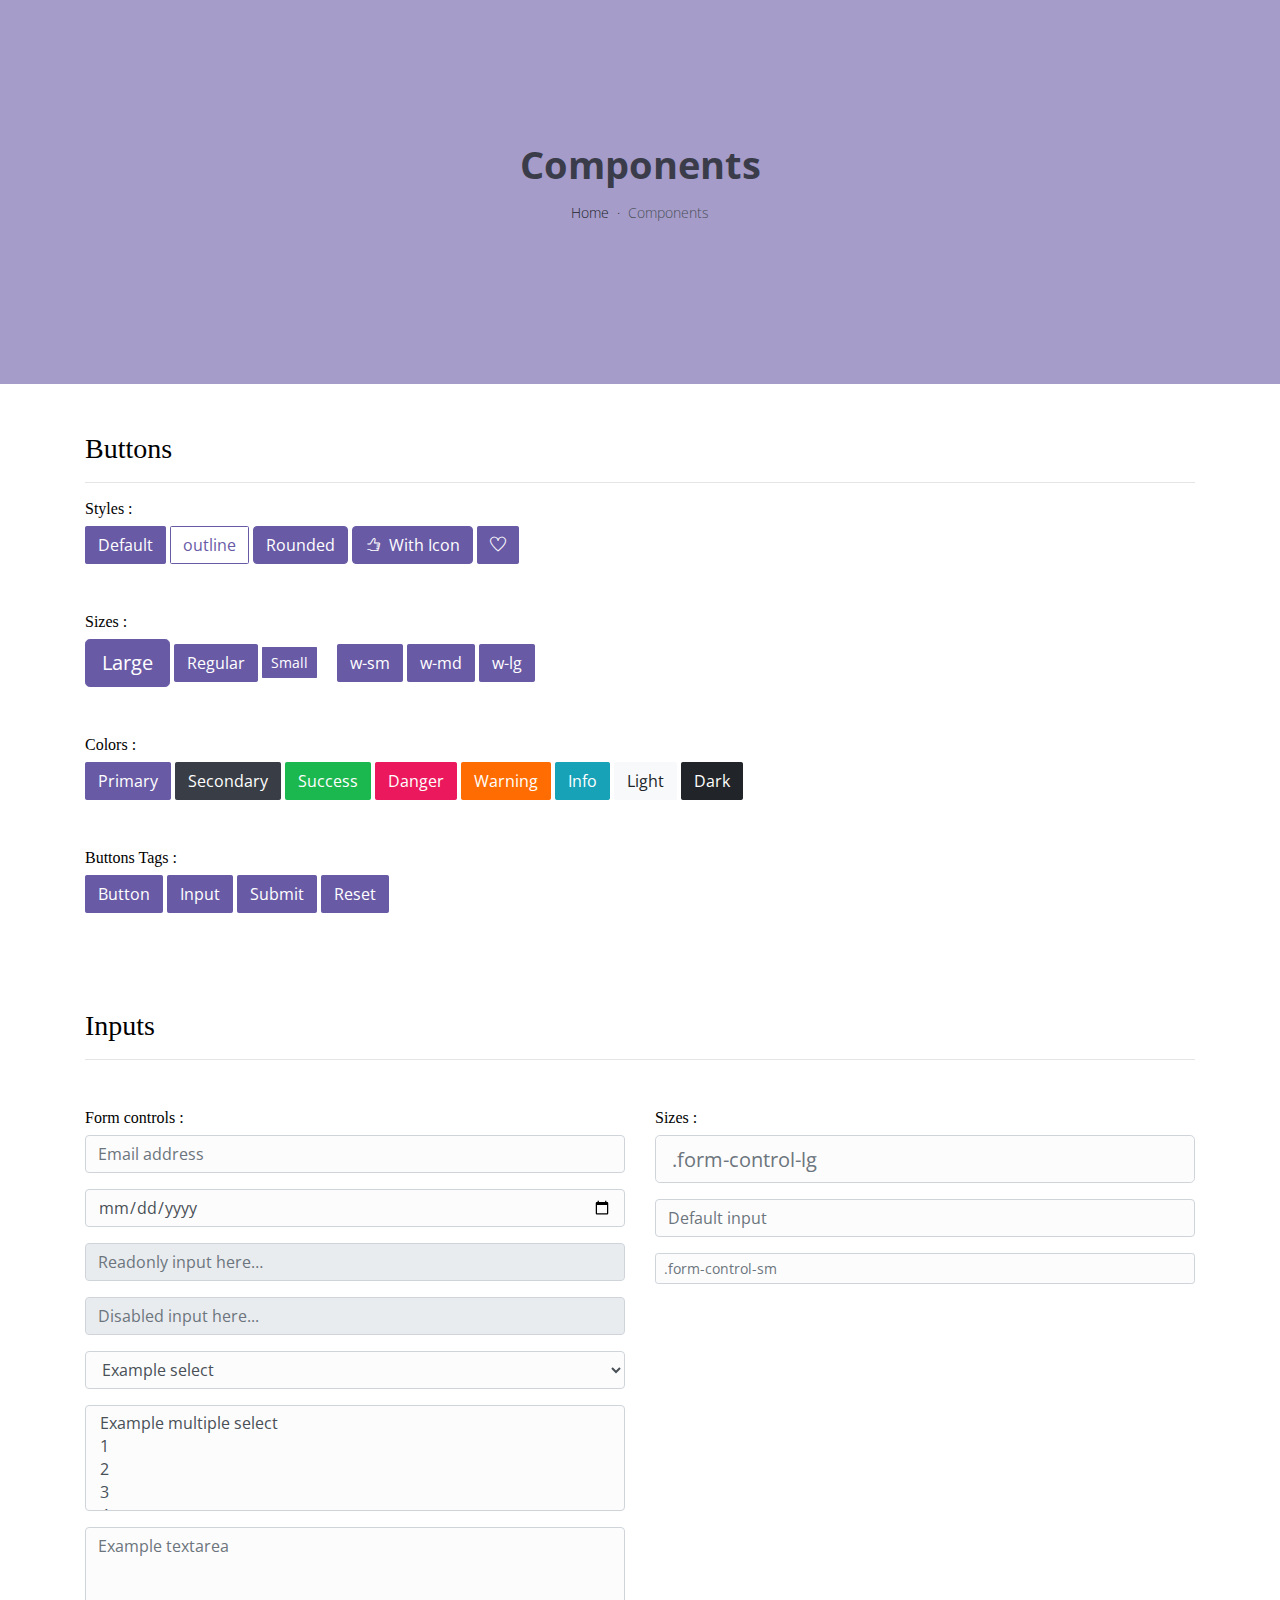
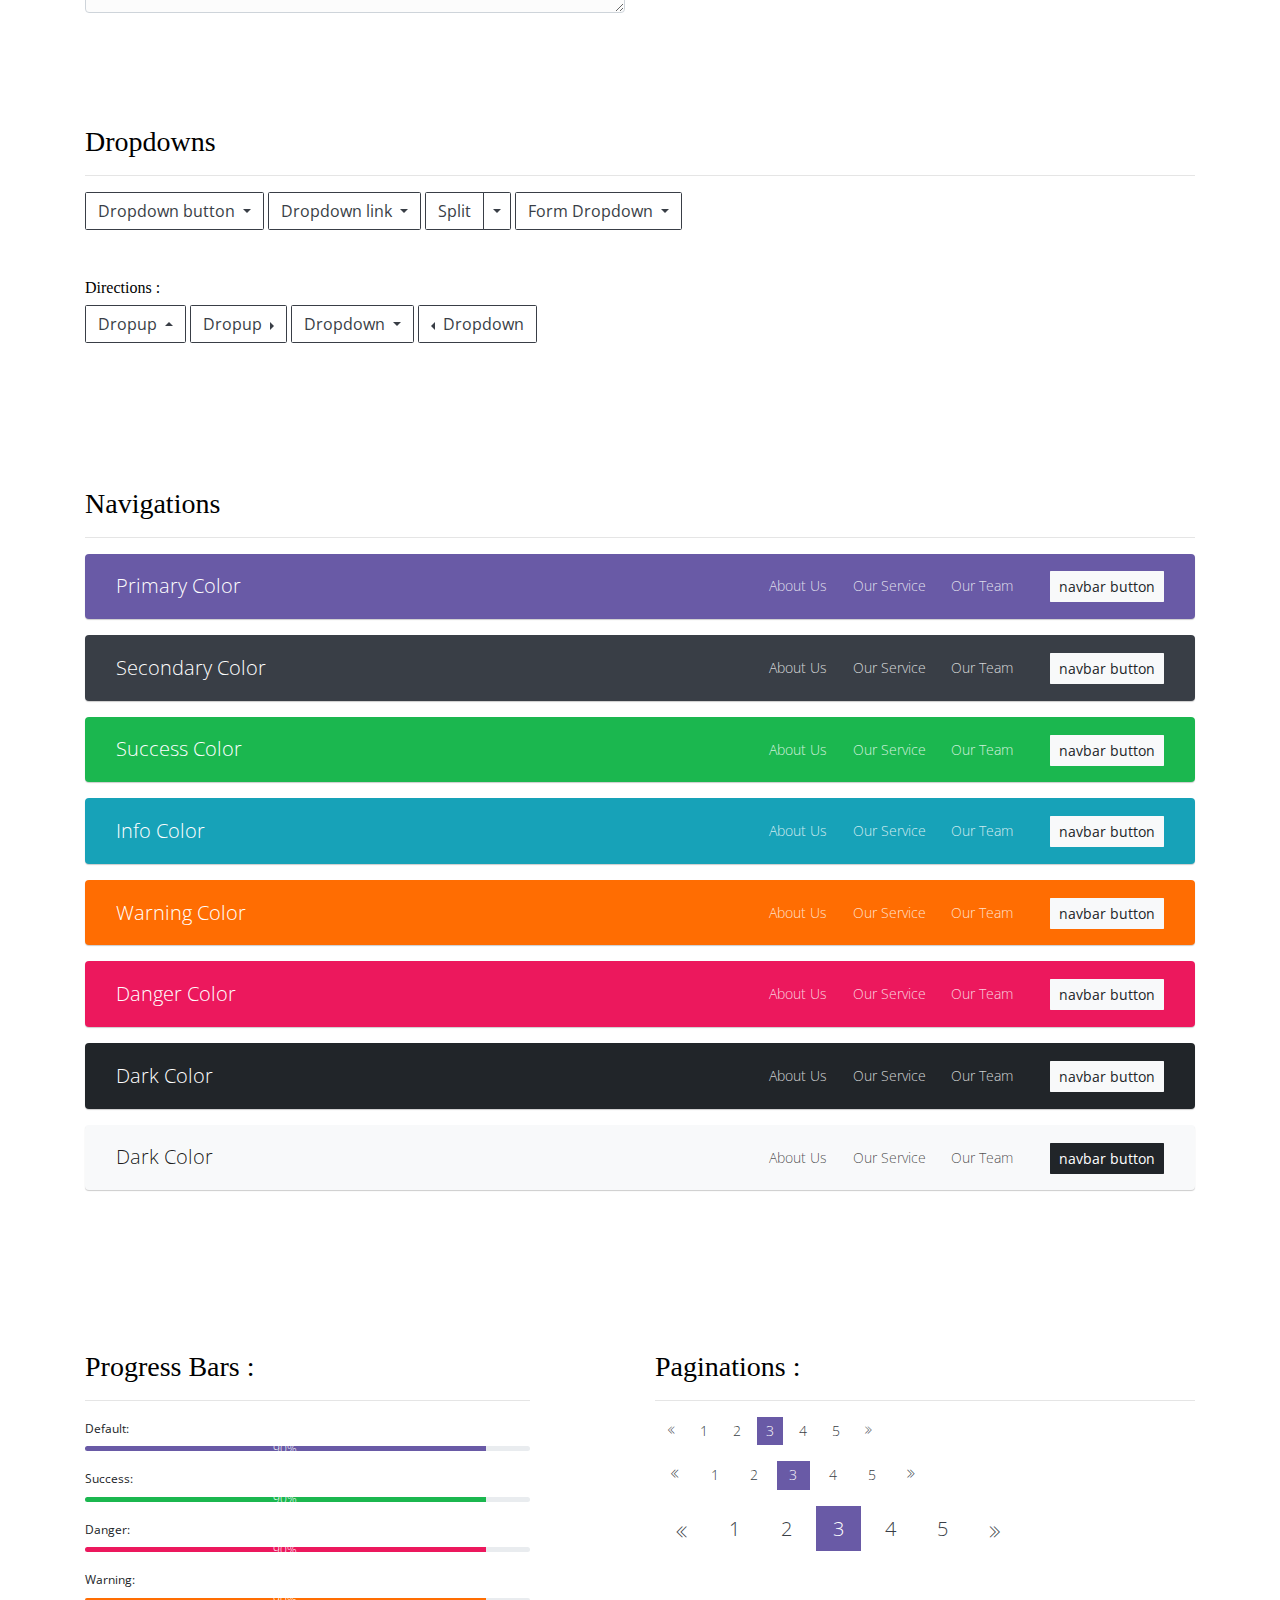
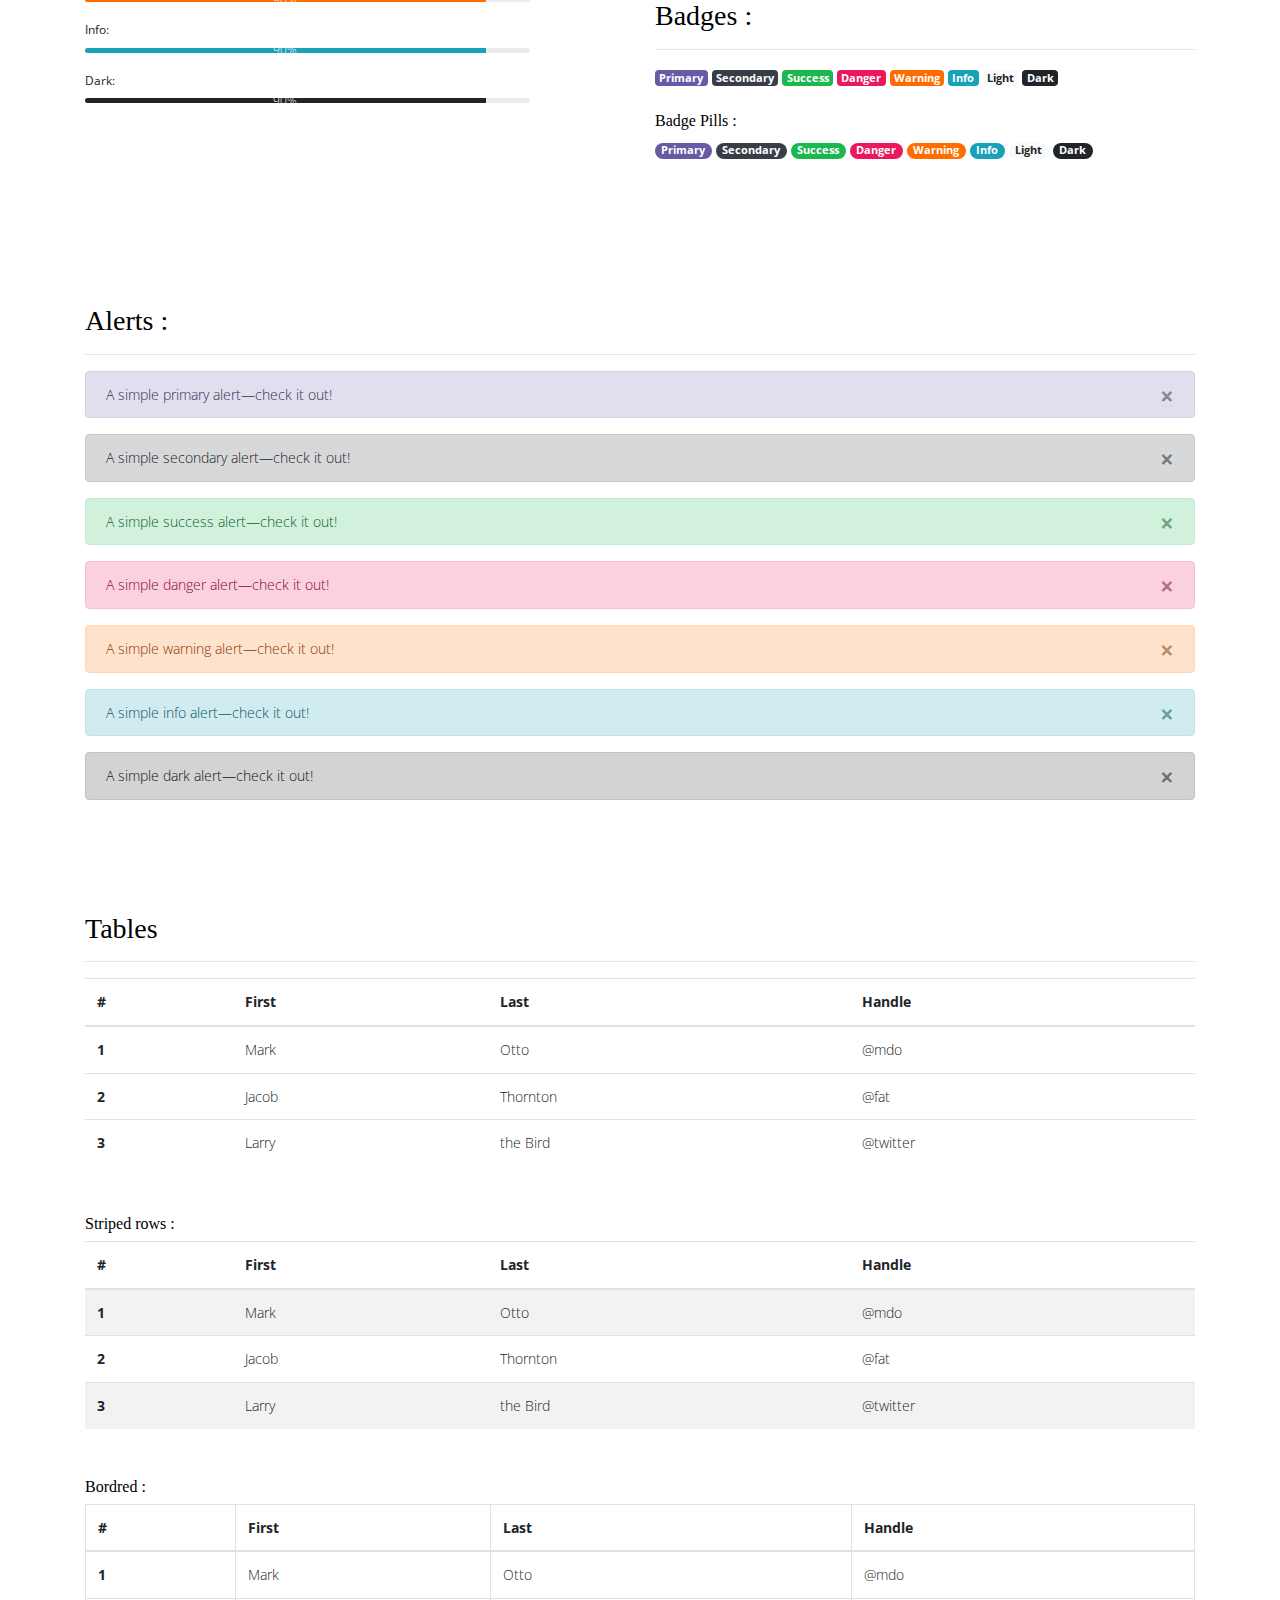
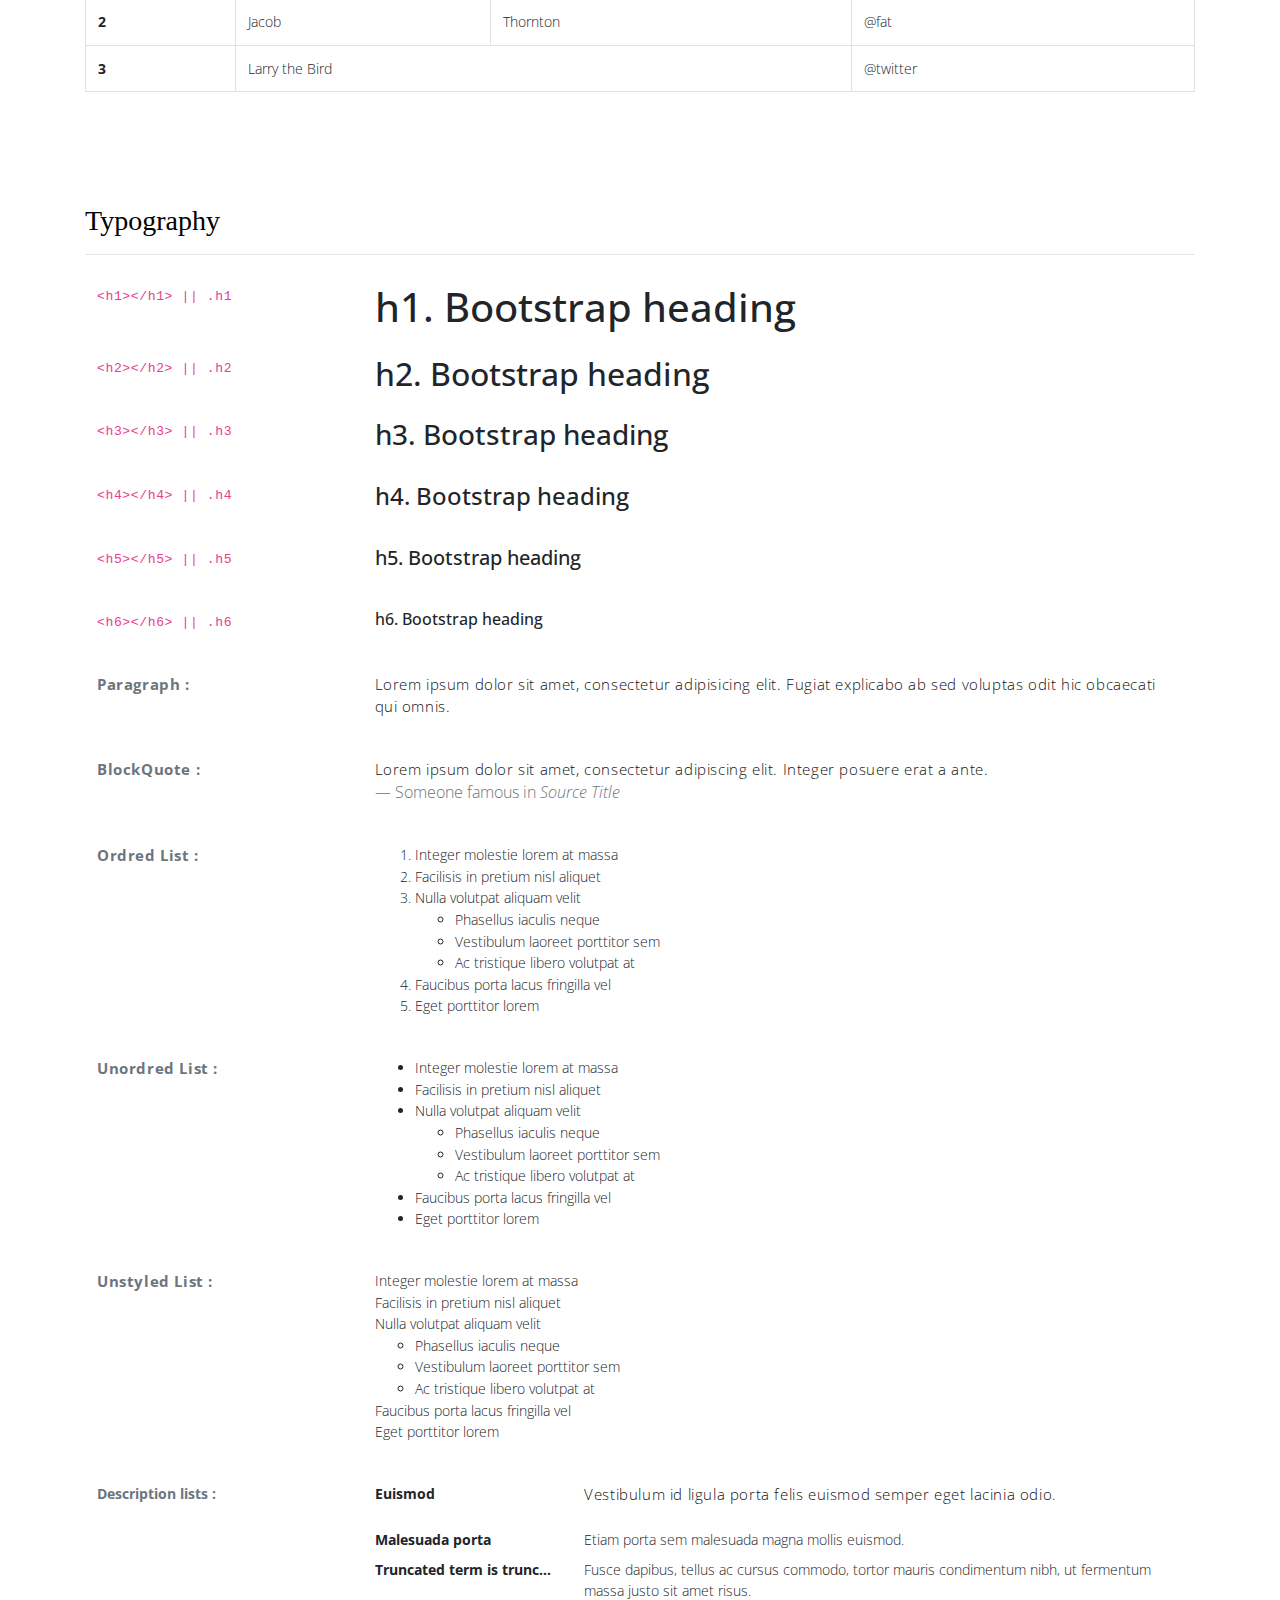
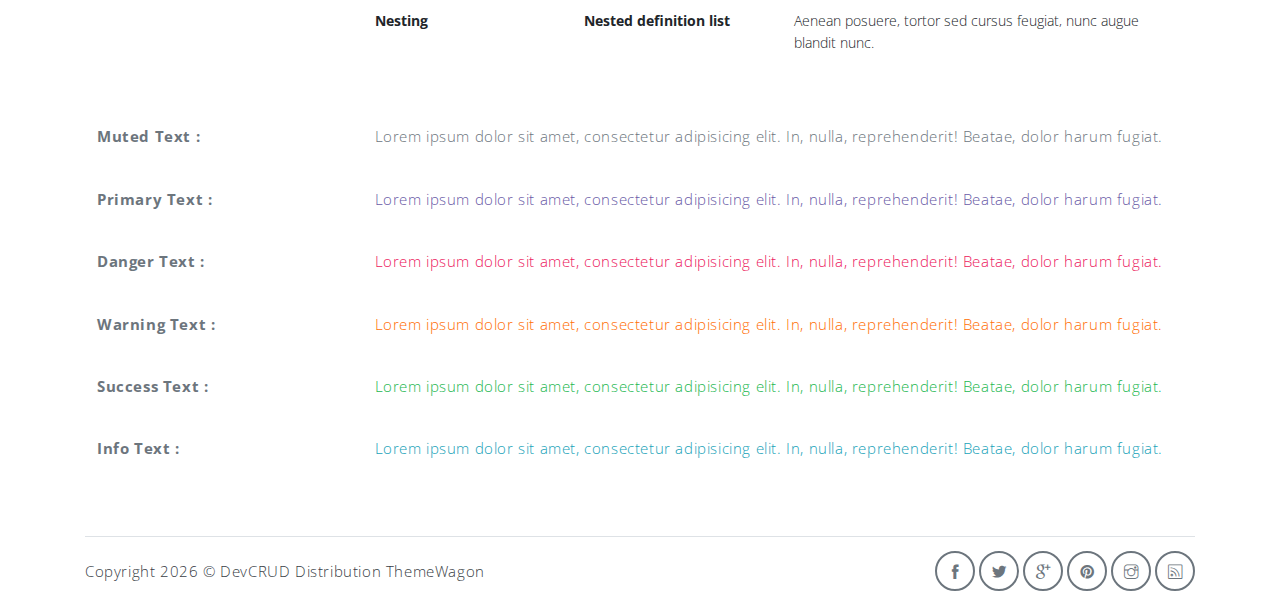
<file: components.html>
<!DOCTYPE html>
<html lang="en">

<head>
   <meta charset="utf-8">
   <meta name="viewport" content="width=device-width, initial-scale=1, shrink-to-fit=no">
   <meta name="description" content="Start your development with Meyawo landing page.">
   <meta name="author" content="Devcrud">
   <title>Meyawo Landing page | Components</title>
   <!-- font icons -->
   <link rel="stylesheet" href="assets/vendors/themify-icons/css/themify-icons.css">
   <!-- Bootstrap + Steller  -->
   <link rel="stylesheet" href="assets/css/meyawo.css">
</head>

<body>

   <!-- Page Header -->
   <header class="header header-mini">
      <div class="header-title">Components</div>
      <nav aria-label="breadcrumb">
         <ol class="breadcrumb">
            <li class="breadcrumb-item"><a href="/">Home</a></li>
            <li class="breadcrumb-item active" aria-current="page">Components</li>
         </ol>
      </nav>
   </header> <!-- End Of Page Header -->

   <!-- main content -->
   <div class="container">

      <!-- Buttons -->
      <h3 class="mt-5">Buttons</h3>
      <hr>
      <h6 class="section-secondary-title">Styles :</h6>
      <button class="btn btn-primary">Default</button>
      <button class="btn btn-outline-primary">outline</button>
      <button class="btn btn-primary rounded">Rounded</button>
      <button class="btn btn-primary rounded"><i class="ti-thumb-up pr-1"></i> With Icon</button>
      <button class="btn btn-primary circle"><i class="ti-heart"></i></button>

      <h6 class="section-secondary-title mt-5">Sizes :</h6>
      <button class="btn btn-primary btn-lg">Large</button>
      <button class="btn btn-primary ">Regular</button>
      <button class="btn btn-primary btn-sm">Small</button>
      <button class="btn btn-primary w-sm ml-3">w-sm</button>
      <button class="btn btn-primary w-md">w-md</button>
      <button class="btn btn-primary w-lg">w-lg</button>

      <h6 class="section-secondary-title mt-5">Colors :</h6>
      <button type="button" class="btn btn-primary">Primary</button>
      <button type="button" class="btn btn-secondary">Secondary</button>
      <button type="button" class="btn btn-success">Success</button>
      <button type="button" class="btn btn-danger">Danger</button>
      <button type="button" class="btn btn-warning">Warning</button>
      <button type="button" class="btn btn-info">Info</button>
      <button type="button" class="btn btn-light">Light</button>
      <button type="button" class="btn btn-dark">Dark</button>

      <h6 class="section-secondary-title mt-5">Buttons Tags :</h6>
      <button class="btn btn-primary" type="submit">Button</button>
      <input class="btn btn-primary" type="button" value="Input">
      <input class="btn btn-primary" type="submit" value="Submit">
      <input class="btn btn-primary" type="reset" value="Reset">

      <!-- devider -->
      <div class="py-5"></div>

      <!-- Inputs -->
      <h3>Inputs</h3>
      <hr>
      <div class="row mt-5">
         <div class="col-md-6">
            <h6 class="section-secondary-title">Form controls :</h6>
            <div class="form-group">
               <input type="email" class="form-control" id="exampleFormControlInput1" placeholder="Email address">
            </div>
            <div class="form-group">
               <input type="date" class="form-control" id="exampleFormControlInput1" placeholder="Date">
            </div>
            <div class="form-group">
               <input class="form-control" type="text" placeholder="Readonly input here…" readonly>
            </div>
            <div class="form-group">
               <input class="form-control" id="disabledInput" type="text" placeholder="Disabled input here..." disabled>
            </div>
            <div class="form-group">
               <select class="form-control" id="exampleFormControlSelect1">
                  <option>Example select</option>
                  <option>1</option>
                  <option>2</option>
                  <option>3</option>
                  <option>4</option>
                  <option>5</option>
               </select>
            </div>
            <div class="form-group">
               <select multiple class="form-control" id="exampleFormControlSelect2">
                  <option>Example multiple select</option>
                  <option>1</option>
                  <option>2</option>
                  <option>3</option>
                  <option>4</option>
                  <option>5</option>
               </select>
            </div>
            <div class="form-group">
               <textarea class="form-control" id="exampleFormControlTextarea1" rows="3"
                  placeholder="Example textarea"></textarea>
            </div>
         </div>
         <div class="col-md-6">
            <h6 class="section-secondary-title">Sizes :</h6>
            <div class="form-group">
               <input class="form-control form-control-lg" type="text" placeholder=".form-control-lg">
            </div>
            <div class="form-group">
               <input class="form-control" type="text" placeholder="Default input">
            </div>
            <div class="form-group">
               <input class="form-control form-control-sm" type="text" placeholder=".form-control-sm">
            </div>
         </div>
      </div> <!-- end of inputs -->

      <!-- devider -->
      <div class="py-5"></div>

      <!-- Dropdowns -->
      <h3 class="components-section-title font-weight-normal">Dropdowns</h3>
      <hr>
      <div class="dropdown d-inline-block">
         <button class="btn btn-outline-secondary dropdown-toggle" type="button" id="dropdownMenuButton"
            data-toggle="dropdown" aria-haspopup="true" aria-expanded="false">
            Dropdown button
         </button>
         <div class="dropdown-menu" aria-labelledby="dropdownMenuButton">
            <a class="dropdown-item" href="#">Action</a>
            <a class="dropdown-item" href="#">Another action</a>
            <a class="dropdown-item" href="#">Something else here</a>
         </div>
      </div>
      <div class="dropdown d-inline-block">
         <a class="btn btn-outline-secondary dropdown-toggle" href="#" role="button" id="dropdownMenuLink"
            data-toggle="dropdown" aria-haspopup="true" aria-expanded="false">
            Dropdown link
         </a>
         <div class="dropdown-menu" aria-labelledby="dropdownMenuLink">
            <a class="dropdown-item" href="#">Action</a>
            <a class="dropdown-item" href="#">Another action</a>
            <a class="dropdown-item" href="#">Something else here</a>
         </div>
      </div>
      <div class="btn-group">
         <button type="button" class="btn btn-outline-secondary">Split</button>
         <button type="button" class="btn btn-outline-secondary dropdown-toggle dropdown-toggle-split"
            data-toggle="dropdown" aria-haspopup="true" aria-expanded="false">
            <span class="sr-only">Toggle Dropdown</span>
         </button>
         <div class="dropdown-menu">
            <a class="dropdown-item" href="#">Action</a>
            <a class="dropdown-item" href="#">Another action</a>
            <a class="dropdown-item" href="#">Something else here</a>
            <div class="dropdown-divider"></div>
            <a class="dropdown-item" href="#">Separated link</a>
         </div>
      </div>
      <div class="btn-group">
         <button class="btn btn-outline-secondary dropdown-toggle" type="button" id="dropdownMenuButton"
            data-toggle="dropdown" aria-haspopup="true" aria-expanded="false">
            Form Dropdown
         </button>
         <div class="dropdown-menu form">
            <form class="px-4 py-3">
               <div class="form-group">
                  <input type="email" class="form-control" id="exampleDropdownFormEmail1"
                     placeholder="email@example.com">
               </div>
               <div class="form-group">
                  <input type="password" class="form-control" id="exampleDropdownFormPassword1" placeholder="Password">
               </div>
               <div class="form-check mb-3">
                  <input type="checkbox" class="form-check-input" id="dropdownCheck">
                  <label class="form-check-label" for="dropdownCheck">
                     Remember me
                  </label>
               </div>
               <button type="submit" class="btn btn-primary btn-block">Sign in</button>
            </form>
            <div class="dropdown-divider"></div>
            <a class="dropdown-item" href="#"><small>New around here? Sign up</small></a>
            <a class="dropdown-item" href="#"><small>Forgot password?</small></a>
         </div>
      </div>
      <h6 class="section-secondary-title mt-5">Directions :</h6>
      <div class="btn-group dropup">
         <button type="button" class="btn btn-outline-secondary dropdown-toggle" data-toggle="dropdown"
            aria-haspopup="true" aria-expanded="false">
            Dropup
         </button>
         <div class="dropdown-menu">
            <a class="dropdown-item" href="#">Action</a>
            <a class="dropdown-item" href="#">Another action</a>
            <a class="dropdown-item" href="#">Something else here</a>
            <div class="dropdown-divider"></div>
            <a class="dropdown-item" href="#">Separated link</a>
         </div>
      </div>
      <div class="btn-group dropright">
         <button type="button" class="btn btn-outline-secondary dropdown-toggle" data-toggle="dropdown"
            aria-haspopup="true" aria-expanded="false">
            Dropup
         </button>
         <div class="dropdown-menu">
            <a class="dropdown-item" href="#">Action</a>
            <a class="dropdown-item" href="#">Another action</a>
            <a class="dropdown-item" href="#">Something else here</a>
            <div class="dropdown-divider"></div>
            <a class="dropdown-item" href="#">Separated link</a>
         </div>
      </div>
      <div class="btn-group">
         <button type="button" class="btn btn-outline-secondary dropdown-toggle" data-toggle="dropdown"
            aria-haspopup="true" aria-expanded="false">
            Dropdown
         </button>
         <div class="dropdown-menu">
            <a class="dropdown-item" href="#">Action</a>
            <a class="dropdown-item" href="#">Another action</a>
            <a class="dropdown-item" href="#">Something else here</a>
            <div class="dropdown-divider"></div>
            <a class="dropdown-item" href="#">Separated link</a>
         </div>
      </div>
      <div class="btn-group dropleft">
         <button type="button" class="btn btn-outline-secondary dropdown-toggle" data-toggle="dropdown"
            aria-haspopup="true" aria-expanded="false">
            Dropdown
         </button>
         <div class="dropdown-menu">
            <a class="dropdown-item" href="#">Action</a>
            <a class="dropdown-item" href="#">Another action</a>
            <a class="dropdown-item" href="#">Something else here</a>
            <div class="dropdown-divider"></div>
            <a class="dropdown-item" href="#">Separated link</a>
         </div>
      </div> <!-- end of Dropdowns -->

      <!-- devider -->
      <div class="py-5"></div>

      <!-- navbars -->
      <h3 class="components-section-title font-weight-normal mt-5">Navigations</h3>
      <hr>
      <nav class="navbar navbar-expand-sm navbar-dark bg-primary rounded shadow mb-3">
         <div class="container">
            <a class="navbar-brand" href="#">Primary Color</a>
            <button class="navbar-toggler ml-auto" type="button" data-toggle="collapse"
               data-target="#navbarSupportedContent" aria-controls="navbarSupportedContent" aria-expanded="false"
               aria-label="Toggle navigation">
               <span class="navbar-toggler-icon"></span>
            </button>
            <div class="collapse navbar-collapse" id="navbarSupportedContent">
               <ul class="navbar-nav ml-auto">
                  <li class="nav-item">
                     <a class="nav-link" href="#about">About Us</a>
                  </li>
                  <li class="nav-item">
                     <a class="nav-link" href="#service">Our Service</a>
                  </li>
                  <li class="nav-item">
                     <a class="nav-link" href="#team">Our Team</a>
                  </li>
                  <li class="nav-item">
                     <a href="#book-table" class="ml-4 mt-1 btn btn-light btn-sm">navbar button</a>
                  </li>
               </ul>
            </div>
         </div>
      </nav>
      <nav class="navbar navbar-expand-sm navbar-dark bg-secondary rounded shadow mb-3">
         <div class="container">
            <a class="navbar-brand" href="#">Secondary Color</a>
            <button class="navbar-toggler ml-auto" type="button" data-toggle="collapse"
               data-target="#navbarSupportedContent" aria-controls="navbarSupportedContent" aria-expanded="false"
               aria-label="Toggle navigation">
               <span class="navbar-toggler-icon"></span>
            </button>
            <div class="collapse navbar-collapse" id="navbarSupportedContent">
               <ul class="navbar-nav ml-auto">
                  <li class="nav-item">
                     <a class="nav-link" href="#about">About Us</a>
                  </li>
                  <li class="nav-item">
                     <a class="nav-link" href="#service">Our Service</a>
                  </li>
                  <li class="nav-item">
                     <a class="nav-link" href="#team">Our Team</a>
                  </li>
                  <li class="nav-item">
                     <a href="#book-table" class="ml-4 mt-1 btn btn-light btn-sm">navbar button</a>
                  </li>
               </ul>
            </div>
         </div>
      </nav>
      <nav class="navbar navbar-expand-sm navbar-dark bg-success rounded shadow mb-3">
         <div class="container">
            <a class="navbar-brand" href="#">Success Color</a>
            <button class="navbar-toggler ml-auto" type="button" data-toggle="collapse"
               data-target="#navbarSupportedContent" aria-controls="navbarSupportedContent" aria-expanded="false"
               aria-label="Toggle navigation">
               <span class="navbar-toggler-icon"></span>
            </button>
            <div class="collapse navbar-collapse" id="navbarSupportedContent">
               <ul class="navbar-nav ml-auto">
                  <li class="nav-item">
                     <a class="nav-link" href="#about">About Us</a>
                  </li>
                  <li class="nav-item">
                     <a class="nav-link" href="#service">Our Service</a>
                  </li>
                  <li class="nav-item">
                     <a class="nav-link" href="#team">Our Team</a>
                  </li>
                  <li class="nav-item">
                     <a href="#book-table" class="ml-4 mt-1 btn btn-light btn-sm">navbar button</a>
                  </li>
               </ul>
            </div>
         </div>
      </nav>
      <nav class="navbar navbar-expand-sm navbar-dark bg-info rounded shadow mb-3">
         <div class="container">
            <a class="navbar-brand" href="#">Info Color</a>
            <button class="navbar-toggler ml-auto" type="button" data-toggle="collapse"
               data-target="#navbarSupportedContent" aria-controls="navbarSupportedContent" aria-expanded="false"
               aria-label="Toggle navigation">
               <span class="navbar-toggler-icon"></span>
            </button>
            <div class="collapse navbar-collapse" id="navbarSupportedContent">
               <ul class="navbar-nav ml-auto">
                  <li class="nav-item">
                     <a class="nav-link" href="#about">About Us</a>
                  </li>
                  <li class="nav-item">
                     <a class="nav-link" href="#service">Our Service</a>
                  </li>
                  <li class="nav-item">
                     <a class="nav-link" href="#team">Our Team</a>
                  </li>
                  <li class="nav-item">
                     <a href="#book-table" class="ml-4 mt-1 btn btn-light btn-sm">navbar button</a>
                  </li>
               </ul>
            </div>
         </div>
      </nav>
      <nav class="navbar navbar-expand-sm navbar-dark bg-warning rounded shadow mb-3">
         <div class="container">
            <a class="navbar-brand" href="#">Warning Color</a>
            <button class="navbar-toggler ml-auto" type="button" data-toggle="collapse"
               data-target="#navbarSupportedContent" aria-controls="navbarSupportedContent" aria-expanded="false"
               aria-label="Toggle navigation">
               <span class="navbar-toggler-icon"></span>
            </button>
            <div class="collapse navbar-collapse" id="navbarSupportedContent">
               <ul class="navbar-nav ml-auto">
                  <li class="nav-item">
                     <a class="nav-link" href="#about">About Us</a>
                  </li>
                  <li class="nav-item">
                     <a class="nav-link" href="#service">Our Service</a>
                  </li>
                  <li class="nav-item">
                     <a class="nav-link" href="#team">Our Team</a>
                  </li>
                  <li class="nav-item">
                     <a href="#book-table" class="ml-4 mt-1 btn btn-light btn-sm">navbar button</a>
                  </li>
               </ul>
            </div>
         </div>
      </nav>
      <nav class="navbar navbar-expand-sm navbar-dark bg-danger rounded shadow mb-3">
         <div class="container">
            <a class="navbar-brand" href="#">Danger Color</a>
            <button class="navbar-toggler ml-auto" type="button" data-toggle="collapse"
               data-target="#navbarSupportedContent" aria-controls="navbarSupportedContent" aria-expanded="false"
               aria-label="Toggle navigation">
               <span class="navbar-toggler-icon"></span>
            </button>
            <div class="collapse navbar-collapse" id="navbarSupportedContent">
               <ul class="navbar-nav ml-auto">
                  <li class="nav-item">
                     <a class="nav-link" href="#about">About Us</a>
                  </li>
                  <li class="nav-item">
                     <a class="nav-link" href="#service">Our Service</a>
                  </li>
                  <li class="nav-item">
                     <a class="nav-link" href="#team">Our Team</a>
                  </li>
                  <li class="nav-item">
                     <a href="#book-table" class="ml-4 mt-1 btn btn-light btn-sm">navbar button</a>
                  </li>
               </ul>
            </div>
         </div>
      </nav>
      <nav class="navbar navbar-expand-sm navbar-dark bg-dark rounded shadow mb-3">
         <div class="container">
            <a class="navbar-brand" href="#">Dark Color</a>
            <button class="navbar-toggler ml-auto" type="button" data-toggle="collapse"
               data-target="#navbarSupportedContent" aria-controls="navbarSupportedContent" aria-expanded="false"
               aria-label="Toggle navigation">
               <span class="navbar-toggler-icon"></span>
            </button>
            <div class="collapse navbar-collapse" id="navbarSupportedContent">
               <ul class="navbar-nav ml-auto">
                  <li class="nav-item">
                     <a class="nav-link" href="#about">About Us</a>
                  </li>
                  <li class="nav-item">
                     <a class="nav-link" href="#service">Our Service</a>
                  </li>
                  <li class="nav-item">
                     <a class="nav-link" href="#team">Our Team</a>
                  </li>
                  <li class="nav-item">
                     <a href="#book-table" class="ml-4 mt-1 btn btn-light btn-sm">navbar button</a>
                  </li>
               </ul>
            </div>
         </div>
      </nav>
      <nav class="navbar navbar-expand-sm navbar-light bg-light rounded shadow mb-3">
         <div class="container">
            <a class="navbar-brand" href="#">Dark Color</a>
            <button class="navbar-toggler ml-auto" type="button" data-toggle="collapse"
               data-target="#navbarSupportedContent" aria-controls="navbarSupportedContent" aria-expanded="false"
               aria-label="Toggle navigation">
               <span class="navbar-toggler-icon"></span>
            </button>
            <div class="collapse navbar-collapse" id="navbarSupportedContent">
               <ul class="navbar-nav ml-auto">
                  <li class="nav-item">
                     <a class="nav-link" href="#about">About Us</a>
                  </li>
                  <li class="nav-item">
                     <a class="nav-link" href="#service">Our Service</a>
                  </li>
                  <li class="nav-item">
                     <a class="nav-link" href="#team">Our Team</a>
                  </li>
                  <li class="nav-item">
                     <a href="#book-table" class="ml-4 mt-1 btn btn-dark btn-sm">navbar button</a>
                  </li>
               </ul>
            </div>
         </div>
      </nav>
      <!-- End of navbars -->

      <!-- devider -->
      <div class="py-5"></div>

      <!-- progress bars -->
      <div class="row justify-content-between">
         <div class="col-md-5">
            <h3 class="components-section-title font-weight-normal mt-5">Progress Bars :</h3>
            <hr>
            <small>Default: </small>
            <div class="progress mt-2 mb-3">
               <div class="progress-bar" role="progressbar" style="width: 90%" aria-valuenow="25" aria-valuemin="0"
                  aria-valuemax="100"><span>90%</span></div>
            </div>
            <small>Success:</small>
            <div class="progress mt-2 mb-3">
               <div class="progress-bar bg-success" role="progressbar" style="width: 90%" aria-valuenow="25"
                  aria-valuemin="0" aria-valuemax="100"><span>90%</span></div>
            </div>
            <small>Danger:</small>
            <div class="progress mt-2 mb-3">
               <div class="progress-bar bg-danger" role="progressbar" style="width: 90%" aria-valuenow="25"
                  aria-valuemin="0" aria-valuemax="100"><span>90%</span></div>
            </div>
            <small>Warning:</small>
            <div class="progress mt-2 mb-3">
               <div class="progress-bar bg-warning" role="progressbar" style="width: 90%" aria-valuenow="25"
                  aria-valuemin="0" aria-valuemax="100"><span>90%</span></div>
            </div>
            <small>Info:</small>
            <div class="progress mt-2 mb-3">
               <div class="progress-bar bg-info" role="progressbar" style="width: 90%" aria-valuenow="25"
                  aria-valuemin="0" aria-valuemax="100"><span>90%</span></div>
            </div>
            <small>Dark:</small>
            <div class="progress mt-2 mb-3">
               <div class="progress-bar bg-dark" role="progressbar" style="width: 90%" aria-valuenow="25"
                  aria-valuemin="0" aria-valuemax="100"><span>90%</span></div>
            </div>
         </div>
         <div class="col-md-6">
            <h3 class="components-section-title font-weight-normal mt-5">Paginations :</h3>
            <hr>
            <nav aria-label="Page navigation example">
               <ul class="pagination pagination-sm">
                  <li class="page-item"><a class="page-link" href="#"><i class="ti-angle-double-left"></i></a></li>
                  <li class="page-item"><a class="page-link" href="#">1</a></li>
                  <li class="page-item"><a class="page-link" href="#">2</a></li>
                  <li class="page-item active"><a class="page-link" href="#">3</a></li>
                  <li class="page-item"><a class="page-link" href="#">4</a></li>
                  <li class="page-item"><a class="page-link" href="#">5</a></li>
                  <li class="page-item"><a class="page-link" href="#"><i class="ti-angle-double-right"></i></a></li>
               </ul>
            </nav>
            <nav aria-label="Page navigation example">
               <ul class="pagination">
                  <li class="page-item"><a class="page-link" href="#"><i class="ti-angle-double-left"></i></a></li>
                  <li class="page-item"><a class="page-link" href="#">1</a></li>
                  <li class="page-item"><a class="page-link" href="#">2</a></li>
                  <li class="page-item active"><a class="page-link" href="#">3</a></li>
                  <li class="page-item"><a class="page-link" href="#">4</a></li>
                  <li class="page-item"><a class="page-link" href="#">5</a></li>
                  <li class="page-item"><a class="page-link" href="#"><i class="ti-angle-double-right"></i></a></li>
               </ul>
            </nav>
            <nav aria-label="Page navigation example">
               <ul class="pagination pagination-lg">
                  <li class="page-item"><a class="page-link" href="#"><i class="ti-angle-double-left"></i></a></li>
                  <li class="page-item"><a class="page-link" href="#">1</a></li>
                  <li class="page-item"><a class="page-link" href="#">2</a></li>
                  <li class="page-item active"><a class="page-link" href="#">3</a></li>
                  <li class="page-item"><a class="page-link" href="#">4</a></li>
                  <li class="page-item"><a class="page-link" href="#">5</a></li>
                  <li class="page-item"><a class="page-link" href="#"><i class="ti-angle-double-right"></i></a></li>
               </ul>
            </nav>

            <!-- Badges -->
            <h3 class="components-section-title font-weight-normal mt-5">Badges :</h3>
            <hr>
            <span class="badge badge-primary">Primary</span>
            <span class="badge badge-secondary">Secondary</span>
            <span class="badge badge-success">Success</span>
            <span class="badge badge-danger">Danger</span>
            <span class="badge badge-warning">Warning</span>
            <span class="badge badge-info">Info</span>
            <span class="badge badge-light">Light</span>
            <span class="badge badge-dark">Dark</span>
            <h6 class="section-secondary-title mt-4 mb-2">Badge Pills :</h6>
            <span class="badge badge-pill badge-primary">Primary</span>
            <span class="badge badge-pill badge-secondary">Secondary</span>
            <span class="badge badge-pill badge-success">Success</span>
            <span class="badge badge-pill badge-danger">Danger</span>
            <span class="badge badge-pill badge-warning">Warning</span>
            <span class="badge badge-pill badge-info">Info</span>
            <span class="badge badge-pill badge-light">Light</span>
            <span class="badge badge-pill badge-dark">Dark</span>
         </div>
      </div> <!-- End of Progress bars -->

      <!-- devider -->
      <div class="py-5"></div>

      <!-- Alerts -->
      <h3 class="components-section-title font-weight-normal mt-5">Alerts :</h3>
      <hr>
      <div class="alert alert-primary alert-dismissible fade show" role="alert">
         A simple primary alert—check it out!
         <button type="button" class="close" data-dismiss="alert" aria-label="Close">
            <span aria-hidden="true">&times;</span>
         </button>
      </div>
      <div class="alert alert-secondary alert-dismissible fade show" role="alert">
         A simple secondary alert—check it out!
         <button type="button" class="close" data-dismiss="alert" aria-label="Close">
            <span aria-hidden="true">&times;</span>
         </button>
      </div>
      <div class="alert alert-success alert-dismissible fade show" role="alert">
         A simple success alert—check it out!
         <button type="button" class="close" data-dismiss="alert" aria-label="Close">
            <span aria-hidden="true">&times;</span>
         </button>
      </div>
      <div class="alert alert-danger alert-dismissible fade show" role="alert">
         A simple danger alert—check it out!
         <button type="button" class="close" data-dismiss="alert" aria-label="Close">
            <span aria-hidden="true">&times;</span>
         </button>
      </div>
      <div class="alert alert-warning alert-dismissible fade show" role="alert">
         A simple warning alert—check it out!
         <button type="button" class="close" data-dismiss="alert" aria-label="Close">
            <span aria-hidden="true">&times;</span>
         </button>
      </div>
      <div class="alert alert-info alert-dismissible fade show" role="alert">
         A simple info alert—check it out!
         <button type="button" class="close" data-dismiss="alert" aria-label="Close">
            <span aria-hidden="true">&times;</span>
         </button>
      </div>
      <div class="alert alert-dark alert-dismissible fade show" role="alert">
         A simple dark alert—check it out!
         <button type="button" class="close" data-dismiss="alert" aria-label="Close">
            <span aria-hidden="true">&times;</span>
         </button>
      </div>
      <!-- end of alerts -->

      <!-- devider -->
      <div class="py-5"></div>

      <!-- tables -->
      <h3 class="components-section-title">Tables</h3>
      <hr>
      <table class="table">
         <thead>
            <tr>
               <th scope="col">#</th>
               <th scope="col">First</th>
               <th scope="col">Last</th>
               <th scope="col">Handle</th>
            </tr>
         </thead>
         <tbody>
            <tr>
               <th scope="row">1</th>
               <td>Mark</td>
               <td>Otto</td>
               <td>@mdo</td>
            </tr>
            <tr>
               <th scope="row">2</th>
               <td>Jacob</td>
               <td>Thornton</td>
               <td>@fat</td>
            </tr>
            <tr>
               <th scope="row">3</th>
               <td>Larry</td>
               <td>the Bird</td>
               <td>@twitter</td>
            </tr>
         </tbody>
      </table>

      <h6 class="section-secondary-title mt-5">Striped rows :</h6>
      <table class="table table-striped">
         <thead>
            <tr>
               <th scope="col">#</th>
               <th scope="col">First</th>
               <th scope="col">Last</th>
               <th scope="col">Handle</th>
            </tr>
         </thead>
         <tbody>
            <tr>
               <th scope="row">1</th>
               <td>Mark</td>
               <td>Otto</td>
               <td>@mdo</td>
            </tr>
            <tr>
               <th scope="row">2</th>
               <td>Jacob</td>
               <td>Thornton</td>
               <td>@fat</td>
            </tr>
            <tr>
               <th scope="row">3</th>
               <td>Larry</td>
               <td>the Bird</td>
               <td>@twitter</td>
            </tr>
         </tbody>
      </table>

      <h6 class="section-secondary-title mt-5">Bordred :</h6>
      <table class="table table-bordered">
         <thead>
            <tr>
               <th scope="col">#</th>
               <th scope="col">First</th>
               <th scope="col">Last</th>
               <th scope="col">Handle</th>
            </tr>
         </thead>
         <tbody>
            <tr>
               <th scope="row">1</th>
               <td>Mark</td>
               <td>Otto</td>
               <td>@mdo</td>
            </tr>
            <tr>
               <th scope="row">2</th>
               <td>Jacob</td>
               <td>Thornton</td>
               <td>@fat</td>
            </tr>
            <tr>
               <th scope="row">3</th>
               <td colspan="2">Larry the Bird</td>
               <td>@twitter</td>
            </tr>
         </tbody>
      </table>
      <!-- end of tables -->

      <!-- devider -->
      <div class="py-5"></div>

      <!-- typography -->
      <h3 class="components-section-title">Typography</h3>
      <hr>
      <table class="table table-borderless v-align-center">
         <tbody>
            <tr>
               <td>
                  <p><code class="highlighter-rouge">&lt;h1&gt;&lt;/h1&gt; || .h1</code></p>
               </td>
               <td class="w-75"><span class="h1">h1. Bootstrap heading</span></td>
            </tr>
            <tr>
               <td>
                  <p><code class="highlighter-rouge">&lt;h2&gt;&lt;/h2&gt; || .h2</code></p>
               </td>
               <td><span class="h2">h2. Bootstrap heading</span></td>
            </tr>
            <tr>
               <td>
                  <p><code class="highlighter-rouge">&lt;h3&gt;&lt;/h3&gt; || .h3</code></p>
               </td>
               <td><span class="h3">h3. Bootstrap heading</span></td>
            </tr>
            <tr>
               <td>
                  <p><code class="highlighter-rouge">&lt;h4&gt;&lt;/h4&gt; || .h4</code></p>
               </td>
               <td><span class="h4">h4. Bootstrap heading</span></td>
            </tr>
            <tr>
               <td>
                  <p><code class="highlighter-rouge">&lt;h5&gt;&lt;/h5&gt; || .h5</code></p>
               </td>
               <td><span class="h5">h5. Bootstrap heading</span></td>
            </tr>
            <tr>
               <td>
                  <p><code class="highlighter-rouge">&lt;h6&gt;&lt;/h6&gt; || .h6</code></p>
               </td>
               <td><span class="h6">h6. Bootstrap heading</span></td>
            </tr>
            <tr>
               <td>
                  <p class="font-weight-bold text-muted">Paragraph :</p>
               </td>
               <td>
                  <p>Lorem ipsum dolor sit amet, consectetur adipisicing elit. Fugiat explicabo ab sed voluptas odit hic
                     obcaecati qui omnis.</p>
               </td>
            </tr>
            <tr>
               <td>
                  <p class="font-weight-bold text-muted">BlockQuote :</p>
               </td>
               <td>
                  <blockquote class="blockquote">
                     <p class="mb-0">Lorem ipsum dolor sit amet, consectetur adipiscing elit. Integer posuere erat a
                        ante.</p>
                     <footer class="blockquote-footer">Someone famous in <cite title="Source Title">Source Title</cite>
                     </footer>
                  </blockquote>
               </td>
            </tr>

            <tr>
               <td>
                  <p class="font-weight-bold text-muted">Ordred List :</p>
               </td>
               <td>
                  <ol>
                     <li>Integer molestie lorem at massa</li>
                     <li>Facilisis in pretium nisl aliquet</li>
                     <li>Nulla volutpat aliquam velit
                        <ul>
                           <li>Phasellus iaculis neque</li>
                           <li>Vestibulum laoreet porttitor sem</li>
                           <li>Ac tristique libero volutpat at</li>
                        </ul>
                     </li>
                     <li>Faucibus porta lacus fringilla vel</li>
                     <li>Eget porttitor lorem</li>
                  </ol>
               </td>
            </tr>
            <tr>
               <td>
                  <p class="font-weight-bold text-muted">Unordred List :</p>
               </td>
               <td>
                  <ul>
                     <li>Integer molestie lorem at massa</li>
                     <li>Facilisis in pretium nisl aliquet</li>
                     <li>Nulla volutpat aliquam velit
                        <ul>
                           <li>Phasellus iaculis neque</li>
                           <li>Vestibulum laoreet porttitor sem</li>
                           <li>Ac tristique libero volutpat at</li>
                        </ul>
                     </li>
                     <li>Faucibus porta lacus fringilla vel</li>
                     <li>Eget porttitor lorem</li>
                  </ul>
               </td>
            </tr>
            <tr>
               <td>
                  <p class="font-weight-bold text-muted">Unstyled List :</p>
               </td>
               <td>
                  <ul class="list-unstyled">
                     <li>Integer molestie lorem at massa</li>
                     <li>Facilisis in pretium nisl aliquet</li>
                     <li>Nulla volutpat aliquam velit
                        <ul>
                           <li>Phasellus iaculis neque</li>
                           <li>Vestibulum laoreet porttitor sem</li>
                           <li>Ac tristique libero volutpat at</li>
                        </ul>
                     </li>
                     <li>Faucibus porta lacus fringilla vel</li>
                     <li>Eget porttitor lorem</li>
                  </ul>
               </td>
            </tr>
            <tr>
               <td class="font-weight-bold text-muted">Description lists : </td>
               <td>
                  <dl class="row">
                     <dt class="col-sm-3">Euismod</dt>
                     <dd class="col-sm-9">
                        <p>Vestibulum id ligula porta felis euismod semper eget lacinia odio.</p>
                     </dd>

                     <dt class="col-sm-3">Malesuada porta</dt>
                     <dd class="col-sm-9">Etiam porta sem malesuada magna mollis euismod.</dd>

                     <dt class="col-sm-3 text-truncate">Truncated term is truncated</dt>
                     <dd class="col-sm-9">Fusce dapibus, tellus ac cursus commodo, tortor mauris condimentum nibh, ut
                        fermentum massa justo sit amet risus.</dd>

                     <dt class="col-sm-3">Nesting</dt>
                     <dd class="col-sm-9">
                        <dl class="row">
                           <dt class="col-sm-4">Nested definition list</dt>
                           <dd class="col-sm-8">Aenean posuere, tortor sed cursus feugiat, nunc augue blandit nunc.</dd>
                        </dl>
                     </dd>
                  </dl>
               </td>
            </tr>
            <tr>
               <td>
                  <p class="font-weight-bold text-muted">Muted Text :</p>
               </td>
               <td>
                  <p class="text-muted">Lorem ipsum dolor sit amet, consectetur adipisicing elit. In, nulla,
                     reprehenderit! Beatae, dolor harum fugiat.</p>
               </td>
            </tr>
            <tr>
               <td>
                  <p class="font-weight-bold text-muted">Primary Text :</p>
               </td>
               <td>
                  <p class="text-primary">Lorem ipsum dolor sit amet, consectetur adipisicing elit. In, nulla,
                     reprehenderit! Beatae, dolor harum fugiat.</p>
               </td>
            </tr>
            <tr>
               <td>
                  <p class="font-weight-bold text-muted">Danger Text :</p>
               </td>
               <td>
                  <p class="text-danger">Lorem ipsum dolor sit amet, consectetur adipisicing elit. In, nulla,
                     reprehenderit! Beatae, dolor harum fugiat.</p>
               </td>
            </tr>
            <tr>
               <td>
                  <p class="font-weight-bold text-muted">Warning Text :</p>
               </td>
               <td>
                  <p class="text-warning">Lorem ipsum dolor sit amet, consectetur adipisicing elit. In, nulla,
                     reprehenderit! Beatae, dolor harum fugiat.</p>
               </td>
            </tr>
            <tr>
               <td>
                  <p class="font-weight-bold text-muted">Success Text :</p>
               </td>
               <td>
                  <p class="text-success">Lorem ipsum dolor sit amet, consectetur adipisicing elit. In, nulla,
                     reprehenderit! Beatae, dolor harum fugiat.</p>
               </td>
            </tr>
            <tr>
               <td>
                  <p class="font-weight-bold text-muted">Info Text :</p>
               </td>
               <td>
                  <p class="text-info">Lorem ipsum dolor sit amet, consectetur adipisicing elit. In, nulla,
                     reprehenderit! Beatae, dolor harum fugiat.</p>
               </td>
            </tr>
         </tbody>
      </table>
   </div>
   <!-- end of typography -->

   <!-- footer -->
   <div class="container mt-5">
      <footer class="footer">
         <p class="mb-0">Copyright
            <script>document.write(new Date().getFullYear())</script> &copy; <a
               href="http://www.devcrud.com">DevCRUD</a> Distribution <a href="https://themewagon.com">ThemeWagon</a>
         </p>
         <div class="social-links text-right m-auto ml-sm-auto">
            <a href="javascript:void(0)" class="link"><i class="ti-facebook"></i></a>
            <a href="javascript:void(0)" class="link"><i class="ti-twitter-alt"></i></a>
            <a href="javascript:void(0)" class="link"><i class="ti-google"></i></a>
            <a href="javascript:void(0)" class="link"><i class="ti-pinterest-alt"></i></a>
            <a href="javascript:void(0)" class="link"><i class="ti-instagram"></i></a>
            <a href="javascript:void(0)" class="link"><i class="ti-rss"></i></a>
         </div>
      </footer>
   </div> <!-- end of page footer -->

   <!-- core  -->
   <script src="assets/vendors/jquery/jquery-3.4.1.js"></script>
   <script src="assets/vendors/bootstrap/bootstrap.bundle.js"></script>

</body>

</html>
</file>
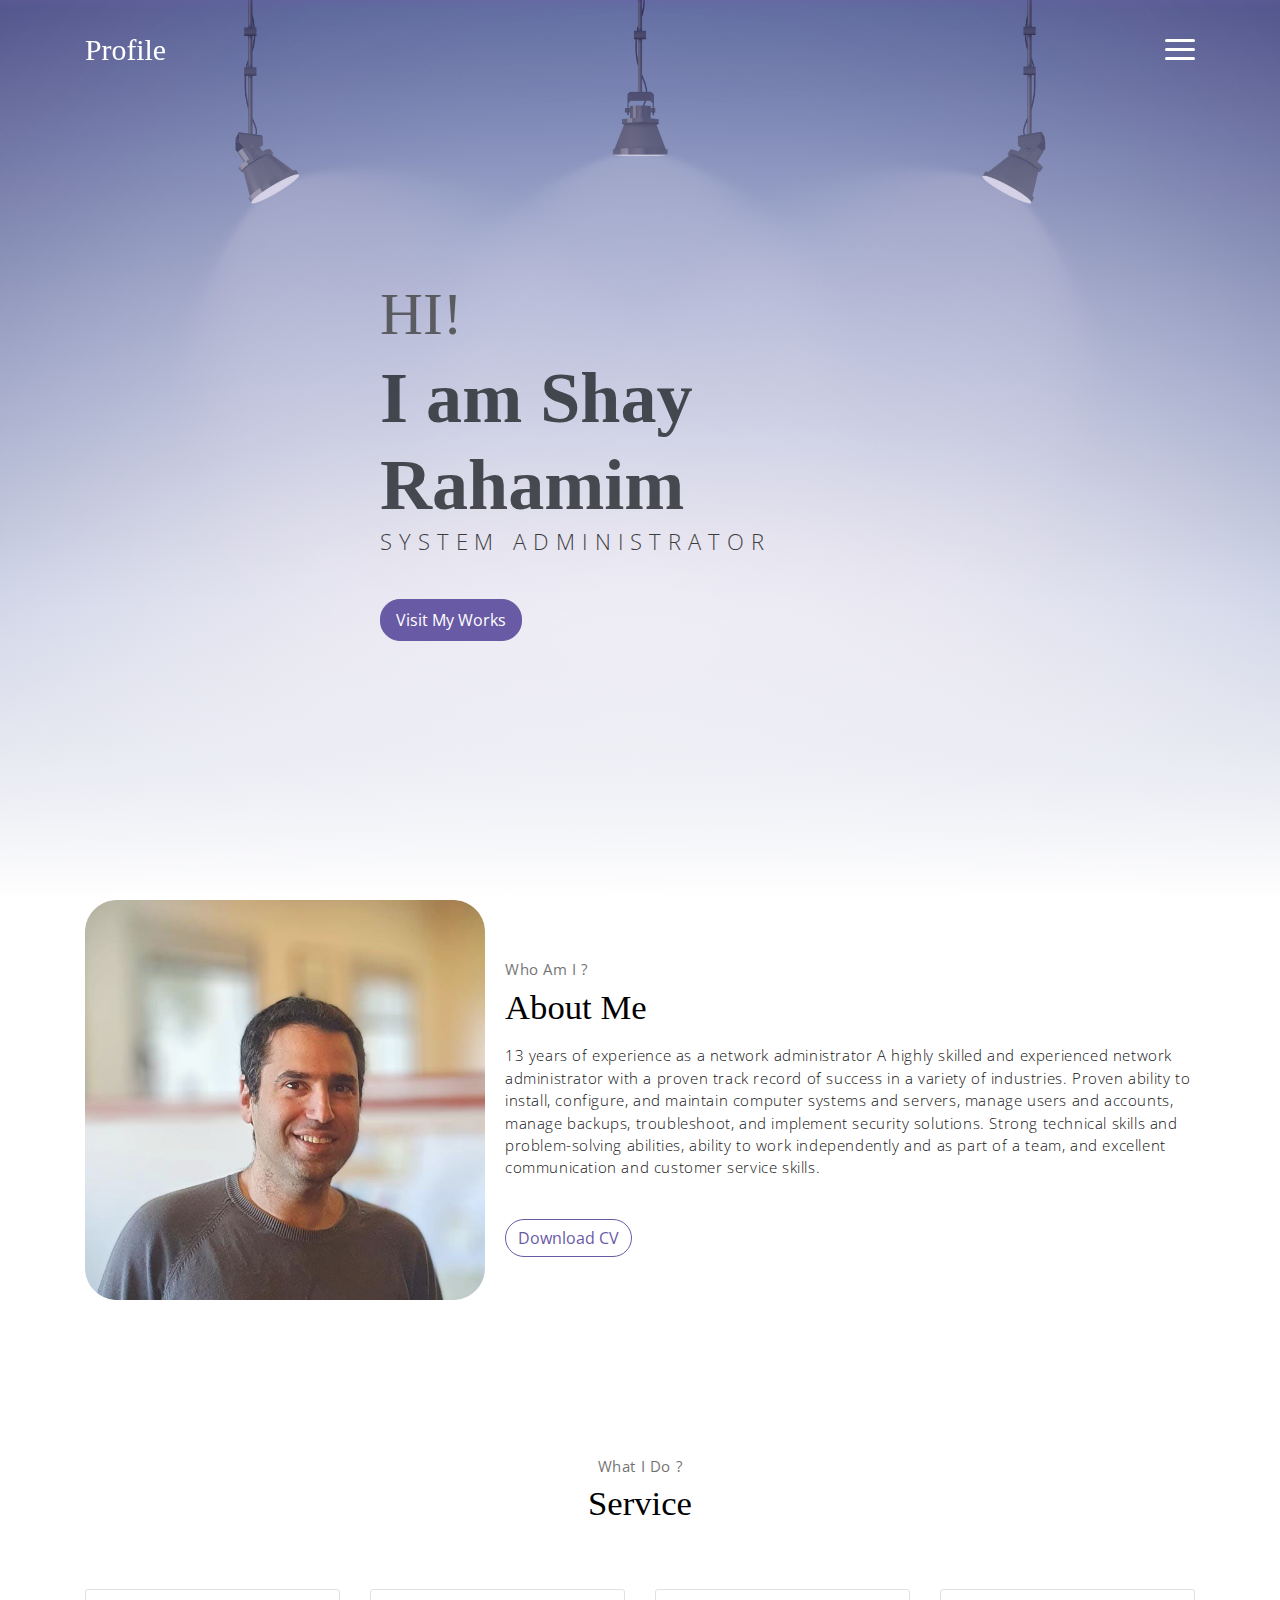
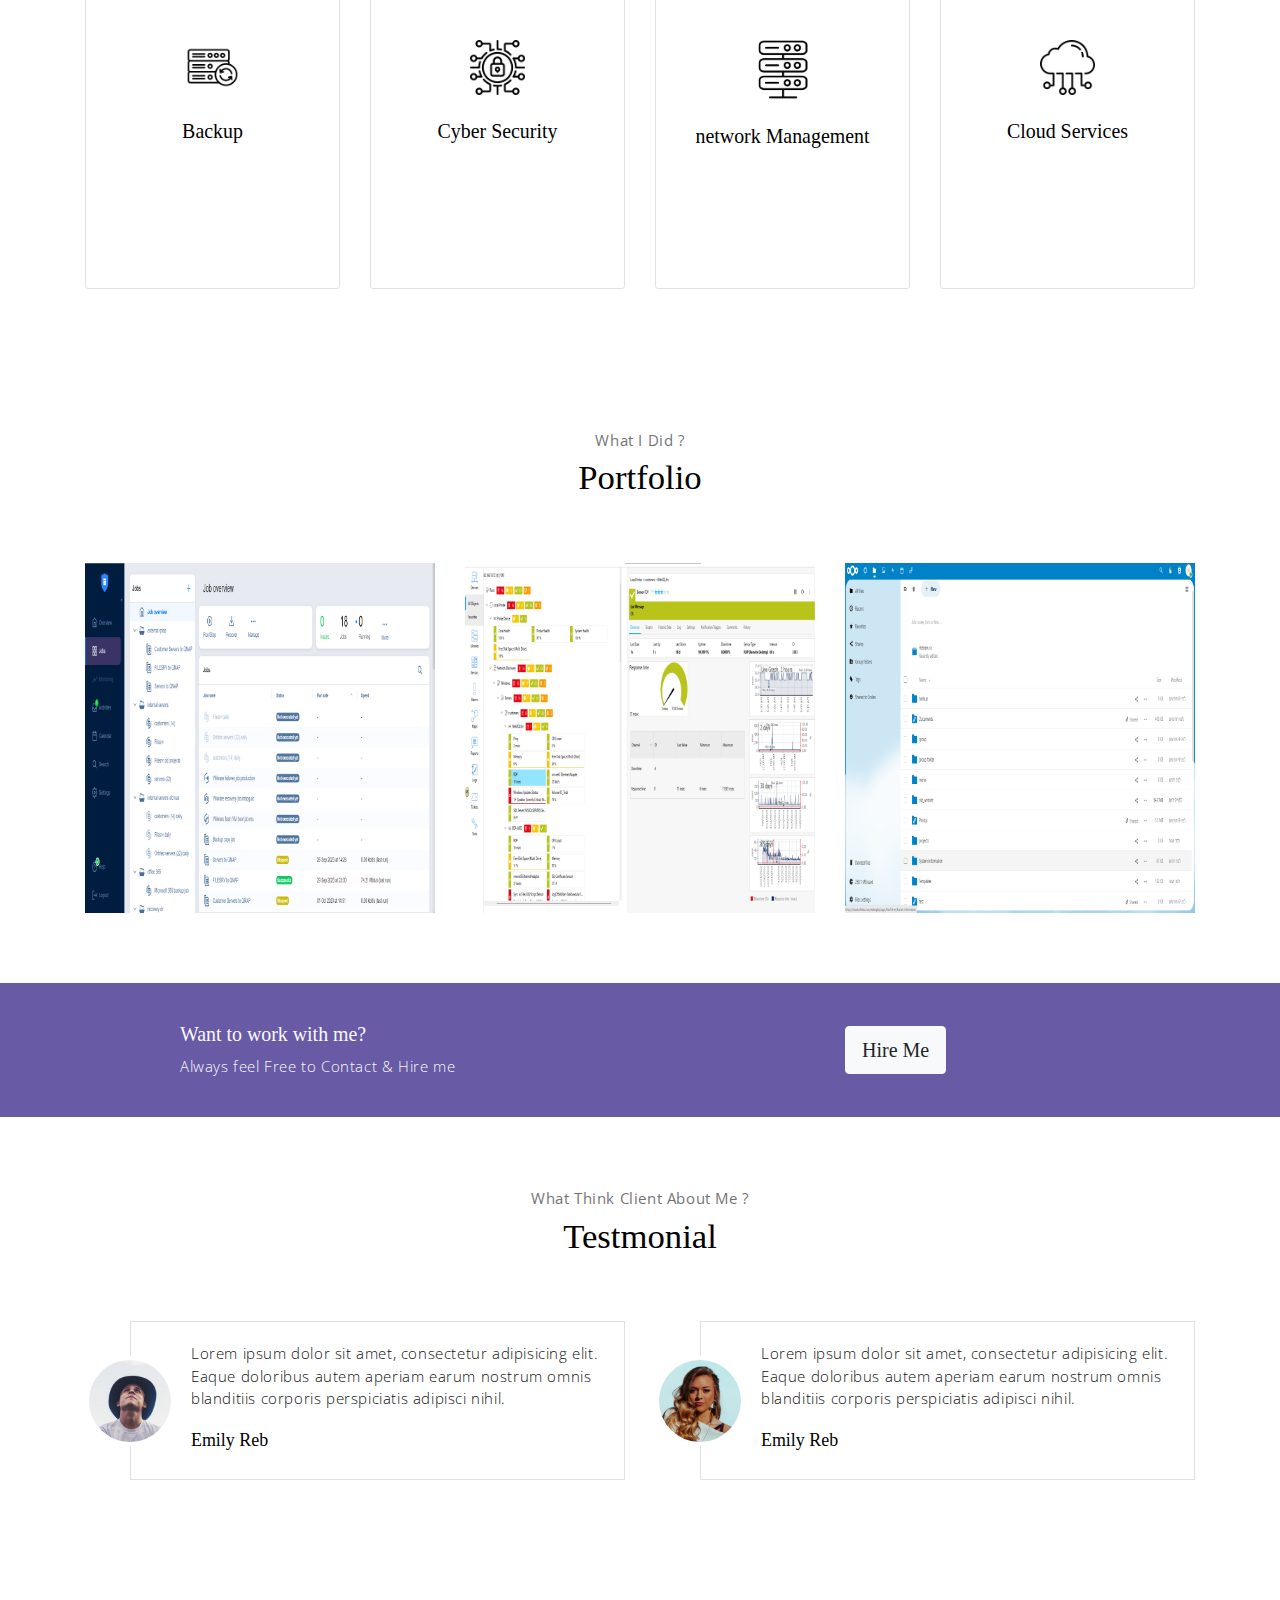
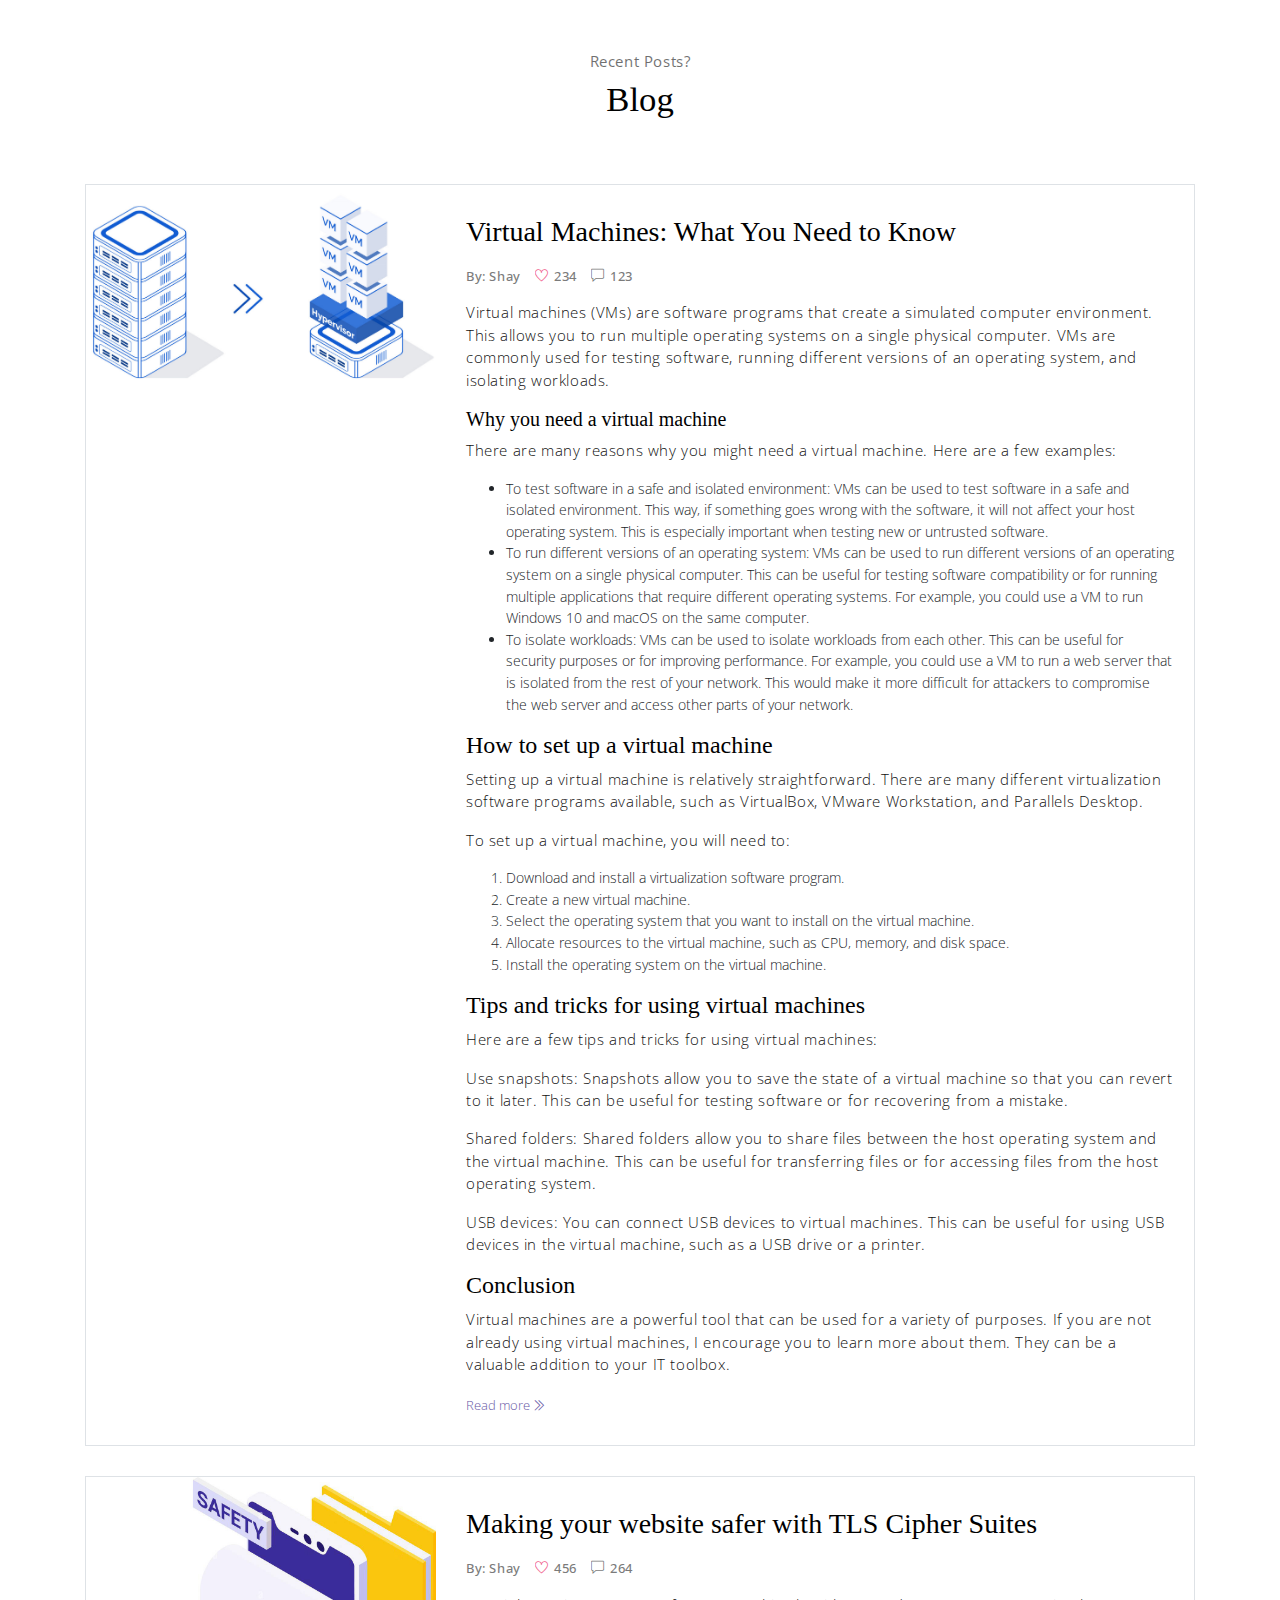
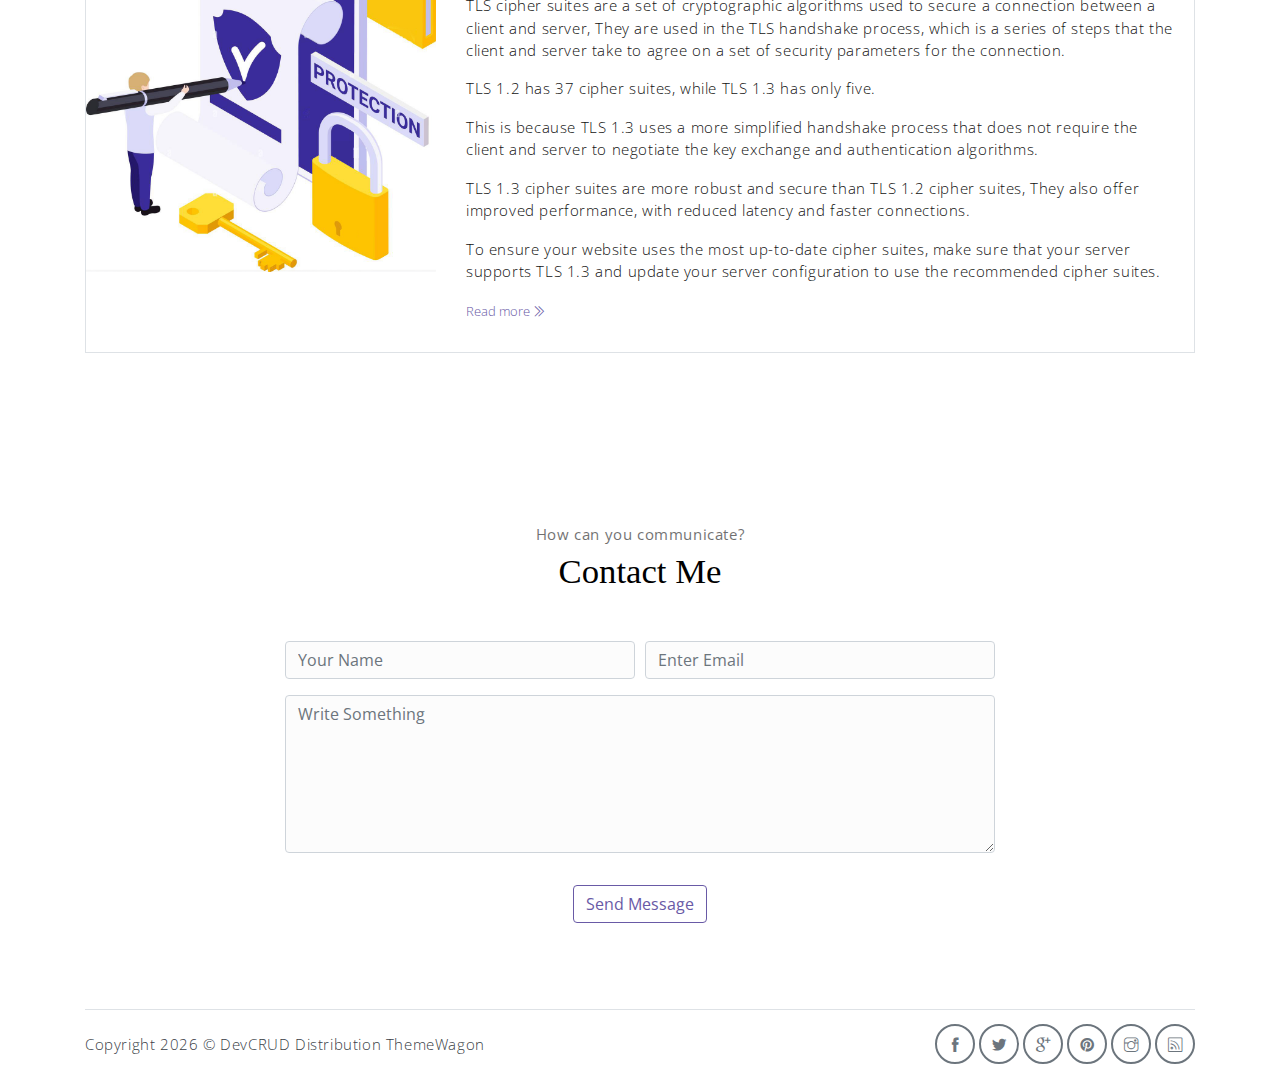
<file: index - Copy.html>
<!DOCTYPE html>
<html lang="en">

<head>
    <meta charset="utf-8">
    <meta name="viewport" content="width=device-width, initial-scale=1, shrink-to-fit=no">
    <meta name="description" content=" Shay's Landing Page.">
    <meta name="author" content="Devcrud">
    <title>Shay Rahamim | Profile landing page</title>
    <!-- font icons -->
    <link rel="stylesheet" href="assets/vendors/themify-icons/css/themify-icons.css">
    <!-- Bootstrap + Meyawo main styles -->
    <link rel="stylesheet" href="assets/css/meyawo.css">
</head>

<body data-spy="scroll" data-target=".navbar" data-offset="40" id="home">

    <!-- Page Navbar -->
    <nav class="custom-navbar" data-spy="affix" data-offset-top="20">
        <div class="container">
            <a class="logo" href="#">Profile</a>
            <ul class="nav">
                <li class="item">
                    <a class="link" href="#home">Home</a>
                </li>
                <li class="item">
                    <a class="link" href="#about">About</a>
                </li>
                <li class="item">
                    <a class="link" href="#portfolio">Portfolio</a>
                </li>
                <li class="item">
                    <a class="link" href="#testmonial">Testmonial</a>
                </li>
                <li class="item">
                    <a class="link" href="#blog">Blog</a>
                </li>
                <li class="item">
                    <a class="link" href="#contact">Contact</a>
                </li>
                <li class="item ml-md-3">
                    <a href="components.html" class="btn btn-primary">Components</a>
                </li>
            </ul>
            <a href="javascript:void(0)" id="nav-toggle" class="hamburger hamburger--elastic">
                <div class="hamburger-box">
                    <div class="hamburger-inner"></div>
                </div>
            </a>
        </div>
    </nav><!-- End of Page Navbar -->

    <!-- page header -->
    <header id="home" class="header">
        <div class="overlay"></div>
        <div class="header-content container">
            <h1 class="header-title">
                <span class="up">HI!</span>
                <span class="down">I am Shay Rahamim</span>
            </h1>
            <p class="header-subtitle">SYSTEM ADMINISTRATOR</p>

            <button class="btn btn-primary">Visit My Works</button>
        </div>
    </header><!-- end of page header -->

    <!-- about section -->
    <section class="section pt-0" id="about">
        <!-- container -->
        <div class="container text-center">
            <!-- about wrapper -->
            <div class="about">
                <div class="about-img-holder">
                    <img src="assets/imgs/man.png" class="about-img"
                        alt="Download free bootstrap 4 landing page, free boootstrap 4 templates, Download free bootstrap 4.1 landing page, free boootstrap 4.1.1 templates, meyawo Landing page">
                </div>
                <div class="about-caption">
                    <p class="section-subtitle">Who Am I ?</p>
                    <h2 class="section-title mb-3">About Me</h2>
                    <p>
		13 years of experience as a network administrator
		A highly skilled and experienced network administrator with a proven track record of success in a variety of industries. 
		Proven ability to install, configure, and maintain computer systems and servers, manage users and accounts, manage backups, troubleshoot, and implement security solutions. 
		Strong technical skills and problem-solving abilities, ability to work independently and as part of a team, and excellent communication and customer service skills.
                    </p>
                    <button class="btn-rounded btn btn-outline-primary mt-4">Download CV</button>
                </div>
            </div><!-- end of about wrapper -->
        </div><!-- end of container -->
    </section> <!-- end of about section -->

    <!-- service section -->
    <section class="section" id="service">
        <div class="container text-center">
            <p class="section-subtitle">What I Do ?</p>
            <h6 class="section-title mb-6">Service</h6>
            <!-- row -->
            <div class="row">
                <div class="col-md-6 col-lg-3">
                    <div class="service-card">
                        <div class="body">
                            <img src="assets/imgs/storage.png"
                                alt="test"
                                class="icon">
                            <h6 class="title">Backup</h6>
                            <p class="subtitle">Backup administrator with 10+ years of experience
				Proven ability to design, implement, and manage backup solutions for virtual, cloud, physical, NAS/file share, and other environments.
				</p>
                        </div>
                    </div>
                </div>
                <div class="col-md-6 col-lg-3">
                    <div class="service-card">
                        <div class="body">
                            <img src="assets/imgs/cyber-security.png"
                                alt="Download free bootstrap 4 landing page, free boootstrap 4 templates, Download free bootstrap 4.1 landing page, free boootstrap 4.1.1 templates, meyawo Landing page"
                                class="icon">
                            <h6 class="title">Cyber Security</h6>
                            <p class="subtitle">Experienced ethical hacker with a proven track record of identifying and remediating security vulnerabilities.</p>
                        </div>
                    </div>
                </div>
                <div class="col-md-6 col-lg-3">
                    <div class="service-card">
                        <div class="body">
                            <img src="assets/imgs/toolbox.png"
                                alt="Download free bootstrap 4 landing page, free boootstrap 4 templates, Download free bootstrap 4.1 landing page, free boootstrap 4.1.1 templates, meyawo Landing page"
                                class="icon">
                            <h6 class="title">network Management</h6>
                            <p class="subtitle">managing computer networks and communications for businesses, with a focus on providing quick troubleshooting and virtualization solutions. I am also experienced in troubleshooting and resolving issues on physical servers</p>
                        </div>
                    </div>
                </div>
                <div class="col-md-6 col-lg-3">
                    <div class="service-card">
                        <div class="body">
                            <img src="assets/imgs/cloud.png"
                                alt="Download free bootstrap 4 landing page, free boootstrap 4 templates, Download free bootstrap 4.1 landing page, free boootstrap 4.1.1 templates, meyawo Landing page"
                                class="icon">
                            <h6 class="title">Cloud Services</h6>
                            <p class="subtitle"> The use of cloud-based tools and services to manage IT infrastructure, resources, and applications, including provisioning, configuration, monitoring, security, and compliance.</p>
                        </div>
                    </div>
                </div>
            </div><!-- end of row -->
        </div>
    </section><!-- end of service section -->

    <!-- portfolio section -->
    <section class="section" id="portfolio">
        <div class="container text-center">
            <p class="section-subtitle">What I Did ?</p>
            <h6 class="section-title mb-6">Portfolio</h6>
            <!-- row -->
            <div class="row">
                <div class="col-md-4">
                    <a href="#" class="portfolio-card">
                        <img src="assets/imgs/folio-1.jpg" class="portfolio-card-img"
                            alt="Download free bootstrap 4 landing page, free boootstrap 4 templates, Download free bootstrap 4.1 landing page, free boootstrap 4.1.1 templates, meyawo Landing page">
                        <span class="portfolio-card-overlay">
                            <span class="portfolio-card-caption">
                                <h4>Backup</h5>
                                    <p class="font-weight-normal">I recently had the opportunity to deploy and configure NAKIVO Backup and Recovery for a small business. The business has a mixed environment of physical and virtual servers.</p>
                            </span>
                        </span>
                    </a>
                </div>
                <div class="col-md-4">
                    <a href="#" class="portfolio-card">
                        <img class="portfolio-card-img" src="assets/imgs/folio-2.jpg" class="img-responsive rounded"
                            alt="Download free bootstrap 4 landing page, free boootstrap 4 templates, Download free bootstrap 4.1 landing page, free boootstrap 4.1.1 templates, meyawo Landing page">
                        <span class="portfolio-card-overlay">
                            <span class="portfolio-card-caption">
                                <h4>Network Monitor</h5>
                                    <p class="font-weight-normal">I recently had the opportunity to deploy and configure PRTG Network Monitor for a small business. The business has a mixed environment of physical and virtual servers, and they were looking for a solution that would provide comprehensive monitoring of their network.</p>
                            </span>
                        </span>
                    </a>
                </div>
                <div class="col-md-4">
                    <a href="#" class="portfolio-card">
                        <img class="portfolio-card-img" src="assets/imgs/folio-3.jpg" class="img-responsive rounded"
                            alt="Download free bootstrap 4 landing page, free boootstrap 4 templates, Download free bootstrap 4.1 landing page, free boootstrap 4.1.1 templates, meyawo Landing page">
                        <span class="portfolio-card-overlay">
                            <span class="portfolio-card-caption">
                                <h4>Cloud Solutions</h5>
                                    <p class="font-weight-normal">I am an expert in private cloud solutions and I successfully operate it. Recently, I set up a private cloud "Next Cloud" and it is linked to the company's active directory so that everyone can access it with their username and password.</p>
                            </span>
                        </span>
                    </a>
                </div>
            </div><!-- end of row -->
        </div><!-- end of container -->
    </section> <!-- end of portfolio section -->


    <!-- section -->
    <section class="section-sm bg-primary">
        <!-- container -->
        <div class="container text-center text-sm-left">
            <!-- row -->
            <div class="row align-items-center">
                <div class="col-sm offset-md-1 mb-4 mb-md-0">
                    <h6 class="title text-light">Want to work with me?</h6>
                    <p class="m-0 text-light">Always feel Free to Contact & Hire me</p>
                </div>
                <div class="col-sm offset-sm-2 offset-md-3">
                    <button class="btn btn-lg my-font btn-light rounded">Hire Me</button>
                </div>
            </div> <!-- end of row -->
        </div> <!-- end of container -->
    </section> <!-- end of section -->

    <!-- testimonial section -->
    <section class="section" id="testmonial">
        <div class="container text-center">
            <p class="section-subtitle">What Think Client About Me ?</p>
            <h6 class="section-title mb-6">Testmonial</h6>

            <!-- row -->
            <div class="row">
                <div class="col-md-6">
                    <div class="testimonial-card">
                        <div class="testimonial-card-img-holder">
                            <img src="assets/imgs/avatar2.jpg" class="testimonial-card-img"
                                alt="Download free bootstrap 4 landing page, free boootstrap 4 templates, Download free bootstrap 4.1 landing page, free boootstrap 4.1.1 templates, meyawo Landing page">
                        </div>
                        <div class="testimonial-card-body">
                            <p class="testimonial-card-subtitle">Lorem ipsum dolor sit amet, consectetur adipisicing
                                elit. Eaque doloribus autem aperiam earum nostrum omnis blanditiis corporis perspiciatis
                                adipisci nihil.</p>
                            <h6 class="testimonial-card-title">Emily Reb</h6>
                        </div>
                    </div>
                </div>
                <div class="col-md-6">
                    <div class="testimonial-card">
                        <div class="testimonial-card-img-holder">
                            <img src="assets/imgs/avatar3.jpg" class="testimonial-card-img"
                                alt="Download free bootstrap 4 landing page, free boootstrap 4 templates, Download free bootstrap 4.1 landing page, free boootstrap 4.1.1 templates, meyawo Landing page">
                        </div>
                        <div class="testimonial-card-body">
                            <p class="testimonial-card-subtitle">Lorem ipsum dolor sit amet, consectetur adipisicing
                                elit. Eaque doloribus autem aperiam earum nostrum omnis blanditiis corporis perspiciatis
                                adipisci nihil.</p>
                            <h6 class="testimonial-card-title">Emily Reb</h6>
                        </div>
                    </div>
                </div>
            </div>
        </div> <!-- end of container -->
    </section> <!-- end of testimonial section -->

    <!-- blog section -->
    <section class="section" id="blog">
        <!-- container -->
        <div class="container text-center">
            <p class="section-subtitle">Recent Posts?</p>
            <h6 class="section-title mb-6">Blog</h6>
            <!-- blog-wrapper -->
            <div class="blog-card">
                <div class="blog-card-header">
                    <img src="assets/imgs/2023-11-04.jpg" class="blog-card-img"
                        alt="Download free bootstrap 4 landing page, free boootstrap 4 templates, Download free bootstrap 4.1 landing page, free boootstrap 4.1.1 templates, meyawo Landing page">
                </div>
                <div class="blog-card-body">
                    <h3 class="blog-card-title">Virtual Machines: What You Need to Know</h3>

                        <p class="blog-card-caption">
                            <a href="#">By: Shay</a>
                            <a href="#"><i class="ti-heart text-danger"></i> 234</a>
                            <a href="#"><i class="ti-comment"></i> 123</a>
                        </p>
<body>

  <p>Virtual machines (VMs) are software programs that create a simulated computer environment. This allows you to run multiple operating systems on a single physical computer. VMs are commonly used for testing software, running different versions of an operating system, and isolating workloads.</p>

  <h5>Why you need a virtual machine</h5>

  <p>There are many reasons why you might need a virtual machine. Here are a few examples:</p>
<p>
  	<ul>
    	<li>To test software in a safe and isolated environment: VMs can be used to test software in a safe and isolated environment. This way, if something goes wrong with the software, it will not affect your host operating system. This is especially important when testing new or untrusted software.</li>
    	<li>To run different versions of an operating system: VMs can be used to run different versions of an operating system on a single physical computer. This can be useful for testing software compatibility or for running multiple applications that require different operating systems. For example, you could use a VM to run Windows 10 and macOS on the same computer.</li>
    	<li>To isolate workloads: VMs can be used to isolate workloads from each other. This can be useful for security purposes or for improving performance. For example, you could use a VM to run a web server that is isolated from the rest of your network. This would make it more difficult for attackers to compromise the web server and access other parts of your network.</li>
  	</ul>
</p>
  <h4>How to set up a virtual machine</h4>

  <p>Setting up a virtual machine is relatively straightforward. There are many different virtualization software programs available, such as VirtualBox, VMware Workstation, and Parallels Desktop.</p>

  <p>To set up a virtual machine, you will need to:</p>
<p>
 	<ol>
    	<li>Download and install a virtualization software program.</li>
    	<li>Create a new virtual machine.</li>
    	<li>Select the operating system that you want to install on the virtual machine.</li>
    	<li>Allocate resources to the virtual machine, such as CPU, memory, and disk space.</li>
    	<li>Install the operating system on the virtual machine.</li>
  	</ol>
</p>
  <h4>Tips and tricks for using virtual machines</h4>

  <p>Here are a few tips and tricks for using virtual machines:</p>

 
    <p>Use snapshots: Snapshots allow you to save the state of a virtual machine so that you can revert to it later. This can be useful for testing software or for recovering from a mistake.</p>
    <p>Shared folders: Shared folders allow you to share files between the host operating system and the virtual machine. This can be useful for transferring files or for accessing files from the host operating system.</p>
    <p>USB devices: You can connect USB devices to virtual machines. This can be useful for using USB devices in the virtual machine, such as a USB drive or a printer.</p>
 

  <h4>Conclusion</h4>

  <p>Virtual machines are a powerful tool that can be used for a variety of purposes. If you are not already using virtual machines, I encourage you to learn more about them. They can be a valuable addition to your IT toolbox.</p>
</body>

                        <a href="#" class="blog-card-link">Read more <i class="ti-angle-double-right"></i></a>
                </div>
            </div><!-- end of blog wrapper -->

            <!-- blog-wrapper -->
            <div class="blog-card">
                <div class="blog-card-header">
                    <img src="assets/imgs/encription.jpg" class="blog-card-img"
                        alt="Download free bootstrap 4 landing page, free boootstrap 4 templates, Download free bootstrap 4.1 landing page, free boootstrap 4.1.1 templates, meyawo Landing page">
                </div>
                <div class="blog-card-body">
                    <h3 class="blog-card-title">Making your website safer with TLS Cipher Suites</h3>

                        <p class="blog-card-caption">
                            <a href="#">By: Shay</a>
                            <a href="#"><i class="ti-heart text-danger"></i> 456</a>
                            <a href="#"><i class="ti-comment"></i> 264</a>
                        </p>

                        <body>

                      <p>
                      <p>TLS cipher suites are a set of cryptographic algorithms used to secure a connection between a client and server,
                         They are used in the TLS handshake process, which is a series of steps that the client and server take to agree on a set of security parameters for the connection.</p>
                      <p>TLS 1.2 has 37 cipher suites, while TLS 1.3 has only five.</p>
                      <p>This is because TLS 1.3 uses a more simplified handshake process that does not require the client and server to negotiate the key exchange and authentication algorithms.</p>
                      <p>TLS 1.3 cipher suites are more robust and secure than TLS 1.2 cipher suites,
                      They also offer improved performance, with reduced latency and faster connections.</p>
                      <p>To ensure your website uses the most up-to-date cipher suites, make sure that your server supports TLS 1.3 and update your server configuration to use the recommended cipher suites.</p>
                     </p>

</body>

                        <a href="#" class="blog-card-link">Read more <i class="ti-angle-double-right"></i></a>
                </div>
            </div><!-- end of blog wrapper -->

        </div><!-- end of container -->
    </section><!-- end of blog section -->

    <!-- contact section -->
    <section class="section" id="contact">
        <div class="container text-center">
            <p class="section-subtitle">How can you communicate?</p>
            <h6 class="section-title mb-5">Contact Me</h6>
            <!-- contact form -->
            <form action="" class="contact-form col-md-10 col-lg-8 m-auto">
                <div class="form-row">
                    <div class="form-group col-sm-6">
                        <input type="text" size="50" class="form-control" placeholder="Your Name" required>
                    </div>
                    <div class="form-group col-sm-6">
                        <input type="email" class="form-control" placeholder="Enter Email" requried>
                    </div>
                    <div class="form-group col-sm-12">
                        <textarea name="comment" id="comment" rows="6" class="form-control"
                            placeholder="Write Something"></textarea>
                    </div>
                    <div class="form-group col-sm-12 mt-3">
                        <input type="submit" value="Send Message" class="btn btn-outline-primary rounded">
                    </div>
                </div>
            </form><!-- end of contact form -->
        </div><!-- end of container -->
    </section><!-- end of contact section -->

    <!-- footer -->
    <div class="container">
        <footer class="footer">
            <p class="mb-0">Copyright
                <script>document.write(new Date().getFullYear())</script> &copy; <a
                    href="http://www.devcrud.com">DevCRUD</a> Distribution <a
                    href="https://themewagon.com">ThemeWagon</a>
            </p>
            <div class="social-links text-right m-auto ml-sm-auto">
                <a href="javascript:void(0)" class="link"><i class="ti-facebook"></i></a>
                <a href="javascript:void(0)" class="link"><i class="ti-twitter-alt"></i></a>
                <a href="javascript:void(0)" class="link"><i class="ti-google"></i></a>
                <a href="javascript:void(0)" class="link"><i class="ti-pinterest-alt"></i></a>
                <a href="javascript:void(0)" class="link"><i class="ti-instagram"></i></a>
                <a href="javascript:void(0)" class="link"><i class="ti-rss"></i></a>
            </div>
        </footer>
    </div> <!-- end of page footer -->

    <!-- core  -->
    <script src="assets/vendors/jquery/jquery-3.4.1.js"></script>
    <script src="assets/vendors/bootstrap/bootstrap.bundle.js"></script>

    <!-- bootstrap 3 affix -->
    <script src="assets/vendors/bootstrap/bootstrap.affix.js"></script>

    <!-- Meyawo js -->
    <script src="assets/js/meyawo.js"></script>

</body>

</html>
</file>
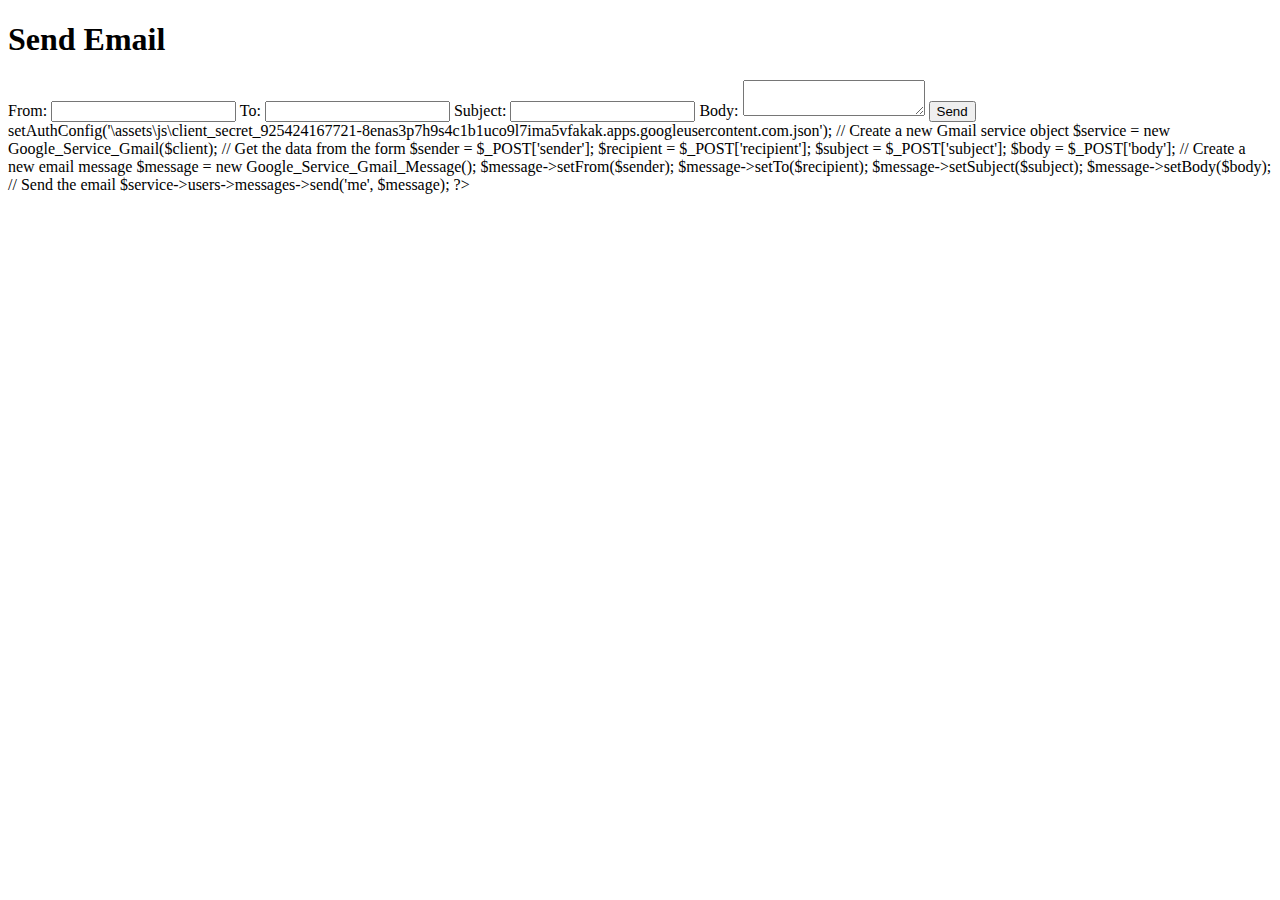
<file: test.html>
<!DOCTYPE html>
<html lang="en">
<head>
  <title>Send Email</title>
</head>
<body>
  <h1>Send Email</h1>

  <form action="index.php" method="post">
    <label for="sender">From:</label>
    <input type="text" id="sender" name="sender" />

    <label for="recipient">To:</label>
    <input type="text" id="recipient" name="recipient" />

    <label for="subject">Subject:</label>
    <input type="text" id="subject" name="subject" />

    <label for="body">Body:</label>
    <textarea id="body" name="body"></textarea>

    <input type="submit" value="Send" />
  </form>

  <?php

    // Import the Google API Client Library for PHP
    require_once 'vendor/autoload.php';

    // Create a new Gmail API client
    $client = new Google_Client();
    $client->setAuthConfig('\assets\js\client_secret_925424167721-8enas3p7h9s4c1b1uco9l7ima5vfakak.apps.googleusercontent.com.json');

    // Create a new Gmail service object
    $service = new Google_Service_Gmail($client);

    // Get the data from the form
    $sender = $_POST['sender'];
    $recipient = $_POST['recipient'];
    $subject = $_POST['subject'];
    $body = $_POST['body'];

    // Create a new email message
    $message = new Google_Service_Gmail_Message();
    $message->setFrom($sender);
    $message->setTo($recipient);
    $message->setSubject($subject);
    $message->setBody($body);

    // Send the email
    $service->users->messages->send('me', $message);

  ?>
</body>
</html>
</file>
<file: assets/vendors/themify-icons/css/themify-icons.css>
@font-face {
	font-family: 'themify';
	src:url("../fonts/themify.eot?-fvbane");
	src:url("../fonts/themify.eot?#iefix-fvbane") format("embedded-opentype"),
		url("../fonts/themify.woff?-fvbane") format("woff"),
		url("../fonts/themify.ttf?-fvbane") format("truetype"),
		url("../fonts/themify.svg?-fvbane#themify") format("svg");
	font-weight: normal;
	font-style: normal;
}

[class^="ti-"], [class*=" ti-"] {
	font-family: 'themify';
	speak: none;
	font-style: normal;
	font-weight: normal;
	font-variant: normal;
	text-transform: none;
	line-height: 1;

	/* Better Font Rendering =========== */
	-webkit-font-smoothing: antialiased;
	-moz-osx-font-smoothing: grayscale;
}

.ti-wand:before {
	content: "\e600";
}
.ti-volume:before {
	content: "\e601";
}
.ti-user:before {
	content: "\e602";
}
.ti-unlock:before {
	content: "\e603";
}
.ti-unlink:before {
	content: "\e604";
}
.ti-trash:before {
	content: "\e605";
}
.ti-thought:before {
	content: "\e606";
}
.ti-target:before {
	content: "\e607";
}
.ti-tag:before {
	content: "\e608";
}
.ti-tablet:before {
	content: "\e609";
}
.ti-star:before {
	content: "\e60a";
}
.ti-spray:before {
	content: "\e60b";
}
.ti-signal:before {
	content: "\e60c";
}
.ti-shopping-cart:before {
	content: "\e60d";
}
.ti-shopping-cart-full:before {
	content: "\e60e";
}
.ti-settings:before {
	content: "\e60f";
}
.ti-search:before {
	content: "\e610";
}
.ti-zoom-in:before {
	content: "\e611";
}
.ti-zoom-out:before {
	content: "\e612";
}
.ti-cut:before {
	content: "\e613";
}
.ti-ruler:before {
	content: "\e614";
}
.ti-ruler-pencil:before {
	content: "\e615";
}
.ti-ruler-alt:before {
	content: "\e616";
}
.ti-bookmark:before {
	content: "\e617";
}
.ti-bookmark-alt:before {
	content: "\e618";
}
.ti-reload:before {
	content: "\e619";
}
.ti-plus:before {
	content: "\e61a";
}
.ti-pin:before {
	content: "\e61b";
}
.ti-pencil:before {
	content: "\e61c";
}
.ti-pencil-alt:before {
	content: "\e61d";
}
.ti-paint-roller:before {
	content: "\e61e";
}
.ti-paint-bucket:before {
	content: "\e61f";
}
.ti-na:before {
	content: "\e620";
}
.ti-mobile:before {
	content: "\e621";
}
.ti-minus:before {
	content: "\e622";
}
.ti-medall:before {
	content: "\e623";
}
.ti-medall-alt:before {
	content: "\e624";
}
.ti-marker:before {
	content: "\e625";
}
.ti-marker-alt:before {
	content: "\e626";
}
.ti-arrow-up:before {
	content: "\e627";
}
.ti-arrow-right:before {
	content: "\e628";
}
.ti-arrow-left:before {
	content: "\e629";
}
.ti-arrow-down:before {
	content: "\e62a";
}
.ti-lock:before {
	content: "\e62b";
}
.ti-location-arrow:before {
	content: "\e62c";
}
.ti-link:before {
	content: "\e62d";
}
.ti-layout:before {
	content: "\e62e";
}
.ti-layers:before {
	content: "\e62f";
}
.ti-layers-alt:before {
	content: "\e630";
}
.ti-key:before {
	content: "\e631";
}
.ti-import:before {
	content: "\e632";
}
.ti-image:before {
	content: "\e633";
}
.ti-heart:before {
	content: "\e634";
}
.ti-heart-broken:before {
	content: "\e635";
}
.ti-hand-stop:before {
	content: "\e636";
}
.ti-hand-open:before {
	content: "\e637";
}
.ti-hand-drag:before {
	content: "\e638";
}
.ti-folder:before {
	content: "\e639";
}
.ti-flag:before {
	content: "\e63a";
}
.ti-flag-alt:before {
	content: "\e63b";
}
.ti-flag-alt-2:before {
	content: "\e63c";
}
.ti-eye:before {
	content: "\e63d";
}
.ti-export:before {
	content: "\e63e";
}
.ti-exchange-vertical:before {
	content: "\e63f";
}
.ti-desktop:before {
	content: "\e640";
}
.ti-cup:before {
	content: "\e641";
}
.ti-crown:before {
	content: "\e642";
}
.ti-comments:before {
	content: "\e643";
}
.ti-comment:before {
	content: "\e644";
}
.ti-comment-alt:before {
	content: "\e645";
}
.ti-close:before {
	content: "\e646";
}
.ti-clip:before {
	content: "\e647";
}
.ti-angle-up:before {
	content: "\e648";
}
.ti-angle-right:before {
	content: "\e649";
}
.ti-angle-left:before {
	content: "\e64a";
}
.ti-angle-down:before {
	content: "\e64b";
}
.ti-check:before {
	content: "\e64c";
}
.ti-check-box:before {
	content: "\e64d";
}
.ti-camera:before {
	content: "\e64e";
}
.ti-announcement:before {
	content: "\e64f";
}
.ti-brush:before {
	content: "\e650";
}
.ti-briefcase:before {
	content: "\e651";
}
.ti-bolt:before {
	content: "\e652";
}
.ti-bolt-alt:before {
	content: "\e653";
}
.ti-blackboard:before {
	content: "\e654";
}
.ti-bag:before {
	content: "\e655";
}
.ti-move:before {
	content: "\e656";
}
.ti-arrows-vertical:before {
	content: "\e657";
}
.ti-arrows-horizontal:before {
	content: "\e658";
}
.ti-fullscreen:before {
	content: "\e659";
}
.ti-arrow-top-right:before {
	content: "\e65a";
}
.ti-arrow-top-left:before {
	content: "\e65b";
}
.ti-arrow-circle-up:before {
	content: "\e65c";
}
.ti-arrow-circle-right:before {
	content: "\e65d";
}
.ti-arrow-circle-left:before {
	content: "\e65e";
}
.ti-arrow-circle-down:before {
	content: "\e65f";
}
.ti-angle-double-up:before {
	content: "\e660";
}
.ti-angle-double-right:before {
	content: "\e661";
}
.ti-angle-double-left:before {
	content: "\e662";
}
.ti-angle-double-down:before {
	content: "\e663";
}
.ti-zip:before {
	content: "\e664";
}
.ti-world:before {
	content: "\e665";
}
.ti-wheelchair:before {
	content: "\e666";
}
.ti-view-list:before {
	content: "\e667";
}
.ti-view-list-alt:before {
	content: "\e668";
}
.ti-view-grid:before {
	content: "\e669";
}
.ti-uppercase:before {
	content: "\e66a";
}
.ti-upload:before {
	content: "\e66b";
}
.ti-underline:before {
	content: "\e66c";
}
.ti-truck:before {
	content: "\e66d";
}
.ti-timer:before {
	content: "\e66e";
}
.ti-ticket:before {
	content: "\e66f";
}
.ti-thumb-up:before {
	content: "\e670";
}
.ti-thumb-down:before {
	content: "\e671";
}
.ti-text:before {
	content: "\e672";
}
.ti-stats-up:before {
	content: "\e673";
}
.ti-stats-down:before {
	content: "\e674";
}
.ti-split-v:before {
	content: "\e675";
}
.ti-split-h:before {
	content: "\e676";
}
.ti-smallcap:before {
	content: "\e677";
}
.ti-shine:before {
	content: "\e678";
}
.ti-shift-right:before {
	content: "\e679";
}
.ti-shift-left:before {
	content: "\e67a";
}
.ti-shield:before {
	content: "\e67b";
}
.ti-notepad:before {
	content: "\e67c";
}
.ti-server:before {
	content: "\e67d";
}
.ti-quote-right:before {
	content: "\e67e";
}
.ti-quote-left:before {
	content: "\e67f";
}
.ti-pulse:before {
	content: "\e680";
}
.ti-printer:before {
	content: "\e681";
}
.ti-power-off:before {
	content: "\e682";
}
.ti-plug:before {
	content: "\e683";
}
.ti-pie-chart:before {
	content: "\e684";
}
.ti-paragraph:before {
	content: "\e685";
}
.ti-panel:before {
	content: "\e686";
}
.ti-package:before {
	content: "\e687";
}
.ti-music:before {
	content: "\e688";
}
.ti-music-alt:before {
	content: "\e689";
}
.ti-mouse:before {
	content: "\e68a";
}
.ti-mouse-alt:before {
	content: "\e68b";
}
.ti-money:before {
	content: "\e68c";
}
.ti-microphone:before {
	content: "\e68d";
}
.ti-menu:before {
	content: "\e68e";
}
.ti-menu-alt:before {
	content: "\e68f";
}
.ti-map:before {
	content: "\e690";
}
.ti-map-alt:before {
	content: "\e691";
}
.ti-loop:before {
	content: "\e692";
}
.ti-location-pin:before {
	content: "\e693";
}
.ti-list:before {
	content: "\e694";
}
.ti-light-bulb:before {
	content: "\e695";
}
.ti-Italic:before {
	content: "\e696";
}
.ti-info:before {
	content: "\e697";
}
.ti-infinite:before {
	content: "\e698";
}
.ti-id-badge:before {
	content: "\e699";
}
.ti-hummer:before {
	content: "\e69a";
}
.ti-home:before {
	content: "\e69b";
}
.ti-help:before {
	content: "\e69c";
}
.ti-headphone:before {
	content: "\e69d";
}
.ti-harddrives:before {
	content: "\e69e";
}
.ti-harddrive:before {
	content: "\e69f";
}
.ti-gift:before {
	content: "\e6a0";
}
.ti-game:before {
	content: "\e6a1";
}
.ti-filter:before {
	content: "\e6a2";
}
.ti-files:before {
	content: "\e6a3";
}
.ti-file:before {
	content: "\e6a4";
}
.ti-eraser:before {
	content: "\e6a5";
}
.ti-envelope:before {
	content: "\e6a6";
}
.ti-download:before {
	content: "\e6a7";
}
.ti-direction:before {
	content: "\e6a8";
}
.ti-direction-alt:before {
	content: "\e6a9";
}
.ti-dashboard:before {
	content: "\e6aa";
}
.ti-control-stop:before {
	content: "\e6ab";
}
.ti-control-shuffle:before {
	content: "\e6ac";
}
.ti-control-play:before {
	content: "\e6ad";
}
.ti-control-pause:before {
	content: "\e6ae";
}
.ti-control-forward:before {
	content: "\e6af";
}
.ti-control-backward:before {
	content: "\e6b0";
}
.ti-cloud:before {
	content: "\e6b1";
}
.ti-cloud-up:before {
	content: "\e6b2";
}
.ti-cloud-down:before {
	content: "\e6b3";
}
.ti-clipboard:before {
	content: "\e6b4";
}
.ti-car:before {
	content: "\e6b5";
}
.ti-calendar:before {
	content: "\e6b6";
}
.ti-book:before {
	content: "\e6b7";
}
.ti-bell:before {
	content: "\e6b8";
}
.ti-basketball:before {
	content: "\e6b9";
}
.ti-bar-chart:before {
	content: "\e6ba";
}
.ti-bar-chart-alt:before {
	content: "\e6bb";
}
.ti-back-right:before {
	content: "\e6bc";
}
.ti-back-left:before {
	content: "\e6bd";
}
.ti-arrows-corner:before {
	content: "\e6be";
}
.ti-archive:before {
	content: "\e6bf";
}
.ti-anchor:before {
	content: "\e6c0";
}
.ti-align-right:before {
	content: "\e6c1";
}
.ti-align-left:before {
	content: "\e6c2";
}
.ti-align-justify:before {
	content: "\e6c3";
}
.ti-align-center:before {
	content: "\e6c4";
}
.ti-alert:before {
	content: "\e6c5";
}
.ti-alarm-clock:before {
	content: "\e6c6";
}
.ti-agenda:before {
	content: "\e6c7";
}
.ti-write:before {
	content: "\e6c8";
}
.ti-window:before {
	content: "\e6c9";
}
.ti-widgetized:before {
	content: "\e6ca";
}
.ti-widget:before {
	content: "\e6cb";
}
.ti-widget-alt:before {
	content: "\e6cc";
}
.ti-wallet:before {
	content: "\e6cd";
}
.ti-video-clapper:before {
	content: "\e6ce";
}
.ti-video-camera:before {
	content: "\e6cf";
}
.ti-vector:before {
	content: "\e6d0";
}
.ti-themify-logo:before {
	content: "\e6d1";
}
.ti-themify-favicon:before {
	content: "\e6d2";
}
.ti-themify-favicon-alt:before {
	content: "\e6d3";
}
.ti-support:before {
	content: "\e6d4";
}
.ti-stamp:before {
	content: "\e6d5";
}
.ti-split-v-alt:before {
	content: "\e6d6";
}
.ti-slice:before {
	content: "\e6d7";
}
.ti-shortcode:before {
	content: "\e6d8";
}
.ti-shift-right-alt:before {
	content: "\e6d9";
}
.ti-shift-left-alt:before {
	content: "\e6da";
}
.ti-ruler-alt-2:before {
	content: "\e6db";
}
.ti-receipt:before {
	content: "\e6dc";
}
.ti-pin2:before {
	content: "\e6dd";
}
.ti-pin-alt:before {
	content: "\e6de";
}
.ti-pencil-alt2:before {
	content: "\e6df";
}
.ti-palette:before {
	content: "\e6e0";
}
.ti-more:before {
	content: "\e6e1";
}
.ti-more-alt:before {
	content: "\e6e2";
}
.ti-microphone-alt:before {
	content: "\e6e3";
}
.ti-magnet:before {
	content: "\e6e4";
}
.ti-line-double:before {
	content: "\e6e5";
}
.ti-line-dotted:before {
	content: "\e6e6";
}
.ti-line-dashed:before {
	content: "\e6e7";
}
.ti-layout-width-full:before {
	content: "\e6e8";
}
.ti-layout-width-default:before {
	content: "\e6e9";
}
.ti-layout-width-default-alt:before {
	content: "\e6ea";
}
.ti-layout-tab:before {
	content: "\e6eb";
}
.ti-layout-tab-window:before {
	content: "\e6ec";
}
.ti-layout-tab-v:before {
	content: "\e6ed";
}
.ti-layout-tab-min:before {
	content: "\e6ee";
}
.ti-layout-slider:before {
	content: "\e6ef";
}
.ti-layout-slider-alt:before {
	content: "\e6f0";
}
.ti-layout-sidebar-right:before {
	content: "\e6f1";
}
.ti-layout-sidebar-none:before {
	content: "\e6f2";
}
.ti-layout-sidebar-left:before {
	content: "\e6f3";
}
.ti-layout-placeholder:before {
	content: "\e6f4";
}
.ti-layout-menu:before {
	content: "\e6f5";
}
.ti-layout-menu-v:before {
	content: "\e6f6";
}
.ti-layout-menu-separated:before {
	content: "\e6f7";
}
.ti-layout-menu-full:before {
	content: "\e6f8";
}
.ti-layout-media-right-alt:before {
	content: "\e6f9";
}
.ti-layout-media-right:before {
	content: "\e6fa";
}
.ti-layout-media-overlay:before {
	content: "\e6fb";
}
.ti-layout-media-overlay-alt:before {
	content: "\e6fc";
}
.ti-layout-media-overlay-alt-2:before {
	content: "\e6fd";
}
.ti-layout-media-left-alt:before {
	content: "\e6fe";
}
.ti-layout-media-left:before {
	content: "\e6ff";
}
.ti-layout-media-center-alt:before {
	content: "\e700";
}
.ti-layout-media-center:before {
	content: "\e701";
}
.ti-layout-list-thumb:before {
	content: "\e702";
}
.ti-layout-list-thumb-alt:before {
	content: "\e703";
}
.ti-layout-list-post:before {
	content: "\e704";
}
.ti-layout-list-large-image:before {
	content: "\e705";
}
.ti-layout-line-solid:before {
	content: "\e706";
}
.ti-layout-grid4:before {
	content: "\e707";
}
.ti-layout-grid3:before {
	content: "\e708";
}
.ti-layout-grid2:before {
	content: "\e709";
}
.ti-layout-grid2-thumb:before {
	content: "\e70a";
}
.ti-layout-cta-right:before {
	content: "\e70b";
}
.ti-layout-cta-left:before {
	content: "\e70c";
}
.ti-layout-cta-center:before {
	content: "\e70d";
}
.ti-layout-cta-btn-right:before {
	content: "\e70e";
}
.ti-layout-cta-btn-left:before {
	content: "\e70f";
}
.ti-layout-column4:before {
	content: "\e710";
}
.ti-layout-column3:before {
	content: "\e711";
}
.ti-layout-column2:before {
	content: "\e712";
}
.ti-layout-accordion-separated:before {
	content: "\e713";
}
.ti-layout-accordion-merged:before {
	content: "\e714";
}
.ti-layout-accordion-list:before {
	content: "\e715";
}
.ti-ink-pen:before {
	content: "\e716";
}
.ti-info-alt:before {
	content: "\e717";
}
.ti-help-alt:before {
	content: "\e718";
}
.ti-headphone-alt:before {
	content: "\e719";
}
.ti-hand-point-up:before {
	content: "\e71a";
}
.ti-hand-point-right:before {
	content: "\e71b";
}
.ti-hand-point-left:before {
	content: "\e71c";
}
.ti-hand-point-down:before {
	content: "\e71d";
}
.ti-gallery:before {
	content: "\e71e";
}
.ti-face-smile:before {
	content: "\e71f";
}
.ti-face-sad:before {
	content: "\e720";
}
.ti-credit-card:before {
	content: "\e721";
}
.ti-control-skip-forward:before {
	content: "\e722";
}
.ti-control-skip-backward:before {
	content: "\e723";
}
.ti-control-record:before {
	content: "\e724";
}
.ti-control-eject:before {
	content: "\e725";
}
.ti-comments-smiley:before {
	content: "\e726";
}
.ti-brush-alt:before {
	content: "\e727";
}
.ti-youtube:before {
	content: "\e728";
}
.ti-vimeo:before {
	content: "\e729";
}
.ti-twitter:before {
	content: "\e72a";
}
.ti-time:before {
	content: "\e72b";
}
.ti-tumblr:before {
	content: "\e72c";
}
.ti-skype:before {
	content: "\e72d";
}
.ti-share:before {
	content: "\e72e";
}
.ti-share-alt:before {
	content: "\e72f";
}
.ti-rocket:before {
	content: "\e730";
}
.ti-pinterest:before {
	content: "\e731";
}
.ti-new-window:before {
	content: "\e732";
}
.ti-microsoft:before {
	content: "\e733";
}
.ti-list-ol:before {
	content: "\e734";
}
.ti-linkedin:before {
	content: "\e735";
}
.ti-layout-sidebar-2:before {
	content: "\e736";
}
.ti-layout-grid4-alt:before {
	content: "\e737";
}
.ti-layout-grid3-alt:before {
	content: "\e738";
}
.ti-layout-grid2-alt:before {
	content: "\e739";
}
.ti-layout-column4-alt:before {
	content: "\e73a";
}
.ti-layout-column3-alt:before {
	content: "\e73b";
}
.ti-layout-column2-alt:before {
	content: "\e73c";
}
.ti-instagram:before {
	content: "\e73d";
}
.ti-google:before {
	content: "\e73e";
}
.ti-github:before {
	content: "\e73f";
}
.ti-flickr:before {
	content: "\e740";
}
.ti-facebook:before {
	content: "\e741";
}
.ti-dropbox:before {
	content: "\e742";
}
.ti-dribbble:before {
	content: "\e743";
}
.ti-apple:before {
	content: "\e744";
}
.ti-android:before {
	content: "\e745";
}
.ti-save:before {
	content: "\e746";
}
.ti-save-alt:before {
	content: "\e747";
}
.ti-yahoo:before {
	content: "\e748";
}
.ti-wordpress:before {
	content: "\e749";
}
.ti-vimeo-alt:before {
	content: "\e74a";
}
.ti-twitter-alt:before {
	content: "\e74b";
}
.ti-tumblr-alt:before {
	content: "\e74c";
}
.ti-trello:before {
	content: "\e74d";
}
.ti-stack-overflow:before {
	content: "\e74e";
}
.ti-soundcloud:before {
	content: "\e74f";
}
.ti-sharethis:before {
	content: "\e750";
}
.ti-sharethis-alt:before {
	content: "\e751";
}
.ti-reddit:before {
	content: "\e752";
}
.ti-pinterest-alt:before {
	content: "\e753";
}
.ti-microsoft-alt:before {
	content: "\e754";
}
.ti-linux:before {
	content: "\e755";
}
.ti-jsfiddle:before {
	content: "\e756";
}
.ti-joomla:before {
	content: "\e757";
}
.ti-html5:before {
	content: "\e758";
}
.ti-flickr-alt:before {
	content: "\e759";
}
.ti-email:before {
	content: "\e75a";
}
.ti-drupal:before {
	content: "\e75b";
}
.ti-dropbox-alt:before {
	content: "\e75c";
}
.ti-css3:before {
	content: "\e75d";
}
.ti-rss:before {
	content: "\e75e";
}
.ti-rss-alt:before {
	content: "\e75f";
}
</file>
<file: assets/css/meyawo.css>
@charset "UTF-8";
/*!
=========================================================
* Meyawo Landing page
=========================================================

* Copyright: 2019 DevCRUD (https://devcrud.com)
* Licensed: (https://devcrud.com/licenses)
* Coded by www.devcrud.com

=========================================================

* The above copyright notice and this permission notice shall be included in all copies or substantial portions of the Software.
*/
@import url("https://fonts.googleapis.com/css?family=Baloo+Paaji|Open+Sans:300,300i,400,400i,600,600i,700,700i");
:root {
  --blue: #1e549f;
  --indigo: #000;
  --purple: #1e2024;
  --pink: #e83e8c;
  --red: #ec185d;
  --orange: #ff6d02;
  --yellow: #ffc107;
  --green: #1bb74f;
  --teal: #20c997;
  --cyan: #17a2b8;
  --white: #fff;
  --gray: #6c757d;
  --gray-dark: #393e46;
  --primary: #ec185d;
  --secondary: #393e46;
  --success: #1bb74f;
  --info: #17a2b8;
  --warning: #ff6d02;
  --danger: #ec185d;
  --light: #f8f9fa;
  --dark: #212529;
  --breakpoint-xs: 0;
  --breakpoint-sm: 576px;
  --breakpoint-md: 768px;
  --breakpoint-lg: 992px;
  --breakpoint-xl: 1200px;
  --font-family-sans-serif:
  "Open Sans", sans-serif;
  --font-family-monospace: SFMono-Regular, Menlo, Monaco, Consolas,
  "Liberation Mono", "Courier New", monospace;
}

*,
*::before,
*::after {
  box-sizing: border-box;
}

html {
  font-family: sans-serif;
  line-height: 1.15;
  -webkit-text-size-adjust: 100%;
  -webkit-tap-highlight-color: rgba(0, 0, 0, 0);
}

article, aside, figcaption, figure, footer, header, hgroup, main, nav, section {
  display: block;
}

body {
  margin: 0;
  font-family: "Open Sans", sans-serif;
  font-size: 0.90rem;
  font-weight: 200;
  line-height: 1.5;
  color: #212529;
  text-align: left;
  background-color: #fff;
}

[tabindex="-1"]:focus {
  outline: 0 !important;
}

hr {
  box-sizing: content-box;
  height: 0;
  overflow: visible;
}

h1, h2, h3, h4, h5, h6 {
  margin-top: 0;
  margin-bottom: 0.5rem;
}

p {
  margin-top: 0;
  margin-bottom: 1rem;
}

abbr[title],
abbr[data-original-title] {
  text-decoration: underline;
  -webkit-text-decoration: underline dotted;
          text-decoration: underline dotted;
  cursor: help;
  border-bottom: 0;
  -webkit-text-decoration-skip-ink: none;
          text-decoration-skip-ink: none;
}

address {
  margin-bottom: 1rem;
  font-style: normal;
  line-height: inherit;
}

ol,
ul,
dl {
  margin-top: 0;
  margin-bottom: 1rem;
}

ol ol,
ul ul,
ol ul,
ul ol {
  margin-bottom: 0;
}

dt {
  font-weight: 700;
}

dd {
  margin-bottom: .5rem;
  margin-left: 0;
}

blockquote {
  margin: 0 0 1rem;
}

b,
strong {
  font-weight: bolder;
}

small {
  font-size: 80%;
}

sub,
sup {
  position: relative;
  font-size: 75%;
  line-height: 0;
  vertical-align: baseline;
}

sub {
  bottom: -.25em;
}

sup {
  top: -.5em;
}

a {
  color: #695aa6;
  text-decoration: none;
  background-color: transparent;
}

a:hover {
  color: #493f75;
  text-decoration: none;
}

a:not([href]):not([tabindex]) {
  color: inherit;
  text-decoration: none;
}

a:not([href]):not([tabindex]):hover, a:not([href]):not([tabindex]):focus {
  color: inherit;
  text-decoration: none;
}

a:not([href]):not([tabindex]):focus {
  outline: 0;
}

pre,
code,
kbd,
samp {
  font-family: SFMono-Regular, Menlo, Monaco, Consolas, "Liberation Mono", "Courier New", monospace;
  font-size: 1em;
}

pre {
  margin-top: 0;
  margin-bottom: 1rem;
  overflow: auto;
}

figure {
  margin: 0 0 1rem;
}

img {
  vertical-align: middle;
  border-style: none;
}

svg {
  overflow: hidden;
  vertical-align: middle;
}

table {
  border-collapse: collapse;
}

caption {
  padding-top: 0.75rem;
  padding-bottom: 0.75rem;
  color: #6c757d;
  text-align: left;
  caption-side: bottom;
}

th {
  text-align: inherit;
}

label {
  display: inline-block;
  margin-bottom: 0.5rem;
}

button {
  border-radius: 0;
}

button:focus {
  outline: 1px dotted;
  outline: 5px auto -webkit-focus-ring-color;
}

input,
button,
select,
optgroup,
textarea {
  margin: 0;
  font-family: inherit;
  font-size: inherit;
  line-height: inherit;
}

button,
input {
  overflow: visible;
}

button,
select {
  text-transform: none;
}

select {
  word-wrap: normal;
}

button,
[type="button"],
[type="reset"],
[type="submit"] {
  -webkit-appearance: button;
}

button:not(:disabled),
[type="button"]:not(:disabled),
[type="reset"]:not(:disabled),
[type="submit"]:not(:disabled) {
  cursor: pointer;
}

button::-moz-focus-inner,
[type="button"]::-moz-focus-inner,
[type="reset"]::-moz-focus-inner,
[type="submit"]::-moz-focus-inner {
  padding: 0;
  border-style: none;
}

input[type="radio"],
input[type="checkbox"] {
  box-sizing: border-box;
  padding: 0;
}

input[type="date"],
input[type="time"],
input[type="datetime-local"],
input[type="month"] {
  -webkit-appearance: listbox;
}

textarea {
  overflow: auto;
  resize: vertical;
}

fieldset {
  min-width: 0;
  padding: 0;
  margin: 0;
  border: 0;
}

legend {
  display: block;
  width: 100%;
  max-width: 100%;
  padding: 0;
  margin-bottom: .5rem;
  font-size: 1.5rem;
  line-height: inherit;
  color: inherit;
  white-space: normal;
}

progress {
  vertical-align: baseline;
}

[type="number"]::-webkit-inner-spin-button,
[type="number"]::-webkit-outer-spin-button {
  height: auto;
}

[type="search"] {
  outline-offset: -2px;
  -webkit-appearance: none;
}

[type="search"]::-webkit-search-decoration {
  -webkit-appearance: none;
}

::-webkit-file-upload-button {
  font: inherit;
  -webkit-appearance: button;
}

output {
  display: inline-block;
}

summary {
  display: list-item;
  cursor: pointer;
}

template {
  display: none;
}

[hidden] {
  display: none !important;
}

h1, h2, h3, h4, h5, h6,
.h1, .h2, .h3, .h4, .h5, .h6 {
  margin-bottom: 0.5rem;
  font-weight: 500;
  line-height: 1.2;
}

h1, .h1 {
  font-size: 2.5rem;
}

h2, .h2 {
  font-size: 2rem;
}

h3, .h3 {
  font-size: 1.75rem;
}

h4, .h4 {
  font-size: 1.5rem;
}

h5, .h5 {
  font-size: 1.25rem;
}

h6, .h6 {
  font-size: 1rem;
}

.lead {
  font-size: 1.25rem;
  font-weight: 300;
}

.display-1 {
  font-size: 6rem;
  font-weight: 300;
  line-height: 1.2;
}

.display-2 {
  font-size: 5.5rem;
  font-weight: 300;
  line-height: 1.2;
}

.display-3 {
  font-size: 4.5rem;
  font-weight: 300;
  line-height: 1.2;
}

.display-4 {
  font-size: 3.5rem;
  font-weight: 300;
  line-height: 1.2;
}

hr {
  margin-top: 1rem;
  margin-bottom: 1rem;
  border: 0;
  border-top: 1px solid rgba(0, 0, 0, 0.1);
}

small,
.small {
  font-size: 80%;
  font-weight: 400;
}

mark,
.mark {
  padding: 0.2em;
  background-color: #fcf8e3;
}

.list-unstyled {
  padding-left: 0;
  list-style: none;
}

.list-inline {
  padding-left: 0;
  list-style: none;
}

.list-inline-item {
  display: inline-block;
}

.list-inline-item:not(:last-child) {
  margin-right: 0.5rem;
}

.initialism {
  font-size: 90%;
  text-transform: uppercase;
}

.blockquote {
  margin-bottom: 1rem;
  font-size: 1.25rem;
}

.blockquote-footer {
  display: block;
  font-size: 80%;
  color: #6c757d;
}

.blockquote-footer::before {
  content: "\2014\00A0";
}

.img-fluid {
  max-width: 100%;
  height: auto;
}

.img-thumbnail {
  padding: 0.25rem;
  background-color: #fff;
  border: 1px solid #dee2e6;
  border-radius: 0.25rem;
  max-width: 100%;
  height: auto;
}

.figure {
  display: inline-block;
}

.figure-img {
  margin-bottom: 0.5rem;
  line-height: 1;
}

.figure-caption {
  font-size: 90%;
  color: #6c757d;
}

code {
  font-size: 87.5%;
  color: #e83e8c;
  word-break: break-word;
}

a > code {
  color: inherit;
}

kbd {
  padding: 0.2rem 0.4rem;
  font-size: 87.5%;
  color: #fff;
  background-color: #212529;
  border-radius: 0.2rem;
}

kbd kbd {
  padding: 0;
  font-size: 100%;
  font-weight: 700;
}

pre {
  display: block;
  font-size: 87.5%;
  color: #212529;
}

pre code {
  font-size: inherit;
  color: inherit;
  word-break: normal;
}

.pre-scrollable {
  max-height: 340px;
  overflow-y: scroll;
}

.container {
  width: 100%;
  padding-right: 15px;
  padding-left: 15px;
  margin-right: auto;
  margin-left: auto;
}

@media (min-width: 576px) {
  .container {
    max-width: 540px;
  }
}

@media (min-width: 768px) {
  .container {
    max-width: 720px;
  }
}

@media (min-width: 992px) {
  .container {
    max-width: 960px;
  }
}

@media (min-width: 1200px) {
  .container {
    max-width: 1140px;
  }
}

.container-fluid {
  width: 100%;
  padding-right: 15px;
  padding-left: 15px;
  margin-right: auto;
  margin-left: auto;
}

.row {
  display: -webkit-box;
  display: -webkit-flex;
  display: -ms-flexbox;
  display: flex;
  -webkit-flex-wrap: wrap;
      -ms-flex-wrap: wrap;
          flex-wrap: wrap;
  margin-right: -15px;
  margin-left: -15px;
}

.no-gutters {
  margin-right: 0;
  margin-left: 0;
}

.no-gutters > .col,
.no-gutters > [class*="col-"] {
  padding-right: 0;
  padding-left: 0;
}

.col-1, .col-2, .col-3, .col-4, .col-5, .col-6, .col-7, .col-8, .col-9, .col-10, .col-11, .col-12, .col,
.col-auto, .col-sm-1, .col-sm-2, .col-sm-3, .col-sm-4, .col-sm-5, .col-sm-6, .col-sm-7, .col-sm-8, .col-sm-9, .col-sm-10, .col-sm-11, .col-sm-12, .col-sm,
.col-sm-auto, .col-md-1, .col-md-2, .col-md-3, .col-md-4, .col-md-5, .col-md-6, .col-md-7, .col-md-8, .col-md-9, .col-md-10, .col-md-11, .col-md-12, .col-md,
.col-md-auto, .col-lg-1, .col-lg-2, .col-lg-3, .col-lg-4, .col-lg-5, .col-lg-6, .col-lg-7, .col-lg-8, .col-lg-9, .col-lg-10, .col-lg-11, .col-lg-12, .col-lg,
.col-lg-auto, .col-xl-1, .col-xl-2, .col-xl-3, .col-xl-4, .col-xl-5, .col-xl-6, .col-xl-7, .col-xl-8, .col-xl-9, .col-xl-10, .col-xl-11, .col-xl-12, .col-xl,
.col-xl-auto {
  position: relative;
  width: 100%;
  padding-right: 15px;
  padding-left: 15px;
}

.col {
  -webkit-flex-basis: 0;
      -ms-flex-preferred-size: 0;
          flex-basis: 0;
  -webkit-box-flex: 1;
  -webkit-flex-grow: 1;
      -ms-flex-positive: 1;
          flex-grow: 1;
  max-width: 100%;
}

.col-auto {
  -webkit-box-flex: 0;
  -webkit-flex: 0 0 auto;
      -ms-flex: 0 0 auto;
          flex: 0 0 auto;
  width: auto;
  max-width: 100%;
}

.col-1 {
  -webkit-box-flex: 0;
  -webkit-flex: 0 0 8.33333%;
      -ms-flex: 0 0 8.33333%;
          flex: 0 0 8.33333%;
  max-width: 8.33333%;
}

.col-2 {
  -webkit-box-flex: 0;
  -webkit-flex: 0 0 16.66667%;
      -ms-flex: 0 0 16.66667%;
          flex: 0 0 16.66667%;
  max-width: 16.66667%;
}

.col-3 {
  -webkit-box-flex: 0;
  -webkit-flex: 0 0 25%;
      -ms-flex: 0 0 25%;
          flex: 0 0 25%;
  max-width: 25%;
}

.col-4 {
  -webkit-box-flex: 0;
  -webkit-flex: 0 0 33.33333%;
      -ms-flex: 0 0 33.33333%;
          flex: 0 0 33.33333%;
  max-width: 33.33333%;
}

.col-5 {
  -webkit-box-flex: 0;
  -webkit-flex: 0 0 41.66667%;
      -ms-flex: 0 0 41.66667%;
          flex: 0 0 41.66667%;
  max-width: 41.66667%;
}

.col-6 {
  -webkit-box-flex: 0;
  -webkit-flex: 0 0 50%;
      -ms-flex: 0 0 50%;
          flex: 0 0 50%;
  max-width: 50%;
}

.col-7 {
  -webkit-box-flex: 0;
  -webkit-flex: 0 0 58.33333%;
      -ms-flex: 0 0 58.33333%;
          flex: 0 0 58.33333%;
  max-width: 58.33333%;
}

.col-8 {
  -webkit-box-flex: 0;
  -webkit-flex: 0 0 66.66667%;
      -ms-flex: 0 0 66.66667%;
          flex: 0 0 66.66667%;
  max-width: 66.66667%;
}

.col-9 {
  -webkit-box-flex: 0;
  -webkit-flex: 0 0 75%;
      -ms-flex: 0 0 75%;
          flex: 0 0 75%;
  max-width: 75%;
}

.col-10 {
  -webkit-box-flex: 0;
  -webkit-flex: 0 0 83.33333%;
      -ms-flex: 0 0 83.33333%;
          flex: 0 0 83.33333%;
  max-width: 83.33333%;
}

.col-11 {
  -webkit-box-flex: 0;
  -webkit-flex: 0 0 91.66667%;
      -ms-flex: 0 0 91.66667%;
          flex: 0 0 91.66667%;
  max-width: 91.66667%;
}

.col-12 {
  -webkit-box-flex: 0;
  -webkit-flex: 0 0 100%;
      -ms-flex: 0 0 100%;
          flex: 0 0 100%;
  max-width: 100%;
}

.order-first {
  -webkit-box-ordinal-group: 0;
  -webkit-order: -1;
      -ms-flex-order: -1;
          order: -1;
}

.order-last {
  -webkit-box-ordinal-group: 14;
  -webkit-order: 13;
      -ms-flex-order: 13;
          order: 13;
}

.order-0 {
  -webkit-box-ordinal-group: 1;
  -webkit-order: 0;
      -ms-flex-order: 0;
          order: 0;
}

.order-1 {
  -webkit-box-ordinal-group: 2;
  -webkit-order: 1;
      -ms-flex-order: 1;
          order: 1;
}

.order-2 {
  -webkit-box-ordinal-group: 3;
  -webkit-order: 2;
      -ms-flex-order: 2;
          order: 2;
}

.order-3 {
  -webkit-box-ordinal-group: 4;
  -webkit-order: 3;
      -ms-flex-order: 3;
          order: 3;
}

.order-4 {
  -webkit-box-ordinal-group: 5;
  -webkit-order: 4;
      -ms-flex-order: 4;
          order: 4;
}

.order-5 {
  -webkit-box-ordinal-group: 6;
  -webkit-order: 5;
      -ms-flex-order: 5;
          order: 5;
}

.order-6 {
  -webkit-box-ordinal-group: 7;
  -webkit-order: 6;
      -ms-flex-order: 6;
          order: 6;
}

.order-7 {
  -webkit-box-ordinal-group: 8;
  -webkit-order: 7;
      -ms-flex-order: 7;
          order: 7;
}

.order-8 {
  -webkit-box-ordinal-group: 9;
  -webkit-order: 8;
      -ms-flex-order: 8;
          order: 8;
}

.order-9 {
  -webkit-box-ordinal-group: 10;
  -webkit-order: 9;
      -ms-flex-order: 9;
          order: 9;
}

.order-10 {
  -webkit-box-ordinal-group: 11;
  -webkit-order: 10;
      -ms-flex-order: 10;
          order: 10;
}

.order-11 {
  -webkit-box-ordinal-group: 12;
  -webkit-order: 11;
      -ms-flex-order: 11;
          order: 11;
}

.order-12 {
  -webkit-box-ordinal-group: 13;
  -webkit-order: 12;
      -ms-flex-order: 12;
          order: 12;
}

.offset-1 {
  margin-left: 8.33333%;
}

.offset-2 {
  margin-left: 16.66667%;
}

.offset-3 {
  margin-left: 25%;
}

.offset-4 {
  margin-left: 33.33333%;
}

.offset-5 {
  margin-left: 41.66667%;
}

.offset-6 {
  margin-left: 50%;
}

.offset-7 {
  margin-left: 58.33333%;
}

.offset-8 {
  margin-left: 66.66667%;
}

.offset-9 {
  margin-left: 75%;
}

.offset-10 {
  margin-left: 83.33333%;
}

.offset-11 {
  margin-left: 91.66667%;
}

@media (min-width: 576px) {
  .col-sm {
    -webkit-flex-basis: 0;
        -ms-flex-preferred-size: 0;
            flex-basis: 0;
    -webkit-box-flex: 1;
    -webkit-flex-grow: 1;
        -ms-flex-positive: 1;
            flex-grow: 1;
    max-width: 100%;
  }
  .col-sm-auto {
    -webkit-box-flex: 0;
    -webkit-flex: 0 0 auto;
        -ms-flex: 0 0 auto;
            flex: 0 0 auto;
    width: auto;
    max-width: 100%;
  }
  .col-sm-1 {
    -webkit-box-flex: 0;
    -webkit-flex: 0 0 8.33333%;
        -ms-flex: 0 0 8.33333%;
            flex: 0 0 8.33333%;
    max-width: 8.33333%;
  }
  .col-sm-2 {
    -webkit-box-flex: 0;
    -webkit-flex: 0 0 16.66667%;
        -ms-flex: 0 0 16.66667%;
            flex: 0 0 16.66667%;
    max-width: 16.66667%;
  }
  .col-sm-3 {
    -webkit-box-flex: 0;
    -webkit-flex: 0 0 25%;
        -ms-flex: 0 0 25%;
            flex: 0 0 25%;
    max-width: 25%;
  }
  .col-sm-4 {
    -webkit-box-flex: 0;
    -webkit-flex: 0 0 33.33333%;
        -ms-flex: 0 0 33.33333%;
            flex: 0 0 33.33333%;
    max-width: 33.33333%;
  }
  .col-sm-5 {
    -webkit-box-flex: 0;
    -webkit-flex: 0 0 41.66667%;
        -ms-flex: 0 0 41.66667%;
            flex: 0 0 41.66667%;
    max-width: 41.66667%;
  }
  .col-sm-6 {
    -webkit-box-flex: 0;
    -webkit-flex: 0 0 50%;
        -ms-flex: 0 0 50%;
            flex: 0 0 50%;
    max-width: 50%;
  }
  .col-sm-7 {
    -webkit-box-flex: 0;
    -webkit-flex: 0 0 58.33333%;
        -ms-flex: 0 0 58.33333%;
            flex: 0 0 58.33333%;
    max-width: 58.33333%;
  }
  .col-sm-8 {
    -webkit-box-flex: 0;
    -webkit-flex: 0 0 66.66667%;
        -ms-flex: 0 0 66.66667%;
            flex: 0 0 66.66667%;
    max-width: 66.66667%;
  }
  .col-sm-9 {
    -webkit-box-flex: 0;
    -webkit-flex: 0 0 75%;
        -ms-flex: 0 0 75%;
            flex: 0 0 75%;
    max-width: 75%;
  }
  .col-sm-10 {
    -webkit-box-flex: 0;
    -webkit-flex: 0 0 83.33333%;
        -ms-flex: 0 0 83.33333%;
            flex: 0 0 83.33333%;
    max-width: 83.33333%;
  }
  .col-sm-11 {
    -webkit-box-flex: 0;
    -webkit-flex: 0 0 91.66667%;
        -ms-flex: 0 0 91.66667%;
            flex: 0 0 91.66667%;
    max-width: 91.66667%;
  }
  .col-sm-12 {
    -webkit-box-flex: 0;
    -webkit-flex: 0 0 100%;
        -ms-flex: 0 0 100%;
            flex: 0 0 100%;
    max-width: 100%;
  }
  .order-sm-first {
    -webkit-box-ordinal-group: 0;
    -webkit-order: -1;
        -ms-flex-order: -1;
            order: -1;
  }
  .order-sm-last {
    -webkit-box-ordinal-group: 14;
    -webkit-order: 13;
        -ms-flex-order: 13;
            order: 13;
  }
  .order-sm-0 {
    -webkit-box-ordinal-group: 1;
    -webkit-order: 0;
        -ms-flex-order: 0;
            order: 0;
  }
  .order-sm-1 {
    -webkit-box-ordinal-group: 2;
    -webkit-order: 1;
        -ms-flex-order: 1;
            order: 1;
  }
  .order-sm-2 {
    -webkit-box-ordinal-group: 3;
    -webkit-order: 2;
        -ms-flex-order: 2;
            order: 2;
  }
  .order-sm-3 {
    -webkit-box-ordinal-group: 4;
    -webkit-order: 3;
        -ms-flex-order: 3;
            order: 3;
  }
  .order-sm-4 {
    -webkit-box-ordinal-group: 5;
    -webkit-order: 4;
        -ms-flex-order: 4;
            order: 4;
  }
  .order-sm-5 {
    -webkit-box-ordinal-group: 6;
    -webkit-order: 5;
        -ms-flex-order: 5;
            order: 5;
  }
  .order-sm-6 {
    -webkit-box-ordinal-group: 7;
    -webkit-order: 6;
        -ms-flex-order: 6;
            order: 6;
  }
  .order-sm-7 {
    -webkit-box-ordinal-group: 8;
    -webkit-order: 7;
        -ms-flex-order: 7;
            order: 7;
  }
  .order-sm-8 {
    -webkit-box-ordinal-group: 9;
    -webkit-order: 8;
        -ms-flex-order: 8;
            order: 8;
  }
  .order-sm-9 {
    -webkit-box-ordinal-group: 10;
    -webkit-order: 9;
        -ms-flex-order: 9;
            order: 9;
  }
  .order-sm-10 {
    -webkit-box-ordinal-group: 11;
    -webkit-order: 10;
        -ms-flex-order: 10;
            order: 10;
  }
  .order-sm-11 {
    -webkit-box-ordinal-group: 12;
    -webkit-order: 11;
        -ms-flex-order: 11;
            order: 11;
  }
  .order-sm-12 {
    -webkit-box-ordinal-group: 13;
    -webkit-order: 12;
        -ms-flex-order: 12;
            order: 12;
  }
  .offset-sm-0 {
    margin-left: 0;
  }
  .offset-sm-1 {
    margin-left: 8.33333%;
  }
  .offset-sm-2 {
    margin-left: 16.66667%;
  }
  .offset-sm-3 {
    margin-left: 25%;
  }
  .offset-sm-4 {
    margin-left: 33.33333%;
  }
  .offset-sm-5 {
    margin-left: 41.66667%;
  }
  .offset-sm-6 {
    margin-left: 50%;
  }
  .offset-sm-7 {
    margin-left: 58.33333%;
  }
  .offset-sm-8 {
    margin-left: 66.66667%;
  }
  .offset-sm-9 {
    margin-left: 75%;
  }
  .offset-sm-10 {
    margin-left: 83.33333%;
  }
  .offset-sm-11 {
    margin-left: 91.66667%;
  }
}

@media (min-width: 768px) {
  .col-md {
    -webkit-flex-basis: 0;
        -ms-flex-preferred-size: 0;
            flex-basis: 0;
    -webkit-box-flex: 1;
    -webkit-flex-grow: 1;
        -ms-flex-positive: 1;
            flex-grow: 1;
    max-width: 100%;
  }
  .col-md-auto {
    -webkit-box-flex: 0;
    -webkit-flex: 0 0 auto;
        -ms-flex: 0 0 auto;
            flex: 0 0 auto;
    width: auto;
    max-width: 100%;
  }
  .col-md-1 {
    -webkit-box-flex: 0;
    -webkit-flex: 0 0 8.33333%;
        -ms-flex: 0 0 8.33333%;
            flex: 0 0 8.33333%;
    max-width: 8.33333%;
  }
  .col-md-2 {
    -webkit-box-flex: 0;
    -webkit-flex: 0 0 16.66667%;
        -ms-flex: 0 0 16.66667%;
            flex: 0 0 16.66667%;
    max-width: 16.66667%;
  }
  .col-md-3 {
    -webkit-box-flex: 0;
    -webkit-flex: 0 0 25%;
        -ms-flex: 0 0 25%;
            flex: 0 0 25%;
    max-width: 25%;
  }
  .col-md-4 {
    -webkit-box-flex: 0;
    -webkit-flex: 0 0 33.33333%;
        -ms-flex: 0 0 33.33333%;
            flex: 0 0 33.33333%;
    max-width: 33.33333%;
  }
  .col-md-5 {
    -webkit-box-flex: 0;
    -webkit-flex: 0 0 41.66667%;
        -ms-flex: 0 0 41.66667%;
            flex: 0 0 41.66667%;
    max-width: 41.66667%;
  }
  .col-md-6 {
    -webkit-box-flex: 0;
    -webkit-flex: 0 0 50%;
        -ms-flex: 0 0 50%;
            flex: 0 0 50%;
    max-width: 50%;
  }
  .col-md-7 {
    -webkit-box-flex: 0;
    -webkit-flex: 0 0 58.33333%;
        -ms-flex: 0 0 58.33333%;
            flex: 0 0 58.33333%;
    max-width: 58.33333%;
  }
  .col-md-8 {
    -webkit-box-flex: 0;
    -webkit-flex: 0 0 66.66667%;
        -ms-flex: 0 0 66.66667%;
            flex: 0 0 66.66667%;
    max-width: 66.66667%;
  }
  .col-md-9 {
    -webkit-box-flex: 0;
    -webkit-flex: 0 0 75%;
        -ms-flex: 0 0 75%;
            flex: 0 0 75%;
    max-width: 75%;
  }
  .col-md-10 {
    -webkit-box-flex: 0;
    -webkit-flex: 0 0 83.33333%;
        -ms-flex: 0 0 83.33333%;
            flex: 0 0 83.33333%;
    max-width: 83.33333%;
  }
  .col-md-11 {
    -webkit-box-flex: 0;
    -webkit-flex: 0 0 91.66667%;
        -ms-flex: 0 0 91.66667%;
            flex: 0 0 91.66667%;
    max-width: 91.66667%;
  }
  .col-md-12 {
    -webkit-box-flex: 0;
    -webkit-flex: 0 0 100%;
        -ms-flex: 0 0 100%;
            flex: 0 0 100%;
    max-width: 100%;
  }
  .order-md-first {
    -webkit-box-ordinal-group: 0;
    -webkit-order: -1;
        -ms-flex-order: -1;
            order: -1;
  }
  .order-md-last {
    -webkit-box-ordinal-group: 14;
    -webkit-order: 13;
        -ms-flex-order: 13;
            order: 13;
  }
  .order-md-0 {
    -webkit-box-ordinal-group: 1;
    -webkit-order: 0;
        -ms-flex-order: 0;
            order: 0;
  }
  .order-md-1 {
    -webkit-box-ordinal-group: 2;
    -webkit-order: 1;
        -ms-flex-order: 1;
            order: 1;
  }
  .order-md-2 {
    -webkit-box-ordinal-group: 3;
    -webkit-order: 2;
        -ms-flex-order: 2;
            order: 2;
  }
  .order-md-3 {
    -webkit-box-ordinal-group: 4;
    -webkit-order: 3;
        -ms-flex-order: 3;
            order: 3;
  }
  .order-md-4 {
    -webkit-box-ordinal-group: 5;
    -webkit-order: 4;
        -ms-flex-order: 4;
            order: 4;
  }
  .order-md-5 {
    -webkit-box-ordinal-group: 6;
    -webkit-order: 5;
        -ms-flex-order: 5;
            order: 5;
  }
  .order-md-6 {
    -webkit-box-ordinal-group: 7;
    -webkit-order: 6;
        -ms-flex-order: 6;
            order: 6;
  }
  .order-md-7 {
    -webkit-box-ordinal-group: 8;
    -webkit-order: 7;
        -ms-flex-order: 7;
            order: 7;
  }
  .order-md-8 {
    -webkit-box-ordinal-group: 9;
    -webkit-order: 8;
        -ms-flex-order: 8;
            order: 8;
  }
  .order-md-9 {
    -webkit-box-ordinal-group: 10;
    -webkit-order: 9;
        -ms-flex-order: 9;
            order: 9;
  }
  .order-md-10 {
    -webkit-box-ordinal-group: 11;
    -webkit-order: 10;
        -ms-flex-order: 10;
            order: 10;
  }
  .order-md-11 {
    -webkit-box-ordinal-group: 12;
    -webkit-order: 11;
        -ms-flex-order: 11;
            order: 11;
  }
  .order-md-12 {
    -webkit-box-ordinal-group: 13;
    -webkit-order: 12;
        -ms-flex-order: 12;
            order: 12;
  }
  .offset-md-0 {
    margin-left: 0;
  }
  .offset-md-1 {
    margin-left: 8.33333%;
  }
  .offset-md-2 {
    margin-left: 16.66667%;
  }
  .offset-md-3 {
    margin-left: 25%;
  }
  .offset-md-4 {
    margin-left: 33.33333%;
  }
  .offset-md-5 {
    margin-left: 41.66667%;
  }
  .offset-md-6 {
    margin-left: 50%;
  }
  .offset-md-7 {
    margin-left: 58.33333%;
  }
  .offset-md-8 {
    margin-left: 66.66667%;
  }
  .offset-md-9 {
    margin-left: 75%;
  }
  .offset-md-10 {
    margin-left: 83.33333%;
  }
  .offset-md-11 {
    margin-left: 91.66667%;
  }
}

@media (min-width: 992px) {
  .col-lg {
    -webkit-flex-basis: 0;
        -ms-flex-preferred-size: 0;
            flex-basis: 0;
    -webkit-box-flex: 1;
    -webkit-flex-grow: 1;
        -ms-flex-positive: 1;
            flex-grow: 1;
    max-width: 100%;
  }
  .col-lg-auto {
    -webkit-box-flex: 0;
    -webkit-flex: 0 0 auto;
        -ms-flex: 0 0 auto;
            flex: 0 0 auto;
    width: auto;
    max-width: 100%;
  }
  .col-lg-1 {
    -webkit-box-flex: 0;
    -webkit-flex: 0 0 8.33333%;
        -ms-flex: 0 0 8.33333%;
            flex: 0 0 8.33333%;
    max-width: 8.33333%;
  }
  .col-lg-2 {
    -webkit-box-flex: 0;
    -webkit-flex: 0 0 16.66667%;
        -ms-flex: 0 0 16.66667%;
            flex: 0 0 16.66667%;
    max-width: 16.66667%;
  }
  .col-lg-3 {
    -webkit-box-flex: 0;
    -webkit-flex: 0 0 25%;
        -ms-flex: 0 0 25%;
            flex: 0 0 25%;
    max-width: 25%;
  }
  .col-lg-4 {
    -webkit-box-flex: 0;
    -webkit-flex: 0 0 33.33333%;
        -ms-flex: 0 0 33.33333%;
            flex: 0 0 33.33333%;
    max-width: 33.33333%;
  }
  .col-lg-5 {
    -webkit-box-flex: 0;
    -webkit-flex: 0 0 41.66667%;
        -ms-flex: 0 0 41.66667%;
            flex: 0 0 41.66667%;
    max-width: 41.66667%;
  }
  .col-lg-6 {
    -webkit-box-flex: 0;
    -webkit-flex: 0 0 50%;
        -ms-flex: 0 0 50%;
            flex: 0 0 50%;
    max-width: 50%;
  }
  .col-lg-7 {
    -webkit-box-flex: 0;
    -webkit-flex: 0 0 58.33333%;
        -ms-flex: 0 0 58.33333%;
            flex: 0 0 58.33333%;
    max-width: 58.33333%;
  }
  .col-lg-8 {
    -webkit-box-flex: 0;
    -webkit-flex: 0 0 66.66667%;
        -ms-flex: 0 0 66.66667%;
            flex: 0 0 66.66667%;
    max-width: 66.66667%;
  }
  .col-lg-9 {
    -webkit-box-flex: 0;
    -webkit-flex: 0 0 75%;
        -ms-flex: 0 0 75%;
            flex: 0 0 75%;
    max-width: 75%;
  }
  .col-lg-10 {
    -webkit-box-flex: 0;
    -webkit-flex: 0 0 83.33333%;
        -ms-flex: 0 0 83.33333%;
            flex: 0 0 83.33333%;
    max-width: 83.33333%;
  }
  .col-lg-11 {
    -webkit-box-flex: 0;
    -webkit-flex: 0 0 91.66667%;
        -ms-flex: 0 0 91.66667%;
            flex: 0 0 91.66667%;
    max-width: 91.66667%;
  }
  .col-lg-12 {
    -webkit-box-flex: 0;
    -webkit-flex: 0 0 100%;
        -ms-flex: 0 0 100%;
            flex: 0 0 100%;
    max-width: 100%;
  }
  .order-lg-first {
    -webkit-box-ordinal-group: 0;
    -webkit-order: -1;
        -ms-flex-order: -1;
            order: -1;
  }
  .order-lg-last {
    -webkit-box-ordinal-group: 14;
    -webkit-order: 13;
        -ms-flex-order: 13;
            order: 13;
  }
  .order-lg-0 {
    -webkit-box-ordinal-group: 1;
    -webkit-order: 0;
        -ms-flex-order: 0;
            order: 0;
  }
  .order-lg-1 {
    -webkit-box-ordinal-group: 2;
    -webkit-order: 1;
        -ms-flex-order: 1;
            order: 1;
  }
  .order-lg-2 {
    -webkit-box-ordinal-group: 3;
    -webkit-order: 2;
        -ms-flex-order: 2;
            order: 2;
  }
  .order-lg-3 {
    -webkit-box-ordinal-group: 4;
    -webkit-order: 3;
        -ms-flex-order: 3;
            order: 3;
  }
  .order-lg-4 {
    -webkit-box-ordinal-group: 5;
    -webkit-order: 4;
        -ms-flex-order: 4;
            order: 4;
  }
  .order-lg-5 {
    -webkit-box-ordinal-group: 6;
    -webkit-order: 5;
        -ms-flex-order: 5;
            order: 5;
  }
  .order-lg-6 {
    -webkit-box-ordinal-group: 7;
    -webkit-order: 6;
        -ms-flex-order: 6;
            order: 6;
  }
  .order-lg-7 {
    -webkit-box-ordinal-group: 8;
    -webkit-order: 7;
        -ms-flex-order: 7;
            order: 7;
  }
  .order-lg-8 {
    -webkit-box-ordinal-group: 9;
    -webkit-order: 8;
        -ms-flex-order: 8;
            order: 8;
  }
  .order-lg-9 {
    -webkit-box-ordinal-group: 10;
    -webkit-order: 9;
        -ms-flex-order: 9;
            order: 9;
  }
  .order-lg-10 {
    -webkit-box-ordinal-group: 11;
    -webkit-order: 10;
        -ms-flex-order: 10;
            order: 10;
  }
  .order-lg-11 {
    -webkit-box-ordinal-group: 12;
    -webkit-order: 11;
        -ms-flex-order: 11;
            order: 11;
  }
  .order-lg-12 {
    -webkit-box-ordinal-group: 13;
    -webkit-order: 12;
        -ms-flex-order: 12;
            order: 12;
  }
  .offset-lg-0 {
    margin-left: 0;
  }
  .offset-lg-1 {
    margin-left: 8.33333%;
  }
  .offset-lg-2 {
    margin-left: 16.66667%;
  }
  .offset-lg-3 {
    margin-left: 25%;
  }
  .offset-lg-4 {
    margin-left: 33.33333%;
  }
  .offset-lg-5 {
    margin-left: 41.66667%;
  }
  .offset-lg-6 {
    margin-left: 50%;
  }
  .offset-lg-7 {
    margin-left: 58.33333%;
  }
  .offset-lg-8 {
    margin-left: 66.66667%;
  }
  .offset-lg-9 {
    margin-left: 75%;
  }
  .offset-lg-10 {
    margin-left: 83.33333%;
  }
  .offset-lg-11 {
    margin-left: 91.66667%;
  }
}

@media (min-width: 1200px) {
  .col-xl {
    -webkit-flex-basis: 0;
        -ms-flex-preferred-size: 0;
            flex-basis: 0;
    -webkit-box-flex: 1;
    -webkit-flex-grow: 1;
        -ms-flex-positive: 1;
            flex-grow: 1;
    max-width: 100%;
  }
  .col-xl-auto {
    -webkit-box-flex: 0;
    -webkit-flex: 0 0 auto;
        -ms-flex: 0 0 auto;
            flex: 0 0 auto;
    width: auto;
    max-width: 100%;
  }
  .col-xl-1 {
    -webkit-box-flex: 0;
    -webkit-flex: 0 0 8.33333%;
        -ms-flex: 0 0 8.33333%;
            flex: 0 0 8.33333%;
    max-width: 8.33333%;
  }
  .col-xl-2 {
    -webkit-box-flex: 0;
    -webkit-flex: 0 0 16.66667%;
        -ms-flex: 0 0 16.66667%;
            flex: 0 0 16.66667%;
    max-width: 16.66667%;
  }
  .col-xl-3 {
    -webkit-box-flex: 0;
    -webkit-flex: 0 0 25%;
        -ms-flex: 0 0 25%;
            flex: 0 0 25%;
    max-width: 25%;
  }
  .col-xl-4 {
    -webkit-box-flex: 0;
    -webkit-flex: 0 0 33.33333%;
        -ms-flex: 0 0 33.33333%;
            flex: 0 0 33.33333%;
    max-width: 33.33333%;
  }
  .col-xl-5 {
    -webkit-box-flex: 0;
    -webkit-flex: 0 0 41.66667%;
        -ms-flex: 0 0 41.66667%;
            flex: 0 0 41.66667%;
    max-width: 41.66667%;
  }
  .col-xl-6 {
    -webkit-box-flex: 0;
    -webkit-flex: 0 0 50%;
        -ms-flex: 0 0 50%;
            flex: 0 0 50%;
    max-width: 50%;
  }
  .col-xl-7 {
    -webkit-box-flex: 0;
    -webkit-flex: 0 0 58.33333%;
        -ms-flex: 0 0 58.33333%;
            flex: 0 0 58.33333%;
    max-width: 58.33333%;
  }
  .col-xl-8 {
    -webkit-box-flex: 0;
    -webkit-flex: 0 0 66.66667%;
        -ms-flex: 0 0 66.66667%;
            flex: 0 0 66.66667%;
    max-width: 66.66667%;
  }
  .col-xl-9 {
    -webkit-box-flex: 0;
    -webkit-flex: 0 0 75%;
        -ms-flex: 0 0 75%;
            flex: 0 0 75%;
    max-width: 75%;
  }
  .col-xl-10 {
    -webkit-box-flex: 0;
    -webkit-flex: 0 0 83.33333%;
        -ms-flex: 0 0 83.33333%;
            flex: 0 0 83.33333%;
    max-width: 83.33333%;
  }
  .col-xl-11 {
    -webkit-box-flex: 0;
    -webkit-flex: 0 0 91.66667%;
        -ms-flex: 0 0 91.66667%;
            flex: 0 0 91.66667%;
    max-width: 91.66667%;
  }
  .col-xl-12 {
    -webkit-box-flex: 0;
    -webkit-flex: 0 0 100%;
        -ms-flex: 0 0 100%;
            flex: 0 0 100%;
    max-width: 100%;
  }
  .order-xl-first {
    -webkit-box-ordinal-group: 0;
    -webkit-order: -1;
        -ms-flex-order: -1;
            order: -1;
  }
  .order-xl-last {
    -webkit-box-ordinal-group: 14;
    -webkit-order: 13;
        -ms-flex-order: 13;
            order: 13;
  }
  .order-xl-0 {
    -webkit-box-ordinal-group: 1;
    -webkit-order: 0;
        -ms-flex-order: 0;
            order: 0;
  }
  .order-xl-1 {
    -webkit-box-ordinal-group: 2;
    -webkit-order: 1;
        -ms-flex-order: 1;
            order: 1;
  }
  .order-xl-2 {
    -webkit-box-ordinal-group: 3;
    -webkit-order: 2;
        -ms-flex-order: 2;
            order: 2;
  }
  .order-xl-3 {
    -webkit-box-ordinal-group: 4;
    -webkit-order: 3;
        -ms-flex-order: 3;
            order: 3;
  }
  .order-xl-4 {
    -webkit-box-ordinal-group: 5;
    -webkit-order: 4;
        -ms-flex-order: 4;
            order: 4;
  }
  .order-xl-5 {
    -webkit-box-ordinal-group: 6;
    -webkit-order: 5;
        -ms-flex-order: 5;
            order: 5;
  }
  .order-xl-6 {
    -webkit-box-ordinal-group: 7;
    -webkit-order: 6;
        -ms-flex-order: 6;
            order: 6;
  }
  .order-xl-7 {
    -webkit-box-ordinal-group: 8;
    -webkit-order: 7;
        -ms-flex-order: 7;
            order: 7;
  }
  .order-xl-8 {
    -webkit-box-ordinal-group: 9;
    -webkit-order: 8;
        -ms-flex-order: 8;
            order: 8;
  }
  .order-xl-9 {
    -webkit-box-ordinal-group: 10;
    -webkit-order: 9;
        -ms-flex-order: 9;
            order: 9;
  }
  .order-xl-10 {
    -webkit-box-ordinal-group: 11;
    -webkit-order: 10;
        -ms-flex-order: 10;
            order: 10;
  }
  .order-xl-11 {
    -webkit-box-ordinal-group: 12;
    -webkit-order: 11;
        -ms-flex-order: 11;
            order: 11;
  }
  .order-xl-12 {
    -webkit-box-ordinal-group: 13;
    -webkit-order: 12;
        -ms-flex-order: 12;
            order: 12;
  }
  .offset-xl-0 {
    margin-left: 0;
  }
  .offset-xl-1 {
    margin-left: 8.33333%;
  }
  .offset-xl-2 {
    margin-left: 16.66667%;
  }
  .offset-xl-3 {
    margin-left: 25%;
  }
  .offset-xl-4 {
    margin-left: 33.33333%;
  }
  .offset-xl-5 {
    margin-left: 41.66667%;
  }
  .offset-xl-6 {
    margin-left: 50%;
  }
  .offset-xl-7 {
    margin-left: 58.33333%;
  }
  .offset-xl-8 {
    margin-left: 66.66667%;
  }
  .offset-xl-9 {
    margin-left: 75%;
  }
  .offset-xl-10 {
    margin-left: 83.33333%;
  }
  .offset-xl-11 {
    margin-left: 91.66667%;
  }
}

.table {
  width: 100%;
  margin-bottom: 1rem;
  color: #212529;
}

.table th,
.table td {
  padding: 0.75rem;
  vertical-align: top;
  border-top: 1px solid #dee2e6;
}

.table thead th {
  vertical-align: bottom;
  border-bottom: 2px solid #dee2e6;
}

.table tbody + tbody {
  border-top: 2px solid #dee2e6;
}

.table-sm th,
.table-sm td {
  padding: 0.3rem;
}

.table-bordered {
  border: 1px solid #dee2e6;
}

.table-bordered th,
.table-bordered td {
  border: 1px solid #dee2e6;
}

.table-bordered thead th,
.table-bordered thead td {
  border-bottom-width: 2px;
}

.table-borderless th,
.table-borderless td,
.table-borderless thead th,
.table-borderless tbody + tbody {
  border: 0;
}

.table-striped tbody tr:nth-of-type(odd) {
  background-color: rgba(0, 0, 0, 0.05);
}

.table-hover tbody tr:hover {
  color: #212529;
  background-color: rgba(0, 0, 0, 0.075);
}

.table-primary,
.table-primary > th,
.table-primary > td {
  background-color: #d5d1e6;
}

.table-primary th,
.table-primary td,
.table-primary thead th,
.table-primary tbody + tbody {
  border-color: #b1a9d1;
}

.table-hover .table-primary:hover {
  background-color: #c6c0dd;
}

.table-hover .table-primary:hover > td,
.table-hover .table-primary:hover > th {
  background-color: #c6c0dd;
}

.table-secondary,
.table-secondary > th,
.table-secondary > td {
  background-color: #c8c9cb;
}

.table-secondary th,
.table-secondary td,
.table-secondary thead th,
.table-secondary tbody + tbody {
  border-color: #989b9f;
}

.table-hover .table-secondary:hover {
  background-color: #bbbcbf;
}

.table-hover .table-secondary:hover > td,
.table-hover .table-secondary:hover > th {
  background-color: #bbbcbf;
}

.table-success,
.table-success > th,
.table-success > td {
  background-color: #bfebce;
}

.table-success th,
.table-success td,
.table-success thead th,
.table-success tbody + tbody {
  border-color: #88daa3;
}

.table-hover .table-success:hover {
  background-color: #ace5bf;
}

.table-hover .table-success:hover > td,
.table-hover .table-success:hover > th {
  background-color: #ace5bf;
}

.table-info,
.table-info > th,
.table-info > td {
  background-color: #bee5eb;
}

.table-info th,
.table-info td,
.table-info thead th,
.table-info tbody + tbody {
  border-color: #86cfda;
}

.table-hover .table-info:hover {
  background-color: #abdde5;
}

.table-hover .table-info:hover > td,
.table-hover .table-info:hover > th {
  background-color: #abdde5;
}

.table-warning,
.table-warning > th,
.table-warning > td {
  background-color: #ffd6b8;
}

.table-warning th,
.table-warning td,
.table-warning thead th,
.table-warning tbody + tbody {
  border-color: #ffb37b;
}

.table-hover .table-warning:hover {
  background-color: #ffc79f;
}

.table-hover .table-warning:hover > td,
.table-hover .table-warning:hover > th {
  background-color: #ffc79f;
}

.table-danger,
.table-danger > th,
.table-danger > td {
  background-color: #fabed2;
}

.table-danger th,
.table-danger td,
.table-danger thead th,
.table-danger tbody + tbody {
  border-color: #f587ab;
}

.table-hover .table-danger:hover {
  background-color: #f8a6c2;
}

.table-hover .table-danger:hover > td,
.table-hover .table-danger:hover > th {
  background-color: #f8a6c2;
}

.table-light,
.table-light > th,
.table-light > td {
  background-color: #fdfdfe;
}

.table-light th,
.table-light td,
.table-light thead th,
.table-light tbody + tbody {
  border-color: #fbfcfc;
}

.table-hover .table-light:hover {
  background-color: #ececf6;
}

.table-hover .table-light:hover > td,
.table-hover .table-light:hover > th {
  background-color: #ececf6;
}

.table-dark,
.table-dark > th,
.table-dark > td {
  background-color: #c1c2c3;
}

.table-dark th,
.table-dark td,
.table-dark thead th,
.table-dark tbody + tbody {
  border-color: #8c8e90;
}

.table-hover .table-dark:hover {
  background-color: #b4b5b6;
}

.table-hover .table-dark:hover > td,
.table-hover .table-dark:hover > th {
  background-color: #b4b5b6;
}

.table-active,
.table-active > th,
.table-active > td {
  background-color: rgba(0, 0, 0, 0.075);
}

.table-hover .table-active:hover {
  background-color: rgba(0, 0, 0, 0.075);
}

.table-hover .table-active:hover > td,
.table-hover .table-active:hover > th {
  background-color: rgba(0, 0, 0, 0.075);
}

.table .thead-dark th {
  color: #fff;
  background-color: #393e46;
  border-color: #4a515b;
}

.table .thead-light th {
  color: #495057;
  background-color: #e9ecef;
  border-color: #dee2e6;
}

.table-dark {
  color: #fff;
  background-color: #393e46;
}

.table-dark th,
.table-dark td,
.table-dark thead th {
  border-color: #4a515b;
}

.table-dark.table-bordered {
  border: 0;
}

.table-dark.table-striped tbody tr:nth-of-type(odd) {
  background-color: rgba(255, 255, 255, 0.05);
}

.table-dark.table-hover tbody tr:hover {
  color: #fff;
  background-color: rgba(255, 255, 255, 0.075);
}

@media (max-width: 575.98px) {
  .table-responsive-sm {
    display: block;
    width: 100%;
    overflow-x: auto;
    -webkit-overflow-scrolling: touch;
  }
  .table-responsive-sm > .table-bordered {
    border: 0;
  }
}

@media (max-width: 767.98px) {
  .table-responsive-md {
    display: block;
    width: 100%;
    overflow-x: auto;
    -webkit-overflow-scrolling: touch;
  }
  .table-responsive-md > .table-bordered {
    border: 0;
  }
}

@media (max-width: 991.98px) {
  .table-responsive-lg {
    display: block;
    width: 100%;
    overflow-x: auto;
    -webkit-overflow-scrolling: touch;
  }
  .table-responsive-lg > .table-bordered {
    border: 0;
  }
}

@media (max-width: 1199.98px) {
  .table-responsive-xl {
    display: block;
    width: 100%;
    overflow-x: auto;
    -webkit-overflow-scrolling: touch;
  }
  .table-responsive-xl > .table-bordered {
    border: 0;
  }
}

.table-responsive {
  display: block;
  width: 100%;
  overflow-x: auto;
  -webkit-overflow-scrolling: touch;
}

.table-responsive > .table-bordered {
  border: 0;
}

.form-control {
  display: block;
  width: 100%;
  height: calc(1.5em + 0.75rem + 2px);
  padding: 0.375rem 0.75rem;
  font-size: 1rem;
  font-weight: 400;
  line-height: 1.5;
  color: #495057;
  background-color: rgba(0, 0, 0, 0.01);
  background-clip: padding-box;
  border: 1px solid #ced4da;
  border-radius: 0.25rem;
  -webkit-transition: border-color 0.15s ease-in-out, box-shadow 0.15s ease-in-out;
  transition: border-color 0.15s ease-in-out, box-shadow 0.15s ease-in-out;
}

@media (prefers-reduced-motion: reduce) {
  .form-control {
    -webkit-transition: none;
    transition: none;
  }
}

.form-control::-ms-expand {
  background-color: transparent;
  border: 0;
}

.form-control:focus {
  color: #495057;
  background-color: rgba(0, 0, 0, 0.01);
  border-color: #b4add3;
  outline: 0;
  box-shadow: 0 0 0 0.2rem rgba(105, 90, 166, 0.25);
}

.form-control::-webkit-input-placeholder {
  color: #6c757d;
  opacity: 1;
}

.form-control::-moz-placeholder {
  color: #6c757d;
  opacity: 1;
}

.form-control:-ms-input-placeholder {
  color: #6c757d;
  opacity: 1;
}

.form-control::-ms-input-placeholder {
  color: #6c757d;
  opacity: 1;
}

.form-control::placeholder {
  color: #6c757d;
  opacity: 1;
}

.form-control:disabled, .form-control[readonly] {
  background-color: #e9ecef;
  opacity: 1;
}

select.form-control:focus::-ms-value {
  color: #495057;
  background-color: rgba(0, 0, 0, 0.01);
}

.form-control-file,
.form-control-range {
  display: block;
  width: 100%;
}

.col-form-label {
  padding-top: calc(0.375rem + 1px);
  padding-bottom: calc(0.375rem + 1px);
  margin-bottom: 0;
  font-size: inherit;
  line-height: 1.5;
}

.col-form-label-lg {
  padding-top: calc(0.5rem + 1px);
  padding-bottom: calc(0.5rem + 1px);
  font-size: 1.25rem;
  line-height: 1.5;
}

.col-form-label-sm {
  padding-top: calc(0.25rem + 1px);
  padding-bottom: calc(0.25rem + 1px);
  font-size: 0.875rem;
  line-height: 1.5;
}

.form-control-plaintext {
  display: block;
  width: 100%;
  padding-top: 0.375rem;
  padding-bottom: 0.375rem;
  margin-bottom: 0;
  line-height: 1.5;
  color: #212529;
  background-color: transparent;
  border: solid transparent;
  border-width: 1px 0;
}

.form-control-plaintext.form-control-sm, .form-control-plaintext.form-control-lg {
  padding-right: 0;
  padding-left: 0;
}

.form-control-sm {
  height: calc(1.5em + 0.5rem + 2px);
  padding: 0.25rem 0.5rem;
  font-size: 0.875rem;
  line-height: 1.5;
  border-radius: 0.2rem;
}

.form-control-lg {
  height: calc(1.5em + 1rem + 2px);
  padding: 0.5rem 1rem;
  font-size: 1.25rem;
  line-height: 1.5;
  border-radius: 0.3rem;
}

select.form-control[size], select.form-control[multiple] {
  height: auto;
}

textarea.form-control {
  height: auto;
}

.form-group {
  margin-bottom: 1rem;
}

.form-text {
  display: block;
  margin-top: 0.25rem;
}

.form-row {
  display: -webkit-box;
  display: -webkit-flex;
  display: -ms-flexbox;
  display: flex;
  -webkit-flex-wrap: wrap;
      -ms-flex-wrap: wrap;
          flex-wrap: wrap;
  margin-right: -5px;
  margin-left: -5px;
}

.form-row > .col,
.form-row > [class*="col-"] {
  padding-right: 5px;
  padding-left: 5px;
}

.form-check {
  position: relative;
  display: block;
  padding-left: 1.25rem;
}

.form-check-input {
  position: absolute;
  margin-top: 0.3rem;
  margin-left: -1.25rem;
}

.form-check-input:disabled ~ .form-check-label {
  color: #6c757d;
}

.form-check-label {
  margin-bottom: 0;
}

.form-check-inline {
  display: -webkit-inline-box;
  display: -webkit-inline-flex;
  display: -ms-inline-flexbox;
  display: inline-flex;
  -webkit-box-align: center;
  -webkit-align-items: center;
      -ms-flex-align: center;
          align-items: center;
  padding-left: 0;
  margin-right: 0.75rem;
}

.form-check-inline .form-check-input {
  position: static;
  margin-top: 0;
  margin-right: 0.3125rem;
  margin-left: 0;
}

.valid-feedback {
  display: none;
  width: 100%;
  margin-top: 0.25rem;
  font-size: 80%;
  color: #1bb74f;
}

.valid-tooltip {
  position: absolute;
  top: 100%;
  z-index: 5;
  display: none;
  max-width: 100%;
  padding: 0.25rem 0.5rem;
  margin-top: .1rem;
  font-size: 0.875rem;
  line-height: 1.5;
  color: #fff;
  background-color: rgba(27, 183, 79, 0.9);
  border-radius: 0.25rem;
}

.was-validated .form-control:valid, .form-control.is-valid {
  border-color: #1bb74f;
  padding-right: calc(1.5em + 0.75rem);
  background-image: url("data:image/svg+xml,%3csvg xmlns='http://www.w3.org/2000/svg' viewBox='0 0 8 8'%3e%3cpath fill='%231bb74f' d='M2.3 6.73L.6 4.53c-.4-1.04.46-1.4 1.1-.8l1.1 1.4 3.4-3.8c.6-.63 1.6-.27 1.2.7l-4 4.6c-.43.5-.8.4-1.1.1z'/%3e%3c/svg%3e");
  background-repeat: no-repeat;
  background-position: center right calc(0.375em + 0.1875rem);
  background-size: calc(0.75em + 0.375rem) calc(0.75em + 0.375rem);
}

.was-validated .form-control:valid:focus, .form-control.is-valid:focus {
  border-color: #1bb74f;
  box-shadow: 0 0 0 0.2rem rgba(27, 183, 79, 0.25);
}

.was-validated .form-control:valid ~ .valid-feedback,
.was-validated .form-control:valid ~ .valid-tooltip, .form-control.is-valid ~ .valid-feedback,
.form-control.is-valid ~ .valid-tooltip {
  display: block;
}

.was-validated textarea.form-control:valid, textarea.form-control.is-valid {
  padding-right: calc(1.5em + 0.75rem);
  background-position: top calc(0.375em + 0.1875rem) right calc(0.375em + 0.1875rem);
}

.was-validated .custom-select:valid, .custom-select.is-valid {
  border-color: #1bb74f;
  padding-right: calc((1em + 0.75rem) * 3 / 4 + 1.75rem);
  background: url("data:image/svg+xml,%3csvg xmlns='http://www.w3.org/2000/svg' viewBox='0 0 4 5'%3e%3cpath fill='%23393e46' d='M2 0L0 2h4zm0 5L0 3h4z'/%3e%3c/svg%3e") no-repeat right 0.75rem center/8px 10px, url("data:image/svg+xml,%3csvg xmlns='http://www.w3.org/2000/svg' viewBox='0 0 8 8'%3e%3cpath fill='%231bb74f' d='M2.3 6.73L.6 4.53c-.4-1.04.46-1.4 1.1-.8l1.1 1.4 3.4-3.8c.6-.63 1.6-.27 1.2.7l-4 4.6c-.43.5-.8.4-1.1.1z'/%3e%3c/svg%3e") rgba(0, 0, 0, 0.01) no-repeat center right 1.75rem/calc(0.75em + 0.375rem) calc(0.75em + 0.375rem);
}

.was-validated .custom-select:valid:focus, .custom-select.is-valid:focus {
  border-color: #1bb74f;
  box-shadow: 0 0 0 0.2rem rgba(27, 183, 79, 0.25);
}

.was-validated .custom-select:valid ~ .valid-feedback,
.was-validated .custom-select:valid ~ .valid-tooltip, .custom-select.is-valid ~ .valid-feedback,
.custom-select.is-valid ~ .valid-tooltip {
  display: block;
}

.was-validated .form-control-file:valid ~ .valid-feedback,
.was-validated .form-control-file:valid ~ .valid-tooltip, .form-control-file.is-valid ~ .valid-feedback,
.form-control-file.is-valid ~ .valid-tooltip {
  display: block;
}

.was-validated .form-check-input:valid ~ .form-check-label, .form-check-input.is-valid ~ .form-check-label {
  color: #1bb74f;
}

.was-validated .form-check-input:valid ~ .valid-feedback,
.was-validated .form-check-input:valid ~ .valid-tooltip, .form-check-input.is-valid ~ .valid-feedback,
.form-check-input.is-valid ~ .valid-tooltip {
  display: block;
}

.was-validated .custom-control-input:valid ~ .custom-control-label, .custom-control-input.is-valid ~ .custom-control-label {
  color: #1bb74f;
}

.was-validated .custom-control-input:valid ~ .custom-control-label::before, .custom-control-input.is-valid ~ .custom-control-label::before {
  border-color: #1bb74f;
}

.was-validated .custom-control-input:valid ~ .valid-feedback,
.was-validated .custom-control-input:valid ~ .valid-tooltip, .custom-control-input.is-valid ~ .valid-feedback,
.custom-control-input.is-valid ~ .valid-tooltip {
  display: block;
}

.was-validated .custom-control-input:valid:checked ~ .custom-control-label::before, .custom-control-input.is-valid:checked ~ .custom-control-label::before {
  border-color: #26df64;
  background-color: #26df64;
}

.was-validated .custom-control-input:valid:focus ~ .custom-control-label::before, .custom-control-input.is-valid:focus ~ .custom-control-label::before {
  box-shadow: 0 0 0 0.2rem rgba(27, 183, 79, 0.25);
}

.was-validated .custom-control-input:valid:focus:not(:checked) ~ .custom-control-label::before, .custom-control-input.is-valid:focus:not(:checked) ~ .custom-control-label::before {
  border-color: #1bb74f;
}

.was-validated .custom-file-input:valid ~ .custom-file-label, .custom-file-input.is-valid ~ .custom-file-label {
  border-color: #1bb74f;
}

.was-validated .custom-file-input:valid ~ .valid-feedback,
.was-validated .custom-file-input:valid ~ .valid-tooltip, .custom-file-input.is-valid ~ .valid-feedback,
.custom-file-input.is-valid ~ .valid-tooltip {
  display: block;
}

.was-validated .custom-file-input:valid:focus ~ .custom-file-label, .custom-file-input.is-valid:focus ~ .custom-file-label {
  border-color: #1bb74f;
  box-shadow: 0 0 0 0.2rem rgba(27, 183, 79, 0.25);
}

.invalid-feedback {
  display: none;
  width: 100%;
  margin-top: 0.25rem;
  font-size: 80%;
  color: #ec185d;
}

.invalid-tooltip {
  position: absolute;
  top: 100%;
  z-index: 5;
  display: none;
  max-width: 100%;
  padding: 0.25rem 0.5rem;
  margin-top: .1rem;
  font-size: 0.875rem;
  line-height: 1.5;
  color: #fff;
  background-color: rgba(236, 24, 93, 0.9);
  border-radius: 0.25rem;
}

.was-validated .form-control:invalid, .form-control.is-invalid {
  border-color: #ec185d;
  padding-right: calc(1.5em + 0.75rem);
  background-image: url("data:image/svg+xml,%3csvg xmlns='http://www.w3.org/2000/svg' fill='%23ec185d' viewBox='-2 -2 7 7'%3e%3cpath stroke='%23ec185d' d='M0 0l3 3m0-3L0 3'/%3e%3ccircle r='.5'/%3e%3ccircle cx='3' r='.5'/%3e%3ccircle cy='3' r='.5'/%3e%3ccircle cx='3' cy='3' r='.5'/%3e%3c/svg%3E");
  background-repeat: no-repeat;
  background-position: center right calc(0.375em + 0.1875rem);
  background-size: calc(0.75em + 0.375rem) calc(0.75em + 0.375rem);
}

.was-validated .form-control:invalid:focus, .form-control.is-invalid:focus {
  border-color: #ec185d;
  box-shadow: 0 0 0 0.2rem rgba(236, 24, 93, 0.25);
}

.was-validated .form-control:invalid ~ .invalid-feedback,
.was-validated .form-control:invalid ~ .invalid-tooltip, .form-control.is-invalid ~ .invalid-feedback,
.form-control.is-invalid ~ .invalid-tooltip {
  display: block;
}

.was-validated textarea.form-control:invalid, textarea.form-control.is-invalid {
  padding-right: calc(1.5em + 0.75rem);
  background-position: top calc(0.375em + 0.1875rem) right calc(0.375em + 0.1875rem);
}

.was-validated .custom-select:invalid, .custom-select.is-invalid {
  border-color: #ec185d;
  padding-right: calc((1em + 0.75rem) * 3 / 4 + 1.75rem);
  background: url("data:image/svg+xml,%3csvg xmlns='http://www.w3.org/2000/svg' viewBox='0 0 4 5'%3e%3cpath fill='%23393e46' d='M2 0L0 2h4zm0 5L0 3h4z'/%3e%3c/svg%3e") no-repeat right 0.75rem center/8px 10px, url("data:image/svg+xml,%3csvg xmlns='http://www.w3.org/2000/svg' fill='%23ec185d' viewBox='-2 -2 7 7'%3e%3cpath stroke='%23ec185d' d='M0 0l3 3m0-3L0 3'/%3e%3ccircle r='.5'/%3e%3ccircle cx='3' r='.5'/%3e%3ccircle cy='3' r='.5'/%3e%3ccircle cx='3' cy='3' r='.5'/%3e%3c/svg%3E") rgba(0, 0, 0, 0.01) no-repeat center right 1.75rem/calc(0.75em + 0.375rem) calc(0.75em + 0.375rem);
}

.was-validated .custom-select:invalid:focus, .custom-select.is-invalid:focus {
  border-color: #ec185d;
  box-shadow: 0 0 0 0.2rem rgba(236, 24, 93, 0.25);
}

.was-validated .custom-select:invalid ~ .invalid-feedback,
.was-validated .custom-select:invalid ~ .invalid-tooltip, .custom-select.is-invalid ~ .invalid-feedback,
.custom-select.is-invalid ~ .invalid-tooltip {
  display: block;
}

.was-validated .form-control-file:invalid ~ .invalid-feedback,
.was-validated .form-control-file:invalid ~ .invalid-tooltip, .form-control-file.is-invalid ~ .invalid-feedback,
.form-control-file.is-invalid ~ .invalid-tooltip {
  display: block;
}

.was-validated .form-check-input:invalid ~ .form-check-label, .form-check-input.is-invalid ~ .form-check-label {
  color: #ec185d;
}

.was-validated .form-check-input:invalid ~ .invalid-feedback,
.was-validated .form-check-input:invalid ~ .invalid-tooltip, .form-check-input.is-invalid ~ .invalid-feedback,
.form-check-input.is-invalid ~ .invalid-tooltip {
  display: block;
}

.was-validated .custom-control-input:invalid ~ .custom-control-label, .custom-control-input.is-invalid ~ .custom-control-label {
  color: #ec185d;
}

.was-validated .custom-control-input:invalid ~ .custom-control-label::before, .custom-control-input.is-invalid ~ .custom-control-label::before {
  border-color: #ec185d;
}

.was-validated .custom-control-input:invalid ~ .invalid-feedback,
.was-validated .custom-control-input:invalid ~ .invalid-tooltip, .custom-control-input.is-invalid ~ .invalid-feedback,
.custom-control-input.is-invalid ~ .invalid-tooltip {
  display: block;
}

.was-validated .custom-control-input:invalid:checked ~ .custom-control-label::before, .custom-control-input.is-invalid:checked ~ .custom-control-label::before {
  border-color: #f0477e;
  background-color: #f0477e;
}

.was-validated .custom-control-input:invalid:focus ~ .custom-control-label::before, .custom-control-input.is-invalid:focus ~ .custom-control-label::before {
  box-shadow: 0 0 0 0.2rem rgba(236, 24, 93, 0.25);
}

.was-validated .custom-control-input:invalid:focus:not(:checked) ~ .custom-control-label::before, .custom-control-input.is-invalid:focus:not(:checked) ~ .custom-control-label::before {
  border-color: #ec185d;
}

.was-validated .custom-file-input:invalid ~ .custom-file-label, .custom-file-input.is-invalid ~ .custom-file-label {
  border-color: #ec185d;
}

.was-validated .custom-file-input:invalid ~ .invalid-feedback,
.was-validated .custom-file-input:invalid ~ .invalid-tooltip, .custom-file-input.is-invalid ~ .invalid-feedback,
.custom-file-input.is-invalid ~ .invalid-tooltip {
  display: block;
}

.was-validated .custom-file-input:invalid:focus ~ .custom-file-label, .custom-file-input.is-invalid:focus ~ .custom-file-label {
  border-color: #ec185d;
  box-shadow: 0 0 0 0.2rem rgba(236, 24, 93, 0.25);
}

.form-inline {
  display: -webkit-box;
  display: -webkit-flex;
  display: -ms-flexbox;
  display: flex;
  -webkit-box-orient: horizontal;
  -webkit-box-direction: normal;
  -webkit-flex-flow: row wrap;
      -ms-flex-flow: row wrap;
          flex-flow: row wrap;
  -webkit-box-align: center;
  -webkit-align-items: center;
      -ms-flex-align: center;
          align-items: center;
}

.form-inline .form-check {
  width: 100%;
}

@media (min-width: 576px) {
  .form-inline label {
    display: -webkit-box;
    display: -webkit-flex;
    display: -ms-flexbox;
    display: flex;
    -webkit-box-align: center;
    -webkit-align-items: center;
        -ms-flex-align: center;
            align-items: center;
    -webkit-box-pack: center;
    -webkit-justify-content: center;
        -ms-flex-pack: center;
            justify-content: center;
    margin-bottom: 0;
  }
  .form-inline .form-group {
    display: -webkit-box;
    display: -webkit-flex;
    display: -ms-flexbox;
    display: flex;
    -webkit-box-flex: 0;
    -webkit-flex: 0 0 auto;
        -ms-flex: 0 0 auto;
            flex: 0 0 auto;
    -webkit-box-orient: horizontal;
    -webkit-box-direction: normal;
    -webkit-flex-flow: row wrap;
        -ms-flex-flow: row wrap;
            flex-flow: row wrap;
    -webkit-box-align: center;
    -webkit-align-items: center;
        -ms-flex-align: center;
            align-items: center;
    margin-bottom: 0;
  }
  .form-inline .form-control {
    display: inline-block;
    width: auto;
    vertical-align: middle;
  }
  .form-inline .form-control-plaintext {
    display: inline-block;
  }
  .form-inline .input-group,
  .form-inline .custom-select {
    width: auto;
  }
  .form-inline .form-check {
    display: -webkit-box;
    display: -webkit-flex;
    display: -ms-flexbox;
    display: flex;
    -webkit-box-align: center;
    -webkit-align-items: center;
        -ms-flex-align: center;
            align-items: center;
    -webkit-box-pack: center;
    -webkit-justify-content: center;
        -ms-flex-pack: center;
            justify-content: center;
    width: auto;
    padding-left: 0;
  }
  .form-inline .form-check-input {
    position: relative;
    -webkit-flex-shrink: 0;
        -ms-flex-negative: 0;
            flex-shrink: 0;
    margin-top: 0;
    margin-right: 0.25rem;
    margin-left: 0;
  }
  .form-inline .custom-control {
    -webkit-box-align: center;
    -webkit-align-items: center;
        -ms-flex-align: center;
            align-items: center;
    -webkit-box-pack: center;
    -webkit-justify-content: center;
        -ms-flex-pack: center;
            justify-content: center;
  }
  .form-inline .custom-control-label {
    margin-bottom: 0;
  }
}

.btn {
  display: inline-block;
  font-weight: 400;
  color: #212529;
  text-align: center;
  vertical-align: middle;
  -webkit-user-select: none;
     -moz-user-select: none;
      -ms-user-select: none;
          user-select: none;
  background-color: transparent;
  border: 1px solid transparent;
  padding: 0.375rem 0.75rem;
  font-size: 1rem;
  line-height: 1.5;
  border-radius: 0.1rem;
  -webkit-transition: color 0.15s ease-in-out, background-color 0.15s ease-in-out, border-color 0.15s ease-in-out, box-shadow 0.15s ease-in-out;
  transition: color 0.15s ease-in-out, background-color 0.15s ease-in-out, border-color 0.15s ease-in-out, box-shadow 0.15s ease-in-out;
}

@media (prefers-reduced-motion: reduce) {
  .btn {
    -webkit-transition: none;
    transition: none;
  }
}

.btn:hover {
  color: #212529;
  text-decoration: none;
}

.btn:focus, .btn.focus {
  outline: 0;
  box-shadow: 0 0 0 0.2rem rgba(105, 90, 166, 0.25);
}

.btn.disabled, .btn:disabled {
  opacity: 0.65;
}

a.btn.disabled,
fieldset:disabled a.btn {
  pointer-events: none;
}

.btn-primary {
  color: #fff;
  background-color: #695aa6;
  border-color: #695aa6;
}

.btn-primary:hover {
  color: #fff;
  background-color: #594c8d;
  border-color: #544885;
}

.btn-primary:focus, .btn-primary.focus {
  box-shadow: 0 0 0 0.2rem rgba(128, 115, 179, 0.5);
}

.btn-primary.disabled, .btn-primary:disabled {
  color: #fff;
  background-color: #695aa6;
  border-color: #695aa6;
}

.btn-primary:not(:disabled):not(.disabled):active, .btn-primary:not(:disabled):not(.disabled).active,
.show > .btn-primary.dropdown-toggle {
  color: #fff;
  background-color: #544885;
  border-color: #4f437d;
}

.btn-primary:not(:disabled):not(.disabled):active:focus, .btn-primary:not(:disabled):not(.disabled).active:focus,
.show > .btn-primary.dropdown-toggle:focus {
  box-shadow: 0 0 0 0.2rem rgba(128, 115, 179, 0.5);
}

.btn-secondary {
  color: #fff;
  background-color: #393e46;
  border-color: #393e46;
}

.btn-secondary:hover {
  color: #fff;
  background-color: #282b31;
  border-color: #22252a;
}

.btn-secondary:focus, .btn-secondary.focus {
  box-shadow: 0 0 0 0.2rem rgba(87, 91, 98, 0.5);
}

.btn-secondary.disabled, .btn-secondary:disabled {
  color: #fff;
  background-color: #393e46;
  border-color: #393e46;
}

.btn-secondary:not(:disabled):not(.disabled):active, .btn-secondary:not(:disabled):not(.disabled).active,
.show > .btn-secondary.dropdown-toggle {
  color: #fff;
  background-color: #22252a;
  border-color: #1c1f23;
}

.btn-secondary:not(:disabled):not(.disabled):active:focus, .btn-secondary:not(:disabled):not(.disabled).active:focus,
.show > .btn-secondary.dropdown-toggle:focus {
  box-shadow: 0 0 0 0.2rem rgba(87, 91, 98, 0.5);
}

.btn-success {
  color: #fff;
  background-color: #1bb74f;
  border-color: #1bb74f;
}

.btn-success:hover {
  color: #fff;
  background-color: #169641;
  border-color: #148b3c;
}

.btn-success:focus, .btn-success.focus {
  box-shadow: 0 0 0 0.2rem rgba(61, 194, 105, 0.5);
}

.btn-success.disabled, .btn-success:disabled {
  color: #fff;
  background-color: #1bb74f;
  border-color: #1bb74f;
}

.btn-success:not(:disabled):not(.disabled):active, .btn-success:not(:disabled):not(.disabled).active,
.show > .btn-success.dropdown-toggle {
  color: #fff;
  background-color: #148b3c;
  border-color: #137f37;
}

.btn-success:not(:disabled):not(.disabled):active:focus, .btn-success:not(:disabled):not(.disabled).active:focus,
.show > .btn-success.dropdown-toggle:focus {
  box-shadow: 0 0 0 0.2rem rgba(61, 194, 105, 0.5);
}

.btn-info {
  color: #fff;
  background-color: #17a2b8;
  border-color: #17a2b8;
}

.btn-info:hover {
  color: #fff;
  background-color: #138496;
  border-color: #117a8b;
}

.btn-info:focus, .btn-info.focus {
  box-shadow: 0 0 0 0.2rem rgba(58, 176, 195, 0.5);
}

.btn-info.disabled, .btn-info:disabled {
  color: #fff;
  background-color: #17a2b8;
  border-color: #17a2b8;
}

.btn-info:not(:disabled):not(.disabled):active, .btn-info:not(:disabled):not(.disabled).active,
.show > .btn-info.dropdown-toggle {
  color: #fff;
  background-color: #117a8b;
  border-color: #10707f;
}

.btn-info:not(:disabled):not(.disabled):active:focus, .btn-info:not(:disabled):not(.disabled).active:focus,
.show > .btn-info.dropdown-toggle:focus {
  box-shadow: 0 0 0 0.2rem rgba(58, 176, 195, 0.5);
}

.btn-warning {
  color: #fff;
  background-color: #ff6d02;
  border-color: #ff6d02;
}

.btn-warning:hover {
  color: #fff;
  background-color: #db5d00;
  border-color: #ce5700;
}

.btn-warning:focus, .btn-warning.focus {
  box-shadow: 0 0 0 0.2rem rgba(255, 131, 40, 0.5);
}

.btn-warning.disabled, .btn-warning:disabled {
  color: #fff;
  background-color: #ff6d02;
  border-color: #ff6d02;
}

.btn-warning:not(:disabled):not(.disabled):active, .btn-warning:not(:disabled):not(.disabled).active,
.show > .btn-warning.dropdown-toggle {
  color: #fff;
  background-color: #ce5700;
  border-color: #c15200;
}

.btn-warning:not(:disabled):not(.disabled):active:focus, .btn-warning:not(:disabled):not(.disabled).active:focus,
.show > .btn-warning.dropdown-toggle:focus {
  box-shadow: 0 0 0 0.2rem rgba(255, 131, 40, 0.5);
}

.btn-danger {
  color: #fff;
  background-color: #ec185d;
  border-color: #ec185d;
}

.btn-danger:hover {
  color: #fff;
  background-color: #cd114e;
  border-color: #c1104a;
}

.btn-danger:focus, .btn-danger.focus {
  box-shadow: 0 0 0 0.2rem rgba(239, 59, 117, 0.5);
}

.btn-danger.disabled, .btn-danger:disabled {
  color: #fff;
  background-color: #ec185d;
  border-color: #ec185d;
}

.btn-danger:not(:disabled):not(.disabled):active, .btn-danger:not(:disabled):not(.disabled).active,
.show > .btn-danger.dropdown-toggle {
  color: #fff;
  background-color: #c1104a;
  border-color: #b50f45;
}

.btn-danger:not(:disabled):not(.disabled):active:focus, .btn-danger:not(:disabled):not(.disabled).active:focus,
.show > .btn-danger.dropdown-toggle:focus {
  box-shadow: 0 0 0 0.2rem rgba(239, 59, 117, 0.5);
}

.btn-light {
  color: #212529;
  background-color: #f8f9fa;
  border-color: #f8f9fa;
}

.btn-light:hover {
  color: #212529;
  background-color: #e2e6ea;
  border-color: #dae0e5;
}

.btn-light:focus, .btn-light.focus {
  box-shadow: 0 0 0 0.2rem rgba(216, 217, 219, 0.5);
}

.btn-light.disabled, .btn-light:disabled {
  color: #212529;
  background-color: #f8f9fa;
  border-color: #f8f9fa;
}

.btn-light:not(:disabled):not(.disabled):active, .btn-light:not(:disabled):not(.disabled).active,
.show > .btn-light.dropdown-toggle {
  color: #212529;
  background-color: #dae0e5;
  border-color: #d3d9df;
}

.btn-light:not(:disabled):not(.disabled):active:focus, .btn-light:not(:disabled):not(.disabled).active:focus,
.show > .btn-light.dropdown-toggle:focus {
  box-shadow: 0 0 0 0.2rem rgba(216, 217, 219, 0.5);
}

.btn-dark {
  color: #fff;
  background-color: #212529;
  border-color: #212529;
}

.btn-dark:hover {
  color: #fff;
  background-color: #101214;
  border-color: #0a0c0d;
}

.btn-dark:focus, .btn-dark.focus {
  box-shadow: 0 0 0 0.2rem rgba(66, 70, 73, 0.5);
}

.btn-dark.disabled, .btn-dark:disabled {
  color: #fff;
  background-color: #212529;
  border-color: #212529;
}

.btn-dark:not(:disabled):not(.disabled):active, .btn-dark:not(:disabled):not(.disabled).active,
.show > .btn-dark.dropdown-toggle {
  color: #fff;
  background-color: #0a0c0d;
  border-color: #050506;
}

.btn-dark:not(:disabled):not(.disabled):active:focus, .btn-dark:not(:disabled):not(.disabled).active:focus,
.show > .btn-dark.dropdown-toggle:focus {
  box-shadow: 0 0 0 0.2rem rgba(66, 70, 73, 0.5);
}

.btn-outline-primary {
  color: #695aa6;
  border-color: #695aa6;
}

.btn-outline-primary:hover {
  color: #fff;
  background-color: #695aa6;
  border-color: #695aa6;
}

.btn-outline-primary:focus, .btn-outline-primary.focus {
  box-shadow: 0 0 0 0.2rem rgba(105, 90, 166, 0.5);
}

.btn-outline-primary.disabled, .btn-outline-primary:disabled {
  color: #695aa6;
  background-color: transparent;
}

.btn-outline-primary:not(:disabled):not(.disabled):active, .btn-outline-primary:not(:disabled):not(.disabled).active,
.show > .btn-outline-primary.dropdown-toggle {
  color: #fff;
  background-color: #695aa6;
  border-color: #695aa6;
}

.btn-outline-primary:not(:disabled):not(.disabled):active:focus, .btn-outline-primary:not(:disabled):not(.disabled).active:focus,
.show > .btn-outline-primary.dropdown-toggle:focus {
  box-shadow: 0 0 0 0.2rem rgba(105, 90, 166, 0.5);
}

.btn-outline-secondary {
  color: #393e46;
  border-color: #393e46;
}

.btn-outline-secondary:hover {
  color: #fff;
  background-color: #393e46;
  border-color: #393e46;
}

.btn-outline-secondary:focus, .btn-outline-secondary.focus {
  box-shadow: 0 0 0 0.2rem rgba(57, 62, 70, 0.5);
}

.btn-outline-secondary.disabled, .btn-outline-secondary:disabled {
  color: #393e46;
  background-color: transparent;
}

.btn-outline-secondary:not(:disabled):not(.disabled):active, .btn-outline-secondary:not(:disabled):not(.disabled).active,
.show > .btn-outline-secondary.dropdown-toggle {
  color: #fff;
  background-color: #393e46;
  border-color: #393e46;
}

.btn-outline-secondary:not(:disabled):not(.disabled):active:focus, .btn-outline-secondary:not(:disabled):not(.disabled).active:focus,
.show > .btn-outline-secondary.dropdown-toggle:focus {
  box-shadow: 0 0 0 0.2rem rgba(57, 62, 70, 0.5);
}

.btn-outline-success {
  color: #1bb74f;
  border-color: #1bb74f;
}

.btn-outline-success:hover {
  color: #fff;
  background-color: #1bb74f;
  border-color: #1bb74f;
}

.btn-outline-success:focus, .btn-outline-success.focus {
  box-shadow: 0 0 0 0.2rem rgba(27, 183, 79, 0.5);
}

.btn-outline-success.disabled, .btn-outline-success:disabled {
  color: #1bb74f;
  background-color: transparent;
}

.btn-outline-success:not(:disabled):not(.disabled):active, .btn-outline-success:not(:disabled):not(.disabled).active,
.show > .btn-outline-success.dropdown-toggle {
  color: #fff;
  background-color: #1bb74f;
  border-color: #1bb74f;
}

.btn-outline-success:not(:disabled):not(.disabled):active:focus, .btn-outline-success:not(:disabled):not(.disabled).active:focus,
.show > .btn-outline-success.dropdown-toggle:focus {
  box-shadow: 0 0 0 0.2rem rgba(27, 183, 79, 0.5);
}

.btn-outline-info {
  color: #17a2b8;
  border-color: #17a2b8;
}

.btn-outline-info:hover {
  color: #fff;
  background-color: #17a2b8;
  border-color: #17a2b8;
}

.btn-outline-info:focus, .btn-outline-info.focus {
  box-shadow: 0 0 0 0.2rem rgba(23, 162, 184, 0.5);
}

.btn-outline-info.disabled, .btn-outline-info:disabled {
  color: #17a2b8;
  background-color: transparent;
}

.btn-outline-info:not(:disabled):not(.disabled):active, .btn-outline-info:not(:disabled):not(.disabled).active,
.show > .btn-outline-info.dropdown-toggle {
  color: #fff;
  background-color: #17a2b8;
  border-color: #17a2b8;
}

.btn-outline-info:not(:disabled):not(.disabled):active:focus, .btn-outline-info:not(:disabled):not(.disabled).active:focus,
.show > .btn-outline-info.dropdown-toggle:focus {
  box-shadow: 0 0 0 0.2rem rgba(23, 162, 184, 0.5);
}

.btn-outline-warning {
  color: #ff6d02;
  border-color: #ff6d02;
}

.btn-outline-warning:hover {
  color: #fff;
  background-color: #ff6d02;
  border-color: #ff6d02;
}

.btn-outline-warning:focus, .btn-outline-warning.focus {
  box-shadow: 0 0 0 0.2rem rgba(255, 109, 2, 0.5);
}

.btn-outline-warning.disabled, .btn-outline-warning:disabled {
  color: #ff6d02;
  background-color: transparent;
}

.btn-outline-warning:not(:disabled):not(.disabled):active, .btn-outline-warning:not(:disabled):not(.disabled).active,
.show > .btn-outline-warning.dropdown-toggle {
  color: #fff;
  background-color: #ff6d02;
  border-color: #ff6d02;
}

.btn-outline-warning:not(:disabled):not(.disabled):active:focus, .btn-outline-warning:not(:disabled):not(.disabled).active:focus,
.show > .btn-outline-warning.dropdown-toggle:focus {
  box-shadow: 0 0 0 0.2rem rgba(255, 109, 2, 0.5);
}

.btn-outline-danger {
  color: #ec185d;
  border-color: #ec185d;
}

.btn-outline-danger:hover {
  color: #fff;
  background-color: #ec185d;
  border-color: #ec185d;
}

.btn-outline-danger:focus, .btn-outline-danger.focus {
  box-shadow: 0 0 0 0.2rem rgba(236, 24, 93, 0.5);
}

.btn-outline-danger.disabled, .btn-outline-danger:disabled {
  color: #ec185d;
  background-color: transparent;
}

.btn-outline-danger:not(:disabled):not(.disabled):active, .btn-outline-danger:not(:disabled):not(.disabled).active,
.show > .btn-outline-danger.dropdown-toggle {
  color: #fff;
  background-color: #ec185d;
  border-color: #ec185d;
}

.btn-outline-danger:not(:disabled):not(.disabled):active:focus, .btn-outline-danger:not(:disabled):not(.disabled).active:focus,
.show > .btn-outline-danger.dropdown-toggle:focus {
  box-shadow: 0 0 0 0.2rem rgba(236, 24, 93, 0.5);
}

.btn-outline-light {
  color: #f8f9fa;
  border-color: #f8f9fa;
}

.btn-outline-light:hover {
  color: #212529;
  background-color: #f8f9fa;
  border-color: #f8f9fa;
}

.btn-outline-light:focus, .btn-outline-light.focus {
  box-shadow: 0 0 0 0.2rem rgba(248, 249, 250, 0.5);
}

.btn-outline-light.disabled, .btn-outline-light:disabled {
  color: #f8f9fa;
  background-color: transparent;
}

.btn-outline-light:not(:disabled):not(.disabled):active, .btn-outline-light:not(:disabled):not(.disabled).active,
.show > .btn-outline-light.dropdown-toggle {
  color: #212529;
  background-color: #f8f9fa;
  border-color: #f8f9fa;
}

.btn-outline-light:not(:disabled):not(.disabled):active:focus, .btn-outline-light:not(:disabled):not(.disabled).active:focus,
.show > .btn-outline-light.dropdown-toggle:focus {
  box-shadow: 0 0 0 0.2rem rgba(248, 249, 250, 0.5);
}

.btn-outline-dark {
  color: #212529;
  border-color: #212529;
}

.btn-outline-dark:hover {
  color: #fff;
  background-color: #212529;
  border-color: #212529;
}

.btn-outline-dark:focus, .btn-outline-dark.focus {
  box-shadow: 0 0 0 0.2rem rgba(33, 37, 41, 0.5);
}

.btn-outline-dark.disabled, .btn-outline-dark:disabled {
  color: #212529;
  background-color: transparent;
}

.btn-outline-dark:not(:disabled):not(.disabled):active, .btn-outline-dark:not(:disabled):not(.disabled).active,
.show > .btn-outline-dark.dropdown-toggle {
  color: #fff;
  background-color: #212529;
  border-color: #212529;
}

.btn-outline-dark:not(:disabled):not(.disabled):active:focus, .btn-outline-dark:not(:disabled):not(.disabled).active:focus,
.show > .btn-outline-dark.dropdown-toggle:focus {
  box-shadow: 0 0 0 0.2rem rgba(33, 37, 41, 0.5);
}

.btn-link {
  font-weight: 400;
  color: #695aa6;
  text-decoration: none;
}

.btn-link:hover {
  color: #493f75;
  text-decoration: none;
}

.btn-link:focus, .btn-link.focus {
  text-decoration: none;
  box-shadow: none;
}

.btn-link:disabled, .btn-link.disabled {
  color: #6c757d;
  pointer-events: none;
}

.btn-lg, .btn-group-lg > .btn {
  padding: 0.5rem 1rem;
  font-size: 1.25rem;
  line-height: 1.5;
  border-radius: 0.3rem;
}

.btn-sm, .btn-group-sm > .btn {
  padding: 0.25rem 0.5rem;
  font-size: 0.875rem;
  line-height: 1.5;
  border-radius: 0.05rem;
}

.btn-block {
  display: block;
  width: 100%;
}

.btn-block + .btn-block {
  margin-top: 0.5rem;
}

input[type="submit"].btn-block,
input[type="reset"].btn-block,
input[type="button"].btn-block {
  width: 100%;
}

.fade {
  -webkit-transition: opacity 0.15s linear;
  transition: opacity 0.15s linear;
}

@media (prefers-reduced-motion: reduce) {
  .fade {
    -webkit-transition: none;
    transition: none;
  }
}

.fade:not(.show) {
  opacity: 0;
}

.collapse:not(.show) {
  display: none;
}

.collapsing {
  position: relative;
  height: 0;
  overflow: hidden;
  -webkit-transition: height 0.35s ease;
  transition: height 0.35s ease;
}

@media (prefers-reduced-motion: reduce) {
  .collapsing {
    -webkit-transition: none;
    transition: none;
  }
}

.dropup,
.dropright,
.dropdown,
.dropleft {
  position: relative;
}

.dropdown-toggle {
  white-space: nowrap;
}

.dropdown-toggle::after {
  display: inline-block;
  margin-left: 0.255em;
  vertical-align: 0.255em;
  content: "";
  border-top: 0.3em solid;
  border-right: 0.3em solid transparent;
  border-bottom: 0;
  border-left: 0.3em solid transparent;
}

.dropdown-toggle:empty::after {
  margin-left: 0;
}

.dropdown-menu {
  position: absolute;
  top: 100%;
  left: 0;
  z-index: 1000;
  display: none;
  float: left;
  min-width: 10rem;
  padding: 0.5rem 0;
  margin: 0.125rem 0 0;
  font-size: 1rem;
  color: #212529;
  text-align: left;
  list-style: none;
  background-color: #fff;
  background-clip: padding-box;
  border: 1px solid rgba(0, 0, 0, 0.15);
  border-radius: 0.25rem;
}

.dropdown-menu-left {
  right: auto;
  left: 0;
}

.dropdown-menu-right {
  right: 0;
  left: auto;
}

@media (min-width: 576px) {
  .dropdown-menu-sm-left {
    right: auto;
    left: 0;
  }
  .dropdown-menu-sm-right {
    right: 0;
    left: auto;
  }
}

@media (min-width: 768px) {
  .dropdown-menu-md-left {
    right: auto;
    left: 0;
  }
  .dropdown-menu-md-right {
    right: 0;
    left: auto;
  }
}

@media (min-width: 992px) {
  .dropdown-menu-lg-left {
    right: auto;
    left: 0;
  }
  .dropdown-menu-lg-right {
    right: 0;
    left: auto;
  }
}

@media (min-width: 1200px) {
  .dropdown-menu-xl-left {
    right: auto;
    left: 0;
  }
  .dropdown-menu-xl-right {
    right: 0;
    left: auto;
  }
}

.dropup .dropdown-menu {
  top: auto;
  bottom: 100%;
  margin-top: 0;
  margin-bottom: 0.125rem;
}

.dropup .dropdown-toggle::after {
  display: inline-block;
  margin-left: 0.255em;
  vertical-align: 0.255em;
  content: "";
  border-top: 0;
  border-right: 0.3em solid transparent;
  border-bottom: 0.3em solid;
  border-left: 0.3em solid transparent;
}

.dropup .dropdown-toggle:empty::after {
  margin-left: 0;
}

.dropright .dropdown-menu {
  top: 0;
  right: auto;
  left: 100%;
  margin-top: 0;
  margin-left: 0.125rem;
}

.dropright .dropdown-toggle::after {
  display: inline-block;
  margin-left: 0.255em;
  vertical-align: 0.255em;
  content: "";
  border-top: 0.3em solid transparent;
  border-right: 0;
  border-bottom: 0.3em solid transparent;
  border-left: 0.3em solid;
}

.dropright .dropdown-toggle:empty::after {
  margin-left: 0;
}

.dropright .dropdown-toggle::after {
  vertical-align: 0;
}

.dropleft .dropdown-menu {
  top: 0;
  right: 100%;
  left: auto;
  margin-top: 0;
  margin-right: 0.125rem;
}

.dropleft .dropdown-toggle::after {
  display: inline-block;
  margin-left: 0.255em;
  vertical-align: 0.255em;
  content: "";
}

.dropleft .dropdown-toggle::after {
  display: none;
}

.dropleft .dropdown-toggle::before {
  display: inline-block;
  margin-right: 0.255em;
  vertical-align: 0.255em;
  content: "";
  border-top: 0.3em solid transparent;
  border-right: 0.3em solid;
  border-bottom: 0.3em solid transparent;
}

.dropleft .dropdown-toggle:empty::after {
  margin-left: 0;
}

.dropleft .dropdown-toggle::before {
  vertical-align: 0;
}

.dropdown-menu[x-placement^="top"], .dropdown-menu[x-placement^="right"], .dropdown-menu[x-placement^="bottom"], .dropdown-menu[x-placement^="left"] {
  right: auto;
  bottom: auto;
}

.dropdown-divider {
  height: 0;
  margin: 0.5rem 0;
  overflow: hidden;
  border-top: 1px solid #e9ecef;
}

.dropdown-item {
  display: block;
  width: 100%;
  padding: 0.25rem 1.5rem;
  clear: both;
  font-weight: 400;
  color: #212529;
  text-align: inherit;
  white-space: nowrap;
  background-color: transparent;
  border: 0;
}

.dropdown-item:hover, .dropdown-item:focus {
  color: #16181b;
  text-decoration: none;
  background-color: #f8f9fa;
}

.dropdown-item.active, .dropdown-item:active {
  color: #fff;
  text-decoration: none;
  background-color: #695aa6;
}

.dropdown-item.disabled, .dropdown-item:disabled {
  color: #6c757d;
  pointer-events: none;
  background-color: transparent;
}

.dropdown-menu.show {
  display: block;
}

.dropdown-header {
  display: block;
  padding: 0.5rem 1.5rem;
  margin-bottom: 0;
  font-size: 0.875rem;
  color: #6c757d;
  white-space: nowrap;
}

.dropdown-item-text {
  display: block;
  padding: 0.25rem 1.5rem;
  color: #212529;
}

.btn-group,
.btn-group-vertical {
  position: relative;
  display: -webkit-inline-box;
  display: -webkit-inline-flex;
  display: -ms-inline-flexbox;
  display: inline-flex;
  vertical-align: middle;
}

.btn-group > .btn,
.btn-group-vertical > .btn {
  position: relative;
  -webkit-box-flex: 1;
  -webkit-flex: 1 1 auto;
      -ms-flex: 1 1 auto;
          flex: 1 1 auto;
}

.btn-group > .btn:hover,
.btn-group-vertical > .btn:hover {
  z-index: 1;
}

.btn-group > .btn:focus, .btn-group > .btn:active, .btn-group > .btn.active,
.btn-group-vertical > .btn:focus,
.btn-group-vertical > .btn:active,
.btn-group-vertical > .btn.active {
  z-index: 1;
}

.btn-toolbar {
  display: -webkit-box;
  display: -webkit-flex;
  display: -ms-flexbox;
  display: flex;
  -webkit-flex-wrap: wrap;
      -ms-flex-wrap: wrap;
          flex-wrap: wrap;
  -webkit-box-pack: start;
  -webkit-justify-content: flex-start;
      -ms-flex-pack: start;
          justify-content: flex-start;
}

.btn-toolbar .input-group {
  width: auto;
}

.btn-group > .btn:not(:first-child),
.btn-group > .btn-group:not(:first-child) {
  margin-left: -1px;
}

.btn-group > .btn:not(:last-child):not(.dropdown-toggle),
.btn-group > .btn-group:not(:last-child) > .btn {
  border-top-right-radius: 0;
  border-bottom-right-radius: 0;
}

.btn-group > .btn:not(:first-child),
.btn-group > .btn-group:not(:first-child) > .btn {
  border-top-left-radius: 0;
  border-bottom-left-radius: 0;
}

.dropdown-toggle-split {
  padding-right: 0.5625rem;
  padding-left: 0.5625rem;
}

.dropdown-toggle-split::after,
.dropup .dropdown-toggle-split::after,
.dropright .dropdown-toggle-split::after {
  margin-left: 0;
}

.dropleft .dropdown-toggle-split::before {
  margin-right: 0;
}

.btn-sm + .dropdown-toggle-split, .btn-group-sm > .btn + .dropdown-toggle-split {
  padding-right: 0.375rem;
  padding-left: 0.375rem;
}

.btn-lg + .dropdown-toggle-split, .btn-group-lg > .btn + .dropdown-toggle-split {
  padding-right: 0.75rem;
  padding-left: 0.75rem;
}

.btn-group-vertical {
  -webkit-box-orient: vertical;
  -webkit-box-direction: normal;
  -webkit-flex-direction: column;
      -ms-flex-direction: column;
          flex-direction: column;
  -webkit-box-align: start;
  -webkit-align-items: flex-start;
      -ms-flex-align: start;
          align-items: flex-start;
  -webkit-box-pack: center;
  -webkit-justify-content: center;
      -ms-flex-pack: center;
          justify-content: center;
}

.btn-group-vertical > .btn,
.btn-group-vertical > .btn-group {
  width: 100%;
}

.btn-group-vertical > .btn:not(:first-child),
.btn-group-vertical > .btn-group:not(:first-child) {
  margin-top: -1px;
}

.btn-group-vertical > .btn:not(:last-child):not(.dropdown-toggle),
.btn-group-vertical > .btn-group:not(:last-child) > .btn {
  border-bottom-right-radius: 0;
  border-bottom-left-radius: 0;
}

.btn-group-vertical > .btn:not(:first-child),
.btn-group-vertical > .btn-group:not(:first-child) > .btn {
  border-top-left-radius: 0;
  border-top-right-radius: 0;
}

.btn-group-toggle > .btn,
.btn-group-toggle > .btn-group > .btn {
  margin-bottom: 0;
}

.btn-group-toggle > .btn input[type="radio"],
.btn-group-toggle > .btn input[type="checkbox"],
.btn-group-toggle > .btn-group > .btn input[type="radio"],
.btn-group-toggle > .btn-group > .btn input[type="checkbox"] {
  position: absolute;
  clip: rect(0, 0, 0, 0);
  pointer-events: none;
}

.input-group {
  position: relative;
  display: -webkit-box;
  display: -webkit-flex;
  display: -ms-flexbox;
  display: flex;
  -webkit-flex-wrap: wrap;
      -ms-flex-wrap: wrap;
          flex-wrap: wrap;
  -webkit-box-align: stretch;
  -webkit-align-items: stretch;
      -ms-flex-align: stretch;
          align-items: stretch;
  width: 100%;
}

.input-group > .form-control,
.input-group > .form-control-plaintext,
.input-group > .custom-select,
.input-group > .custom-file {
  position: relative;
  -webkit-box-flex: 1;
  -webkit-flex: 1 1 auto;
      -ms-flex: 1 1 auto;
          flex: 1 1 auto;
  width: 1%;
  margin-bottom: 0;
}

.input-group > .form-control + .form-control,
.input-group > .form-control + .custom-select,
.input-group > .form-control + .custom-file,
.input-group > .form-control-plaintext + .form-control,
.input-group > .form-control-plaintext + .custom-select,
.input-group > .form-control-plaintext + .custom-file,
.input-group > .custom-select + .form-control,
.input-group > .custom-select + .custom-select,
.input-group > .custom-select + .custom-file,
.input-group > .custom-file + .form-control,
.input-group > .custom-file + .custom-select,
.input-group > .custom-file + .custom-file {
  margin-left: -1px;
}

.input-group > .form-control:focus,
.input-group > .custom-select:focus,
.input-group > .custom-file .custom-file-input:focus ~ .custom-file-label {
  z-index: 3;
}

.input-group > .custom-file .custom-file-input:focus {
  z-index: 4;
}

.input-group > .form-control:not(:last-child),
.input-group > .custom-select:not(:last-child) {
  border-top-right-radius: 0;
  border-bottom-right-radius: 0;
}

.input-group > .form-control:not(:first-child),
.input-group > .custom-select:not(:first-child) {
  border-top-left-radius: 0;
  border-bottom-left-radius: 0;
}

.input-group > .custom-file {
  display: -webkit-box;
  display: -webkit-flex;
  display: -ms-flexbox;
  display: flex;
  -webkit-box-align: center;
  -webkit-align-items: center;
      -ms-flex-align: center;
          align-items: center;
}

.input-group > .custom-file:not(:last-child) .custom-file-label,
.input-group > .custom-file:not(:last-child) .custom-file-label::after {
  border-top-right-radius: 0;
  border-bottom-right-radius: 0;
}

.input-group > .custom-file:not(:first-child) .custom-file-label {
  border-top-left-radius: 0;
  border-bottom-left-radius: 0;
}

.input-group-prepend,
.input-group-append {
  display: -webkit-box;
  display: -webkit-flex;
  display: -ms-flexbox;
  display: flex;
}

.input-group-prepend .btn,
.input-group-append .btn {
  position: relative;
  z-index: 2;
}

.input-group-prepend .btn:focus,
.input-group-append .btn:focus {
  z-index: 3;
}

.input-group-prepend .btn + .btn,
.input-group-prepend .btn + .input-group-text,
.input-group-prepend .input-group-text + .input-group-text,
.input-group-prepend .input-group-text + .btn,
.input-group-append .btn + .btn,
.input-group-append .btn + .input-group-text,
.input-group-append .input-group-text + .input-group-text,
.input-group-append .input-group-text + .btn {
  margin-left: -1px;
}

.input-group-prepend {
  margin-right: -1px;
}

.input-group-append {
  margin-left: -1px;
}

.input-group-text {
  display: -webkit-box;
  display: -webkit-flex;
  display: -ms-flexbox;
  display: flex;
  -webkit-box-align: center;
  -webkit-align-items: center;
      -ms-flex-align: center;
          align-items: center;
  padding: 0.375rem 0.75rem;
  margin-bottom: 0;
  font-size: 1rem;
  font-weight: 400;
  line-height: 1.5;
  color: #495057;
  text-align: center;
  white-space: nowrap;
  background-color: #e9ecef;
  border: 1px solid #ced4da;
  border-radius: 0.25rem;
}

.input-group-text input[type="radio"],
.input-group-text input[type="checkbox"] {
  margin-top: 0;
}

.input-group-lg > .form-control:not(textarea),
.input-group-lg > .custom-select {
  height: calc(1.5em + 1rem + 2px);
}

.input-group-lg > .form-control,
.input-group-lg > .custom-select,
.input-group-lg > .input-group-prepend > .input-group-text,
.input-group-lg > .input-group-append > .input-group-text,
.input-group-lg > .input-group-prepend > .btn,
.input-group-lg > .input-group-append > .btn {
  padding: 0.5rem 1rem;
  font-size: 1.25rem;
  line-height: 1.5;
  border-radius: 0.3rem;
}

.input-group-sm > .form-control:not(textarea),
.input-group-sm > .custom-select {
  height: calc(1.5em + 0.5rem + 2px);
}

.input-group-sm > .form-control,
.input-group-sm > .custom-select,
.input-group-sm > .input-group-prepend > .input-group-text,
.input-group-sm > .input-group-append > .input-group-text,
.input-group-sm > .input-group-prepend > .btn,
.input-group-sm > .input-group-append > .btn {
  padding: 0.25rem 0.5rem;
  font-size: 0.875rem;
  line-height: 1.5;
  border-radius: 0.2rem;
}

.input-group-lg > .custom-select,
.input-group-sm > .custom-select {
  padding-right: 1.75rem;
}

.input-group > .input-group-prepend > .btn,
.input-group > .input-group-prepend > .input-group-text,
.input-group > .input-group-append:not(:last-child) > .btn,
.input-group > .input-group-append:not(:last-child) > .input-group-text,
.input-group > .input-group-append:last-child > .btn:not(:last-child):not(.dropdown-toggle),
.input-group > .input-group-append:last-child > .input-group-text:not(:last-child) {
  border-top-right-radius: 0;
  border-bottom-right-radius: 0;
}

.input-group > .input-group-append > .btn,
.input-group > .input-group-append > .input-group-text,
.input-group > .input-group-prepend:not(:first-child) > .btn,
.input-group > .input-group-prepend:not(:first-child) > .input-group-text,
.input-group > .input-group-prepend:first-child > .btn:not(:first-child),
.input-group > .input-group-prepend:first-child > .input-group-text:not(:first-child) {
  border-top-left-radius: 0;
  border-bottom-left-radius: 0;
}

.custom-control {
  position: relative;
  display: block;
  min-height: 1.5rem;
  padding-left: 1.5rem;
}

.custom-control-inline {
  display: -webkit-inline-box;
  display: -webkit-inline-flex;
  display: -ms-inline-flexbox;
  display: inline-flex;
  margin-right: 1rem;
}

.custom-control-input {
  position: absolute;
  z-index: -1;
  opacity: 0;
}

.custom-control-input:checked ~ .custom-control-label::before {
  color: #fff;
  border-color: #695aa6;
  background-color: #695aa6;
}

.custom-control-input:focus ~ .custom-control-label::before {
  box-shadow: 0 0 0 0.2rem rgba(105, 90, 166, 0.25);
}

.custom-control-input:focus:not(:checked) ~ .custom-control-label::before {
  border-color: #b4add3;
}

.custom-control-input:not(:disabled):active ~ .custom-control-label::before {
  color: #fff;
  background-color: #d2cee5;
  border-color: #d2cee5;
}

.custom-control-input:disabled ~ .custom-control-label {
  color: #6c757d;
}

.custom-control-input:disabled ~ .custom-control-label::before {
  background-color: #e9ecef;
}

.custom-control-label {
  position: relative;
  margin-bottom: 0;
  vertical-align: top;
}

.custom-control-label::before {
  position: absolute;
  top: 0.25rem;
  left: -1.5rem;
  display: block;
  width: 1rem;
  height: 1rem;
  pointer-events: none;
  content: "";
  background-color: rgba(0, 0, 0, 0.01);
  border: #adb5bd solid 1px;
}

.custom-control-label::after {
  position: absolute;
  top: 0.25rem;
  left: -1.5rem;
  display: block;
  width: 1rem;
  height: 1rem;
  content: "";
  background: no-repeat 50% / 50% 50%;
}

.custom-checkbox .custom-control-label::before {
  border-radius: 0.25rem;
}

.custom-checkbox .custom-control-input:checked ~ .custom-control-label::after {
  background-image: url("data:image/svg+xml,%3csvg xmlns='http://www.w3.org/2000/svg' viewBox='0 0 8 8'%3e%3cpath fill='%23fff' d='M6.564.75l-3.59 3.612-1.538-1.55L0 4.26 2.974 7.25 8 2.193z'/%3e%3c/svg%3e");
}

.custom-checkbox .custom-control-input:indeterminate ~ .custom-control-label::before {
  border-color: #695aa6;
  background-color: #695aa6;
}

.custom-checkbox .custom-control-input:indeterminate ~ .custom-control-label::after {
  background-image: url("data:image/svg+xml,%3csvg xmlns='http://www.w3.org/2000/svg' viewBox='0 0 4 4'%3e%3cpath stroke='%23fff' d='M0 2h4'/%3e%3c/svg%3e");
}

.custom-checkbox .custom-control-input:disabled:checked ~ .custom-control-label::before {
  background-color: rgba(105, 90, 166, 0.5);
}

.custom-checkbox .custom-control-input:disabled:indeterminate ~ .custom-control-label::before {
  background-color: rgba(105, 90, 166, 0.5);
}

.custom-radio .custom-control-label::before {
  border-radius: 50%;
}

.custom-radio .custom-control-input:checked ~ .custom-control-label::after {
  background-image: url("data:image/svg+xml,%3csvg xmlns='http://www.w3.org/2000/svg' viewBox='-4 -4 8 8'%3e%3ccircle r='3' fill='%23fff'/%3e%3c/svg%3e");
}

.custom-radio .custom-control-input:disabled:checked ~ .custom-control-label::before {
  background-color: rgba(105, 90, 166, 0.5);
}

.custom-switch {
  padding-left: 2.25rem;
}

.custom-switch .custom-control-label::before {
  left: -2.25rem;
  width: 1.75rem;
  pointer-events: all;
  border-radius: 0.5rem;
}

.custom-switch .custom-control-label::after {
  top: calc(0.25rem + 2px);
  left: calc(-2.25rem + 2px);
  width: calc(1rem - 4px);
  height: calc(1rem - 4px);
  background-color: #adb5bd;
  border-radius: 0.5rem;
  -webkit-transition: background-color 0.15s ease-in-out, border-color 0.15s ease-in-out, box-shadow 0.15s ease-in-out, -webkit-transform 0.15s ease-in-out;
  transition: background-color 0.15s ease-in-out, border-color 0.15s ease-in-out, box-shadow 0.15s ease-in-out, -webkit-transform 0.15s ease-in-out;
  transition: transform 0.15s ease-in-out, background-color 0.15s ease-in-out, border-color 0.15s ease-in-out, box-shadow 0.15s ease-in-out;
  transition: transform 0.15s ease-in-out, background-color 0.15s ease-in-out, border-color 0.15s ease-in-out, box-shadow 0.15s ease-in-out, -webkit-transform 0.15s ease-in-out;
}

@media (prefers-reduced-motion: reduce) {
  .custom-switch .custom-control-label::after {
    -webkit-transition: none;
    transition: none;
  }
}

.custom-switch .custom-control-input:checked ~ .custom-control-label::after {
  background-color: rgba(0, 0, 0, 0.01);
  -webkit-transform: translateX(0.75rem);
      -ms-transform: translateX(0.75rem);
          transform: translateX(0.75rem);
}

.custom-switch .custom-control-input:disabled:checked ~ .custom-control-label::before {
  background-color: rgba(105, 90, 166, 0.5);
}

.custom-select {
  display: inline-block;
  width: 100%;
  height: calc(1.5em + 0.75rem + 2px);
  padding: 0.375rem 1.75rem 0.375rem 0.75rem;
  font-size: 1rem;
  font-weight: 400;
  line-height: 1.5;
  color: #495057;
  vertical-align: middle;
  background: url("data:image/svg+xml,%3csvg xmlns='http://www.w3.org/2000/svg' viewBox='0 0 4 5'%3e%3cpath fill='%23393e46' d='M2 0L0 2h4zm0 5L0 3h4z'/%3e%3c/svg%3e") no-repeat right 0.75rem center/8px 10px;
  background-color: rgba(0, 0, 0, 0.01);
  border: 1px solid #ced4da;
  border-radius: 0.25rem;
  -webkit-appearance: none;
     -moz-appearance: none;
          appearance: none;
}

.custom-select:focus {
  border-color: #b4add3;
  outline: 0;
  box-shadow: 0 0 0 0.2rem rgba(105, 90, 166, 0.25);
}

.custom-select:focus::-ms-value {
  color: #495057;
  background-color: rgba(0, 0, 0, 0.01);
}

.custom-select[multiple], .custom-select[size]:not([size="1"]) {
  height: auto;
  padding-right: 0.75rem;
  background-image: none;
}

.custom-select:disabled {
  color: #6c757d;
  background-color: #e9ecef;
}

.custom-select::-ms-expand {
  display: none;
}

.custom-select-sm {
  height: calc(1.5em + 0.5rem + 2px);
  padding-top: 0.25rem;
  padding-bottom: 0.25rem;
  padding-left: 0.5rem;
  font-size: 0.875rem;
}

.custom-select-lg {
  height: calc(1.5em + 1rem + 2px);
  padding-top: 0.5rem;
  padding-bottom: 0.5rem;
  padding-left: 1rem;
  font-size: 1.25rem;
}

.custom-file {
  position: relative;
  display: inline-block;
  width: 100%;
  height: calc(1.5em + 0.75rem + 2px);
  margin-bottom: 0;
}

.custom-file-input {
  position: relative;
  z-index: 2;
  width: 100%;
  height: calc(1.5em + 0.75rem + 2px);
  margin: 0;
  opacity: 0;
}

.custom-file-input:focus ~ .custom-file-label {
  border-color: #b4add3;
  box-shadow: 0 0 0 0.2rem rgba(105, 90, 166, 0.25);
}

.custom-file-input:disabled ~ .custom-file-label {
  background-color: #e9ecef;
}

.custom-file-input:lang(en) ~ .custom-file-label::after {
  content: "Browse";
}

.custom-file-input ~ .custom-file-label[data-browse]::after {
  content: attr(data-browse);
}

.custom-file-label {
  position: absolute;
  top: 0;
  right: 0;
  left: 0;
  z-index: 1;
  height: calc(1.5em + 0.75rem + 2px);
  padding: 0.375rem 0.75rem;
  font-weight: 400;
  line-height: 1.5;
  color: #495057;
  background-color: rgba(0, 0, 0, 0.01);
  border: 1px solid #ced4da;
  border-radius: 0.25rem;
}

.custom-file-label::after {
  position: absolute;
  top: 0;
  right: 0;
  bottom: 0;
  z-index: 3;
  display: block;
  height: calc(1.5em + 0.75rem);
  padding: 0.375rem 0.75rem;
  line-height: 1.5;
  color: #495057;
  content: "Browse";
  background-color: #e9ecef;
  border-left: inherit;
  border-radius: 0 0.25rem 0.25rem 0;
}

.custom-range {
  width: 100%;
  height: calc(1rem + 0.4rem);
  padding: 0;
  background-color: transparent;
  -webkit-appearance: none;
     -moz-appearance: none;
          appearance: none;
}

.custom-range:focus {
  outline: none;
}

.custom-range:focus::-webkit-slider-thumb {
  box-shadow: 0 0 0 1px #fff, 0 0 0 0.2rem rgba(105, 90, 166, 0.25);
}

.custom-range:focus::-moz-range-thumb {
  box-shadow: 0 0 0 1px #fff, 0 0 0 0.2rem rgba(105, 90, 166, 0.25);
}

.custom-range:focus::-ms-thumb {
  box-shadow: 0 0 0 1px #fff, 0 0 0 0.2rem rgba(105, 90, 166, 0.25);
}

.custom-range::-moz-focus-outer {
  border: 0;
}

.custom-range::-webkit-slider-thumb {
  width: 1rem;
  height: 1rem;
  margin-top: -0.25rem;
  background-color: #695aa6;
  border: 0;
  border-radius: 1rem;
  -webkit-transition: background-color 0.15s ease-in-out, border-color 0.15s ease-in-out, box-shadow 0.15s ease-in-out;
  transition: background-color 0.15s ease-in-out, border-color 0.15s ease-in-out, box-shadow 0.15s ease-in-out;
  -webkit-appearance: none;
          appearance: none;
}

@media (prefers-reduced-motion: reduce) {
  .custom-range::-webkit-slider-thumb {
    -webkit-transition: none;
    transition: none;
  }
}

.custom-range::-webkit-slider-thumb:active {
  background-color: #d2cee5;
}

.custom-range::-webkit-slider-runnable-track {
  width: 100%;
  height: 0.5rem;
  color: transparent;
  cursor: pointer;
  background-color: #dee2e6;
  border-color: transparent;
  border-radius: 1rem;
}

.custom-range::-moz-range-thumb {
  width: 1rem;
  height: 1rem;
  background-color: #695aa6;
  border: 0;
  border-radius: 1rem;
  -webkit-transition: background-color 0.15s ease-in-out, border-color 0.15s ease-in-out, box-shadow 0.15s ease-in-out;
  transition: background-color 0.15s ease-in-out, border-color 0.15s ease-in-out, box-shadow 0.15s ease-in-out;
  -moz-appearance: none;
       appearance: none;
}

@media (prefers-reduced-motion: reduce) {
  .custom-range::-moz-range-thumb {
    -webkit-transition: none;
    transition: none;
  }
}

.custom-range::-moz-range-thumb:active {
  background-color: #d2cee5;
}

.custom-range::-moz-range-track {
  width: 100%;
  height: 0.5rem;
  color: transparent;
  cursor: pointer;
  background-color: #dee2e6;
  border-color: transparent;
  border-radius: 1rem;
}

.custom-range::-ms-thumb {
  width: 1rem;
  height: 1rem;
  margin-top: 0;
  margin-right: 0.2rem;
  margin-left: 0.2rem;
  background-color: #695aa6;
  border: 0;
  border-radius: 1rem;
  -webkit-transition: background-color 0.15s ease-in-out, border-color 0.15s ease-in-out, box-shadow 0.15s ease-in-out;
  transition: background-color 0.15s ease-in-out, border-color 0.15s ease-in-out, box-shadow 0.15s ease-in-out;
  appearance: none;
}

@media (prefers-reduced-motion: reduce) {
  .custom-range::-ms-thumb {
    -webkit-transition: none;
    transition: none;
  }
}

.custom-range::-ms-thumb:active {
  background-color: #d2cee5;
}

.custom-range::-ms-track {
  width: 100%;
  height: 0.5rem;
  color: transparent;
  cursor: pointer;
  background-color: transparent;
  border-color: transparent;
  border-width: 0.5rem;
}

.custom-range::-ms-fill-lower {
  background-color: #dee2e6;
  border-radius: 1rem;
}

.custom-range::-ms-fill-upper {
  margin-right: 15px;
  background-color: #dee2e6;
  border-radius: 1rem;
}

.custom-range:disabled::-webkit-slider-thumb {
  background-color: #adb5bd;
}

.custom-range:disabled::-webkit-slider-runnable-track {
  cursor: default;
}

.custom-range:disabled::-moz-range-thumb {
  background-color: #adb5bd;
}

.custom-range:disabled::-moz-range-track {
  cursor: default;
}

.custom-range:disabled::-ms-thumb {
  background-color: #adb5bd;
}

.custom-control-label::before,
.custom-file-label,
.custom-select {
  -webkit-transition: background-color 0.15s ease-in-out, border-color 0.15s ease-in-out, box-shadow 0.15s ease-in-out;
  transition: background-color 0.15s ease-in-out, border-color 0.15s ease-in-out, box-shadow 0.15s ease-in-out;
}

@media (prefers-reduced-motion: reduce) {
  .custom-control-label::before,
  .custom-file-label,
  .custom-select {
    -webkit-transition: none;
    transition: none;
  }
}

.nav {
  display: -webkit-box;
  display: -webkit-flex;
  display: -ms-flexbox;
  display: flex;
  -webkit-flex-wrap: wrap;
      -ms-flex-wrap: wrap;
          flex-wrap: wrap;
  padding-left: 0;
  margin-bottom: 0;
  list-style: none;
}

.nav-link {
  display: block;
  padding: 0.5rem 1rem;
}

.nav-link:hover, .nav-link:focus {
  text-decoration: none;
}

.nav-link.disabled {
  color: #6c757d;
  pointer-events: none;
  cursor: default;
}

.nav-tabs {
  border-bottom: 1px solid #dee2e6;
}

.nav-tabs .nav-item {
  margin-bottom: -1px;
}

.nav-tabs .nav-link {
  border: 1px solid transparent;
  border-top-left-radius: 0.25rem;
  border-top-right-radius: 0.25rem;
}

.nav-tabs .nav-link:hover, .nav-tabs .nav-link:focus {
  border-color: #e9ecef #e9ecef #dee2e6;
}

.nav-tabs .nav-link.disabled {
  color: #6c757d;
  background-color: transparent;
  border-color: transparent;
}

.nav-tabs .nav-link.active,
.nav-tabs .nav-item.show .nav-link {
  color: #495057;
  background-color: #fff;
  border-color: #dee2e6 #dee2e6 #fff;
}

.nav-tabs .dropdown-menu {
  margin-top: -1px;
  border-top-left-radius: 0;
  border-top-right-radius: 0;
}

.nav-pills .nav-link {
  border-radius: 0.25rem;
}

.nav-pills .nav-link.active,
.nav-pills .show > .nav-link {
  color: #fff;
  background-color: #695aa6;
}

.nav-fill .nav-item {
  -webkit-box-flex: 1;
  -webkit-flex: 1 1 auto;
      -ms-flex: 1 1 auto;
          flex: 1 1 auto;
  text-align: center;
}

.nav-justified .nav-item {
  -webkit-flex-basis: 0;
      -ms-flex-preferred-size: 0;
          flex-basis: 0;
  -webkit-box-flex: 1;
  -webkit-flex-grow: 1;
      -ms-flex-positive: 1;
          flex-grow: 1;
  text-align: center;
}

.tab-content > .tab-pane {
  display: none;
}

.tab-content > .active {
  display: block;
}

.navbar {
  position: relative;
  display: -webkit-box;
  display: -webkit-flex;
  display: -ms-flexbox;
  display: flex;
  -webkit-flex-wrap: wrap;
      -ms-flex-wrap: wrap;
          flex-wrap: wrap;
  -webkit-box-align: center;
  -webkit-align-items: center;
      -ms-flex-align: center;
          align-items: center;
  -webkit-box-pack: justify;
  -webkit-justify-content: space-between;
      -ms-flex-pack: justify;
          justify-content: space-between;
  padding: 0.8rem 1rem;
}

.navbar > .container,
.navbar > .container-fluid {
  display: -webkit-box;
  display: -webkit-flex;
  display: -ms-flexbox;
  display: flex;
  -webkit-flex-wrap: wrap;
      -ms-flex-wrap: wrap;
          flex-wrap: wrap;
  -webkit-box-align: center;
  -webkit-align-items: center;
      -ms-flex-align: center;
          align-items: center;
  -webkit-box-pack: justify;
  -webkit-justify-content: space-between;
      -ms-flex-pack: justify;
          justify-content: space-between;
}

.navbar-brand {
  display: inline-block;
  padding-top: 0.3125rem;
  padding-bottom: 0.3125rem;
  margin-right: 1rem;
  font-size: 1.25rem;
  line-height: inherit;
  white-space: nowrap;
}

.navbar-brand:hover, .navbar-brand:focus {
  text-decoration: none;
}

.navbar-nav {
  display: -webkit-box;
  display: -webkit-flex;
  display: -ms-flexbox;
  display: flex;
  -webkit-box-orient: vertical;
  -webkit-box-direction: normal;
  -webkit-flex-direction: column;
      -ms-flex-direction: column;
          flex-direction: column;
  padding-left: 0;
  margin-bottom: 0;
  list-style: none;
}

.navbar-nav .nav-link {
  padding-right: 0;
  padding-left: 0;
}

.navbar-nav .dropdown-menu {
  position: static;
  float: none;
}

.navbar-text {
  display: inline-block;
  padding-top: 0.5rem;
  padding-bottom: 0.5rem;
}

.navbar-collapse {
  -webkit-flex-basis: 100%;
      -ms-flex-preferred-size: 100%;
          flex-basis: 100%;
  -webkit-box-flex: 1;
  -webkit-flex-grow: 1;
      -ms-flex-positive: 1;
          flex-grow: 1;
  -webkit-box-align: center;
  -webkit-align-items: center;
      -ms-flex-align: center;
          align-items: center;
}

.navbar-toggler {
  padding: 0 0;
  font-size: 1.25rem;
  line-height: 1;
  background-color: transparent;
  border: 1px solid transparent;
  border-radius: 0;
}

.navbar-toggler:hover, .navbar-toggler:focus {
  text-decoration: none;
}

.navbar-toggler-icon {
  display: inline-block;
  width: 1.5em;
  height: 1.5em;
  vertical-align: middle;
  content: "";
  background: no-repeat center center;
  background-size: 100% 100%;
}

@media (max-width: 575.98px) {
  .navbar-expand-sm > .container,
  .navbar-expand-sm > .container-fluid {
    padding-right: 0;
    padding-left: 0;
  }
}

@media (min-width: 576px) {
  .navbar-expand-sm {
    -webkit-box-orient: horizontal;
    -webkit-box-direction: normal;
    -webkit-flex-flow: row nowrap;
        -ms-flex-flow: row nowrap;
            flex-flow: row nowrap;
    -webkit-box-pack: start;
    -webkit-justify-content: flex-start;
        -ms-flex-pack: start;
            justify-content: flex-start;
  }
  .navbar-expand-sm .navbar-nav {
    -webkit-box-orient: horizontal;
    -webkit-box-direction: normal;
    -webkit-flex-direction: row;
        -ms-flex-direction: row;
            flex-direction: row;
  }
  .navbar-expand-sm .navbar-nav .dropdown-menu {
    position: absolute;
  }
  .navbar-expand-sm .navbar-nav .nav-link {
    padding-right: 0.8rem;
    padding-left: 0.8rem;
  }
  .navbar-expand-sm > .container,
  .navbar-expand-sm > .container-fluid {
    -webkit-flex-wrap: nowrap;
        -ms-flex-wrap: nowrap;
            flex-wrap: nowrap;
  }
  .navbar-expand-sm .navbar-collapse {
    display: -webkit-box !important;
    display: -webkit-flex !important;
    display: -ms-flexbox !important;
    display: flex !important;
    -webkit-flex-basis: auto;
        -ms-flex-preferred-size: auto;
            flex-basis: auto;
  }
  .navbar-expand-sm .navbar-toggler {
    display: none;
  }
}

@media (max-width: 767.98px) {
  .navbar-expand-md > .container,
  .navbar-expand-md > .container-fluid {
    padding-right: 0;
    padding-left: 0;
  }
}

@media (min-width: 768px) {
  .navbar-expand-md {
    -webkit-box-orient: horizontal;
    -webkit-box-direction: normal;
    -webkit-flex-flow: row nowrap;
        -ms-flex-flow: row nowrap;
            flex-flow: row nowrap;
    -webkit-box-pack: start;
    -webkit-justify-content: flex-start;
        -ms-flex-pack: start;
            justify-content: flex-start;
  }
  .navbar-expand-md .navbar-nav {
    -webkit-box-orient: horizontal;
    -webkit-box-direction: normal;
    -webkit-flex-direction: row;
        -ms-flex-direction: row;
            flex-direction: row;
  }
  .navbar-expand-md .navbar-nav .dropdown-menu {
    position: absolute;
  }
  .navbar-expand-md .navbar-nav .nav-link {
    padding-right: 0.8rem;
    padding-left: 0.8rem;
  }
  .navbar-expand-md > .container,
  .navbar-expand-md > .container-fluid {
    -webkit-flex-wrap: nowrap;
        -ms-flex-wrap: nowrap;
            flex-wrap: nowrap;
  }
  .navbar-expand-md .navbar-collapse {
    display: -webkit-box !important;
    display: -webkit-flex !important;
    display: -ms-flexbox !important;
    display: flex !important;
    -webkit-flex-basis: auto;
        -ms-flex-preferred-size: auto;
            flex-basis: auto;
  }
  .navbar-expand-md .navbar-toggler {
    display: none;
  }
}

@media (max-width: 991.98px) {
  .navbar-expand-lg > .container,
  .navbar-expand-lg > .container-fluid {
    padding-right: 0;
    padding-left: 0;
  }
}

@media (min-width: 992px) {
  .navbar-expand-lg {
    -webkit-box-orient: horizontal;
    -webkit-box-direction: normal;
    -webkit-flex-flow: row nowrap;
        -ms-flex-flow: row nowrap;
            flex-flow: row nowrap;
    -webkit-box-pack: start;
    -webkit-justify-content: flex-start;
        -ms-flex-pack: start;
            justify-content: flex-start;
  }
  .navbar-expand-lg .navbar-nav {
    -webkit-box-orient: horizontal;
    -webkit-box-direction: normal;
    -webkit-flex-direction: row;
        -ms-flex-direction: row;
            flex-direction: row;
  }
  .navbar-expand-lg .navbar-nav .dropdown-menu {
    position: absolute;
  }
  .navbar-expand-lg .navbar-nav .nav-link {
    padding-right: 0.8rem;
    padding-left: 0.8rem;
  }
  .navbar-expand-lg > .container,
  .navbar-expand-lg > .container-fluid {
    -webkit-flex-wrap: nowrap;
        -ms-flex-wrap: nowrap;
            flex-wrap: nowrap;
  }
  .navbar-expand-lg .navbar-collapse {
    display: -webkit-box !important;
    display: -webkit-flex !important;
    display: -ms-flexbox !important;
    display: flex !important;
    -webkit-flex-basis: auto;
        -ms-flex-preferred-size: auto;
            flex-basis: auto;
  }
  .navbar-expand-lg .navbar-toggler {
    display: none;
  }
}

@media (max-width: 1199.98px) {
  .navbar-expand-xl > .container,
  .navbar-expand-xl > .container-fluid {
    padding-right: 0;
    padding-left: 0;
  }
}

@media (min-width: 1200px) {
  .navbar-expand-xl {
    -webkit-box-orient: horizontal;
    -webkit-box-direction: normal;
    -webkit-flex-flow: row nowrap;
        -ms-flex-flow: row nowrap;
            flex-flow: row nowrap;
    -webkit-box-pack: start;
    -webkit-justify-content: flex-start;
        -ms-flex-pack: start;
            justify-content: flex-start;
  }
  .navbar-expand-xl .navbar-nav {
    -webkit-box-orient: horizontal;
    -webkit-box-direction: normal;
    -webkit-flex-direction: row;
        -ms-flex-direction: row;
            flex-direction: row;
  }
  .navbar-expand-xl .navbar-nav .dropdown-menu {
    position: absolute;
  }
  .navbar-expand-xl .navbar-nav .nav-link {
    padding-right: 0.8rem;
    padding-left: 0.8rem;
  }
  .navbar-expand-xl > .container,
  .navbar-expand-xl > .container-fluid {
    -webkit-flex-wrap: nowrap;
        -ms-flex-wrap: nowrap;
            flex-wrap: nowrap;
  }
  .navbar-expand-xl .navbar-collapse {
    display: -webkit-box !important;
    display: -webkit-flex !important;
    display: -ms-flexbox !important;
    display: flex !important;
    -webkit-flex-basis: auto;
        -ms-flex-preferred-size: auto;
            flex-basis: auto;
  }
  .navbar-expand-xl .navbar-toggler {
    display: none;
  }
}

.navbar-expand {
  -webkit-box-orient: horizontal;
  -webkit-box-direction: normal;
  -webkit-flex-flow: row nowrap;
      -ms-flex-flow: row nowrap;
          flex-flow: row nowrap;
  -webkit-box-pack: start;
  -webkit-justify-content: flex-start;
      -ms-flex-pack: start;
          justify-content: flex-start;
}

.navbar-expand > .container,
.navbar-expand > .container-fluid {
  padding-right: 0;
  padding-left: 0;
}

.navbar-expand .navbar-nav {
  -webkit-box-orient: horizontal;
  -webkit-box-direction: normal;
  -webkit-flex-direction: row;
      -ms-flex-direction: row;
          flex-direction: row;
}

.navbar-expand .navbar-nav .dropdown-menu {
  position: absolute;
}

.navbar-expand .navbar-nav .nav-link {
  padding-right: 0.8rem;
  padding-left: 0.8rem;
}

.navbar-expand > .container,
.navbar-expand > .container-fluid {
  -webkit-flex-wrap: nowrap;
      -ms-flex-wrap: nowrap;
          flex-wrap: nowrap;
}

.navbar-expand .navbar-collapse {
  display: -webkit-box !important;
  display: -webkit-flex !important;
  display: -ms-flexbox !important;
  display: flex !important;
  -webkit-flex-basis: auto;
      -ms-flex-preferred-size: auto;
          flex-basis: auto;
}

.navbar-expand .navbar-toggler {
  display: none;
}

.navbar-light .navbar-brand {
  color: rgba(0, 0, 0, 0.9);
}

.navbar-light .navbar-brand:hover, .navbar-light .navbar-brand:focus {
  color: rgba(0, 0, 0, 0.9);
}

.navbar-light .navbar-nav .nav-link {
  color: rgba(0, 0, 0, 0.7);
}

.navbar-light .navbar-nav .nav-link:hover, .navbar-light .navbar-nav .nav-link:focus {
  color: rgba(0, 0, 0, 0.95);
}

.navbar-light .navbar-nav .nav-link.disabled {
  color: rgba(0, 0, 0, 0.3);
}

.navbar-light .navbar-nav .show > .nav-link,
.navbar-light .navbar-nav .active > .nav-link,
.navbar-light .navbar-nav .nav-link.show,
.navbar-light .navbar-nav .nav-link.active {
  color: rgba(0, 0, 0, 0.9);
}

.navbar-light .navbar-toggler {
  color: rgba(0, 0, 0, 0.7);
  border-color: rgba(0, 0, 0, 0.1);
}

.navbar-light .navbar-toggler-icon {
  background-image: url("data:image/svg+xml,%3csvg viewBox='0 0 30 30' xmlns='http://www.w3.org/2000/svg'%3e%3cpath stroke='rgba(0, 0, 0, 0.7)' stroke-width='2' stroke-linecap='round' stroke-miterlimit='10' d='M4 7h22M4 15h22M4 23h22'/%3e%3c/svg%3e");
}

.navbar-light .navbar-text {
  color: rgba(0, 0, 0, 0.7);
}

.navbar-light .navbar-text a {
  color: rgba(0, 0, 0, 0.9);
}

.navbar-light .navbar-text a:hover, .navbar-light .navbar-text a:focus {
  color: rgba(0, 0, 0, 0.9);
}

.navbar-dark .navbar-brand {
  color: #fff;
}

.navbar-dark .navbar-brand:hover, .navbar-dark .navbar-brand:focus {
  color: #fff;
}

.navbar-dark .navbar-nav .nav-link {
  color: rgba(255, 255, 255, 0.8);
}

.navbar-dark .navbar-nav .nav-link:hover, .navbar-dark .navbar-nav .nav-link:focus {
  color: rgba(255, 255, 255, 0.95);
}

.navbar-dark .navbar-nav .nav-link.disabled {
  color: rgba(255, 255, 255, 0.25);
}

.navbar-dark .navbar-nav .show > .nav-link,
.navbar-dark .navbar-nav .active > .nav-link,
.navbar-dark .navbar-nav .nav-link.show,
.navbar-dark .navbar-nav .nav-link.active {
  color: #fff;
}

.navbar-dark .navbar-toggler {
  color: rgba(255, 255, 255, 0.8);
  border-color: rgba(255, 255, 255, 0.1);
}

.navbar-dark .navbar-toggler-icon {
  background-image: url("data:image/svg+xml,%3csvg viewBox='0 0 30 30' xmlns='http://www.w3.org/2000/svg'%3e%3cpath stroke='rgba(255, 255, 255, 0.8)' stroke-width='2' stroke-linecap='round' stroke-miterlimit='10' d='M4 7h22M4 15h22M4 23h22'/%3e%3c/svg%3e");
}

.navbar-dark .navbar-text {
  color: rgba(255, 255, 255, 0.8);
}

.navbar-dark .navbar-text a {
  color: #fff;
}

.navbar-dark .navbar-text a:hover, .navbar-dark .navbar-text a:focus {
  color: #fff;
}

.card {
  position: relative;
  display: -webkit-box;
  display: -webkit-flex;
  display: -ms-flexbox;
  display: flex;
  -webkit-box-orient: vertical;
  -webkit-box-direction: normal;
  -webkit-flex-direction: column;
      -ms-flex-direction: column;
          flex-direction: column;
  min-width: 0;
  word-wrap: break-word;
  background-color: #fff;
  background-clip: border-box;
  border: 1px solid rgba(0, 0, 0, 0.125);
  border-radius: 0;
}

.card > hr {
  margin-right: 0;
  margin-left: 0;
}

.card > .list-group:first-child .list-group-item:first-child {
  border-top-left-radius: 0;
  border-top-right-radius: 0;
}

.card > .list-group:last-child .list-group-item:last-child {
  border-bottom-right-radius: 0;
  border-bottom-left-radius: 0;
}

.card-body {
  -webkit-box-flex: 1;
  -webkit-flex: 1 1 auto;
      -ms-flex: 1 1 auto;
          flex: 1 1 auto;
  padding: 1.25rem;
}

.card-title {
  margin-bottom: 0.75rem;
}

.card-subtitle {
  margin-top: -0.375rem;
  margin-bottom: 0;
}

.card-text:last-child {
  margin-bottom: 0;
}

.card-link:hover {
  text-decoration: none;
}

.card-link + .card-link {
  margin-left: 1.25rem;
}

.card-header {
  padding: 0.75rem 1.25rem;
  margin-bottom: 0;
  background-color: rgba(0, 0, 0, 0.03);
  border-bottom: 1px solid rgba(0, 0, 0, 0.125);
}

.card-header:first-child {
  border-radius: calc(0 - 1px) calc(0 - 1px) 0 0;
}

.card-header + .list-group .list-group-item:first-child {
  border-top: 0;
}

.card-footer {
  padding: 0.75rem 1.25rem;
  background-color: rgba(0, 0, 0, 0.03);
  border-top: 1px solid rgba(0, 0, 0, 0.125);
}

.card-footer:last-child {
  border-radius: 0 0 calc(0 - 1px) calc(0 - 1px);
}

.card-header-tabs {
  margin-right: -0.625rem;
  margin-bottom: -0.75rem;
  margin-left: -0.625rem;
  border-bottom: 0;
}

.card-header-pills {
  margin-right: -0.625rem;
  margin-left: -0.625rem;
}

.card-img-overlay {
  position: absolute;
  top: 0;
  right: 0;
  bottom: 0;
  left: 0;
  padding: 1.25rem;
}

.card-img {
  width: 100%;
  border-radius: calc(0 - 1px);
}

.card-img-top {
  width: 100%;
  border-top-left-radius: calc(0 - 1px);
  border-top-right-radius: calc(0 - 1px);
}

.card-img-bottom {
  width: 100%;
  border-bottom-right-radius: calc(0 - 1px);
  border-bottom-left-radius: calc(0 - 1px);
}

.card-deck {
  display: -webkit-box;
  display: -webkit-flex;
  display: -ms-flexbox;
  display: flex;
  -webkit-box-orient: vertical;
  -webkit-box-direction: normal;
  -webkit-flex-direction: column;
      -ms-flex-direction: column;
          flex-direction: column;
}

.card-deck .card {
  margin-bottom: 15px;
}

@media (min-width: 576px) {
  .card-deck {
    -webkit-box-orient: horizontal;
    -webkit-box-direction: normal;
    -webkit-flex-flow: row wrap;
        -ms-flex-flow: row wrap;
            flex-flow: row wrap;
    margin-right: -15px;
    margin-left: -15px;
  }
  .card-deck .card {
    display: -webkit-box;
    display: -webkit-flex;
    display: -ms-flexbox;
    display: flex;
    -webkit-box-flex: 1;
    -webkit-flex: 1 0 0%;
        -ms-flex: 1 0 0%;
            flex: 1 0 0%;
    -webkit-box-orient: vertical;
    -webkit-box-direction: normal;
    -webkit-flex-direction: column;
        -ms-flex-direction: column;
            flex-direction: column;
    margin-right: 15px;
    margin-bottom: 0;
    margin-left: 15px;
  }
}

.card-group {
  display: -webkit-box;
  display: -webkit-flex;
  display: -ms-flexbox;
  display: flex;
  -webkit-box-orient: vertical;
  -webkit-box-direction: normal;
  -webkit-flex-direction: column;
      -ms-flex-direction: column;
          flex-direction: column;
}

.card-group > .card {
  margin-bottom: 15px;
}

@media (min-width: 576px) {
  .card-group {
    -webkit-box-orient: horizontal;
    -webkit-box-direction: normal;
    -webkit-flex-flow: row wrap;
        -ms-flex-flow: row wrap;
            flex-flow: row wrap;
  }
  .card-group > .card {
    -webkit-box-flex: 1;
    -webkit-flex: 1 0 0%;
        -ms-flex: 1 0 0%;
            flex: 1 0 0%;
    margin-bottom: 0;
  }
  .card-group > .card + .card {
    margin-left: 0;
    border-left: 0;
  }
  .card-group > .card:not(:last-child) {
    border-top-right-radius: 0;
    border-bottom-right-radius: 0;
  }
  .card-group > .card:not(:last-child) .card-img-top,
  .card-group > .card:not(:last-child) .card-header {
    border-top-right-radius: 0;
  }
  .card-group > .card:not(:last-child) .card-img-bottom,
  .card-group > .card:not(:last-child) .card-footer {
    border-bottom-right-radius: 0;
  }
  .card-group > .card:not(:first-child) {
    border-top-left-radius: 0;
    border-bottom-left-radius: 0;
  }
  .card-group > .card:not(:first-child) .card-img-top,
  .card-group > .card:not(:first-child) .card-header {
    border-top-left-radius: 0;
  }
  .card-group > .card:not(:first-child) .card-img-bottom,
  .card-group > .card:not(:first-child) .card-footer {
    border-bottom-left-radius: 0;
  }
}

.card-columns .card {
  margin-bottom: 0.75rem;
}

@media (min-width: 576px) {
  .card-columns {
    -webkit-column-count: 3;
       -moz-column-count: 3;
            column-count: 3;
    -webkit-column-gap: 1.25rem;
       -moz-column-gap: 1.25rem;
            column-gap: 1.25rem;
    orphans: 1;
    widows: 1;
  }
  .card-columns .card {
    display: inline-block;
    width: 100%;
  }
}

.accordion > .card {
  overflow: hidden;
}

.accordion > .card:not(:first-of-type) .card-header:first-child {
  border-radius: 0;
}

.accordion > .card:not(:first-of-type):not(:last-of-type) {
  border-bottom: 0;
  border-radius: 0;
}

.accordion > .card:first-of-type {
  border-bottom: 0;
  border-bottom-right-radius: 0;
  border-bottom-left-radius: 0;
}

.accordion > .card:last-of-type {
  border-top-left-radius: 0;
  border-top-right-radius: 0;
}

.accordion > .card .card-header {
  margin-bottom: -1px;
}

.breadcrumb {
  display: -webkit-box;
  display: -webkit-flex;
  display: -ms-flexbox;
  display: flex;
  -webkit-flex-wrap: wrap;
      -ms-flex-wrap: wrap;
          flex-wrap: wrap;
  padding: 0.55rem 1rem;
  margin-bottom: 1rem;
  list-style: none;
  background-color: transparent;
  border-radius: 0.25rem;
}

.breadcrumb-item + .breadcrumb-item {
  padding-left: 0.5rem;
}

.breadcrumb-item + .breadcrumb-item::before {
  display: inline-block;
  padding-right: 0.5rem;
  color: #212529;
  content: "·";
}

.breadcrumb-item + .breadcrumb-item:hover::before {
  text-decoration: underline;
}

.breadcrumb-item + .breadcrumb-item:hover::before {
  text-decoration: none;
}

.breadcrumb-item.active {
  color: #495057;
}

.pagination {
  display: -webkit-box;
  display: -webkit-flex;
  display: -ms-flexbox;
  display: flex;
  padding-left: 0;
  list-style: none;
  border-radius: 0.25rem;
}

.page-link {
  position: relative;
  display: block;
  padding: 0.3rem 0.7rem;
  margin-left: -1px;
  line-height: 1.25;
  color: #393e46;
  background-color: #fff;
  border: 1px solid transparent;
}

.page-link:hover {
  z-index: 2;
  color: #493f75;
  text-decoration: none;
  background-color: rgba(105, 90, 166, 0.3);
  border-color: transparent;
}

.page-link:focus {
  z-index: 2;
  outline: 0;
  box-shadow: 0 0 0 0.2rem rgba(105, 90, 166, 0.25);
}

.page-item:first-child .page-link {
  margin-left: 0;
  border-top-left-radius: 0.25rem;
  border-bottom-left-radius: 0.25rem;
}

.page-item:last-child .page-link {
  border-top-right-radius: 0.25rem;
  border-bottom-right-radius: 0.25rem;
}

.page-item.active .page-link {
  z-index: 1;
  color: #fff;
  background-color: #695aa6;
  border-color: #695aa6;
}

.page-item.disabled .page-link {
  color: #6c757d;
  pointer-events: none;
  cursor: auto;
  background-color: #fff;
  border-color: #dee2e6;
}

.pagination-lg .page-link {
  padding: 0.4rem 1rem;
  font-size: 1.25rem;
  line-height: 1.5;
}

.pagination-lg .page-item:first-child .page-link {
  border-top-left-radius: 0.3rem;
  border-bottom-left-radius: 0.3rem;
}

.pagination-lg .page-item:last-child .page-link {
  border-top-right-radius: 0.3rem;
  border-bottom-right-radius: 0.3rem;
}

.pagination-sm .page-link {
  padding: 0.15rem 0.5rem;
  font-size: 0.875rem;
  line-height: 1.5;
}

.pagination-sm .page-item:first-child .page-link {
  border-top-left-radius: 0.2rem;
  border-bottom-left-radius: 0.2rem;
}

.pagination-sm .page-item:last-child .page-link {
  border-top-right-radius: 0.2rem;
  border-bottom-right-radius: 0.2rem;
}

.badge {
  display: inline-block;
  padding: 0.25em 0.4em;
  font-size: 75%;
  font-weight: 700;
  line-height: 1;
  text-align: center;
  white-space: nowrap;
  vertical-align: baseline;
  border-radius: 0.25rem;
  -webkit-transition: color 0.15s ease-in-out, background-color 0.15s ease-in-out, border-color 0.15s ease-in-out, box-shadow 0.15s ease-in-out;
  transition: color 0.15s ease-in-out, background-color 0.15s ease-in-out, border-color 0.15s ease-in-out, box-shadow 0.15s ease-in-out;
}

@media (prefers-reduced-motion: reduce) {
  .badge {
    -webkit-transition: none;
    transition: none;
  }
}

a.badge:hover, a.badge:focus {
  text-decoration: none;
}

.badge:empty {
  display: none;
}

.btn .badge {
  position: relative;
  top: -1px;
}

.badge-pill {
  padding-right: 0.6em;
  padding-left: 0.6em;
  border-radius: 10rem;
}

.badge-primary {
  color: #fff;
  background-color: #695aa6;
}

a.badge-primary:hover, a.badge-primary:focus {
  color: #fff;
  background-color: #544885;
}

a.badge-primary:focus, a.badge-primary.focus {
  outline: 0;
  box-shadow: 0 0 0 0.2rem rgba(105, 90, 166, 0.5);
}

.badge-secondary {
  color: #fff;
  background-color: #393e46;
}

a.badge-secondary:hover, a.badge-secondary:focus {
  color: #fff;
  background-color: #22252a;
}

a.badge-secondary:focus, a.badge-secondary.focus {
  outline: 0;
  box-shadow: 0 0 0 0.2rem rgba(57, 62, 70, 0.5);
}

.badge-success {
  color: #fff;
  background-color: #1bb74f;
}

a.badge-success:hover, a.badge-success:focus {
  color: #fff;
  background-color: #148b3c;
}

a.badge-success:focus, a.badge-success.focus {
  outline: 0;
  box-shadow: 0 0 0 0.2rem rgba(27, 183, 79, 0.5);
}

.badge-info {
  color: #fff;
  background-color: #17a2b8;
}

a.badge-info:hover, a.badge-info:focus {
  color: #fff;
  background-color: #117a8b;
}

a.badge-info:focus, a.badge-info.focus {
  outline: 0;
  box-shadow: 0 0 0 0.2rem rgba(23, 162, 184, 0.5);
}

.badge-warning {
  color: #fff;
  background-color: #ff6d02;
}

a.badge-warning:hover, a.badge-warning:focus {
  color: #fff;
  background-color: #ce5700;
}

a.badge-warning:focus, a.badge-warning.focus {
  outline: 0;
  box-shadow: 0 0 0 0.2rem rgba(255, 109, 2, 0.5);
}

.badge-danger {
  color: #fff;
  background-color: #ec185d;
}

a.badge-danger:hover, a.badge-danger:focus {
  color: #fff;
  background-color: #c1104a;
}

a.badge-danger:focus, a.badge-danger.focus {
  outline: 0;
  box-shadow: 0 0 0 0.2rem rgba(236, 24, 93, 0.5);
}

.badge-light {
  color: #212529;
  background-color: #f8f9fa;
}

a.badge-light:hover, a.badge-light:focus {
  color: #212529;
  background-color: #dae0e5;
}

a.badge-light:focus, a.badge-light.focus {
  outline: 0;
  box-shadow: 0 0 0 0.2rem rgba(248, 249, 250, 0.5);
}

.badge-dark {
  color: #fff;
  background-color: #212529;
}

a.badge-dark:hover, a.badge-dark:focus {
  color: #fff;
  background-color: #0a0c0d;
}

a.badge-dark:focus, a.badge-dark.focus {
  outline: 0;
  box-shadow: 0 0 0 0.2rem rgba(33, 37, 41, 0.5);
}

.jumbotron {
  padding: 2rem 1rem;
  margin-bottom: 2rem;
  background-color: #e9ecef;
  border-radius: 0.3rem;
}

@media (min-width: 576px) {
  .jumbotron {
    padding: 4rem 2rem;
  }
}

.jumbotron-fluid {
  padding-right: 0;
  padding-left: 0;
  border-radius: 0;
}

.alert {
  position: relative;
  padding: 0.75rem 1.25rem;
  margin-bottom: 1rem;
  border: 1px solid transparent;
  border-radius: 0.25rem;
}

.alert-heading {
  color: inherit;
}

.alert-link {
  font-weight: 700;
}

.alert-dismissible {
  padding-right: 4rem;
}

.alert-dismissible .close {
  position: absolute;
  top: 0;
  right: 0;
  padding: 0.75rem 1.25rem;
  color: inherit;
}

.alert-primary {
  color: #372f56;
  background-color: #e1deed;
  border-color: #d5d1e6;
}

.alert-primary hr {
  border-top-color: #c6c0dd;
}

.alert-primary .alert-link {
  color: #221d35;
}

.alert-secondary {
  color: #1e2024;
  background-color: #d7d8da;
  border-color: #c8c9cb;
}

.alert-secondary hr {
  border-top-color: #bbbcbf;
}

.alert-secondary .alert-link {
  color: #070708;
}

.alert-success {
  color: #0e5f29;
  background-color: #d1f1dc;
  border-color: #bfebce;
}

.alert-success hr {
  border-top-color: #ace5bf;
}

.alert-success .alert-link {
  color: #073316;
}

.alert-info {
  color: #0c5460;
  background-color: #d1ecf1;
  border-color: #bee5eb;
}

.alert-info hr {
  border-top-color: #abdde5;
}

.alert-info .alert-link {
  color: #062c33;
}

.alert-warning {
  color: #853901;
  background-color: #ffe2cc;
  border-color: #ffd6b8;
}

.alert-warning hr {
  border-top-color: #ffc79f;
}

.alert-warning .alert-link {
  color: #522301;
}

.alert-danger {
  color: #7b0c30;
  background-color: #fbd1df;
  border-color: #fabed2;
}

.alert-danger hr {
  border-top-color: #f8a6c2;
}

.alert-danger .alert-link {
  color: #4d071e;
}

.alert-light {
  color: #818182;
  background-color: #fefefe;
  border-color: #fdfdfe;
}

.alert-light hr {
  border-top-color: #ececf6;
}

.alert-light .alert-link {
  color: #686868;
}

.alert-dark {
  color: #111315;
  background-color: #d3d3d4;
  border-color: #c1c2c3;
}

.alert-dark hr {
  border-top-color: #b4b5b6;
}

.alert-dark .alert-link {
  color: black;
}

@-webkit-keyframes progress-bar-stripes {
  from {
    background-position: 0.3rem 0;
  }
  to {
    background-position: 0 0;
  }
}

@keyframes progress-bar-stripes {
  from {
    background-position: 0.3rem 0;
  }
  to {
    background-position: 0 0;
  }
}

.progress {
  display: -webkit-box;
  display: -webkit-flex;
  display: -ms-flexbox;
  display: flex;
  height: 0.3rem;
  overflow: hidden;
  font-size: 0.75rem;
  background-color: #e9ecef;
  border-radius: 0.25rem;
}

.progress-bar {
  display: -webkit-box;
  display: -webkit-flex;
  display: -ms-flexbox;
  display: flex;
  -webkit-box-orient: vertical;
  -webkit-box-direction: normal;
  -webkit-flex-direction: column;
      -ms-flex-direction: column;
          flex-direction: column;
  -webkit-box-pack: center;
  -webkit-justify-content: center;
      -ms-flex-pack: center;
          justify-content: center;
  color: #fff;
  text-align: center;
  white-space: nowrap;
  background-color: #695aa6;
  -webkit-transition: width 0.6s ease;
  transition: width 0.6s ease;
}

@media (prefers-reduced-motion: reduce) {
  .progress-bar {
    -webkit-transition: none;
    transition: none;
  }
}

.progress-bar-striped {
  background-image: -webkit-linear-gradient(45deg, rgba(255, 255, 255, 0.15) 25%, transparent 25%, transparent 50%, rgba(255, 255, 255, 0.15) 50%, rgba(255, 255, 255, 0.15) 75%, transparent 75%, transparent);
  background-image: linear-gradient(45deg, rgba(255, 255, 255, 0.15) 25%, transparent 25%, transparent 50%, rgba(255, 255, 255, 0.15) 50%, rgba(255, 255, 255, 0.15) 75%, transparent 75%, transparent);
  background-size: 0.3rem 0.3rem;
}

.progress-bar-animated {
  -webkit-animation: progress-bar-stripes 1s linear infinite;
          animation: progress-bar-stripes 1s linear infinite;
}

@media (prefers-reduced-motion: reduce) {
  .progress-bar-animated {
    -webkit-animation: none;
            animation: none;
  }
}

.media {
  display: -webkit-box;
  display: -webkit-flex;
  display: -ms-flexbox;
  display: flex;
  -webkit-box-align: start;
  -webkit-align-items: flex-start;
      -ms-flex-align: start;
          align-items: flex-start;
}

.media-body {
  -webkit-box-flex: 1;
  -webkit-flex: 1;
      -ms-flex: 1;
          flex: 1;
}

.list-group {
  display: -webkit-box;
  display: -webkit-flex;
  display: -ms-flexbox;
  display: flex;
  -webkit-box-orient: vertical;
  -webkit-box-direction: normal;
  -webkit-flex-direction: column;
      -ms-flex-direction: column;
          flex-direction: column;
  padding-left: 0;
  margin-bottom: 0;
}

.list-group-item-action {
  width: 100%;
  color: #495057;
  text-align: inherit;
}

.list-group-item-action:hover, .list-group-item-action:focus {
  z-index: 1;
  color: #495057;
  text-decoration: none;
  background-color: #f8f9fa;
}

.list-group-item-action:active {
  color: #212529;
  background-color: #e9ecef;
}

.list-group-item {
  position: relative;
  display: block;
  padding: 0.75rem 1.25rem;
  margin-bottom: -1px;
  background-color: #fff;
  border: 1px solid rgba(0, 0, 0, 0.125);
}

.list-group-item:first-child {
  border-top-left-radius: 0.25rem;
  border-top-right-radius: 0.25rem;
}

.list-group-item:last-child {
  margin-bottom: 0;
  border-bottom-right-radius: 0.25rem;
  border-bottom-left-radius: 0.25rem;
}

.list-group-item.disabled, .list-group-item:disabled {
  color: #6c757d;
  pointer-events: none;
  background-color: #fff;
}

.list-group-item.active {
  z-index: 2;
  color: #fff;
  background-color: #695aa6;
  border-color: #695aa6;
}

.list-group-horizontal {
  -webkit-box-orient: horizontal;
  -webkit-box-direction: normal;
  -webkit-flex-direction: row;
      -ms-flex-direction: row;
          flex-direction: row;
}

.list-group-horizontal .list-group-item {
  margin-right: -1px;
  margin-bottom: 0;
}

.list-group-horizontal .list-group-item:first-child {
  border-top-left-radius: 0.25rem;
  border-bottom-left-radius: 0.25rem;
  border-top-right-radius: 0;
}

.list-group-horizontal .list-group-item:last-child {
  margin-right: 0;
  border-top-right-radius: 0.25rem;
  border-bottom-right-radius: 0.25rem;
  border-bottom-left-radius: 0;
}

@media (min-width: 576px) {
  .list-group-horizontal-sm {
    -webkit-box-orient: horizontal;
    -webkit-box-direction: normal;
    -webkit-flex-direction: row;
        -ms-flex-direction: row;
            flex-direction: row;
  }
  .list-group-horizontal-sm .list-group-item {
    margin-right: -1px;
    margin-bottom: 0;
  }
  .list-group-horizontal-sm .list-group-item:first-child {
    border-top-left-radius: 0.25rem;
    border-bottom-left-radius: 0.25rem;
    border-top-right-radius: 0;
  }
  .list-group-horizontal-sm .list-group-item:last-child {
    margin-right: 0;
    border-top-right-radius: 0.25rem;
    border-bottom-right-radius: 0.25rem;
    border-bottom-left-radius: 0;
  }
}

@media (min-width: 768px) {
  .list-group-horizontal-md {
    -webkit-box-orient: horizontal;
    -webkit-box-direction: normal;
    -webkit-flex-direction: row;
        -ms-flex-direction: row;
            flex-direction: row;
  }
  .list-group-horizontal-md .list-group-item {
    margin-right: -1px;
    margin-bottom: 0;
  }
  .list-group-horizontal-md .list-group-item:first-child {
    border-top-left-radius: 0.25rem;
    border-bottom-left-radius: 0.25rem;
    border-top-right-radius: 0;
  }
  .list-group-horizontal-md .list-group-item:last-child {
    margin-right: 0;
    border-top-right-radius: 0.25rem;
    border-bottom-right-radius: 0.25rem;
    border-bottom-left-radius: 0;
  }
}

@media (min-width: 992px) {
  .list-group-horizontal-lg {
    -webkit-box-orient: horizontal;
    -webkit-box-direction: normal;
    -webkit-flex-direction: row;
        -ms-flex-direction: row;
            flex-direction: row;
  }
  .list-group-horizontal-lg .list-group-item {
    margin-right: -1px;
    margin-bottom: 0;
  }
  .list-group-horizontal-lg .list-group-item:first-child {
    border-top-left-radius: 0.25rem;
    border-bottom-left-radius: 0.25rem;
    border-top-right-radius: 0;
  }
  .list-group-horizontal-lg .list-group-item:last-child {
    margin-right: 0;
    border-top-right-radius: 0.25rem;
    border-bottom-right-radius: 0.25rem;
    border-bottom-left-radius: 0;
  }
}

@media (min-width: 1200px) {
  .list-group-horizontal-xl {
    -webkit-box-orient: horizontal;
    -webkit-box-direction: normal;
    -webkit-flex-direction: row;
        -ms-flex-direction: row;
            flex-direction: row;
  }
  .list-group-horizontal-xl .list-group-item {
    margin-right: -1px;
    margin-bottom: 0;
  }
  .list-group-horizontal-xl .list-group-item:first-child {
    border-top-left-radius: 0.25rem;
    border-bottom-left-radius: 0.25rem;
    border-top-right-radius: 0;
  }
  .list-group-horizontal-xl .list-group-item:last-child {
    margin-right: 0;
    border-top-right-radius: 0.25rem;
    border-bottom-right-radius: 0.25rem;
    border-bottom-left-radius: 0;
  }
}

.list-group-flush .list-group-item {
  border-right: 0;
  border-left: 0;
  border-radius: 0;
}

.list-group-flush .list-group-item:last-child {
  margin-bottom: -1px;
}

.list-group-flush:first-child .list-group-item:first-child {
  border-top: 0;
}

.list-group-flush:last-child .list-group-item:last-child {
  margin-bottom: 0;
  border-bottom: 0;
}

.list-group-item-primary {
  color: #372f56;
  background-color: #d5d1e6;
}

.list-group-item-primary.list-group-item-action:hover, .list-group-item-primary.list-group-item-action:focus {
  color: #372f56;
  background-color: #c6c0dd;
}

.list-group-item-primary.list-group-item-action.active {
  color: #fff;
  background-color: #372f56;
  border-color: #372f56;
}

.list-group-item-secondary {
  color: #1e2024;
  background-color: #c8c9cb;
}

.list-group-item-secondary.list-group-item-action:hover, .list-group-item-secondary.list-group-item-action:focus {
  color: #1e2024;
  background-color: #bbbcbf;
}

.list-group-item-secondary.list-group-item-action.active {
  color: #fff;
  background-color: #1e2024;
  border-color: #1e2024;
}

.list-group-item-success {
  color: #0e5f29;
  background-color: #bfebce;
}

.list-group-item-success.list-group-item-action:hover, .list-group-item-success.list-group-item-action:focus {
  color: #0e5f29;
  background-color: #ace5bf;
}

.list-group-item-success.list-group-item-action.active {
  color: #fff;
  background-color: #0e5f29;
  border-color: #0e5f29;
}

.list-group-item-info {
  color: #0c5460;
  background-color: #bee5eb;
}

.list-group-item-info.list-group-item-action:hover, .list-group-item-info.list-group-item-action:focus {
  color: #0c5460;
  background-color: #abdde5;
}

.list-group-item-info.list-group-item-action.active {
  color: #fff;
  background-color: #0c5460;
  border-color: #0c5460;
}

.list-group-item-warning {
  color: #853901;
  background-color: #ffd6b8;
}

.list-group-item-warning.list-group-item-action:hover, .list-group-item-warning.list-group-item-action:focus {
  color: #853901;
  background-color: #ffc79f;
}

.list-group-item-warning.list-group-item-action.active {
  color: #fff;
  background-color: #853901;
  border-color: #853901;
}

.list-group-item-danger {
  color: #7b0c30;
  background-color: #fabed2;
}

.list-group-item-danger.list-group-item-action:hover, .list-group-item-danger.list-group-item-action:focus {
  color: #7b0c30;
  background-color: #f8a6c2;
}

.list-group-item-danger.list-group-item-action.active {
  color: #fff;
  background-color: #7b0c30;
  border-color: #7b0c30;
}

.list-group-item-light {
  color: #818182;
  background-color: #fdfdfe;
}

.list-group-item-light.list-group-item-action:hover, .list-group-item-light.list-group-item-action:focus {
  color: #818182;
  background-color: #ececf6;
}

.list-group-item-light.list-group-item-action.active {
  color: #fff;
  background-color: #818182;
  border-color: #818182;
}

.list-group-item-dark {
  color: #111315;
  background-color: #c1c2c3;
}

.list-group-item-dark.list-group-item-action:hover, .list-group-item-dark.list-group-item-action:focus {
  color: #111315;
  background-color: #b4b5b6;
}

.list-group-item-dark.list-group-item-action.active {
  color: #fff;
  background-color: #111315;
  border-color: #111315;
}

.close {
  float: right;
  font-size: 1.5rem;
  font-weight: 700;
  line-height: 1;
  color: #000;
  text-shadow: 0 1px 0 #fff;
  opacity: .5;
}

.close:hover {
  color: #000;
  text-decoration: none;
}

.close:not(:disabled):not(.disabled):hover, .close:not(:disabled):not(.disabled):focus {
  opacity: .75;
}

button.close {
  padding: 0;
  background-color: transparent;
  border: 0;
  -webkit-appearance: none;
     -moz-appearance: none;
          appearance: none;
}

a.close.disabled {
  pointer-events: none;
}

.toast {
  max-width: 350px;
  overflow: hidden;
  font-size: 0.875rem;
  background-color: rgba(255, 255, 255, 0.85);
  background-clip: padding-box;
  border: 1px solid rgba(0, 0, 0, 0.1);
  box-shadow: 0 0.25rem 0.75rem rgba(0, 0, 0, 0.1);
  -webkit-backdrop-filter: blur(10px);
          backdrop-filter: blur(10px);
  opacity: 0;
  border-radius: 0.25rem;
}

.toast:not(:last-child) {
  margin-bottom: 0.75rem;
}

.toast.showing {
  opacity: 1;
}

.toast.show {
  display: block;
  opacity: 1;
}

.toast.hide {
  display: none;
}

.toast-header {
  display: -webkit-box;
  display: -webkit-flex;
  display: -ms-flexbox;
  display: flex;
  -webkit-box-align: center;
  -webkit-align-items: center;
      -ms-flex-align: center;
          align-items: center;
  padding: 0.25rem 0.75rem;
  color: #6c757d;
  background-color: rgba(255, 255, 255, 0.85);
  background-clip: padding-box;
  border-bottom: 1px solid rgba(0, 0, 0, 0.05);
}

.toast-body {
  padding: 0.75rem;
}

.modal-open {
  overflow: hidden;
}

.modal-open .modal {
  overflow-x: hidden;
  overflow-y: auto;
}

.modal {
  position: fixed;
  top: 0;
  left: 0;
  z-index: 1050;
  display: none;
  width: 100%;
  height: 100%;
  overflow: hidden;
  outline: 0;
}

.modal-dialog {
  position: relative;
  width: auto;
  margin: 0.5rem;
  pointer-events: none;
}

.modal.fade .modal-dialog {
  -webkit-transition: -webkit-transform 0.3s ease-out;
  transition: -webkit-transform 0.3s ease-out;
  transition: transform 0.3s ease-out;
  transition: transform 0.3s ease-out, -webkit-transform 0.3s ease-out;
  -webkit-transform: translate(0, -50px);
      -ms-transform: translate(0, -50px);
          transform: translate(0, -50px);
}

@media (prefers-reduced-motion: reduce) {
  .modal.fade .modal-dialog {
    -webkit-transition: none;
    transition: none;
  }
}

.modal.show .modal-dialog {
  -webkit-transform: none;
      -ms-transform: none;
          transform: none;
}

.modal-dialog-scrollable {
  display: -webkit-box;
  display: -webkit-flex;
  display: -ms-flexbox;
  display: flex;
  max-height: calc(100% - 1rem);
}

.modal-dialog-scrollable .modal-content {
  max-height: calc(100vh - 1rem);
  overflow: hidden;
}

.modal-dialog-scrollable .modal-header,
.modal-dialog-scrollable .modal-footer {
  -webkit-flex-shrink: 0;
      -ms-flex-negative: 0;
          flex-shrink: 0;
}

.modal-dialog-scrollable .modal-body {
  overflow-y: auto;
}

.modal-dialog-centered {
  display: -webkit-box;
  display: -webkit-flex;
  display: -ms-flexbox;
  display: flex;
  -webkit-box-align: center;
  -webkit-align-items: center;
      -ms-flex-align: center;
          align-items: center;
  min-height: calc(100% - 1rem);
}

.modal-dialog-centered::before {
  display: block;
  height: calc(100vh - 1rem);
  content: "";
}

.modal-dialog-centered.modal-dialog-scrollable {
  -webkit-box-orient: vertical;
  -webkit-box-direction: normal;
  -webkit-flex-direction: column;
      -ms-flex-direction: column;
          flex-direction: column;
  -webkit-box-pack: center;
  -webkit-justify-content: center;
      -ms-flex-pack: center;
          justify-content: center;
  height: 100%;
}

.modal-dialog-centered.modal-dialog-scrollable .modal-content {
  max-height: none;
}

.modal-dialog-centered.modal-dialog-scrollable::before {
  content: none;
}

.modal-content {
  position: relative;
  display: -webkit-box;
  display: -webkit-flex;
  display: -ms-flexbox;
  display: flex;
  -webkit-box-orient: vertical;
  -webkit-box-direction: normal;
  -webkit-flex-direction: column;
      -ms-flex-direction: column;
          flex-direction: column;
  width: 100%;
  pointer-events: auto;
  background-color: #fff;
  background-clip: padding-box;
  border: 1px solid rgba(0, 0, 0, 0.2);
  border-radius: 0.3rem;
  outline: 0;
}

.modal-backdrop {
  position: fixed;
  top: 0;
  left: 0;
  z-index: 1040;
  width: 100vw;
  height: 100vh;
  background-color: #000;
}

.modal-backdrop.fade {
  opacity: 0;
}

.modal-backdrop.show {
  opacity: 0.5;
}

.modal-header {
  display: -webkit-box;
  display: -webkit-flex;
  display: -ms-flexbox;
  display: flex;
  -webkit-box-align: start;
  -webkit-align-items: flex-start;
      -ms-flex-align: start;
          align-items: flex-start;
  -webkit-box-pack: justify;
  -webkit-justify-content: space-between;
      -ms-flex-pack: justify;
          justify-content: space-between;
  padding: 1rem 1rem;
  border-bottom: 1px solid #dee2e6;
  border-top-left-radius: 0.3rem;
  border-top-right-radius: 0.3rem;
}

.modal-header .close {
  padding: 1rem 1rem;
  margin: -1rem -1rem -1rem auto;
}

.modal-title {
  margin-bottom: 0;
  line-height: 1.5;
}

.modal-body {
  position: relative;
  -webkit-box-flex: 1;
  -webkit-flex: 1 1 auto;
      -ms-flex: 1 1 auto;
          flex: 1 1 auto;
  padding: 1rem;
}

.modal-footer {
  display: -webkit-box;
  display: -webkit-flex;
  display: -ms-flexbox;
  display: flex;
  -webkit-box-align: center;
  -webkit-align-items: center;
      -ms-flex-align: center;
          align-items: center;
  -webkit-box-pack: end;
  -webkit-justify-content: flex-end;
      -ms-flex-pack: end;
          justify-content: flex-end;
  padding: 1rem;
  border-top: 1px solid #dee2e6;
  border-bottom-right-radius: 0.3rem;
  border-bottom-left-radius: 0.3rem;
}

.modal-footer > :not(:first-child) {
  margin-left: .25rem;
}

.modal-footer > :not(:last-child) {
  margin-right: .25rem;
}

.modal-scrollbar-measure {
  position: absolute;
  top: -9999px;
  width: 50px;
  height: 50px;
  overflow: scroll;
}

@media (min-width: 576px) {
  .modal-dialog {
    max-width: 500px;
    margin: 1.75rem auto;
  }
  .modal-dialog-scrollable {
    max-height: calc(100% - 3.5rem);
  }
  .modal-dialog-scrollable .modal-content {
    max-height: calc(100vh - 3.5rem);
  }
  .modal-dialog-centered {
    min-height: calc(100% - 3.5rem);
  }
  .modal-dialog-centered::before {
    height: calc(100vh - 3.5rem);
  }
  .modal-sm {
    max-width: 300px;
  }
}

@media (min-width: 992px) {
  .modal-lg,
  .modal-xl {
    max-width: 800px;
  }
}

@media (min-width: 1200px) {
  .modal-xl {
    max-width: 1140px;
  }
}

.tooltip {
  position: absolute;
  z-index: 1070;
  display: block;
  margin: 0;
  font-family: "Open Sans", sans-serif;
  font-style: normal;
  font-weight: 400;
  line-height: 1.5;
  text-align: left;
  text-align: start;
  text-decoration: none;
  text-shadow: none;
  text-transform: none;
  letter-spacing: normal;
  word-break: normal;
  word-spacing: normal;
  white-space: normal;
  line-break: auto;
  font-size: 0.875rem;
  word-wrap: break-word;
  opacity: 0;
}

.tooltip.show {
  opacity: 0.9;
}

.tooltip .arrow {
  position: absolute;
  display: block;
  width: 0.8rem;
  height: 0.4rem;
}

.tooltip .arrow::before {
  position: absolute;
  content: "";
  border-color: transparent;
  border-style: solid;
}

.bs-tooltip-top, .bs-tooltip-auto[x-placement^="top"] {
  padding: 0.4rem 0;
}

.bs-tooltip-top .arrow, .bs-tooltip-auto[x-placement^="top"] .arrow {
  bottom: 0;
}

.bs-tooltip-top .arrow::before, .bs-tooltip-auto[x-placement^="top"] .arrow::before {
  top: 0;
  border-width: 0.4rem 0.4rem 0;
  border-top-color: #000;
}

.bs-tooltip-right, .bs-tooltip-auto[x-placement^="right"] {
  padding: 0 0.4rem;
}

.bs-tooltip-right .arrow, .bs-tooltip-auto[x-placement^="right"] .arrow {
  left: 0;
  width: 0.4rem;
  height: 0.8rem;
}

.bs-tooltip-right .arrow::before, .bs-tooltip-auto[x-placement^="right"] .arrow::before {
  right: 0;
  border-width: 0.4rem 0.4rem 0.4rem 0;
  border-right-color: #000;
}

.bs-tooltip-bottom, .bs-tooltip-auto[x-placement^="bottom"] {
  padding: 0.4rem 0;
}

.bs-tooltip-bottom .arrow, .bs-tooltip-auto[x-placement^="bottom"] .arrow {
  top: 0;
}

.bs-tooltip-bottom .arrow::before, .bs-tooltip-auto[x-placement^="bottom"] .arrow::before {
  bottom: 0;
  border-width: 0 0.4rem 0.4rem;
  border-bottom-color: #000;
}

.bs-tooltip-left, .bs-tooltip-auto[x-placement^="left"] {
  padding: 0 0.4rem;
}

.bs-tooltip-left .arrow, .bs-tooltip-auto[x-placement^="left"] .arrow {
  right: 0;
  width: 0.4rem;
  height: 0.8rem;
}

.bs-tooltip-left .arrow::before, .bs-tooltip-auto[x-placement^="left"] .arrow::before {
  left: 0;
  border-width: 0.4rem 0 0.4rem 0.4rem;
  border-left-color: #000;
}

.tooltip-inner {
  max-width: 200px;
  padding: 0.25rem 0.5rem;
  color: #fff;
  text-align: center;
  background-color: #000;
  border-radius: 0.25rem;
}

.popover {
  position: absolute;
  top: 0;
  left: 0;
  z-index: 1060;
  display: block;
  max-width: 276px;
  font-family: "Open Sans", sans-serif;
  font-style: normal;
  font-weight: 400;
  line-height: 1.5;
  text-align: left;
  text-align: start;
  text-decoration: none;
  text-shadow: none;
  text-transform: none;
  letter-spacing: normal;
  word-break: normal;
  word-spacing: normal;
  white-space: normal;
  line-break: auto;
  font-size: 0.875rem;
  word-wrap: break-word;
  background-color: #fff;
  background-clip: padding-box;
  border: 1px solid rgba(0, 0, 0, 0.2);
  border-radius: 0.3rem;
}

.popover .arrow {
  position: absolute;
  display: block;
  width: 1rem;
  height: 0.5rem;
  margin: 0 0.3rem;
}

.popover .arrow::before, .popover .arrow::after {
  position: absolute;
  display: block;
  content: "";
  border-color: transparent;
  border-style: solid;
}

.bs-popover-top, .bs-popover-auto[x-placement^="top"] {
  margin-bottom: 0.5rem;
}

.bs-popover-top > .arrow, .bs-popover-auto[x-placement^="top"] > .arrow {
  bottom: calc((0.5rem + 1px) * -1);
}

.bs-popover-top > .arrow::before, .bs-popover-auto[x-placement^="top"] > .arrow::before {
  bottom: 0;
  border-width: 0.5rem 0.5rem 0;
  border-top-color: rgba(0, 0, 0, 0.25);
}

.bs-popover-top > .arrow::after, .bs-popover-auto[x-placement^="top"] > .arrow::after {
  bottom: 1px;
  border-width: 0.5rem 0.5rem 0;
  border-top-color: #fff;
}

.bs-popover-right, .bs-popover-auto[x-placement^="right"] {
  margin-left: 0.5rem;
}

.bs-popover-right > .arrow, .bs-popover-auto[x-placement^="right"] > .arrow {
  left: calc((0.5rem + 1px) * -1);
  width: 0.5rem;
  height: 1rem;
  margin: 0.3rem 0;
}

.bs-popover-right > .arrow::before, .bs-popover-auto[x-placement^="right"] > .arrow::before {
  left: 0;
  border-width: 0.5rem 0.5rem 0.5rem 0;
  border-right-color: rgba(0, 0, 0, 0.25);
}

.bs-popover-right > .arrow::after, .bs-popover-auto[x-placement^="right"] > .arrow::after {
  left: 1px;
  border-width: 0.5rem 0.5rem 0.5rem 0;
  border-right-color: #fff;
}

.bs-popover-bottom, .bs-popover-auto[x-placement^="bottom"] {
  margin-top: 0.5rem;
}

.bs-popover-bottom > .arrow, .bs-popover-auto[x-placement^="bottom"] > .arrow {
  top: calc((0.5rem + 1px) * -1);
}

.bs-popover-bottom > .arrow::before, .bs-popover-auto[x-placement^="bottom"] > .arrow::before {
  top: 0;
  border-width: 0 0.5rem 0.5rem 0.5rem;
  border-bottom-color: rgba(0, 0, 0, 0.25);
}

.bs-popover-bottom > .arrow::after, .bs-popover-auto[x-placement^="bottom"] > .arrow::after {
  top: 1px;
  border-width: 0 0.5rem 0.5rem 0.5rem;
  border-bottom-color: #fff;
}

.bs-popover-bottom .popover-header::before, .bs-popover-auto[x-placement^="bottom"] .popover-header::before {
  position: absolute;
  top: 0;
  left: 50%;
  display: block;
  width: 1rem;
  margin-left: -0.5rem;
  content: "";
  border-bottom: 1px solid #f7f7f7;
}

.bs-popover-left, .bs-popover-auto[x-placement^="left"] {
  margin-right: 0.5rem;
}

.bs-popover-left > .arrow, .bs-popover-auto[x-placement^="left"] > .arrow {
  right: calc((0.5rem + 1px) * -1);
  width: 0.5rem;
  height: 1rem;
  margin: 0.3rem 0;
}

.bs-popover-left > .arrow::before, .bs-popover-auto[x-placement^="left"] > .arrow::before {
  right: 0;
  border-width: 0.5rem 0 0.5rem 0.5rem;
  border-left-color: rgba(0, 0, 0, 0.25);
}

.bs-popover-left > .arrow::after, .bs-popover-auto[x-placement^="left"] > .arrow::after {
  right: 1px;
  border-width: 0.5rem 0 0.5rem 0.5rem;
  border-left-color: #fff;
}

.popover-header {
  padding: 0.5rem 0.75rem;
  margin-bottom: 0;
  font-size: 1rem;
  background-color: #f7f7f7;
  border-bottom: 1px solid #ebebeb;
  border-top-left-radius: calc(0.3rem - 1px);
  border-top-right-radius: calc(0.3rem - 1px);
}

.popover-header:empty {
  display: none;
}

.popover-body {
  padding: 0.5rem 0.75rem;
  color: #212529;
}

.carousel {
  position: relative;
}

.carousel.pointer-event {
  -ms-touch-action: pan-y;
      touch-action: pan-y;
}

.carousel-inner {
  position: relative;
  width: 100%;
  overflow: hidden;
}

.carousel-inner::after {
  display: block;
  clear: both;
  content: "";
}

.carousel-item {
  position: relative;
  display: none;
  float: left;
  width: 100%;
  margin-right: -100%;
  -webkit-backface-visibility: hidden;
          backface-visibility: hidden;
  -webkit-transition: -webkit-transform 0.6s ease-in-out;
  transition: -webkit-transform 0.6s ease-in-out;
  transition: transform 0.6s ease-in-out;
  transition: transform 0.6s ease-in-out, -webkit-transform 0.6s ease-in-out;
}

@media (prefers-reduced-motion: reduce) {
  .carousel-item {
    -webkit-transition: none;
    transition: none;
  }
}

.carousel-item.active,
.carousel-item-next,
.carousel-item-prev {
  display: block;
}

.carousel-item-next:not(.carousel-item-left),
.active.carousel-item-right {
  -webkit-transform: translateX(100%);
      -ms-transform: translateX(100%);
          transform: translateX(100%);
}

.carousel-item-prev:not(.carousel-item-right),
.active.carousel-item-left {
  -webkit-transform: translateX(-100%);
      -ms-transform: translateX(-100%);
          transform: translateX(-100%);
}

.carousel-fade .carousel-item {
  opacity: 0;
  -webkit-transition-property: opacity;
  transition-property: opacity;
  -webkit-transform: none;
      -ms-transform: none;
          transform: none;
}

.carousel-fade .carousel-item.active,
.carousel-fade .carousel-item-next.carousel-item-left,
.carousel-fade .carousel-item-prev.carousel-item-right {
  z-index: 1;
  opacity: 1;
}

.carousel-fade .active.carousel-item-left,
.carousel-fade .active.carousel-item-right {
  z-index: 0;
  opacity: 0;
  -webkit-transition: 0s 0.6s opacity;
  transition: 0s 0.6s opacity;
}

@media (prefers-reduced-motion: reduce) {
  .carousel-fade .active.carousel-item-left,
  .carousel-fade .active.carousel-item-right {
    -webkit-transition: none;
    transition: none;
  }
}

.carousel-control-prev,
.carousel-control-next {
  position: absolute;
  top: 0;
  bottom: 0;
  z-index: 1;
  display: -webkit-box;
  display: -webkit-flex;
  display: -ms-flexbox;
  display: flex;
  -webkit-box-align: center;
  -webkit-align-items: center;
      -ms-flex-align: center;
          align-items: center;
  -webkit-box-pack: center;
  -webkit-justify-content: center;
      -ms-flex-pack: center;
          justify-content: center;
  width: 15%;
  color: #fff;
  text-align: center;
  opacity: 0.5;
  -webkit-transition: opacity 0.15s ease;
  transition: opacity 0.15s ease;
}

@media (prefers-reduced-motion: reduce) {
  .carousel-control-prev,
  .carousel-control-next {
    -webkit-transition: none;
    transition: none;
  }
}

.carousel-control-prev:hover, .carousel-control-prev:focus,
.carousel-control-next:hover,
.carousel-control-next:focus {
  color: #fff;
  text-decoration: none;
  outline: 0;
  opacity: 0.9;
}

.carousel-control-prev {
  left: 0;
}

.carousel-control-next {
  right: 0;
}

.carousel-control-prev-icon,
.carousel-control-next-icon {
  display: inline-block;
  width: 20px;
  height: 20px;
  background: no-repeat 50% / 100% 100%;
}

.carousel-control-prev-icon {
  background-image: url("data:image/svg+xml,%3csvg xmlns='http://www.w3.org/2000/svg' fill='%23fff' viewBox='0 0 8 8'%3e%3cpath d='M5.25 0l-4 4 4 4 1.5-1.5-2.5-2.5 2.5-2.5-1.5-1.5z'/%3e%3c/svg%3e");
}

.carousel-control-next-icon {
  background-image: url("data:image/svg+xml,%3csvg xmlns='http://www.w3.org/2000/svg' fill='%23fff' viewBox='0 0 8 8'%3e%3cpath d='M2.75 0l-1.5 1.5 2.5 2.5-2.5 2.5 1.5 1.5 4-4-4-4z'/%3e%3c/svg%3e");
}

.carousel-indicators {
  position: absolute;
  right: 0;
  bottom: 0;
  left: 0;
  z-index: 15;
  display: -webkit-box;
  display: -webkit-flex;
  display: -ms-flexbox;
  display: flex;
  -webkit-box-pack: center;
  -webkit-justify-content: center;
      -ms-flex-pack: center;
          justify-content: center;
  padding-left: 0;
  margin-right: 15%;
  margin-left: 15%;
  list-style: none;
}

.carousel-indicators li {
  box-sizing: content-box;
  -webkit-box-flex: 0;
  -webkit-flex: 0 1 auto;
      -ms-flex: 0 1 auto;
          flex: 0 1 auto;
  width: 30px;
  height: 3px;
  margin-right: 3px;
  margin-left: 3px;
  text-indent: -999px;
  cursor: pointer;
  background-color: #fff;
  background-clip: padding-box;
  border-top: 10px solid transparent;
  border-bottom: 10px solid transparent;
  opacity: .5;
  -webkit-transition: opacity 0.6s ease;
  transition: opacity 0.6s ease;
}

@media (prefers-reduced-motion: reduce) {
  .carousel-indicators li {
    -webkit-transition: none;
    transition: none;
  }
}

.carousel-indicators .active {
  opacity: 1;
}

.carousel-caption {
  position: absolute;
  right: 15%;
  bottom: 20px;
  left: 15%;
  z-index: 10;
  padding-top: 20px;
  padding-bottom: 20px;
  color: #fff;
  text-align: center;
}

@-webkit-keyframes spinner-border {
  to {
    -webkit-transform: rotate(360deg);
            transform: rotate(360deg);
  }
}

@keyframes spinner-border {
  to {
    -webkit-transform: rotate(360deg);
            transform: rotate(360deg);
  }
}

.spinner-border {
  display: inline-block;
  width: 2rem;
  height: 2rem;
  vertical-align: text-bottom;
  border: 0.25em solid currentColor;
  border-right-color: transparent;
  border-radius: 50%;
  -webkit-animation: spinner-border .75s linear infinite;
          animation: spinner-border .75s linear infinite;
}

.spinner-border-sm {
  width: 1rem;
  height: 1rem;
  border-width: 0.2em;
}

@-webkit-keyframes spinner-grow {
  0% {
    -webkit-transform: scale(0);
            transform: scale(0);
  }
  50% {
    opacity: 1;
  }
}

@keyframes spinner-grow {
  0% {
    -webkit-transform: scale(0);
            transform: scale(0);
  }
  50% {
    opacity: 1;
  }
}

.spinner-grow {
  display: inline-block;
  width: 2rem;
  height: 2rem;
  vertical-align: text-bottom;
  background-color: currentColor;
  border-radius: 50%;
  opacity: 0;
  -webkit-animation: spinner-grow .75s linear infinite;
          animation: spinner-grow .75s linear infinite;
}

.spinner-grow-sm {
  width: 1rem;
  height: 1rem;
}

.align-baseline {
  vertical-align: baseline !important;
}

.align-top {
  vertical-align: top !important;
}

.align-middle {
  vertical-align: middle !important;
}

.align-bottom {
  vertical-align: bottom !important;
}

.align-text-bottom {
  vertical-align: text-bottom !important;
}

.align-text-top {
  vertical-align: text-top !important;
}

.bg-primary {
  background-color: #695aa6 !important;
}

a.bg-primary:hover, a.bg-primary:focus,
button.bg-primary:hover,
button.bg-primary:focus {
  background-color: #544885 !important;
}

.bg-secondary {
  background-color: #393e46 !important;
}

a.bg-secondary:hover, a.bg-secondary:focus,
button.bg-secondary:hover,
button.bg-secondary:focus {
  background-color: #22252a !important;
}

.bg-success {
  background-color: #1bb74f !important;
}

a.bg-success:hover, a.bg-success:focus,
button.bg-success:hover,
button.bg-success:focus {
  background-color: #148b3c !important;
}

.bg-info {
  background-color: #17a2b8 !important;
}

a.bg-info:hover, a.bg-info:focus,
button.bg-info:hover,
button.bg-info:focus {
  background-color: #117a8b !important;
}

.bg-warning {
  background-color: #ff6d02 !important;
}

a.bg-warning:hover, a.bg-warning:focus,
button.bg-warning:hover,
button.bg-warning:focus {
  background-color: #ce5700 !important;
}

.bg-danger {
  background-color: #ec185d !important;
}

a.bg-danger:hover, a.bg-danger:focus,
button.bg-danger:hover,
button.bg-danger:focus {
  background-color: #c1104a !important;
}

.bg-light {
  background-color: #f8f9fa !important;
}

a.bg-light:hover, a.bg-light:focus,
button.bg-light:hover,
button.bg-light:focus {
  background-color: #dae0e5 !important;
}

.bg-dark {
  background-color: #212529 !important;
}

a.bg-dark:hover, a.bg-dark:focus,
button.bg-dark:hover,
button.bg-dark:focus {
  background-color: #0a0c0d !important;
}

.bg-white {
  background-color: #fff !important;
}

.bg-transparent {
  background-color: transparent !important;
}

.border {
  border: 1px solid #dee2e6 !important;
}

.border-top {
  border-top: 1px solid #dee2e6 !important;
}

.border-right {
  border-right: 1px solid #dee2e6 !important;
}

.border-bottom {
  border-bottom: 1px solid #dee2e6 !important;
}

.border-left {
  border-left: 1px solid #dee2e6 !important;
}

.border-0 {
  border: 0 !important;
}

.border-top-0 {
  border-top: 0 !important;
}

.border-right-0 {
  border-right: 0 !important;
}

.border-bottom-0 {
  border-bottom: 0 !important;
}

.border-left-0 {
  border-left: 0 !important;
}

.border-primary {
  border-color: #695aa6 !important;
}

.border-secondary {
  border-color: #393e46 !important;
}

.border-success {
  border-color: #1bb74f !important;
}

.border-info {
  border-color: #17a2b8 !important;
}

.border-warning {
  border-color: #ff6d02 !important;
}

.border-danger {
  border-color: #ec185d !important;
}

.border-light {
  border-color: #f8f9fa !important;
}

.border-dark {
  border-color: #212529 !important;
}

.border-white {
  border-color: #fff !important;
}

.rounded-sm {
  border-radius: 0.2rem !important;
}

.rounded {
  border-radius: 0.25rem !important;
}

.rounded-top {
  border-top-left-radius: 0.25rem !important;
  border-top-right-radius: 0.25rem !important;
}

.rounded-right {
  border-top-right-radius: 0.25rem !important;
  border-bottom-right-radius: 0.25rem !important;
}

.rounded-bottom {
  border-bottom-right-radius: 0.25rem !important;
  border-bottom-left-radius: 0.25rem !important;
}

.rounded-left {
  border-top-left-radius: 0.25rem !important;
  border-bottom-left-radius: 0.25rem !important;
}

.rounded-lg {
  border-radius: 0.3rem !important;
}

.rounded-circle {
  border-radius: 50% !important;
}

.rounded-pill {
  border-radius: 50rem !important;
}

.rounded-0 {
  border-radius: 0 !important;
}

.clearfix::after {
  display: block;
  clear: both;
  content: "";
}

.d-none {
  display: none !important;
}

.d-inline {
  display: inline !important;
}

.d-inline-block {
  display: inline-block !important;
}

.d-block {
  display: block !important;
}

.d-table {
  display: table !important;
}

.d-table-row {
  display: table-row !important;
}

.d-table-cell {
  display: table-cell !important;
}

.d-flex {
  display: -webkit-box !important;
  display: -webkit-flex !important;
  display: -ms-flexbox !important;
  display: flex !important;
}

.d-inline-flex {
  display: -webkit-inline-box !important;
  display: -webkit-inline-flex !important;
  display: -ms-inline-flexbox !important;
  display: inline-flex !important;
}

@media (min-width: 576px) {
  .d-sm-none {
    display: none !important;
  }
  .d-sm-inline {
    display: inline !important;
  }
  .d-sm-inline-block {
    display: inline-block !important;
  }
  .d-sm-block {
    display: block !important;
  }
  .d-sm-table {
    display: table !important;
  }
  .d-sm-table-row {
    display: table-row !important;
  }
  .d-sm-table-cell {
    display: table-cell !important;
  }
  .d-sm-flex {
    display: -webkit-box !important;
    display: -webkit-flex !important;
    display: -ms-flexbox !important;
    display: flex !important;
  }
  .d-sm-inline-flex {
    display: -webkit-inline-box !important;
    display: -webkit-inline-flex !important;
    display: -ms-inline-flexbox !important;
    display: inline-flex !important;
  }
}

@media (min-width: 768px) {
  .d-md-none {
    display: none !important;
  }
  .d-md-inline {
    display: inline !important;
  }
  .d-md-inline-block {
    display: inline-block !important;
  }
  .d-md-block {
    display: block !important;
  }
  .d-md-table {
    display: table !important;
  }
  .d-md-table-row {
    display: table-row !important;
  }
  .d-md-table-cell {
    display: table-cell !important;
  }
  .d-md-flex {
    display: -webkit-box !important;
    display: -webkit-flex !important;
    display: -ms-flexbox !important;
    display: flex !important;
  }
  .d-md-inline-flex {
    display: -webkit-inline-box !important;
    display: -webkit-inline-flex !important;
    display: -ms-inline-flexbox !important;
    display: inline-flex !important;
  }
}

@media (min-width: 992px) {
  .d-lg-none {
    display: none !important;
  }
  .d-lg-inline {
    display: inline !important;
  }
  .d-lg-inline-block {
    display: inline-block !important;
  }
  .d-lg-block {
    display: block !important;
  }
  .d-lg-table {
    display: table !important;
  }
  .d-lg-table-row {
    display: table-row !important;
  }
  .d-lg-table-cell {
    display: table-cell !important;
  }
  .d-lg-flex {
    display: -webkit-box !important;
    display: -webkit-flex !important;
    display: -ms-flexbox !important;
    display: flex !important;
  }
  .d-lg-inline-flex {
    display: -webkit-inline-box !important;
    display: -webkit-inline-flex !important;
    display: -ms-inline-flexbox !important;
    display: inline-flex !important;
  }
}

@media (min-width: 1200px) {
  .d-xl-none {
    display: none !important;
  }
  .d-xl-inline {
    display: inline !important;
  }
  .d-xl-inline-block {
    display: inline-block !important;
  }
  .d-xl-block {
    display: block !important;
  }
  .d-xl-table {
    display: table !important;
  }
  .d-xl-table-row {
    display: table-row !important;
  }
  .d-xl-table-cell {
    display: table-cell !important;
  }
  .d-xl-flex {
    display: -webkit-box !important;
    display: -webkit-flex !important;
    display: -ms-flexbox !important;
    display: flex !important;
  }
  .d-xl-inline-flex {
    display: -webkit-inline-box !important;
    display: -webkit-inline-flex !important;
    display: -ms-inline-flexbox !important;
    display: inline-flex !important;
  }
}

@media print {
  .d-print-none {
    display: none !important;
  }
  .d-print-inline {
    display: inline !important;
  }
  .d-print-inline-block {
    display: inline-block !important;
  }
  .d-print-block {
    display: block !important;
  }
  .d-print-table {
    display: table !important;
  }
  .d-print-table-row {
    display: table-row !important;
  }
  .d-print-table-cell {
    display: table-cell !important;
  }
  .d-print-flex {
    display: -webkit-box !important;
    display: -webkit-flex !important;
    display: -ms-flexbox !important;
    display: flex !important;
  }
  .d-print-inline-flex {
    display: -webkit-inline-box !important;
    display: -webkit-inline-flex !important;
    display: -ms-inline-flexbox !important;
    display: inline-flex !important;
  }
}

.embed-responsive {
  position: relative;
  display: block;
  width: 100%;
  padding: 0;
  overflow: hidden;
}

.embed-responsive::before {
  display: block;
  content: "";
}

.embed-responsive .embed-responsive-item,
.embed-responsive iframe,
.embed-responsive embed,
.embed-responsive object,
.embed-responsive video {
  position: absolute;
  top: 0;
  bottom: 0;
  left: 0;
  width: 100%;
  height: 100%;
  border: 0;
}

.embed-responsive-21by9::before {
  padding-top: 42.85714%;
}

.embed-responsive-16by9::before {
  padding-top: 56.25%;
}

.embed-responsive-4by3::before {
  padding-top: 75%;
}

.embed-responsive-1by1::before {
  padding-top: 100%;
}

.flex-row {
  -webkit-box-orient: horizontal !important;
  -webkit-box-direction: normal !important;
  -webkit-flex-direction: row !important;
      -ms-flex-direction: row !important;
          flex-direction: row !important;
}

.flex-column {
  -webkit-box-orient: vertical !important;
  -webkit-box-direction: normal !important;
  -webkit-flex-direction: column !important;
      -ms-flex-direction: column !important;
          flex-direction: column !important;
}

.flex-row-reverse {
  -webkit-box-orient: horizontal !important;
  -webkit-box-direction: reverse !important;
  -webkit-flex-direction: row-reverse !important;
      -ms-flex-direction: row-reverse !important;
          flex-direction: row-reverse !important;
}

.flex-column-reverse {
  -webkit-box-orient: vertical !important;
  -webkit-box-direction: reverse !important;
  -webkit-flex-direction: column-reverse !important;
      -ms-flex-direction: column-reverse !important;
          flex-direction: column-reverse !important;
}

.flex-wrap {
  -webkit-flex-wrap: wrap !important;
      -ms-flex-wrap: wrap !important;
          flex-wrap: wrap !important;
}

.flex-nowrap {
  -webkit-flex-wrap: nowrap !important;
      -ms-flex-wrap: nowrap !important;
          flex-wrap: nowrap !important;
}

.flex-wrap-reverse {
  -webkit-flex-wrap: wrap-reverse !important;
      -ms-flex-wrap: wrap-reverse !important;
          flex-wrap: wrap-reverse !important;
}

.flex-fill {
  -webkit-box-flex: 1 !important;
  -webkit-flex: 1 1 auto !important;
      -ms-flex: 1 1 auto !important;
          flex: 1 1 auto !important;
}

.flex-grow-0 {
  -webkit-box-flex: 0 !important;
  -webkit-flex-grow: 0 !important;
      -ms-flex-positive: 0 !important;
          flex-grow: 0 !important;
}

.flex-grow-1 {
  -webkit-box-flex: 1 !important;
  -webkit-flex-grow: 1 !important;
      -ms-flex-positive: 1 !important;
          flex-grow: 1 !important;
}

.flex-shrink-0 {
  -webkit-flex-shrink: 0 !important;
      -ms-flex-negative: 0 !important;
          flex-shrink: 0 !important;
}

.flex-shrink-1 {
  -webkit-flex-shrink: 1 !important;
      -ms-flex-negative: 1 !important;
          flex-shrink: 1 !important;
}

.justify-content-start {
  -webkit-box-pack: start !important;
  -webkit-justify-content: flex-start !important;
      -ms-flex-pack: start !important;
          justify-content: flex-start !important;
}

.justify-content-end {
  -webkit-box-pack: end !important;
  -webkit-justify-content: flex-end !important;
      -ms-flex-pack: end !important;
          justify-content: flex-end !important;
}

.justify-content-center {
  -webkit-box-pack: center !important;
  -webkit-justify-content: center !important;
      -ms-flex-pack: center !important;
          justify-content: center !important;
}

.justify-content-between {
  -webkit-box-pack: justify !important;
  -webkit-justify-content: space-between !important;
      -ms-flex-pack: justify !important;
          justify-content: space-between !important;
}

.justify-content-around {
  -webkit-justify-content: space-around !important;
      -ms-flex-pack: distribute !important;
          justify-content: space-around !important;
}

.align-items-start {
  -webkit-box-align: start !important;
  -webkit-align-items: flex-start !important;
      -ms-flex-align: start !important;
          align-items: flex-start !important;
}

.align-items-end {
  -webkit-box-align: end !important;
  -webkit-align-items: flex-end !important;
      -ms-flex-align: end !important;
          align-items: flex-end !important;
}

.align-items-center {
  -webkit-box-align: center !important;
  -webkit-align-items: center !important;
      -ms-flex-align: center !important;
          align-items: center !important;
}

.align-items-baseline {
  -webkit-box-align: baseline !important;
  -webkit-align-items: baseline !important;
      -ms-flex-align: baseline !important;
          align-items: baseline !important;
}

.align-items-stretch {
  -webkit-box-align: stretch !important;
  -webkit-align-items: stretch !important;
      -ms-flex-align: stretch !important;
          align-items: stretch !important;
}

.align-content-start {
  -webkit-align-content: flex-start !important;
      -ms-flex-line-pack: start !important;
          align-content: flex-start !important;
}

.align-content-end {
  -webkit-align-content: flex-end !important;
      -ms-flex-line-pack: end !important;
          align-content: flex-end !important;
}

.align-content-center {
  -webkit-align-content: center !important;
      -ms-flex-line-pack: center !important;
          align-content: center !important;
}

.align-content-between {
  -webkit-align-content: space-between !important;
      -ms-flex-line-pack: justify !important;
          align-content: space-between !important;
}

.align-content-around {
  -webkit-align-content: space-around !important;
      -ms-flex-line-pack: distribute !important;
          align-content: space-around !important;
}

.align-content-stretch {
  -webkit-align-content: stretch !important;
      -ms-flex-line-pack: stretch !important;
          align-content: stretch !important;
}

.align-self-auto {
  -webkit-align-self: auto !important;
      -ms-flex-item-align: auto !important;
          align-self: auto !important;
}

.align-self-start {
  -webkit-align-self: flex-start !important;
      -ms-flex-item-align: start !important;
          align-self: flex-start !important;
}

.align-self-end {
  -webkit-align-self: flex-end !important;
      -ms-flex-item-align: end !important;
          align-self: flex-end !important;
}

.align-self-center {
  -webkit-align-self: center !important;
      -ms-flex-item-align: center !important;
          align-self: center !important;
}

.align-self-baseline {
  -webkit-align-self: baseline !important;
      -ms-flex-item-align: baseline !important;
          align-self: baseline !important;
}

.align-self-stretch {
  -webkit-align-self: stretch !important;
      -ms-flex-item-align: stretch !important;
          align-self: stretch !important;
}

@media (min-width: 576px) {
  .flex-sm-row {
    -webkit-box-orient: horizontal !important;
    -webkit-box-direction: normal !important;
    -webkit-flex-direction: row !important;
        -ms-flex-direction: row !important;
            flex-direction: row !important;
  }
  .flex-sm-column {
    -webkit-box-orient: vertical !important;
    -webkit-box-direction: normal !important;
    -webkit-flex-direction: column !important;
        -ms-flex-direction: column !important;
            flex-direction: column !important;
  }
  .flex-sm-row-reverse {
    -webkit-box-orient: horizontal !important;
    -webkit-box-direction: reverse !important;
    -webkit-flex-direction: row-reverse !important;
        -ms-flex-direction: row-reverse !important;
            flex-direction: row-reverse !important;
  }
  .flex-sm-column-reverse {
    -webkit-box-orient: vertical !important;
    -webkit-box-direction: reverse !important;
    -webkit-flex-direction: column-reverse !important;
        -ms-flex-direction: column-reverse !important;
            flex-direction: column-reverse !important;
  }
  .flex-sm-wrap {
    -webkit-flex-wrap: wrap !important;
        -ms-flex-wrap: wrap !important;
            flex-wrap: wrap !important;
  }
  .flex-sm-nowrap {
    -webkit-flex-wrap: nowrap !important;
        -ms-flex-wrap: nowrap !important;
            flex-wrap: nowrap !important;
  }
  .flex-sm-wrap-reverse {
    -webkit-flex-wrap: wrap-reverse !important;
        -ms-flex-wrap: wrap-reverse !important;
            flex-wrap: wrap-reverse !important;
  }
  .flex-sm-fill {
    -webkit-box-flex: 1 !important;
    -webkit-flex: 1 1 auto !important;
        -ms-flex: 1 1 auto !important;
            flex: 1 1 auto !important;
  }
  .flex-sm-grow-0 {
    -webkit-box-flex: 0 !important;
    -webkit-flex-grow: 0 !important;
        -ms-flex-positive: 0 !important;
            flex-grow: 0 !important;
  }
  .flex-sm-grow-1 {
    -webkit-box-flex: 1 !important;
    -webkit-flex-grow: 1 !important;
        -ms-flex-positive: 1 !important;
            flex-grow: 1 !important;
  }
  .flex-sm-shrink-0 {
    -webkit-flex-shrink: 0 !important;
        -ms-flex-negative: 0 !important;
            flex-shrink: 0 !important;
  }
  .flex-sm-shrink-1 {
    -webkit-flex-shrink: 1 !important;
        -ms-flex-negative: 1 !important;
            flex-shrink: 1 !important;
  }
  .justify-content-sm-start {
    -webkit-box-pack: start !important;
    -webkit-justify-content: flex-start !important;
        -ms-flex-pack: start !important;
            justify-content: flex-start !important;
  }
  .justify-content-sm-end {
    -webkit-box-pack: end !important;
    -webkit-justify-content: flex-end !important;
        -ms-flex-pack: end !important;
            justify-content: flex-end !important;
  }
  .justify-content-sm-center {
    -webkit-box-pack: center !important;
    -webkit-justify-content: center !important;
        -ms-flex-pack: center !important;
            justify-content: center !important;
  }
  .justify-content-sm-between {
    -webkit-box-pack: justify !important;
    -webkit-justify-content: space-between !important;
        -ms-flex-pack: justify !important;
            justify-content: space-between !important;
  }
  .justify-content-sm-around {
    -webkit-justify-content: space-around !important;
        -ms-flex-pack: distribute !important;
            justify-content: space-around !important;
  }
  .align-items-sm-start {
    -webkit-box-align: start !important;
    -webkit-align-items: flex-start !important;
        -ms-flex-align: start !important;
            align-items: flex-start !important;
  }
  .align-items-sm-end {
    -webkit-box-align: end !important;
    -webkit-align-items: flex-end !important;
        -ms-flex-align: end !important;
            align-items: flex-end !important;
  }
  .align-items-sm-center {
    -webkit-box-align: center !important;
    -webkit-align-items: center !important;
        -ms-flex-align: center !important;
            align-items: center !important;
  }
  .align-items-sm-baseline {
    -webkit-box-align: baseline !important;
    -webkit-align-items: baseline !important;
        -ms-flex-align: baseline !important;
            align-items: baseline !important;
  }
  .align-items-sm-stretch {
    -webkit-box-align: stretch !important;
    -webkit-align-items: stretch !important;
        -ms-flex-align: stretch !important;
            align-items: stretch !important;
  }
  .align-content-sm-start {
    -webkit-align-content: flex-start !important;
        -ms-flex-line-pack: start !important;
            align-content: flex-start !important;
  }
  .align-content-sm-end {
    -webkit-align-content: flex-end !important;
        -ms-flex-line-pack: end !important;
            align-content: flex-end !important;
  }
  .align-content-sm-center {
    -webkit-align-content: center !important;
        -ms-flex-line-pack: center !important;
            align-content: center !important;
  }
  .align-content-sm-between {
    -webkit-align-content: space-between !important;
        -ms-flex-line-pack: justify !important;
            align-content: space-between !important;
  }
  .align-content-sm-around {
    -webkit-align-content: space-around !important;
        -ms-flex-line-pack: distribute !important;
            align-content: space-around !important;
  }
  .align-content-sm-stretch {
    -webkit-align-content: stretch !important;
        -ms-flex-line-pack: stretch !important;
            align-content: stretch !important;
  }
  .align-self-sm-auto {
    -webkit-align-self: auto !important;
        -ms-flex-item-align: auto !important;
            align-self: auto !important;
  }
  .align-self-sm-start {
    -webkit-align-self: flex-start !important;
        -ms-flex-item-align: start !important;
            align-self: flex-start !important;
  }
  .align-self-sm-end {
    -webkit-align-self: flex-end !important;
        -ms-flex-item-align: end !important;
            align-self: flex-end !important;
  }
  .align-self-sm-center {
    -webkit-align-self: center !important;
        -ms-flex-item-align: center !important;
            align-self: center !important;
  }
  .align-self-sm-baseline {
    -webkit-align-self: baseline !important;
        -ms-flex-item-align: baseline !important;
            align-self: baseline !important;
  }
  .align-self-sm-stretch {
    -webkit-align-self: stretch !important;
        -ms-flex-item-align: stretch !important;
            align-self: stretch !important;
  }
}

@media (min-width: 768px) {
  .flex-md-row {
    -webkit-box-orient: horizontal !important;
    -webkit-box-direction: normal !important;
    -webkit-flex-direction: row !important;
        -ms-flex-direction: row !important;
            flex-direction: row !important;
  }
  .flex-md-column {
    -webkit-box-orient: vertical !important;
    -webkit-box-direction: normal !important;
    -webkit-flex-direction: column !important;
        -ms-flex-direction: column !important;
            flex-direction: column !important;
  }
  .flex-md-row-reverse {
    -webkit-box-orient: horizontal !important;
    -webkit-box-direction: reverse !important;
    -webkit-flex-direction: row-reverse !important;
        -ms-flex-direction: row-reverse !important;
            flex-direction: row-reverse !important;
  }
  .flex-md-column-reverse {
    -webkit-box-orient: vertical !important;
    -webkit-box-direction: reverse !important;
    -webkit-flex-direction: column-reverse !important;
        -ms-flex-direction: column-reverse !important;
            flex-direction: column-reverse !important;
  }
  .flex-md-wrap {
    -webkit-flex-wrap: wrap !important;
        -ms-flex-wrap: wrap !important;
            flex-wrap: wrap !important;
  }
  .flex-md-nowrap {
    -webkit-flex-wrap: nowrap !important;
        -ms-flex-wrap: nowrap !important;
            flex-wrap: nowrap !important;
  }
  .flex-md-wrap-reverse {
    -webkit-flex-wrap: wrap-reverse !important;
        -ms-flex-wrap: wrap-reverse !important;
            flex-wrap: wrap-reverse !important;
  }
  .flex-md-fill {
    -webkit-box-flex: 1 !important;
    -webkit-flex: 1 1 auto !important;
        -ms-flex: 1 1 auto !important;
            flex: 1 1 auto !important;
  }
  .flex-md-grow-0 {
    -webkit-box-flex: 0 !important;
    -webkit-flex-grow: 0 !important;
        -ms-flex-positive: 0 !important;
            flex-grow: 0 !important;
  }
  .flex-md-grow-1 {
    -webkit-box-flex: 1 !important;
    -webkit-flex-grow: 1 !important;
        -ms-flex-positive: 1 !important;
            flex-grow: 1 !important;
  }
  .flex-md-shrink-0 {
    -webkit-flex-shrink: 0 !important;
        -ms-flex-negative: 0 !important;
            flex-shrink: 0 !important;
  }
  .flex-md-shrink-1 {
    -webkit-flex-shrink: 1 !important;
        -ms-flex-negative: 1 !important;
            flex-shrink: 1 !important;
  }
  .justify-content-md-start {
    -webkit-box-pack: start !important;
    -webkit-justify-content: flex-start !important;
        -ms-flex-pack: start !important;
            justify-content: flex-start !important;
  }
  .justify-content-md-end {
    -webkit-box-pack: end !important;
    -webkit-justify-content: flex-end !important;
        -ms-flex-pack: end !important;
            justify-content: flex-end !important;
  }
  .justify-content-md-center {
    -webkit-box-pack: center !important;
    -webkit-justify-content: center !important;
        -ms-flex-pack: center !important;
            justify-content: center !important;
  }
  .justify-content-md-between {
    -webkit-box-pack: justify !important;
    -webkit-justify-content: space-between !important;
        -ms-flex-pack: justify !important;
            justify-content: space-between !important;
  }
  .justify-content-md-around {
    -webkit-justify-content: space-around !important;
        -ms-flex-pack: distribute !important;
            justify-content: space-around !important;
  }
  .align-items-md-start {
    -webkit-box-align: start !important;
    -webkit-align-items: flex-start !important;
        -ms-flex-align: start !important;
            align-items: flex-start !important;
  }
  .align-items-md-end {
    -webkit-box-align: end !important;
    -webkit-align-items: flex-end !important;
        -ms-flex-align: end !important;
            align-items: flex-end !important;
  }
  .align-items-md-center {
    -webkit-box-align: center !important;
    -webkit-align-items: center !important;
        -ms-flex-align: center !important;
            align-items: center !important;
  }
  .align-items-md-baseline {
    -webkit-box-align: baseline !important;
    -webkit-align-items: baseline !important;
        -ms-flex-align: baseline !important;
            align-items: baseline !important;
  }
  .align-items-md-stretch {
    -webkit-box-align: stretch !important;
    -webkit-align-items: stretch !important;
        -ms-flex-align: stretch !important;
            align-items: stretch !important;
  }
  .align-content-md-start {
    -webkit-align-content: flex-start !important;
        -ms-flex-line-pack: start !important;
            align-content: flex-start !important;
  }
  .align-content-md-end {
    -webkit-align-content: flex-end !important;
        -ms-flex-line-pack: end !important;
            align-content: flex-end !important;
  }
  .align-content-md-center {
    -webkit-align-content: center !important;
        -ms-flex-line-pack: center !important;
            align-content: center !important;
  }
  .align-content-md-between {
    -webkit-align-content: space-between !important;
        -ms-flex-line-pack: justify !important;
            align-content: space-between !important;
  }
  .align-content-md-around {
    -webkit-align-content: space-around !important;
        -ms-flex-line-pack: distribute !important;
            align-content: space-around !important;
  }
  .align-content-md-stretch {
    -webkit-align-content: stretch !important;
        -ms-flex-line-pack: stretch !important;
            align-content: stretch !important;
  }
  .align-self-md-auto {
    -webkit-align-self: auto !important;
        -ms-flex-item-align: auto !important;
            align-self: auto !important;
  }
  .align-self-md-start {
    -webkit-align-self: flex-start !important;
        -ms-flex-item-align: start !important;
            align-self: flex-start !important;
  }
  .align-self-md-end {
    -webkit-align-self: flex-end !important;
        -ms-flex-item-align: end !important;
            align-self: flex-end !important;
  }
  .align-self-md-center {
    -webkit-align-self: center !important;
        -ms-flex-item-align: center !important;
            align-self: center !important;
  }
  .align-self-md-baseline {
    -webkit-align-self: baseline !important;
        -ms-flex-item-align: baseline !important;
            align-self: baseline !important;
  }
  .align-self-md-stretch {
    -webkit-align-self: stretch !important;
        -ms-flex-item-align: stretch !important;
            align-self: stretch !important;
  }
}

@media (min-width: 992px) {
  .flex-lg-row {
    -webkit-box-orient: horizontal !important;
    -webkit-box-direction: normal !important;
    -webkit-flex-direction: row !important;
        -ms-flex-direction: row !important;
            flex-direction: row !important;
  }
  .flex-lg-column {
    -webkit-box-orient: vertical !important;
    -webkit-box-direction: normal !important;
    -webkit-flex-direction: column !important;
        -ms-flex-direction: column !important;
            flex-direction: column !important;
  }
  .flex-lg-row-reverse {
    -webkit-box-orient: horizontal !important;
    -webkit-box-direction: reverse !important;
    -webkit-flex-direction: row-reverse !important;
        -ms-flex-direction: row-reverse !important;
            flex-direction: row-reverse !important;
  }
  .flex-lg-column-reverse {
    -webkit-box-orient: vertical !important;
    -webkit-box-direction: reverse !important;
    -webkit-flex-direction: column-reverse !important;
        -ms-flex-direction: column-reverse !important;
            flex-direction: column-reverse !important;
  }
  .flex-lg-wrap {
    -webkit-flex-wrap: wrap !important;
        -ms-flex-wrap: wrap !important;
            flex-wrap: wrap !important;
  }
  .flex-lg-nowrap {
    -webkit-flex-wrap: nowrap !important;
        -ms-flex-wrap: nowrap !important;
            flex-wrap: nowrap !important;
  }
  .flex-lg-wrap-reverse {
    -webkit-flex-wrap: wrap-reverse !important;
        -ms-flex-wrap: wrap-reverse !important;
            flex-wrap: wrap-reverse !important;
  }
  .flex-lg-fill {
    -webkit-box-flex: 1 !important;
    -webkit-flex: 1 1 auto !important;
        -ms-flex: 1 1 auto !important;
            flex: 1 1 auto !important;
  }
  .flex-lg-grow-0 {
    -webkit-box-flex: 0 !important;
    -webkit-flex-grow: 0 !important;
        -ms-flex-positive: 0 !important;
            flex-grow: 0 !important;
  }
  .flex-lg-grow-1 {
    -webkit-box-flex: 1 !important;
    -webkit-flex-grow: 1 !important;
        -ms-flex-positive: 1 !important;
            flex-grow: 1 !important;
  }
  .flex-lg-shrink-0 {
    -webkit-flex-shrink: 0 !important;
        -ms-flex-negative: 0 !important;
            flex-shrink: 0 !important;
  }
  .flex-lg-shrink-1 {
    -webkit-flex-shrink: 1 !important;
        -ms-flex-negative: 1 !important;
            flex-shrink: 1 !important;
  }
  .justify-content-lg-start {
    -webkit-box-pack: start !important;
    -webkit-justify-content: flex-start !important;
        -ms-flex-pack: start !important;
            justify-content: flex-start !important;
  }
  .justify-content-lg-end {
    -webkit-box-pack: end !important;
    -webkit-justify-content: flex-end !important;
        -ms-flex-pack: end !important;
            justify-content: flex-end !important;
  }
  .justify-content-lg-center {
    -webkit-box-pack: center !important;
    -webkit-justify-content: center !important;
        -ms-flex-pack: center !important;
            justify-content: center !important;
  }
  .justify-content-lg-between {
    -webkit-box-pack: justify !important;
    -webkit-justify-content: space-between !important;
        -ms-flex-pack: justify !important;
            justify-content: space-between !important;
  }
  .justify-content-lg-around {
    -webkit-justify-content: space-around !important;
        -ms-flex-pack: distribute !important;
            justify-content: space-around !important;
  }
  .align-items-lg-start {
    -webkit-box-align: start !important;
    -webkit-align-items: flex-start !important;
        -ms-flex-align: start !important;
            align-items: flex-start !important;
  }
  .align-items-lg-end {
    -webkit-box-align: end !important;
    -webkit-align-items: flex-end !important;
        -ms-flex-align: end !important;
            align-items: flex-end !important;
  }
  .align-items-lg-center {
    -webkit-box-align: center !important;
    -webkit-align-items: center !important;
        -ms-flex-align: center !important;
            align-items: center !important;
  }
  .align-items-lg-baseline {
    -webkit-box-align: baseline !important;
    -webkit-align-items: baseline !important;
        -ms-flex-align: baseline !important;
            align-items: baseline !important;
  }
  .align-items-lg-stretch {
    -webkit-box-align: stretch !important;
    -webkit-align-items: stretch !important;
        -ms-flex-align: stretch !important;
            align-items: stretch !important;
  }
  .align-content-lg-start {
    -webkit-align-content: flex-start !important;
        -ms-flex-line-pack: start !important;
            align-content: flex-start !important;
  }
  .align-content-lg-end {
    -webkit-align-content: flex-end !important;
        -ms-flex-line-pack: end !important;
            align-content: flex-end !important;
  }
  .align-content-lg-center {
    -webkit-align-content: center !important;
        -ms-flex-line-pack: center !important;
            align-content: center !important;
  }
  .align-content-lg-between {
    -webkit-align-content: space-between !important;
        -ms-flex-line-pack: justify !important;
            align-content: space-between !important;
  }
  .align-content-lg-around {
    -webkit-align-content: space-around !important;
        -ms-flex-line-pack: distribute !important;
            align-content: space-around !important;
  }
  .align-content-lg-stretch {
    -webkit-align-content: stretch !important;
        -ms-flex-line-pack: stretch !important;
            align-content: stretch !important;
  }
  .align-self-lg-auto {
    -webkit-align-self: auto !important;
        -ms-flex-item-align: auto !important;
            align-self: auto !important;
  }
  .align-self-lg-start {
    -webkit-align-self: flex-start !important;
        -ms-flex-item-align: start !important;
            align-self: flex-start !important;
  }
  .align-self-lg-end {
    -webkit-align-self: flex-end !important;
        -ms-flex-item-align: end !important;
            align-self: flex-end !important;
  }
  .align-self-lg-center {
    -webkit-align-self: center !important;
        -ms-flex-item-align: center !important;
            align-self: center !important;
  }
  .align-self-lg-baseline {
    -webkit-align-self: baseline !important;
        -ms-flex-item-align: baseline !important;
            align-self: baseline !important;
  }
  .align-self-lg-stretch {
    -webkit-align-self: stretch !important;
        -ms-flex-item-align: stretch !important;
            align-self: stretch !important;
  }
}

@media (min-width: 1200px) {
  .flex-xl-row {
    -webkit-box-orient: horizontal !important;
    -webkit-box-direction: normal !important;
    -webkit-flex-direction: row !important;
        -ms-flex-direction: row !important;
            flex-direction: row !important;
  }
  .flex-xl-column {
    -webkit-box-orient: vertical !important;
    -webkit-box-direction: normal !important;
    -webkit-flex-direction: column !important;
        -ms-flex-direction: column !important;
            flex-direction: column !important;
  }
  .flex-xl-row-reverse {
    -webkit-box-orient: horizontal !important;
    -webkit-box-direction: reverse !important;
    -webkit-flex-direction: row-reverse !important;
        -ms-flex-direction: row-reverse !important;
            flex-direction: row-reverse !important;
  }
  .flex-xl-column-reverse {
    -webkit-box-orient: vertical !important;
    -webkit-box-direction: reverse !important;
    -webkit-flex-direction: column-reverse !important;
        -ms-flex-direction: column-reverse !important;
            flex-direction: column-reverse !important;
  }
  .flex-xl-wrap {
    -webkit-flex-wrap: wrap !important;
        -ms-flex-wrap: wrap !important;
            flex-wrap: wrap !important;
  }
  .flex-xl-nowrap {
    -webkit-flex-wrap: nowrap !important;
        -ms-flex-wrap: nowrap !important;
            flex-wrap: nowrap !important;
  }
  .flex-xl-wrap-reverse {
    -webkit-flex-wrap: wrap-reverse !important;
        -ms-flex-wrap: wrap-reverse !important;
            flex-wrap: wrap-reverse !important;
  }
  .flex-xl-fill {
    -webkit-box-flex: 1 !important;
    -webkit-flex: 1 1 auto !important;
        -ms-flex: 1 1 auto !important;
            flex: 1 1 auto !important;
  }
  .flex-xl-grow-0 {
    -webkit-box-flex: 0 !important;
    -webkit-flex-grow: 0 !important;
        -ms-flex-positive: 0 !important;
            flex-grow: 0 !important;
  }
  .flex-xl-grow-1 {
    -webkit-box-flex: 1 !important;
    -webkit-flex-grow: 1 !important;
        -ms-flex-positive: 1 !important;
            flex-grow: 1 !important;
  }
  .flex-xl-shrink-0 {
    -webkit-flex-shrink: 0 !important;
        -ms-flex-negative: 0 !important;
            flex-shrink: 0 !important;
  }
  .flex-xl-shrink-1 {
    -webkit-flex-shrink: 1 !important;
        -ms-flex-negative: 1 !important;
            flex-shrink: 1 !important;
  }
  .justify-content-xl-start {
    -webkit-box-pack: start !important;
    -webkit-justify-content: flex-start !important;
        -ms-flex-pack: start !important;
            justify-content: flex-start !important;
  }
  .justify-content-xl-end {
    -webkit-box-pack: end !important;
    -webkit-justify-content: flex-end !important;
        -ms-flex-pack: end !important;
            justify-content: flex-end !important;
  }
  .justify-content-xl-center {
    -webkit-box-pack: center !important;
    -webkit-justify-content: center !important;
        -ms-flex-pack: center !important;
            justify-content: center !important;
  }
  .justify-content-xl-between {
    -webkit-box-pack: justify !important;
    -webkit-justify-content: space-between !important;
        -ms-flex-pack: justify !important;
            justify-content: space-between !important;
  }
  .justify-content-xl-around {
    -webkit-justify-content: space-around !important;
        -ms-flex-pack: distribute !important;
            justify-content: space-around !important;
  }
  .align-items-xl-start {
    -webkit-box-align: start !important;
    -webkit-align-items: flex-start !important;
        -ms-flex-align: start !important;
            align-items: flex-start !important;
  }
  .align-items-xl-end {
    -webkit-box-align: end !important;
    -webkit-align-items: flex-end !important;
        -ms-flex-align: end !important;
            align-items: flex-end !important;
  }
  .align-items-xl-center {
    -webkit-box-align: center !important;
    -webkit-align-items: center !important;
        -ms-flex-align: center !important;
            align-items: center !important;
  }
  .align-items-xl-baseline {
    -webkit-box-align: baseline !important;
    -webkit-align-items: baseline !important;
        -ms-flex-align: baseline !important;
            align-items: baseline !important;
  }
  .align-items-xl-stretch {
    -webkit-box-align: stretch !important;
    -webkit-align-items: stretch !important;
        -ms-flex-align: stretch !important;
            align-items: stretch !important;
  }
  .align-content-xl-start {
    -webkit-align-content: flex-start !important;
        -ms-flex-line-pack: start !important;
            align-content: flex-start !important;
  }
  .align-content-xl-end {
    -webkit-align-content: flex-end !important;
        -ms-flex-line-pack: end !important;
            align-content: flex-end !important;
  }
  .align-content-xl-center {
    -webkit-align-content: center !important;
        -ms-flex-line-pack: center !important;
            align-content: center !important;
  }
  .align-content-xl-between {
    -webkit-align-content: space-between !important;
        -ms-flex-line-pack: justify !important;
            align-content: space-between !important;
  }
  .align-content-xl-around {
    -webkit-align-content: space-around !important;
        -ms-flex-line-pack: distribute !important;
            align-content: space-around !important;
  }
  .align-content-xl-stretch {
    -webkit-align-content: stretch !important;
        -ms-flex-line-pack: stretch !important;
            align-content: stretch !important;
  }
  .align-self-xl-auto {
    -webkit-align-self: auto !important;
        -ms-flex-item-align: auto !important;
            align-self: auto !important;
  }
  .align-self-xl-start {
    -webkit-align-self: flex-start !important;
        -ms-flex-item-align: start !important;
            align-self: flex-start !important;
  }
  .align-self-xl-end {
    -webkit-align-self: flex-end !important;
        -ms-flex-item-align: end !important;
            align-self: flex-end !important;
  }
  .align-self-xl-center {
    -webkit-align-self: center !important;
        -ms-flex-item-align: center !important;
            align-self: center !important;
  }
  .align-self-xl-baseline {
    -webkit-align-self: baseline !important;
        -ms-flex-item-align: baseline !important;
            align-self: baseline !important;
  }
  .align-self-xl-stretch {
    -webkit-align-self: stretch !important;
        -ms-flex-item-align: stretch !important;
            align-self: stretch !important;
  }
}

.float-left {
  float: left !important;
}

.float-right {
  float: right !important;
}

.float-none {
  float: none !important;
}

@media (min-width: 576px) {
  .float-sm-left {
    float: left !important;
  }
  .float-sm-right {
    float: right !important;
  }
  .float-sm-none {
    float: none !important;
  }
}

@media (min-width: 768px) {
  .float-md-left {
    float: left !important;
  }
  .float-md-right {
    float: right !important;
  }
  .float-md-none {
    float: none !important;
  }
}

@media (min-width: 992px) {
  .float-lg-left {
    float: left !important;
  }
  .float-lg-right {
    float: right !important;
  }
  .float-lg-none {
    float: none !important;
  }
}

@media (min-width: 1200px) {
  .float-xl-left {
    float: left !important;
  }
  .float-xl-right {
    float: right !important;
  }
  .float-xl-none {
    float: none !important;
  }
}

.overflow-auto {
  overflow: auto !important;
}

.overflow-hidden {
  overflow: hidden !important;
}

.position-static {
  position: static !important;
}

.position-relative {
  position: relative !important;
}

.position-absolute {
  position: absolute !important;
}

.position-fixed {
  position: fixed !important;
}

.position-sticky {
  position: -webkit-sticky !important;
  position: sticky !important;
}

.fixed-top {
  position: fixed;
  top: 0;
  right: 0;
  left: 0;
  z-index: 1030;
}

.fixed-bottom {
  position: fixed;
  right: 0;
  bottom: 0;
  left: 0;
  z-index: 1030;
}

@supports ((position: -webkit-sticky) or (position: sticky)) {
  .sticky-top {
    position: -webkit-sticky;
    position: sticky;
    top: 0;
    z-index: 1020;
  }
}

.sr-only {
  position: absolute;
  width: 1px;
  height: 1px;
  padding: 0;
  overflow: hidden;
  clip: rect(0, 0, 0, 0);
  white-space: nowrap;
  border: 0;
}

.sr-only-focusable:active, .sr-only-focusable:focus {
  position: static;
  width: auto;
  height: auto;
  overflow: visible;
  clip: auto;
  white-space: normal;
}

.shadow-sm {
  box-shadow: 0 0.125rem 0.25rem rgba(0, 0, 0, 0.075) !important;
}

.shadow {
  box-shadow: 0 1px 1px rgba(0, 0, 0, 0.2) !important;
}

.shadow-lg {
  box-shadow: 0 1rem 3rem rgba(0, 0, 0, 0.175) !important;
}

.shadow-none {
  box-shadow: none !important;
}

.w-25 {
  width: 25% !important;
}

.w-50 {
  width: 50% !important;
}

.w-75 {
  width: 75% !important;
}

.w-100 {
  width: 100% !important;
}

.w-auto {
  width: auto !important;
}

.h-25 {
  height: 25% !important;
}

.h-50 {
  height: 50% !important;
}

.h-75 {
  height: 75% !important;
}

.h-100 {
  height: 100% !important;
}

.h-auto {
  height: auto !important;
}

.mw-100 {
  max-width: 100% !important;
}

.mh-100 {
  max-height: 100% !important;
}

.min-vw-100 {
  min-width: 100vw !important;
}

.min-vh-100 {
  min-height: 100vh !important;
}

.vw-100 {
  width: 100vw !important;
}

.vh-100 {
  height: 100vh !important;
}

.stretched-link::after {
  position: absolute;
  top: 0;
  right: 0;
  bottom: 0;
  left: 0;
  z-index: 1;
  pointer-events: auto;
  content: "";
  background-color: rgba(0, 0, 0, 0);
}

.m-0 {
  margin: 0 !important;
}

.mt-0,
.my-0 {
  margin-top: 0 !important;
}

.mr-0,
.mx-0 {
  margin-right: 0 !important;
}

.mb-0,
.my-0 {
  margin-bottom: 0 !important;
}

.ml-0,
.mx-0 {
  margin-left: 0 !important;
}

.m-1 {
  margin: 0.25rem !important;
}

.mt-1,
.my-1 {
  margin-top: 0.25rem !important;
}

.mr-1,
.mx-1 {
  margin-right: 0.25rem !important;
}

.mb-1,
.my-1 {
  margin-bottom: 0.25rem !important;
}

.ml-1,
.mx-1 {
  margin-left: 0.25rem !important;
}

.m-2 {
  margin: 0.5rem !important;
}

.mt-2,
.my-2 {
  margin-top: 0.5rem !important;
}

.mr-2,
.mx-2 {
  margin-right: 0.5rem !important;
}

.mb-2,
.my-2 {
  margin-bottom: 0.5rem !important;
}

.ml-2,
.mx-2 {
  margin-left: 0.5rem !important;
}

.m-3 {
  margin: 1rem !important;
}

.mt-3,
.my-3 {
  margin-top: 1rem !important;
}

.mr-3,
.mx-3 {
  margin-right: 1rem !important;
}

.mb-3,
.my-3 {
  margin-bottom: 1rem !important;
}

.ml-3,
.mx-3 {
  margin-left: 1rem !important;
}

.m-4 {
  margin: 1.5rem !important;
}

.mt-4,
.my-4 {
  margin-top: 1.5rem !important;
}

.mr-4,
.mx-4 {
  margin-right: 1.5rem !important;
}

.mb-4,
.my-4 {
  margin-bottom: 1.5rem !important;
}

.ml-4,
.mx-4 {
  margin-left: 1.5rem !important;
}

.m-5 {
  margin: 3rem !important;
}

.mt-5,
.my-5 {
  margin-top: 3rem !important;
}

.mr-5,
.mx-5 {
  margin-right: 3rem !important;
}

.mb-5,
.my-5 {
  margin-bottom: 3rem !important;
}

.ml-5,
.mx-5 {
  margin-left: 3rem !important;
}

.p-0 {
  padding: 0 !important;
}

.pt-0,
.py-0 {
  padding-top: 0 !important;
}

.pr-0,
.px-0 {
  padding-right: 0 !important;
}

.pb-0,
.py-0 {
  padding-bottom: 0 !important;
}

.pl-0,
.px-0 {
  padding-left: 0 !important;
}

.p-1 {
  padding: 0.25rem !important;
}

.pt-1,
.py-1 {
  padding-top: 0.25rem !important;
}

.pr-1,
.px-1 {
  padding-right: 0.25rem !important;
}

.pb-1,
.py-1 {
  padding-bottom: 0.25rem !important;
}

.pl-1,
.px-1 {
  padding-left: 0.25rem !important;
}

.p-2 {
  padding: 0.5rem !important;
}

.pt-2,
.py-2 {
  padding-top: 0.5rem !important;
}

.pr-2,
.px-2 {
  padding-right: 0.5rem !important;
}

.pb-2,
.py-2 {
  padding-bottom: 0.5rem !important;
}

.pl-2,
.px-2 {
  padding-left: 0.5rem !important;
}

.p-3 {
  padding: 1rem !important;
}

.pt-3,
.py-3 {
  padding-top: 1rem !important;
}

.pr-3,
.px-3 {
  padding-right: 1rem !important;
}

.pb-3,
.py-3 {
  padding-bottom: 1rem !important;
}

.pl-3,
.px-3 {
  padding-left: 1rem !important;
}

.p-4 {
  padding: 1.5rem !important;
}

.pt-4,
.py-4 {
  padding-top: 1.5rem !important;
}

.pr-4,
.px-4 {
  padding-right: 1.5rem !important;
}

.pb-4,
.py-4 {
  padding-bottom: 1.5rem !important;
}

.pl-4,
.px-4 {
  padding-left: 1.5rem !important;
}

.p-5 {
  padding: 3rem !important;
}

.pt-5,
.py-5 {
  padding-top: 3rem !important;
}

.pr-5,
.px-5 {
  padding-right: 3rem !important;
}

.pb-5,
.py-5 {
  padding-bottom: 3rem !important;
}

.pl-5,
.px-5 {
  padding-left: 3rem !important;
}

.m-n1 {
  margin: -0.25rem !important;
}

.mt-n1,
.my-n1 {
  margin-top: -0.25rem !important;
}

.mr-n1,
.mx-n1 {
  margin-right: -0.25rem !important;
}

.mb-n1,
.my-n1 {
  margin-bottom: -0.25rem !important;
}

.ml-n1,
.mx-n1 {
  margin-left: -0.25rem !important;
}

.m-n2 {
  margin: -0.5rem !important;
}

.mt-n2,
.my-n2 {
  margin-top: -0.5rem !important;
}

.mr-n2,
.mx-n2 {
  margin-right: -0.5rem !important;
}

.mb-n2,
.my-n2 {
  margin-bottom: -0.5rem !important;
}

.ml-n2,
.mx-n2 {
  margin-left: -0.5rem !important;
}

.m-n3 {
  margin: -1rem !important;
}

.mt-n3,
.my-n3 {
  margin-top: -1rem !important;
}

.mr-n3,
.mx-n3 {
  margin-right: -1rem !important;
}

.mb-n3,
.my-n3 {
  margin-bottom: -1rem !important;
}

.ml-n3,
.mx-n3 {
  margin-left: -1rem !important;
}

.m-n4 {
  margin: -1.5rem !important;
}

.mt-n4,
.my-n4 {
  margin-top: -1.5rem !important;
}

.mr-n4,
.mx-n4 {
  margin-right: -1.5rem !important;
}

.mb-n4,
.my-n4 {
  margin-bottom: -1.5rem !important;
}

.ml-n4,
.mx-n4 {
  margin-left: -1.5rem !important;
}

.m-n5 {
  margin: -3rem !important;
}

.mt-n5,
.my-n5 {
  margin-top: -3rem !important;
}

.mr-n5,
.mx-n5 {
  margin-right: -3rem !important;
}

.mb-n5,
.my-n5 {
  margin-bottom: -3rem !important;
}

.ml-n5,
.mx-n5 {
  margin-left: -3rem !important;
}

.m-auto {
  margin: auto !important;
}

.mt-auto,
.my-auto {
  margin-top: auto !important;
}

.mr-auto,
.mx-auto {
  margin-right: auto !important;
}

.mb-auto,
.my-auto {
  margin-bottom: auto !important;
}

.ml-auto,
.mx-auto {
  margin-left: auto !important;
}

@media (min-width: 576px) {
  .m-sm-0 {
    margin: 0 !important;
  }
  .mt-sm-0,
  .my-sm-0 {
    margin-top: 0 !important;
  }
  .mr-sm-0,
  .mx-sm-0 {
    margin-right: 0 !important;
  }
  .mb-sm-0,
  .my-sm-0 {
    margin-bottom: 0 !important;
  }
  .ml-sm-0,
  .mx-sm-0 {
    margin-left: 0 !important;
  }
  .m-sm-1 {
    margin: 0.25rem !important;
  }
  .mt-sm-1,
  .my-sm-1 {
    margin-top: 0.25rem !important;
  }
  .mr-sm-1,
  .mx-sm-1 {
    margin-right: 0.25rem !important;
  }
  .mb-sm-1,
  .my-sm-1 {
    margin-bottom: 0.25rem !important;
  }
  .ml-sm-1,
  .mx-sm-1 {
    margin-left: 0.25rem !important;
  }
  .m-sm-2 {
    margin: 0.5rem !important;
  }
  .mt-sm-2,
  .my-sm-2 {
    margin-top: 0.5rem !important;
  }
  .mr-sm-2,
  .mx-sm-2 {
    margin-right: 0.5rem !important;
  }
  .mb-sm-2,
  .my-sm-2 {
    margin-bottom: 0.5rem !important;
  }
  .ml-sm-2,
  .mx-sm-2 {
    margin-left: 0.5rem !important;
  }
  .m-sm-3 {
    margin: 1rem !important;
  }
  .mt-sm-3,
  .my-sm-3 {
    margin-top: 1rem !important;
  }
  .mr-sm-3,
  .mx-sm-3 {
    margin-right: 1rem !important;
  }
  .mb-sm-3,
  .my-sm-3 {
    margin-bottom: 1rem !important;
  }
  .ml-sm-3,
  .mx-sm-3 {
    margin-left: 1rem !important;
  }
  .m-sm-4 {
    margin: 1.5rem !important;
  }
  .mt-sm-4,
  .my-sm-4 {
    margin-top: 1.5rem !important;
  }
  .mr-sm-4,
  .mx-sm-4 {
    margin-right: 1.5rem !important;
  }
  .mb-sm-4,
  .my-sm-4 {
    margin-bottom: 1.5rem !important;
  }
  .ml-sm-4,
  .mx-sm-4 {
    margin-left: 1.5rem !important;
  }
  .m-sm-5 {
    margin: 3rem !important;
  }
  .mt-sm-5,
  .my-sm-5 {
    margin-top: 3rem !important;
  }
  .mr-sm-5,
  .mx-sm-5 {
    margin-right: 3rem !important;
  }
  .mb-sm-5,
  .my-sm-5 {
    margin-bottom: 3rem !important;
  }
  .ml-sm-5,
  .mx-sm-5 {
    margin-left: 3rem !important;
  }
  .p-sm-0 {
    padding: 0 !important;
  }
  .pt-sm-0,
  .py-sm-0 {
    padding-top: 0 !important;
  }
  .pr-sm-0,
  .px-sm-0 {
    padding-right: 0 !important;
  }
  .pb-sm-0,
  .py-sm-0 {
    padding-bottom: 0 !important;
  }
  .pl-sm-0,
  .px-sm-0 {
    padding-left: 0 !important;
  }
  .p-sm-1 {
    padding: 0.25rem !important;
  }
  .pt-sm-1,
  .py-sm-1 {
    padding-top: 0.25rem !important;
  }
  .pr-sm-1,
  .px-sm-1 {
    padding-right: 0.25rem !important;
  }
  .pb-sm-1,
  .py-sm-1 {
    padding-bottom: 0.25rem !important;
  }
  .pl-sm-1,
  .px-sm-1 {
    padding-left: 0.25rem !important;
  }
  .p-sm-2 {
    padding: 0.5rem !important;
  }
  .pt-sm-2,
  .py-sm-2 {
    padding-top: 0.5rem !important;
  }
  .pr-sm-2,
  .px-sm-2 {
    padding-right: 0.5rem !important;
  }
  .pb-sm-2,
  .py-sm-2 {
    padding-bottom: 0.5rem !important;
  }
  .pl-sm-2,
  .px-sm-2 {
    padding-left: 0.5rem !important;
  }
  .p-sm-3 {
    padding: 1rem !important;
  }
  .pt-sm-3,
  .py-sm-3 {
    padding-top: 1rem !important;
  }
  .pr-sm-3,
  .px-sm-3 {
    padding-right: 1rem !important;
  }
  .pb-sm-3,
  .py-sm-3 {
    padding-bottom: 1rem !important;
  }
  .pl-sm-3,
  .px-sm-3 {
    padding-left: 1rem !important;
  }
  .p-sm-4 {
    padding: 1.5rem !important;
  }
  .pt-sm-4,
  .py-sm-4 {
    padding-top: 1.5rem !important;
  }
  .pr-sm-4,
  .px-sm-4 {
    padding-right: 1.5rem !important;
  }
  .pb-sm-4,
  .py-sm-4 {
    padding-bottom: 1.5rem !important;
  }
  .pl-sm-4,
  .px-sm-4 {
    padding-left: 1.5rem !important;
  }
  .p-sm-5 {
    padding: 3rem !important;
  }
  .pt-sm-5,
  .py-sm-5 {
    padding-top: 3rem !important;
  }
  .pr-sm-5,
  .px-sm-5 {
    padding-right: 3rem !important;
  }
  .pb-sm-5,
  .py-sm-5 {
    padding-bottom: 3rem !important;
  }
  .pl-sm-5,
  .px-sm-5 {
    padding-left: 3rem !important;
  }
  .m-sm-n1 {
    margin: -0.25rem !important;
  }
  .mt-sm-n1,
  .my-sm-n1 {
    margin-top: -0.25rem !important;
  }
  .mr-sm-n1,
  .mx-sm-n1 {
    margin-right: -0.25rem !important;
  }
  .mb-sm-n1,
  .my-sm-n1 {
    margin-bottom: -0.25rem !important;
  }
  .ml-sm-n1,
  .mx-sm-n1 {
    margin-left: -0.25rem !important;
  }
  .m-sm-n2 {
    margin: -0.5rem !important;
  }
  .mt-sm-n2,
  .my-sm-n2 {
    margin-top: -0.5rem !important;
  }
  .mr-sm-n2,
  .mx-sm-n2 {
    margin-right: -0.5rem !important;
  }
  .mb-sm-n2,
  .my-sm-n2 {
    margin-bottom: -0.5rem !important;
  }
  .ml-sm-n2,
  .mx-sm-n2 {
    margin-left: -0.5rem !important;
  }
  .m-sm-n3 {
    margin: -1rem !important;
  }
  .mt-sm-n3,
  .my-sm-n3 {
    margin-top: -1rem !important;
  }
  .mr-sm-n3,
  .mx-sm-n3 {
    margin-right: -1rem !important;
  }
  .mb-sm-n3,
  .my-sm-n3 {
    margin-bottom: -1rem !important;
  }
  .ml-sm-n3,
  .mx-sm-n3 {
    margin-left: -1rem !important;
  }
  .m-sm-n4 {
    margin: -1.5rem !important;
  }
  .mt-sm-n4,
  .my-sm-n4 {
    margin-top: -1.5rem !important;
  }
  .mr-sm-n4,
  .mx-sm-n4 {
    margin-right: -1.5rem !important;
  }
  .mb-sm-n4,
  .my-sm-n4 {
    margin-bottom: -1.5rem !important;
  }
  .ml-sm-n4,
  .mx-sm-n4 {
    margin-left: -1.5rem !important;
  }
  .m-sm-n5 {
    margin: -3rem !important;
  }
  .mt-sm-n5,
  .my-sm-n5 {
    margin-top: -3rem !important;
  }
  .mr-sm-n5,
  .mx-sm-n5 {
    margin-right: -3rem !important;
  }
  .mb-sm-n5,
  .my-sm-n5 {
    margin-bottom: -3rem !important;
  }
  .ml-sm-n5,
  .mx-sm-n5 {
    margin-left: -3rem !important;
  }
  .m-sm-auto {
    margin: auto !important;
  }
  .mt-sm-auto,
  .my-sm-auto {
    margin-top: auto !important;
  }
  .mr-sm-auto,
  .mx-sm-auto {
    margin-right: auto !important;
  }
  .mb-sm-auto,
  .my-sm-auto {
    margin-bottom: auto !important;
  }
  .ml-sm-auto,
  .mx-sm-auto {
    margin-left: auto !important;
  }
}

@media (min-width: 768px) {
  .m-md-0 {
    margin: 0 !important;
  }
  .mt-md-0,
  .my-md-0 {
    margin-top: 0 !important;
  }
  .mr-md-0,
  .mx-md-0 {
    margin-right: 0 !important;
  }
  .mb-md-0,
  .my-md-0 {
    margin-bottom: 0 !important;
  }
  .ml-md-0,
  .mx-md-0 {
    margin-left: 0 !important;
  }
  .m-md-1 {
    margin: 0.25rem !important;
  }
  .mt-md-1,
  .my-md-1 {
    margin-top: 0.25rem !important;
  }
  .mr-md-1,
  .mx-md-1 {
    margin-right: 0.25rem !important;
  }
  .mb-md-1,
  .my-md-1 {
    margin-bottom: 0.25rem !important;
  }
  .ml-md-1,
  .mx-md-1 {
    margin-left: 0.25rem !important;
  }
  .m-md-2 {
    margin: 0.5rem !important;
  }
  .mt-md-2,
  .my-md-2 {
    margin-top: 0.5rem !important;
  }
  .mr-md-2,
  .mx-md-2 {
    margin-right: 0.5rem !important;
  }
  .mb-md-2,
  .my-md-2 {
    margin-bottom: 0.5rem !important;
  }
  .ml-md-2,
  .mx-md-2 {
    margin-left: 0.5rem !important;
  }
  .m-md-3 {
    margin: 1rem !important;
  }
  .mt-md-3,
  .my-md-3 {
    margin-top: 1rem !important;
  }
  .mr-md-3,
  .mx-md-3 {
    margin-right: 1rem !important;
  }
  .mb-md-3,
  .my-md-3 {
    margin-bottom: 1rem !important;
  }
  .ml-md-3,
  .mx-md-3 {
    margin-left: 1rem !important;
  }
  .m-md-4 {
    margin: 1.5rem !important;
  }
  .mt-md-4,
  .my-md-4 {
    margin-top: 1.5rem !important;
  }
  .mr-md-4,
  .mx-md-4 {
    margin-right: 1.5rem !important;
  }
  .mb-md-4,
  .my-md-4 {
    margin-bottom: 1.5rem !important;
  }
  .ml-md-4,
  .mx-md-4 {
    margin-left: 1.5rem !important;
  }
  .m-md-5 {
    margin: 3rem !important;
  }
  .mt-md-5,
  .my-md-5 {
    margin-top: 3rem !important;
  }
  .mr-md-5,
  .mx-md-5 {
    margin-right: 3rem !important;
  }
  .mb-md-5,
  .my-md-5 {
    margin-bottom: 3rem !important;
  }
  .ml-md-5,
  .mx-md-5 {
    margin-left: 3rem !important;
  }
  .p-md-0 {
    padding: 0 !important;
  }
  .pt-md-0,
  .py-md-0 {
    padding-top: 0 !important;
  }
  .pr-md-0,
  .px-md-0 {
    padding-right: 0 !important;
  }
  .pb-md-0,
  .py-md-0 {
    padding-bottom: 0 !important;
  }
  .pl-md-0,
  .px-md-0 {
    padding-left: 0 !important;
  }
  .p-md-1 {
    padding: 0.25rem !important;
  }
  .pt-md-1,
  .py-md-1 {
    padding-top: 0.25rem !important;
  }
  .pr-md-1,
  .px-md-1 {
    padding-right: 0.25rem !important;
  }
  .pb-md-1,
  .py-md-1 {
    padding-bottom: 0.25rem !important;
  }
  .pl-md-1,
  .px-md-1 {
    padding-left: 0.25rem !important;
  }
  .p-md-2 {
    padding: 0.5rem !important;
  }
  .pt-md-2,
  .py-md-2 {
    padding-top: 0.5rem !important;
  }
  .pr-md-2,
  .px-md-2 {
    padding-right: 0.5rem !important;
  }
  .pb-md-2,
  .py-md-2 {
    padding-bottom: 0.5rem !important;
  }
  .pl-md-2,
  .px-md-2 {
    padding-left: 0.5rem !important;
  }
  .p-md-3 {
    padding: 1rem !important;
  }
  .pt-md-3,
  .py-md-3 {
    padding-top: 1rem !important;
  }
  .pr-md-3,
  .px-md-3 {
    padding-right: 1rem !important;
  }
  .pb-md-3,
  .py-md-3 {
    padding-bottom: 1rem !important;
  }
  .pl-md-3,
  .px-md-3 {
    padding-left: 1rem !important;
  }
  .p-md-4 {
    padding: 1.5rem !important;
  }
  .pt-md-4,
  .py-md-4 {
    padding-top: 1.5rem !important;
  }
  .pr-md-4,
  .px-md-4 {
    padding-right: 1.5rem !important;
  }
  .pb-md-4,
  .py-md-4 {
    padding-bottom: 1.5rem !important;
  }
  .pl-md-4,
  .px-md-4 {
    padding-left: 1.5rem !important;
  }
  .p-md-5 {
    padding: 3rem !important;
  }
  .pt-md-5,
  .py-md-5 {
    padding-top: 3rem !important;
  }
  .pr-md-5,
  .px-md-5 {
    padding-right: 3rem !important;
  }
  .pb-md-5,
  .py-md-5 {
    padding-bottom: 3rem !important;
  }
  .pl-md-5,
  .px-md-5 {
    padding-left: 3rem !important;
  }
  .m-md-n1 {
    margin: -0.25rem !important;
  }
  .mt-md-n1,
  .my-md-n1 {
    margin-top: -0.25rem !important;
  }
  .mr-md-n1,
  .mx-md-n1 {
    margin-right: -0.25rem !important;
  }
  .mb-md-n1,
  .my-md-n1 {
    margin-bottom: -0.25rem !important;
  }
  .ml-md-n1,
  .mx-md-n1 {
    margin-left: -0.25rem !important;
  }
  .m-md-n2 {
    margin: -0.5rem !important;
  }
  .mt-md-n2,
  .my-md-n2 {
    margin-top: -0.5rem !important;
  }
  .mr-md-n2,
  .mx-md-n2 {
    margin-right: -0.5rem !important;
  }
  .mb-md-n2,
  .my-md-n2 {
    margin-bottom: -0.5rem !important;
  }
  .ml-md-n2,
  .mx-md-n2 {
    margin-left: -0.5rem !important;
  }
  .m-md-n3 {
    margin: -1rem !important;
  }
  .mt-md-n3,
  .my-md-n3 {
    margin-top: -1rem !important;
  }
  .mr-md-n3,
  .mx-md-n3 {
    margin-right: -1rem !important;
  }
  .mb-md-n3,
  .my-md-n3 {
    margin-bottom: -1rem !important;
  }
  .ml-md-n3,
  .mx-md-n3 {
    margin-left: -1rem !important;
  }
  .m-md-n4 {
    margin: -1.5rem !important;
  }
  .mt-md-n4,
  .my-md-n4 {
    margin-top: -1.5rem !important;
  }
  .mr-md-n4,
  .mx-md-n4 {
    margin-right: -1.5rem !important;
  }
  .mb-md-n4,
  .my-md-n4 {
    margin-bottom: -1.5rem !important;
  }
  .ml-md-n4,
  .mx-md-n4 {
    margin-left: -1.5rem !important;
  }
  .m-md-n5 {
    margin: -3rem !important;
  }
  .mt-md-n5,
  .my-md-n5 {
    margin-top: -3rem !important;
  }
  .mr-md-n5,
  .mx-md-n5 {
    margin-right: -3rem !important;
  }
  .mb-md-n5,
  .my-md-n5 {
    margin-bottom: -3rem !important;
  }
  .ml-md-n5,
  .mx-md-n5 {
    margin-left: -3rem !important;
  }
  .m-md-auto {
    margin: auto !important;
  }
  .mt-md-auto,
  .my-md-auto {
    margin-top: auto !important;
  }
  .mr-md-auto,
  .mx-md-auto {
    margin-right: auto !important;
  }
  .mb-md-auto,
  .my-md-auto {
    margin-bottom: auto !important;
  }
  .ml-md-auto,
  .mx-md-auto {
    margin-left: auto !important;
  }
}

@media (min-width: 992px) {
  .m-lg-0 {
    margin: 0 !important;
  }
  .mt-lg-0,
  .my-lg-0 {
    margin-top: 0 !important;
  }
  .mr-lg-0,
  .mx-lg-0 {
    margin-right: 0 !important;
  }
  .mb-lg-0,
  .my-lg-0 {
    margin-bottom: 0 !important;
  }
  .ml-lg-0,
  .mx-lg-0 {
    margin-left: 0 !important;
  }
  .m-lg-1 {
    margin: 0.25rem !important;
  }
  .mt-lg-1,
  .my-lg-1 {
    margin-top: 0.25rem !important;
  }
  .mr-lg-1,
  .mx-lg-1 {
    margin-right: 0.25rem !important;
  }
  .mb-lg-1,
  .my-lg-1 {
    margin-bottom: 0.25rem !important;
  }
  .ml-lg-1,
  .mx-lg-1 {
    margin-left: 0.25rem !important;
  }
  .m-lg-2 {
    margin: 0.5rem !important;
  }
  .mt-lg-2,
  .my-lg-2 {
    margin-top: 0.5rem !important;
  }
  .mr-lg-2,
  .mx-lg-2 {
    margin-right: 0.5rem !important;
  }
  .mb-lg-2,
  .my-lg-2 {
    margin-bottom: 0.5rem !important;
  }
  .ml-lg-2,
  .mx-lg-2 {
    margin-left: 0.5rem !important;
  }
  .m-lg-3 {
    margin: 1rem !important;
  }
  .mt-lg-3,
  .my-lg-3 {
    margin-top: 1rem !important;
  }
  .mr-lg-3,
  .mx-lg-3 {
    margin-right: 1rem !important;
  }
  .mb-lg-3,
  .my-lg-3 {
    margin-bottom: 1rem !important;
  }
  .ml-lg-3,
  .mx-lg-3 {
    margin-left: 1rem !important;
  }
  .m-lg-4 {
    margin: 1.5rem !important;
  }
  .mt-lg-4,
  .my-lg-4 {
    margin-top: 1.5rem !important;
  }
  .mr-lg-4,
  .mx-lg-4 {
    margin-right: 1.5rem !important;
  }
  .mb-lg-4,
  .my-lg-4 {
    margin-bottom: 1.5rem !important;
  }
  .ml-lg-4,
  .mx-lg-4 {
    margin-left: 1.5rem !important;
  }
  .m-lg-5 {
    margin: 3rem !important;
  }
  .mt-lg-5,
  .my-lg-5 {
    margin-top: 3rem !important;
  }
  .mr-lg-5,
  .mx-lg-5 {
    margin-right: 3rem !important;
  }
  .mb-lg-5,
  .my-lg-5 {
    margin-bottom: 3rem !important;
  }
  .ml-lg-5,
  .mx-lg-5 {
    margin-left: 3rem !important;
  }
  .p-lg-0 {
    padding: 0 !important;
  }
  .pt-lg-0,
  .py-lg-0 {
    padding-top: 0 !important;
  }
  .pr-lg-0,
  .px-lg-0 {
    padding-right: 0 !important;
  }
  .pb-lg-0,
  .py-lg-0 {
    padding-bottom: 0 !important;
  }
  .pl-lg-0,
  .px-lg-0 {
    padding-left: 0 !important;
  }
  .p-lg-1 {
    padding: 0.25rem !important;
  }
  .pt-lg-1,
  .py-lg-1 {
    padding-top: 0.25rem !important;
  }
  .pr-lg-1,
  .px-lg-1 {
    padding-right: 0.25rem !important;
  }
  .pb-lg-1,
  .py-lg-1 {
    padding-bottom: 0.25rem !important;
  }
  .pl-lg-1,
  .px-lg-1 {
    padding-left: 0.25rem !important;
  }
  .p-lg-2 {
    padding: 0.5rem !important;
  }
  .pt-lg-2,
  .py-lg-2 {
    padding-top: 0.5rem !important;
  }
  .pr-lg-2,
  .px-lg-2 {
    padding-right: 0.5rem !important;
  }
  .pb-lg-2,
  .py-lg-2 {
    padding-bottom: 0.5rem !important;
  }
  .pl-lg-2,
  .px-lg-2 {
    padding-left: 0.5rem !important;
  }
  .p-lg-3 {
    padding: 1rem !important;
  }
  .pt-lg-3,
  .py-lg-3 {
    padding-top: 1rem !important;
  }
  .pr-lg-3,
  .px-lg-3 {
    padding-right: 1rem !important;
  }
  .pb-lg-3,
  .py-lg-3 {
    padding-bottom: 1rem !important;
  }
  .pl-lg-3,
  .px-lg-3 {
    padding-left: 1rem !important;
  }
  .p-lg-4 {
    padding: 1.5rem !important;
  }
  .pt-lg-4,
  .py-lg-4 {
    padding-top: 1.5rem !important;
  }
  .pr-lg-4,
  .px-lg-4 {
    padding-right: 1.5rem !important;
  }
  .pb-lg-4,
  .py-lg-4 {
    padding-bottom: 1.5rem !important;
  }
  .pl-lg-4,
  .px-lg-4 {
    padding-left: 1.5rem !important;
  }
  .p-lg-5 {
    padding: 3rem !important;
  }
  .pt-lg-5,
  .py-lg-5 {
    padding-top: 3rem !important;
  }
  .pr-lg-5,
  .px-lg-5 {
    padding-right: 3rem !important;
  }
  .pb-lg-5,
  .py-lg-5 {
    padding-bottom: 3rem !important;
  }
  .pl-lg-5,
  .px-lg-5 {
    padding-left: 3rem !important;
  }
  .m-lg-n1 {
    margin: -0.25rem !important;
  }
  .mt-lg-n1,
  .my-lg-n1 {
    margin-top: -0.25rem !important;
  }
  .mr-lg-n1,
  .mx-lg-n1 {
    margin-right: -0.25rem !important;
  }
  .mb-lg-n1,
  .my-lg-n1 {
    margin-bottom: -0.25rem !important;
  }
  .ml-lg-n1,
  .mx-lg-n1 {
    margin-left: -0.25rem !important;
  }
  .m-lg-n2 {
    margin: -0.5rem !important;
  }
  .mt-lg-n2,
  .my-lg-n2 {
    margin-top: -0.5rem !important;
  }
  .mr-lg-n2,
  .mx-lg-n2 {
    margin-right: -0.5rem !important;
  }
  .mb-lg-n2,
  .my-lg-n2 {
    margin-bottom: -0.5rem !important;
  }
  .ml-lg-n2,
  .mx-lg-n2 {
    margin-left: -0.5rem !important;
  }
  .m-lg-n3 {
    margin: -1rem !important;
  }
  .mt-lg-n3,
  .my-lg-n3 {
    margin-top: -1rem !important;
  }
  .mr-lg-n3,
  .mx-lg-n3 {
    margin-right: -1rem !important;
  }
  .mb-lg-n3,
  .my-lg-n3 {
    margin-bottom: -1rem !important;
  }
  .ml-lg-n3,
  .mx-lg-n3 {
    margin-left: -1rem !important;
  }
  .m-lg-n4 {
    margin: -1.5rem !important;
  }
  .mt-lg-n4,
  .my-lg-n4 {
    margin-top: -1.5rem !important;
  }
  .mr-lg-n4,
  .mx-lg-n4 {
    margin-right: -1.5rem !important;
  }
  .mb-lg-n4,
  .my-lg-n4 {
    margin-bottom: -1.5rem !important;
  }
  .ml-lg-n4,
  .mx-lg-n4 {
    margin-left: -1.5rem !important;
  }
  .m-lg-n5 {
    margin: -3rem !important;
  }
  .mt-lg-n5,
  .my-lg-n5 {
    margin-top: -3rem !important;
  }
  .mr-lg-n5,
  .mx-lg-n5 {
    margin-right: -3rem !important;
  }
  .mb-lg-n5,
  .my-lg-n5 {
    margin-bottom: -3rem !important;
  }
  .ml-lg-n5,
  .mx-lg-n5 {
    margin-left: -3rem !important;
  }
  .m-lg-auto {
    margin: auto !important;
  }
  .mt-lg-auto,
  .my-lg-auto {
    margin-top: auto !important;
  }
  .mr-lg-auto,
  .mx-lg-auto {
    margin-right: auto !important;
  }
  .mb-lg-auto,
  .my-lg-auto {
    margin-bottom: auto !important;
  }
  .ml-lg-auto,
  .mx-lg-auto {
    margin-left: auto !important;
  }
}

@media (min-width: 1200px) {
  .m-xl-0 {
    margin: 0 !important;
  }
  .mt-xl-0,
  .my-xl-0 {
    margin-top: 0 !important;
  }
  .mr-xl-0,
  .mx-xl-0 {
    margin-right: 0 !important;
  }
  .mb-xl-0,
  .my-xl-0 {
    margin-bottom: 0 !important;
  }
  .ml-xl-0,
  .mx-xl-0 {
    margin-left: 0 !important;
  }
  .m-xl-1 {
    margin: 0.25rem !important;
  }
  .mt-xl-1,
  .my-xl-1 {
    margin-top: 0.25rem !important;
  }
  .mr-xl-1,
  .mx-xl-1 {
    margin-right: 0.25rem !important;
  }
  .mb-xl-1,
  .my-xl-1 {
    margin-bottom: 0.25rem !important;
  }
  .ml-xl-1,
  .mx-xl-1 {
    margin-left: 0.25rem !important;
  }
  .m-xl-2 {
    margin: 0.5rem !important;
  }
  .mt-xl-2,
  .my-xl-2 {
    margin-top: 0.5rem !important;
  }
  .mr-xl-2,
  .mx-xl-2 {
    margin-right: 0.5rem !important;
  }
  .mb-xl-2,
  .my-xl-2 {
    margin-bottom: 0.5rem !important;
  }
  .ml-xl-2,
  .mx-xl-2 {
    margin-left: 0.5rem !important;
  }
  .m-xl-3 {
    margin: 1rem !important;
  }
  .mt-xl-3,
  .my-xl-3 {
    margin-top: 1rem !important;
  }
  .mr-xl-3,
  .mx-xl-3 {
    margin-right: 1rem !important;
  }
  .mb-xl-3,
  .my-xl-3 {
    margin-bottom: 1rem !important;
  }
  .ml-xl-3,
  .mx-xl-3 {
    margin-left: 1rem !important;
  }
  .m-xl-4 {
    margin: 1.5rem !important;
  }
  .mt-xl-4,
  .my-xl-4 {
    margin-top: 1.5rem !important;
  }
  .mr-xl-4,
  .mx-xl-4 {
    margin-right: 1.5rem !important;
  }
  .mb-xl-4,
  .my-xl-4 {
    margin-bottom: 1.5rem !important;
  }
  .ml-xl-4,
  .mx-xl-4 {
    margin-left: 1.5rem !important;
  }
  .m-xl-5 {
    margin: 3rem !important;
  }
  .mt-xl-5,
  .my-xl-5 {
    margin-top: 3rem !important;
  }
  .mr-xl-5,
  .mx-xl-5 {
    margin-right: 3rem !important;
  }
  .mb-xl-5,
  .my-xl-5 {
    margin-bottom: 3rem !important;
  }
  .ml-xl-5,
  .mx-xl-5 {
    margin-left: 3rem !important;
  }
  .p-xl-0 {
    padding: 0 !important;
  }
  .pt-xl-0,
  .py-xl-0 {
    padding-top: 0 !important;
  }
  .pr-xl-0,
  .px-xl-0 {
    padding-right: 0 !important;
  }
  .pb-xl-0,
  .py-xl-0 {
    padding-bottom: 0 !important;
  }
  .pl-xl-0,
  .px-xl-0 {
    padding-left: 0 !important;
  }
  .p-xl-1 {
    padding: 0.25rem !important;
  }
  .pt-xl-1,
  .py-xl-1 {
    padding-top: 0.25rem !important;
  }
  .pr-xl-1,
  .px-xl-1 {
    padding-right: 0.25rem !important;
  }
  .pb-xl-1,
  .py-xl-1 {
    padding-bottom: 0.25rem !important;
  }
  .pl-xl-1,
  .px-xl-1 {
    padding-left: 0.25rem !important;
  }
  .p-xl-2 {
    padding: 0.5rem !important;
  }
  .pt-xl-2,
  .py-xl-2 {
    padding-top: 0.5rem !important;
  }
  .pr-xl-2,
  .px-xl-2 {
    padding-right: 0.5rem !important;
  }
  .pb-xl-2,
  .py-xl-2 {
    padding-bottom: 0.5rem !important;
  }
  .pl-xl-2,
  .px-xl-2 {
    padding-left: 0.5rem !important;
  }
  .p-xl-3 {
    padding: 1rem !important;
  }
  .pt-xl-3,
  .py-xl-3 {
    padding-top: 1rem !important;
  }
  .pr-xl-3,
  .px-xl-3 {
    padding-right: 1rem !important;
  }
  .pb-xl-3,
  .py-xl-3 {
    padding-bottom: 1rem !important;
  }
  .pl-xl-3,
  .px-xl-3 {
    padding-left: 1rem !important;
  }
  .p-xl-4 {
    padding: 1.5rem !important;
  }
  .pt-xl-4,
  .py-xl-4 {
    padding-top: 1.5rem !important;
  }
  .pr-xl-4,
  .px-xl-4 {
    padding-right: 1.5rem !important;
  }
  .pb-xl-4,
  .py-xl-4 {
    padding-bottom: 1.5rem !important;
  }
  .pl-xl-4,
  .px-xl-4 {
    padding-left: 1.5rem !important;
  }
  .p-xl-5 {
    padding: 3rem !important;
  }
  .pt-xl-5,
  .py-xl-5 {
    padding-top: 3rem !important;
  }
  .pr-xl-5,
  .px-xl-5 {
    padding-right: 3rem !important;
  }
  .pb-xl-5,
  .py-xl-5 {
    padding-bottom: 3rem !important;
  }
  .pl-xl-5,
  .px-xl-5 {
    padding-left: 3rem !important;
  }
  .m-xl-n1 {
    margin: -0.25rem !important;
  }
  .mt-xl-n1,
  .my-xl-n1 {
    margin-top: -0.25rem !important;
  }
  .mr-xl-n1,
  .mx-xl-n1 {
    margin-right: -0.25rem !important;
  }
  .mb-xl-n1,
  .my-xl-n1 {
    margin-bottom: -0.25rem !important;
  }
  .ml-xl-n1,
  .mx-xl-n1 {
    margin-left: -0.25rem !important;
  }
  .m-xl-n2 {
    margin: -0.5rem !important;
  }
  .mt-xl-n2,
  .my-xl-n2 {
    margin-top: -0.5rem !important;
  }
  .mr-xl-n2,
  .mx-xl-n2 {
    margin-right: -0.5rem !important;
  }
  .mb-xl-n2,
  .my-xl-n2 {
    margin-bottom: -0.5rem !important;
  }
  .ml-xl-n2,
  .mx-xl-n2 {
    margin-left: -0.5rem !important;
  }
  .m-xl-n3 {
    margin: -1rem !important;
  }
  .mt-xl-n3,
  .my-xl-n3 {
    margin-top: -1rem !important;
  }
  .mr-xl-n3,
  .mx-xl-n3 {
    margin-right: -1rem !important;
  }
  .mb-xl-n3,
  .my-xl-n3 {
    margin-bottom: -1rem !important;
  }
  .ml-xl-n3,
  .mx-xl-n3 {
    margin-left: -1rem !important;
  }
  .m-xl-n4 {
    margin: -1.5rem !important;
  }
  .mt-xl-n4,
  .my-xl-n4 {
    margin-top: -1.5rem !important;
  }
  .mr-xl-n4,
  .mx-xl-n4 {
    margin-right: -1.5rem !important;
  }
  .mb-xl-n4,
  .my-xl-n4 {
    margin-bottom: -1.5rem !important;
  }
  .ml-xl-n4,
  .mx-xl-n4 {
    margin-left: -1.5rem !important;
  }
  .m-xl-n5 {
    margin: -3rem !important;
  }
  .mt-xl-n5,
  .my-xl-n5 {
    margin-top: -3rem !important;
  }
  .mr-xl-n5,
  .mx-xl-n5 {
    margin-right: -3rem !important;
  }
  .mb-xl-n5,
  .my-xl-n5 {
    margin-bottom: -3rem !important;
  }
  .ml-xl-n5,
  .mx-xl-n5 {
    margin-left: -3rem !important;
  }
  .m-xl-auto {
    margin: auto !important;
  }
  .mt-xl-auto,
  .my-xl-auto {
    margin-top: auto !important;
  }
  .mr-xl-auto,
  .mx-xl-auto {
    margin-right: auto !important;
  }
  .mb-xl-auto,
  .my-xl-auto {
    margin-bottom: auto !important;
  }
  .ml-xl-auto,
  .mx-xl-auto {
    margin-left: auto !important;
  }
}

.text-monospace {
  font-family: SFMono-Regular, Menlo, Monaco, Consolas, "Liberation Mono", "Courier New", monospace !important;
}

.text-justify {
  text-align: justify !important;
}

.text-wrap {
  white-space: normal !important;
}

.text-nowrap {
  white-space: nowrap !important;
}

.text-truncate {
  overflow: hidden;
  text-overflow: ellipsis;
  white-space: nowrap;
}

.text-left {
  text-align: left !important;
}

.text-right {
  text-align: right !important;
}

.text-center {
  text-align: center !important;
}

@media (min-width: 576px) {
  .text-sm-left {
    text-align: left !important;
  }
  .text-sm-right {
    text-align: right !important;
  }
  .text-sm-center {
    text-align: center !important;
  }
}

@media (min-width: 768px) {
  .text-md-left {
    text-align: left !important;
  }
  .text-md-right {
    text-align: right !important;
  }
  .text-md-center {
    text-align: center !important;
  }
}

@media (min-width: 992px) {
  .text-lg-left {
    text-align: left !important;
  }
  .text-lg-right {
    text-align: right !important;
  }
  .text-lg-center {
    text-align: center !important;
  }
}

@media (min-width: 1200px) {
  .text-xl-left {
    text-align: left !important;
  }
  .text-xl-right {
    text-align: right !important;
  }
  .text-xl-center {
    text-align: center !important;
  }
}

.text-lowercase {
  text-transform: lowercase !important;
}

.text-uppercase {
  text-transform: uppercase !important;
}

.text-capitalize {
  text-transform: capitalize !important;
}

.font-weight-light {
  font-weight: 300 !important;
}

.font-weight-lighter {
  font-weight: lighter !important;
}

.font-weight-normal {
  font-weight: 400 !important;
}

.font-weight-bold {
  font-weight: 700 !important;
}

.font-weight-bolder {
  font-weight: bolder !important;
}

.font-italic {
  font-style: italic !important;
}

.text-white {
  color: #fff !important;
}

.text-primary {
  color: #695aa6 !important;
}

a.text-primary:hover, a.text-primary:focus {
  color: #493f75 !important;
}

.text-secondary {
  color: #393e46 !important;
}

a.text-secondary:hover, a.text-secondary:focus {
  color: #17191c !important;
}

.text-success {
  color: #1bb74f !important;
}

a.text-success:hover, a.text-success:focus {
  color: #117432 !important;
}

.text-info {
  color: #17a2b8 !important;
}

a.text-info:hover, a.text-info:focus {
  color: #0f6674 !important;
}

.text-warning {
  color: #ff6d02 !important;
}

a.text-warning:hover, a.text-warning:focus {
  color: #b54c00 !important;
}

.text-danger {
  color: #ec185d !important;
}

a.text-danger:hover, a.text-danger:focus {
  color: #aa0e41 !important;
}

.text-light {
  color: #f8f9fa !important;
}

a.text-light:hover, a.text-light:focus {
  color: #cbd3da !important;
}

.text-dark {
  color: #212529 !important;
}

a.text-dark:hover, a.text-dark:focus {
  color: black !important;
}

.text-body {
  color: #212529 !important;
}

.text-muted {
  color: #6c757d !important;
}

.text-black-50 {
  color: rgba(0, 0, 0, 0.5) !important;
}

.text-white-50 {
  color: rgba(255, 255, 255, 0.5) !important;
}

.text-hide {
  font: 0/0 a;
  color: transparent;
  text-shadow: none;
  background-color: transparent;
  border: 0;
}

.text-decoration-none {
  text-decoration: none !important;
}

.text-break {
  word-break: break-word !important;
  overflow-wrap: break-word !important;
}

.text-reset {
  color: inherit !important;
}

.visible {
  visibility: visible !important;
}

.invisible {
  visibility: hidden !important;
}

@media print {
  *,
  *::before,
  *::after {
    text-shadow: none !important;
    box-shadow: none !important;
  }
  a:not(.btn) {
    text-decoration: underline;
  }
  abbr[title]::after {
    content: " (" attr(title) ")";
  }
  pre {
    white-space: pre-wrap !important;
  }
  pre,
  blockquote {
    border: 1px solid #adb5bd;
    page-break-inside: avoid;
  }
  thead {
    display: table-header-group;
  }
  tr,
  img {
    page-break-inside: avoid;
  }
  p,
  h2,
  h3 {
    orphans: 3;
    widows: 3;
  }
  h2,
  h3 {
    page-break-after: avoid;
  }
  @page {
    size: a3;
  }
  body {
    min-width: 992px !important;
  }
  .container {
    min-width: 992px !important;
  }
  .navbar {
    display: none;
  }
  .badge {
    border: 1px solid #000;
  }
  .table {
    border-collapse: collapse !important;
  }
  .table td,
  .table th {
    background-color: #fff !important;
  }
  .table-bordered th,
  .table-bordered td {
    border: 1px solid #dee2e6 !important;
  }
  .table-dark {
    color: inherit;
  }
  .table-dark th,
  .table-dark td,
  .table-dark thead th,
  .table-dark tbody + tbody {
    border-color: #dee2e6;
  }
  .table .thead-dark th {
    color: inherit;
    border-color: #dee2e6;
  }
}

::-moz-selection {
  background: #695aa6;
  color: white;
}

::selection {
  background: #695aa6;
  color: white;
}

.infos {
  height: 100px;
  padding-bottom: 20px;
  color: #fff;
  display: -webkit-box;
  display: -ms-flexbox;
  display: -webkit-flex;
  display: flex;
  opacity: .8;
  -webkit-box-align: end;
  -webkit-align-items: flex-end;
      -ms-flex-align: end;
          align-items: flex-end;
}

.infos * {
  margin: 0;
  padding: 0;
}

.infos .title,
.infos .socials {
  -webkit-box-flex: 1;
  -webkit-flex-grow: 1;
      -ms-flex-positive: 1;
          flex-grow: 1;
}

.infos .title .subtitle,
.infos .socials .subtitle {
  font-size: 14px;
  opacity: .9;
}

.infos .title .font-small {
  color: #fff;
  font-size: 13px;
}

.infos .subtitle {
  margin: 2px;
}

.infos .subtitle i {
  width: 20px;
  display: inline-block;
  position: relative;
  top: 2px;
}

.infos .social-links a {
  font-size: 14px;
  color: #fff;
}

.infos .social-links a:hover {
  color: #695aa6;
}

/* contact section */
.list {
  list-style-type: none;
  padding-left: 0;
  padding: 0 30px;
}

.list .list-head {
  border-bottom: 1px solid #dee2e6;
  padding-bottom: 6px;
}

.list .list-body {
  padding-top: 6px;
}

.list .list-body p {
  margin-bottom: 5px;
}

.list .list-body p i {
  display: inline-block;
  width: 20px;
}

.list .list-body a {
  display: block;
  text-decoration: none;
  margin-bottom: 4px;
}

.list .list-body .social-links {
  margin-top: 15px;
}

.list .list-body .social-links a {
  display: inline;
  padding: 0 8px 0 0;
}

h1, h2, h3, h4, h5, h6 {
  font-weight: 500;
  font-family: 'Baloo Paaji', cursive;
  color: #000;
}

.my-font {
  font-family: 'Baloo Paaji', cursive;
}

p {
  font-size: calc(13px + (15 - 13) * ((100vw - 300px) / (1300 - 300)));
  font-weight: 100;
  opacity: 1;
  color: #111;
  letter-spacing: .6px;
}

.xs-font {
  font-size: 13px;
  opacity: .5;
}

.title {
  font-size: calc(15px + (20 - 15) * ((100vw - 300px) / (1300 - 300)));
}

.title.big {
  font-size: calc(17px + (25 - 17) * ((100vw - 300px) / (1300 - 300)));
}

.mb-6 {
  margin-bottom: 4rem !important;
}

.img-responsive {
  width: 100% !important;
}

.rounded {
  border-radius: 4px;
}

.breadcrumb {
  font-size: 0.9rem;
}

.breadcrumb .breadcrumb-item a {
  color: #212529;
}

.breadcrumb .breadcrumb-item.active {
  color: #495057;
}

.btn-rounded {
  border-radius: 100px;
}

.service-card {
  position: relative;
  min-height: 300px;
  border: 1px solid #dee2e6;
  overflow: hidden;
  border-radius: 3px;
}

.service-card .body {
  padding: 10px;
}

.service-card .body img.icon {
  margin-top: 40px;
  width: 55px;
  margin-bottom: 25px;
  -webkit-transition: all, 0.3s;
  transition: all, 0.3s;
}

@media (prefers-reduced-motion: reduce) {
  .service-card .body img.icon {
    -webkit-transition: none;
    transition: none;
  }
}

.service-card .body .subtitle {
  position: absolute;
  bottom: -100%;
  opacity: 0;
  visibility: hidden;
  -webkit-transition: all, 0.3s;
  transition: all, 0.3s;
}

@media (prefers-reduced-motion: reduce) {
  .service-card .body .subtitle {
    -webkit-transition: none;
    transition: none;
  }
}

.service-card:hover .body img.icon {
  margin-top: 5px;
  width: 45px;
  margin-bottom: 15px;
}

.service-card:hover .body .subtitle {
  bottom: 7px;
  opacity: 1;
  visibility: visible;
}

/*/ portfolio wrapper */
.portfolio-card {
  display: block;
  position: relative;
  overflow: hidden;
}

.portfolio-card .portfolio-card-img {
  width: 100%;
}

.portfolio-card .portfolio-card-overlay {
  position: absolute;
  top: 50%;
  left: 50%;
  -webkit-transform: translate(-50%, -50%);
  -ms-transform: translate(-50%, -50%);
      transform: translate(-50%, -50%);
  text-align: center;
  visibility: hidden;
  opacity: 0;
  background-image: -webkit-linear-gradient(bottom, #e1dfed 0%, rgba(225, 223, 237, 0.7) 99%, rgba(225, 223, 237, 0.8) 100%);
  background-image: linear-gradient(to top, #e1dfed 0%, rgba(225, 223, 237, 0.7) 99%, rgba(225, 223, 237, 0.8) 100%);
  -webkit-transition: all, 0.3s;
  transition: all, 0.3s;
  width: 0;
  height: 0;
  border-radius: 50%;
  overflow: hidden;
}

@media (prefers-reduced-motion: reduce) {
  .portfolio-card .portfolio-card-overlay {
    -webkit-transition: none;
    transition: none;
  }
}

.portfolio-card .portfolio-card-overlay .portfolio-card-caption {
  display: block;
  position: absolute;
  top: 50%;
  left: 50%;
  -webkit-transform: translate(-50%, -50%);
  -ms-transform: translate(-50%, -50%);
      transform: translate(-50%, -50%);
  width: 100%;
}

.portfolio-card:hover .portfolio-card-overlay {
  opacity: 1;
  visibility: visible;
  width: 100%;
  height: 100%;
  border-radius: 0;
}

@media (max-width: 767.98px) {
  .portfolio-card {
    margin-bottom: 30px;
  }
  .service-card {
    margin-bottom: 30px;
  }
}

/* Pricing card */
.pricing-wrapper {
  display: -webkit-box;
  display: -ms-flexbox;
  display: -webkit-flex;
  display: flex;
}

.pricing-wrapper .pricing-card {
  display: block;
  border: 1px solid #dee2e6;
  padding: 30px 15px;
  -webkit-box-flex: 1;
  -webkit-flex-grow: 1;
      -ms-flex-positive: 1;
          flex-grow: 1;
  -webkit-flex-basis: 0;
      -ms-flex-preferred-size: 0;
          flex-basis: 0;
  background: #fff;
  -webkit-transition: all, 0.3s;
  transition: all, 0.3s;
}

@media (prefers-reduced-motion: reduce) {
  .pricing-wrapper .pricing-card {
    -webkit-transition: none;
    transition: none;
  }
}

.pricing-wrapper .pricing-card-header .pricing-card-icon {
  width: 70px;
  margin-bottom: 25px;
}

.pricing-wrapper .pricing-card-footer {
  margin: 15px 0;
}

.pricing-wrapper .pricing-card-footer span {
  font-size: calc(18px + (35 - 18) * ((100vw - 300px) / (1300 - 300)));
  font-weight: 600;
  opacity: .8;
}

.pricing-wrapper .pricing-card-footer span:first-child {
  position: relative;
  right: -6px;
  top: -6px;
  font-size: calc(15px + (25 - 15) * ((100vw - 300px) / (1300 - 300)));
}

.pricing-wrapper .pricing-card-title {
  margin-bottom: 15px;
  font-size: calc(18px + (35 - 18) * ((100vw - 300px) / (1300 - 300)));
}

.pricing-wrapper .pricing-card-list p {
  margin-bottom: 12px;
  font-weight: 500;
  opacity: .6;
}

.pricing-wrapper .pricing-card-list p i {
  color: #ec185d;
}

.pricing-wrapper .pricing-card:hover {
  -webkit-transform: translateY(-5px);
      -ms-transform: translateY(-5px);
          transform: translateY(-5px);
  border-radius: 0 !important;
}

.pricing-wrapper .pricing-card:first-child {
  border-radius: 0 0 0 0;
}

.pricing-wrapper .pricing-card:nth-child(2) {
  margin-left: -1px;
  margin-right: -1px;
}

.pricing-wrapper .pricing-card:last-child {
  border-radius: 0 0 0 0;
}

@media (max-width: 767.98px) {
  .pricing-wrapper {
    -webkit-box-orient: vertical;
    -webkit-box-direction: normal;
    -webkit-flex-direction: column;
        -ms-flex-direction: column;
            flex-direction: column;
  }
  .pricing-card {
    border-radius: 0 !important;
    margin: 0 0 15px 0 !important;
    width: 100%;
  }
}

/* testmonial card */
.testimonial-card {
  display: -webkit-box;
  display: -ms-flexbox;
  display: -webkit-flex;
  display: flex;
  -webkit-box-align: center;
  -webkit-align-items: center;
      -ms-flex-align: center;
          align-items: center;
  margin-bottom: 30px;
}

.testimonial-card-img-holder {
  min-width: 45px;
  max-width: 45px;
  z-index: 999;
}

.testimonial-card-img {
  background: #fff;
  padding: 4px;
  width: 90px;
  height: 90px;
  border-radius: 50%;
}

.testimonial-card-body {
  text-align: left;
  border: 1px solid #dee2e6;
  background: #fff;
  padding: 20px 20px 20px 60px;
  border-radius: 0;
}

.testimonial-card-title {
  margin-top: 20px;
  font-size: calc(14px + (18 - 14) * ((100vw - 300px) / (1300 - 300)));
}

/* blog wrapper */
.blog-card {
  display: -webkit-box;
  display: -ms-flexbox;
  display: -webkit-flex;
  display: flex;
  text-align: left;
  border: 1px solid #dee2e6;
  margin-bottom: 30px;
  border-radius: 0;
  overflow: hidden;
}

.blog-card-header {
  min-width: 350px;
  max-width: 350px;
}

.blog-card-img {
  border-radius: 0 0 0 0;
  width: 100%;
  object-fit: cover;
}

.blog-card-body {
  padding: 30px 20px 30px 30px;
}

.blog-card-title {
  font-weight: 100;
}

.blog-card-caption {
  margin: 15px 0 15px !important;
}

.blog-card-caption i {
  display: inline-block;
  width: 15px;
}


.blog-card-caption a {
  margin-right: 10px;
  color: #444;
  text-decoration: none;
  display: inline-block;
  font-weight: 500;
  opacity: .7;
  font-size: 13px;
}

.blog-card-link {
  text-decoration: none;
  margin-top: 20px;
  display: block;
  font-size: 13px;
}

.blog-card-link i {
  position: relative;
  top: 1px;
}

@media (max-width: 991.98px) {
  .blog-card {
    -webkit-box-orient: vertical;
    -webkit-box-direction: normal;
    -webkit-flex-direction: column;
        -ms-flex-direction: column;
            flex-direction: column;
  }
  .blog-card .blog-card-header {
    width: 100%;
    max-width: 100%;
    min-width: 100%;
  }
}

pre {
  border: 2px solid #dee2e6;
  padding: 15px;
  border-radius: 0.25rem;
  background: #f8f9fa;
}

pre code,
pre .code {
  color: #6c757d;
}

.dropdown-menu.form {
  width: 300px;
}

/*!
 * Hamburgers
 * @description Tasty CSS-animated hamburgers
 * @author Jonathan Suh @jonsuh
 * @site https://jonsuh.com/hamburgers
 * @link https://github.com/jonsuh/hamburgers
 */
/* hamburger */
/*
   * Elastic
   */
.hamburger {
  display: inline-block;
  cursor: pointer;
  -webkit-transition-property: opacity, -webkit-filter;
  transition-property: opacity, -webkit-filter;
  transition-property: opacity, filter;
  transition-property: opacity, filter, -webkit-filter;
  -webkit-transition-duration: 0.9s;
          transition-duration: 0.9s;
  -webkit-transition-timing-function: linear;
          transition-timing-function: linear;
  font: inherit;
  color: inherit;
  text-transform: none;
  background-color: transparent;
  border: 0;
  margin: 0;
  overflow: visible;
}

.hamburger:hover {
  opacity: 0.7;
}

.hamburger-box {
  width: 30px;
  height: 21px;
  display: inline-block;
  position: relative;
}

.hamburger-inner {
  display: block;
  top: 50%;
  margin-top: -1.5px;
}

.hamburger-inner, .hamburger-inner::before, .hamburger-inner::after {
  width: 30px;
  height: 3px;
  background-color: #444;
  border-radius: 10px;
  position: absolute;
  -webkit-transition-property: -webkit-transform;
  transition-property: -webkit-transform;
  transition-property: transform;
  transition-property: transform, -webkit-transform;
  -webkit-transition-duration: 0.3s;
          transition-duration: 0.3s;
  -webkit-transition-timing-function: ease;
          transition-timing-function: ease;
}

.hamburger-inner::before, .hamburger-inner::after {
  content: "";
  display: block;
}

.hamburger-inner::before {
  top: -9px;
}

.hamburger-inner::after {
  bottom: -9px;
}

.hamburger--elastic .hamburger-inner {
  top: 1.5px;
  -webkit-transition-duration: 0.45s;
          transition-duration: 0.45s;
  -webkit-transition-timing-function: cubic-bezier(0.68, -0.55, 0.265, 1.55);
          transition-timing-function: cubic-bezier(0.68, -0.55, 0.265, 1.55);
}

.hamburger--elastic .hamburger-inner::before {
  top: 9px;
  -webkit-transition: opacity 0.43s 0.275s ease;
  transition: opacity 0.43s 0.275s ease;
}

.hamburger--elastic .hamburger-inner::after {
  top: 18px;
  -webkit-transition: -webkit-transform 0.4s cubic-bezier(0.68, -0.55, 0.265, 1.55);
  transition: -webkit-transform 0.4s cubic-bezier(0.68, -0.55, 0.265, 1.55);
  transition: transform 0.4s cubic-bezier(0.68, -0.55, 0.265, 1.55);
  transition: transform 0.4s cubic-bezier(0.68, -0.55, 0.265, 1.55), -webkit-transform 0.4s cubic-bezier(0.68, -0.55, 0.265, 1.55);
}

.hamburger--elastic.is-active .hamburger-inner {
  -webkit-transform: translate3d(0, 9px, 0) rotate(135deg);
          transform: translate3d(0, 9px, 0) rotate(135deg);
  -webkit-transition-delay: 0.075s;
          transition-delay: 0.075s;
}

.hamburger--elastic.is-active .hamburger-inner::before {
  -webkit-transition-delay: 0s;
          transition-delay: 0s;
  opacity: 0;
}

.hamburger--elastic.is-active .hamburger-inner::after {
  -webkit-transform: translate3d(0, -18px, 0) rotate(-270deg);
          transform: translate3d(0, -18px, 0) rotate(-270deg);
  -webkit-transition-delay: 0.075s;
          transition-delay: 0.075s;
}

.custom-navbar {
  position: fixed;
  top: 0;
  left: 0;
  width: 100%;
  z-index: 1000;
  display: -webkit-box;
  display: -ms-flexbox;
  display: -webkit-flex;
  display: flex;
  -webkit-box-align: center;
  -webkit-align-items: center;
      -ms-flex-align: center;
          align-items: center;
  -webkit-transition: all, 0.3s;
  transition: all, 0.3s;
  font-family: 'Baloo Paaji', cursive;
}

@media (prefers-reduced-motion: reduce) {
  .custom-navbar {
    -webkit-transition: none;
    transition: none;
  }
}

.custom-navbar .logo {
  font-size: calc(20px + (30 - 20) * ((100vw - 300px) / (1300 - 300)));
  text-decoration: none;
  color: #fff;
}

.custom-navbar .container {
  -webkit-box-flex: 1;
  -webkit-flex-grow: 1;
      -ms-flex-positive: 1;
          flex-grow: 1;
  min-height: 100px;
  display: -webkit-box;
  display: -ms-flexbox;
  display: -webkit-flex;
  display: flex;
  -webkit-box-align: center;
  -webkit-align-items: center;
      -ms-flex-align: center;
          align-items: center;
  -webkit-transition: all, 0.3s;
  transition: all, 0.3s;
}

@media (prefers-reduced-motion: reduce) {
  .custom-navbar .container {
    -webkit-transition: none;
    transition: none;
  }
}

.custom-navbar .hamburger {
  margin-left: 20px;
  padding-top: 5px;
}

.custom-navbar .hamburger .hamburger-inner, .custom-navbar .hamburger .hamburger-inner::before, .custom-navbar .hamburger .hamburger-inner::after {
  background: #fff;
}

.custom-navbar .nav {
  list-style-type: none;
  padding-left: 0;
  display: -webkit-box;
  display: -ms-flexbox;
  display: -webkit-flex;
  display: flex;
  -webkit-box-align: center;
  -webkit-align-items: center;
      -ms-flex-align: center;
          align-items: center;
  margin: 0;
  margin-left: auto;
}

.custom-navbar .nav .item {
  margin: 0 10px;
}

.custom-navbar .nav .item .link {
  color: #fff;
  font-weight: 500;
  text-decoration: none;
}

.custom-navbar .nav .item .link:hover, .custom-navbar .nav .item .link.active {
  color: #695aa6;
}

.custom-navbar.affix {
  background: #fff;
  border-bottom: 1px solid rgba(222, 226, 230, 0.34);
}

.custom-navbar.affix .logo {
  color: #000;
}

.custom-navbar.affix .container {
  min-height: 65px;
}

.custom-navbar.affix .nav .item .link {
  color: #6c757d;
}

.custom-navbar.affix .hamburger-inner, .custom-navbar.affix .hamburger-inner::before, .custom-navbar.affix .hamburger-inner::after {
  background: #6c757d;
}

@media (min-width: 768px) {
  .custom-navbar .nav .item {
    opacity: 0;
    visibility: hidden;
    -webkit-transform: translateY(-50px);
        -ms-transform: translateY(-50px);
            transform: translateY(-50px);
    transform: translateY(-50px);
  }
  .custom-navbar .nav .item:nth-child(9) {
    -webkit-transition: all, 0.1s;
    transition: all, 0.1s;
    -webkit-transition-delay: 0s;
            transition-delay: 0s;
  }
}

@media (min-width: 768px) and (prefers-reduced-motion: reduce) {
  .custom-navbar .nav .item:nth-child(9) {
    -webkit-transition: none;
    transition: none;
  }
}

@media (min-width: 768px) {
  .custom-navbar .nav .item:nth-child(8) {
    -webkit-transition: all, 0.2s;
    transition: all, 0.2s;
    -webkit-transition-delay: .05s;
            transition-delay: .05s;
  }
}

@media (min-width: 768px) and (prefers-reduced-motion: reduce) {
  .custom-navbar .nav .item:nth-child(8) {
    -webkit-transition: none;
    transition: none;
  }
}

@media (min-width: 768px) {
  .custom-navbar .nav .item:nth-child(7) {
    -webkit-transition: all, 0.3s;
    transition: all, 0.3s;
    -webkit-transition-delay: .1s;
            transition-delay: .1s;
  }
}

@media (min-width: 768px) and (prefers-reduced-motion: reduce) {
  .custom-navbar .nav .item:nth-child(7) {
    -webkit-transition: none;
    transition: none;
  }
}

@media (min-width: 768px) {
  .custom-navbar .nav .item:nth-child(6) {
    -webkit-transition: all, 0.4s;
    transition: all, 0.4s;
    -webkit-transition-delay: .15s;
            transition-delay: .15s;
  }
}

@media (min-width: 768px) and (prefers-reduced-motion: reduce) {
  .custom-navbar .nav .item:nth-child(6) {
    -webkit-transition: none;
    transition: none;
  }
}

@media (min-width: 768px) {
  .custom-navbar .nav .item:nth-child(5) {
    -webkit-transition: all, 0.5s;
    transition: all, 0.5s;
    -webkit-transition-delay: .2s;
            transition-delay: .2s;
  }
}

@media (min-width: 768px) and (prefers-reduced-motion: reduce) {
  .custom-navbar .nav .item:nth-child(5) {
    -webkit-transition: none;
    transition: none;
  }
}

@media (min-width: 768px) {
  .custom-navbar .nav .item:nth-child(4) {
    -webkit-transition: all, 0.6s;
    transition: all, 0.6s;
    -webkit-transition-delay: .25s;
            transition-delay: .25s;
  }
}

@media (min-width: 768px) and (prefers-reduced-motion: reduce) {
  .custom-navbar .nav .item:nth-child(4) {
    -webkit-transition: none;
    transition: none;
  }
}

@media (min-width: 768px) {
  .custom-navbar .nav .item:nth-child(3) {
    -webkit-transition: all, 0.7s;
    transition: all, 0.7s;
    -webkit-transition-delay: .3s;
            transition-delay: .3s;
  }
}

@media (min-width: 768px) and (prefers-reduced-motion: reduce) {
  .custom-navbar .nav .item:nth-child(3) {
    -webkit-transition: none;
    transition: none;
  }
}

@media (min-width: 768px) {
  .custom-navbar .nav .item:nth-child(2) {
    -webkit-transition: all, 0.8s;
    transition: all, 0.8s;
    -webkit-transition-delay: .35s;
            transition-delay: .35s;
  }
}

@media (min-width: 768px) and (prefers-reduced-motion: reduce) {
  .custom-navbar .nav .item:nth-child(2) {
    -webkit-transition: none;
    transition: none;
  }
}

@media (min-width: 768px) {
  .custom-navbar .nav .item:nth-child(1) {
    -webkit-transition: all, 0.9s;
    transition: all, 0.9s;
    -webkit-transition-delay: .4s;
            transition-delay: .4s;
  }
}

@media (min-width: 768px) and (prefers-reduced-motion: reduce) {
  .custom-navbar .nav .item:nth-child(1) {
    -webkit-transition: none;
    transition: none;
  }
}

@media (min-width: 768px) {
  .custom-navbar .nav.show .item {
    -webkit-transform: translateY(0);
        -ms-transform: translateY(0);
            transform: translateY(0);
    opacity: 1;
    visibility: visible;
  }
}

@media (max-width: 991.98px) {
  .custom-navbar .hamburger {
    margin-left: auto;
  }
  .custom-navbar .nav {
    position: absolute;
    top: calc(100% + 1px);
    left: 0;
    background: #fff;
    border-radius: 0 0 0 0;
    -webkit-box-orient: vertical;
    -webkit-box-direction: normal;
    -webkit-flex-direction: column;
        -ms-flex-direction: column;
            flex-direction: column;
    width: 100%;
    margin: auto;
    display: block;
    border-bottom: 1px solid #dee2e6;
    padding: 13px;
    opacity: 0;
    visibility: hidden;
    -webkit-transform: translateY(6px);
        -ms-transform: translateY(6px);
            transform: translateY(6px);
    -webkit-transition: all, 0.3s;
    transition: all, 0.3s;
  }
}

@media (max-width: 991.98px) and (prefers-reduced-motion: reduce) {
  .custom-navbar .nav {
    -webkit-transition: none;
    transition: none;
  }
}

@media (max-width: 991.98px) {
  .custom-navbar .nav.show {
    opacity: 1;
    visibility: visible;
    -webkit-transform: translateY(0);
        -ms-transform: translateY(0);
            transform: translateY(0);
  }
  .custom-navbar .nav .item .link {
    padding: 7px 12px;
    display: block;
    color: #6c757d;
  }
}

.pagination .page-item {
  margin: 0 4px;
  border-radius: 0;
}

.pagination .page-item:first-child, .pagination .page-item:last-child {
  margin-top: 3px;
}

.pagination .page-item:first-child a, .pagination .page-item:last-child a {
  border: 0;
  width: auto;
  height: auto;
  font-size: 10px;
}

.pagination.pagination-sm .page-item:first-child, .pagination.pagination-sm .page-item:last-child {
  margin-top: 5px;
}

.pagination.pagination-sm .page-item:first-child a, .pagination.pagination-sm .page-item:last-child a {
  font-size: 9px;
}

.pagination.pagination-lg .page-item:first-child, .pagination.pagination-lg .page-item:last-child {
  margin-top: 9px;
}

.pagination.pagination-lg .page-item:first-child a, .pagination.pagination-lg .page-item:last-child a {
  font-size: 14px;
}

.footer {
  display: -webkit-box;
  display: -ms-flexbox;
  display: -webkit-flex;
  display: flex;
  min-height: 70px;
  border-top: 1px solid #dee2e6;
  -webkit-box-align: center;
  -webkit-align-items: center;
      -ms-flex-align: center;
          align-items: center;
}

.footer p,
.footer .social-links {
  -webkit-box-flex: 1;
  -webkit-flex-grow: 1;
      -ms-flex-positive: 1;
          flex-grow: 1;
  -webkit-flex-basis: 0;
      -ms-flex-preferred-size: 0;
          flex-basis: 0;
}

.footer a, .footer p {
  color: #393e46;
  padding: 4px 0;
  display: inline-block;
  margin: 0;
}

.footer .brand {
  font-size: 20px;
  font-weight: bold;
  margin-bottom: 6px;
}

.footer .social-links {
  margin-left: auto;
}

.footer .social-links a {
  padding: 0;
  height: 40px;
  width: 40px;
  border-radius: 50%;
  line-height: 40px;
  text-align: center;
  border: 2px solid #6c757d;
  color: #6c757d;
}

.footer .social-links a:hover {
  background: #695aa6;
  border-color: #695aa6;
  color: #fff;
  text-decoration: none;
}

@media (max-width: 767.98px) {
  .footer {
    padding: 15px 0;
    -webkit-box-orient: vertical;
    -webkit-box-direction: normal;
    -webkit-flex-direction: column;
        -ms-flex-direction: column;
            flex-direction: column;
  }
  .footer .social-links {
    margin-top: 15px;
  }
}

.header {
  position: relative;
  height: 100vh;
  min-height: 600px;
  display: -webkit-box;
  display: -ms-flexbox;
  display: -webkit-flex;
  display: flex;
  -webkit-box-align: center;
  -webkit-align-items: center;
      -ms-flex-align: center;
          align-items: center;
  -webkit-box-pack: center;
  -webkit-justify-content: center;
      -ms-flex-pack: center;
          justify-content: center;
  background-image: url(../imgs/header.jpg);
  background-size: cover;
  background-repeat: no-repeat;
  background-position: center center;
}

.header .overlay {
  position: absolute;
  top: 0;
  left: 0;
  width: 100%;
  height: 100%;
  background-image: -webkit-linear-gradient(bottom, #fff 0%, rgba(105, 90, 166, 0.35) 99%, rgba(105, 90, 166, 0.5) 100%);
  background-image: linear-gradient(to top, #fff 0%, rgba(105, 90, 166, 0.35) 99%, rgba(105, 90, 166, 0.5) 100%);
}

.header .header-content {
  margin-top: 20px;
  -webkit-box-flex: 1;
  -webkit-flex-grow: 1;
      -ms-flex-positive: 1;
          flex-grow: 1;
  max-width: 550px;
}

.header .header-content .header-title .up {
  font-size: calc(30px + (60 - 30) * ((100vw - 300px) / (1300 - 300)));
  font-weight: 500;
  color: #444;
  margin-bottom: 5px;
  position: relative;
  display: block;
}

.header .header-content .header-title .down {
  font-size: calc(28px + (75 - 30) * ((100vw - 300px) / (1300 - 300)));
  margin-bottom: 0;
  position: relative;
  display: block;
}

.header .header-content .header-subtitle {
  font-size: calc(10px + (22 - 10) * ((100vw - 300px) / (1300 - 300)));
  letter-spacing: calc(1px + (7 - 1) * ((100vw - 300px) / (1300 - 300)));
  opacity: .8;
  margin-top: -10px;
  margin-bottom: 20px;
}

.header .header-content .btn {
  position: relative;
  margin-top: 20px;
  border-radius: 20px;
  padding: 8px 15px;
}

.header-title {
  font-size: 2.4rem;
  font-weight: bold;
  opacity: .8;
  color: #212529;
}

.header-mini {
  min-height: 24rem;
  height: 24rem;
  display: -webkit-box;
  display: -webkit-flex;
  display: -ms-flexbox;
  display: flex;
  -webkit-box-orient: vertical;
  -webkit-box-direction: normal;
  -webkit-flex-direction: column;
      -ms-flex-direction: column;
          flex-direction: column;
  -webkit-box-align: center;
  -webkit-align-items: center;
      -ms-flex-align: center;
          align-items: center;
  -webkit-box-pack: center;
  -webkit-justify-content: center;
      -ms-flex-pack: center;
          justify-content: center;
  text-align: center;
  padding: 1rem;
  background: #a59cca;
}

@media (max-width: 991.98px) {
  .header {
    background-size: cover;
  }
  .header-content {
    padding-left: calc(100% / 5) !important;
  }
}

.about {
  display: -webkit-box;
  display: -ms-flexbox;
  display: -webkit-flex;
  display: flex;
  -webkit-box-align: center;
  -webkit-align-items: center;
      -ms-flex-align: center;
          align-items: center;
  text-align: left;
}

.about-img-holder {
  min-width: 400px;
  max-width: 400px;
  margin-right: 20px;
}

.about-img-holder .about-img {
  width: 100%;
  margin-bottom: 15px;
}

.about-caption {
  -webkit-box-flex: 1;
  -webkit-flex-grow: 1;
      -ms-flex-positive: 1;
          flex-grow: 1;
}

@media (max-width: 767.98px) {
  .about {
    -webkit-box-orient: vertical;
    -webkit-box-direction: normal;
    -webkit-flex-direction: column;
        -ms-flex-direction: column;
            flex-direction: column;
    text-align: center;
  }
  .about-img-holder {
    max-width: 220px;
    min-width: 100%;
    width: 100%;
    margin: auto;
    margin-bottom: 20px;
  }
}

/* sections */
.section {
  padding: 70px 10px;
}

.section .section-title {
  font-size: calc(20px + (35 - 20) * ((100vw - 300px) / (1300 - 300)));
}

.section .section-subtitle {
  margin-bottom: 6px;
  font-weight: 400;
  opacity: .6;
}

.section-sm {
  padding: 40px 0 !important;
}

.section-md {
  padding: 60px 0 !important;
}

.section-lg {
  padding: 100px 0 !important;
}
</file>
